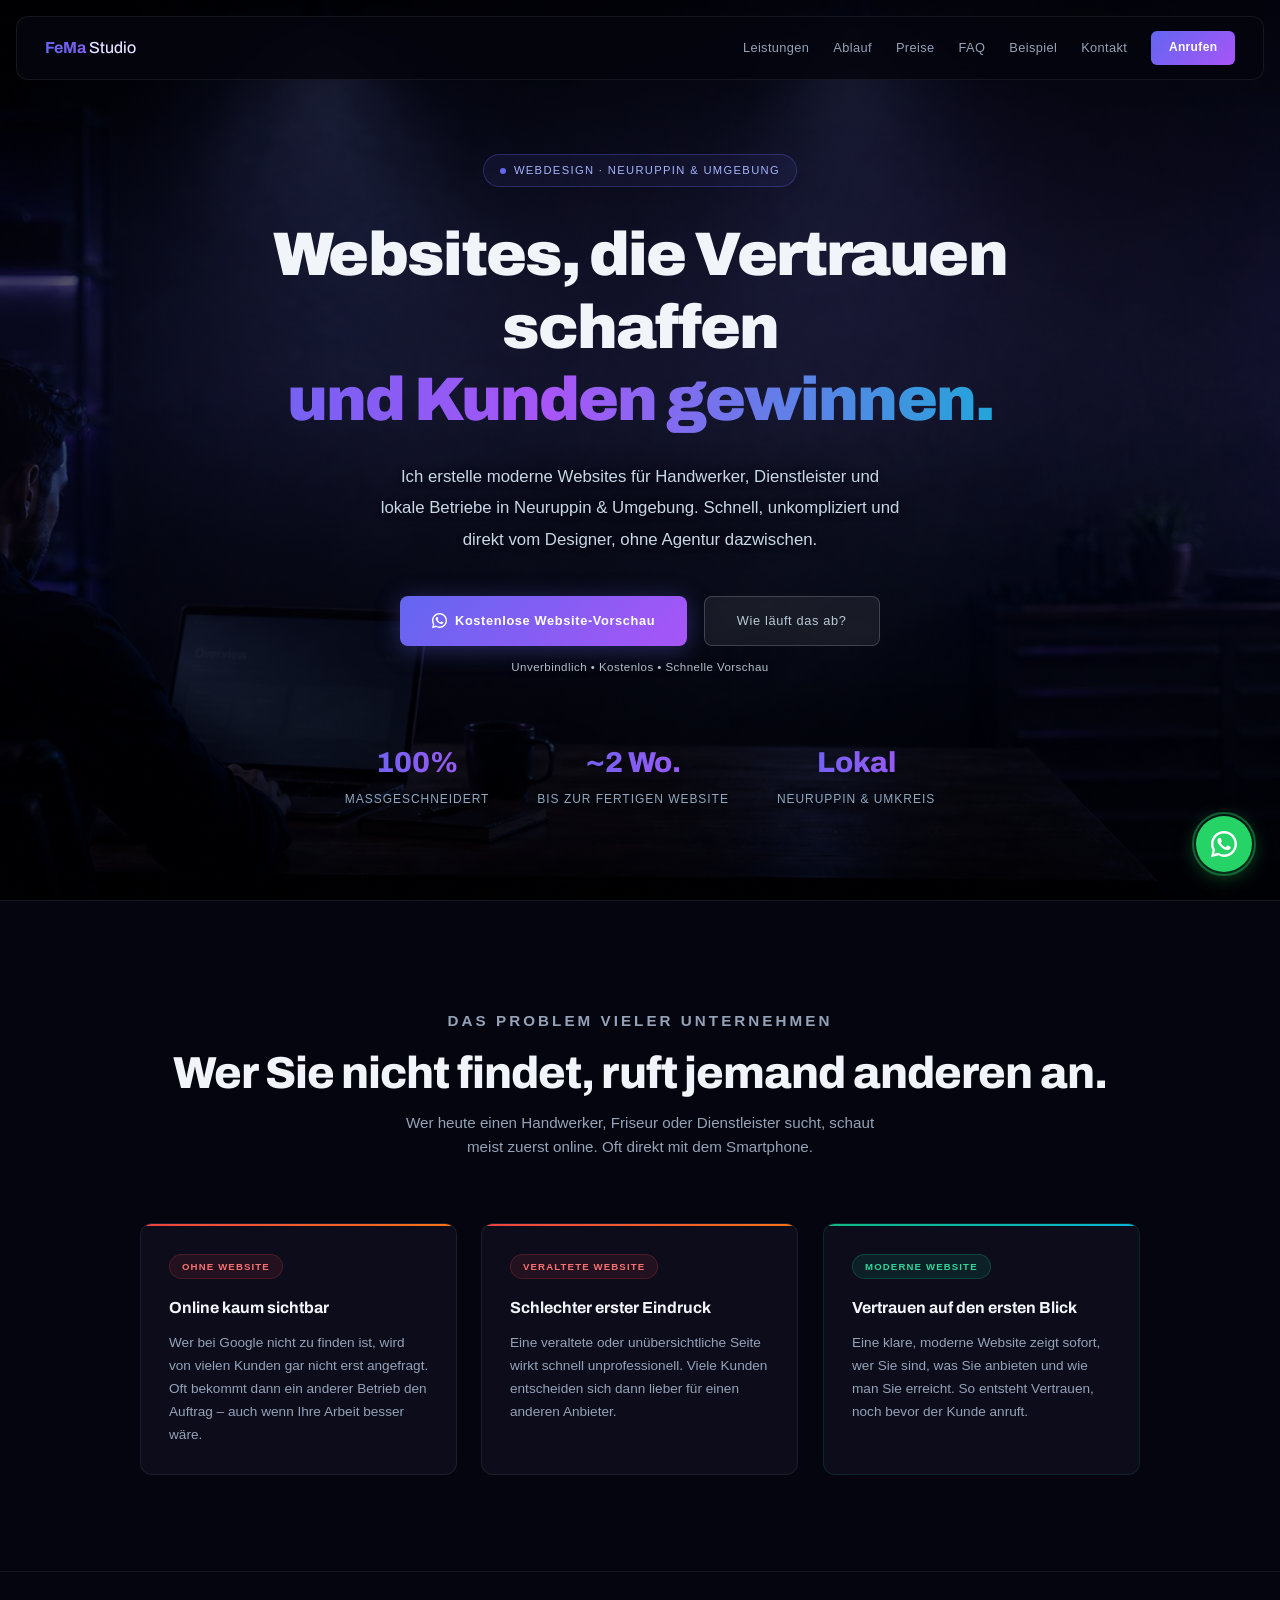
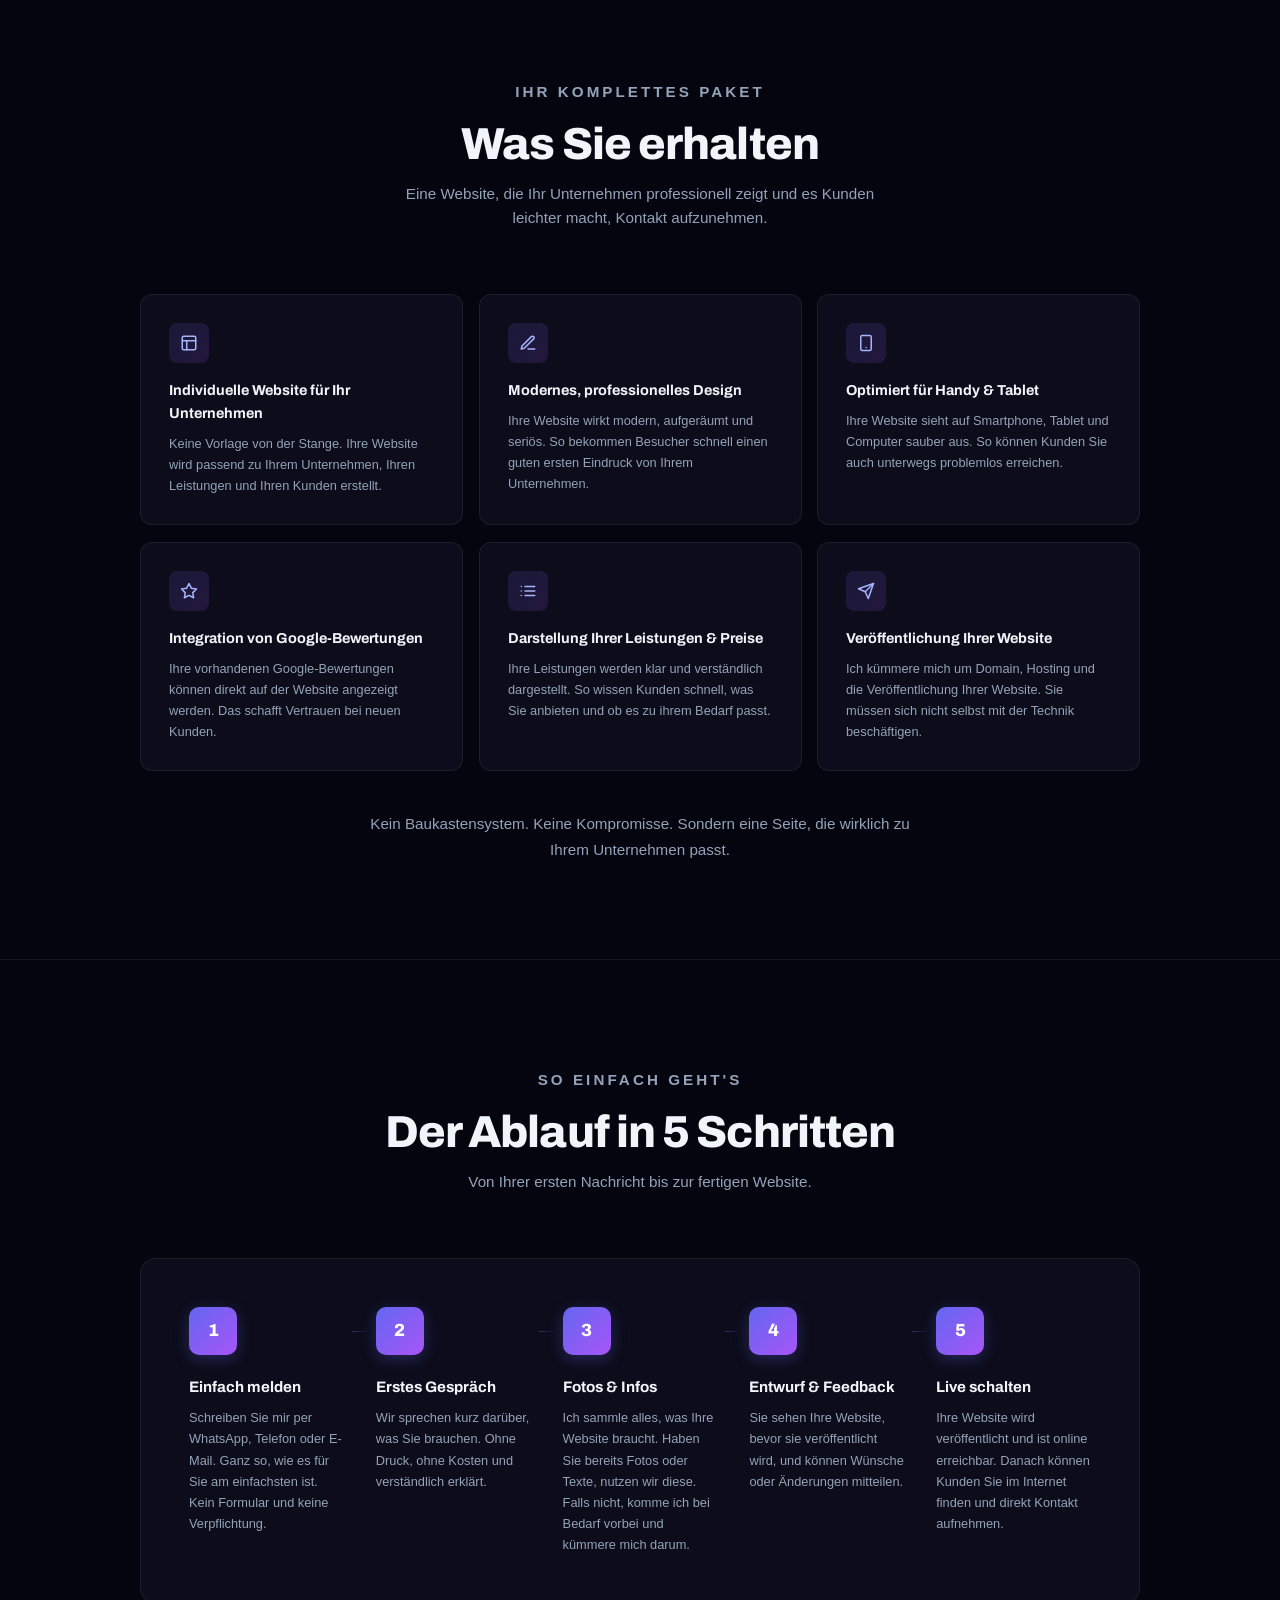
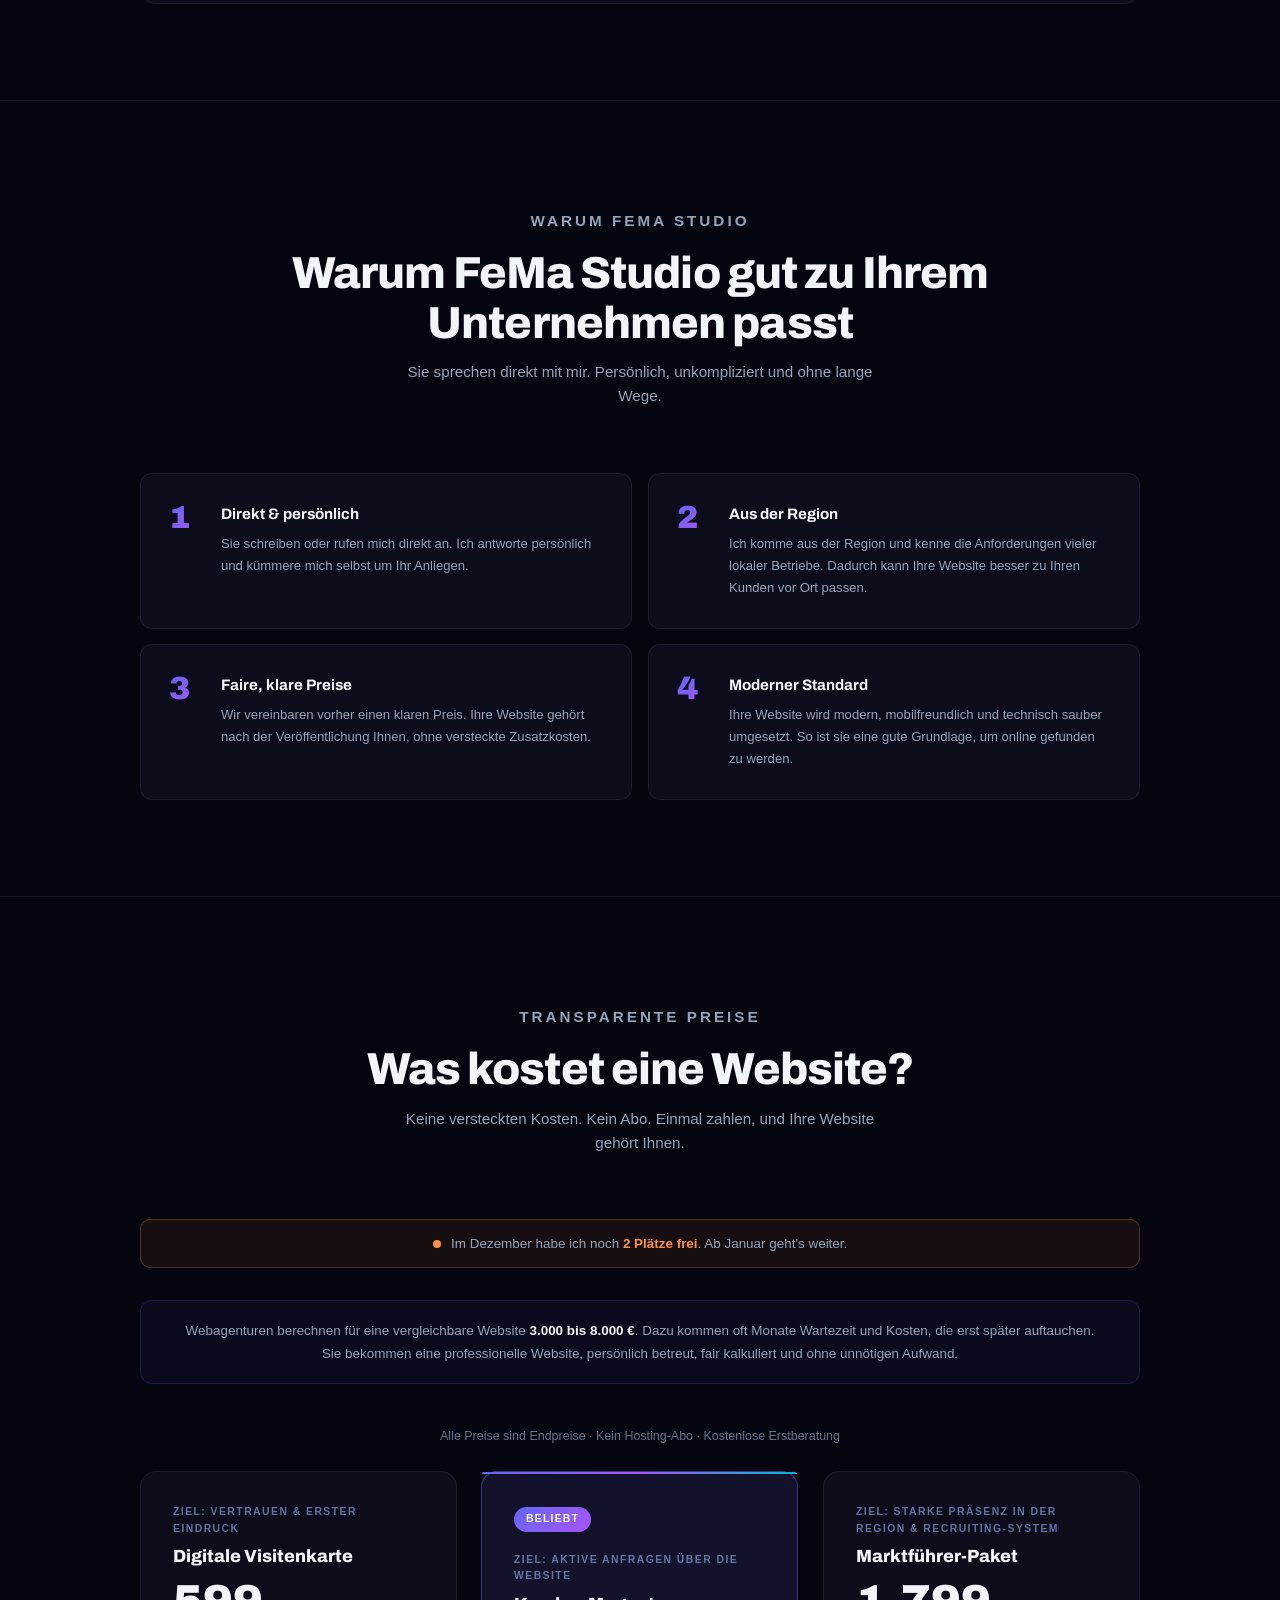
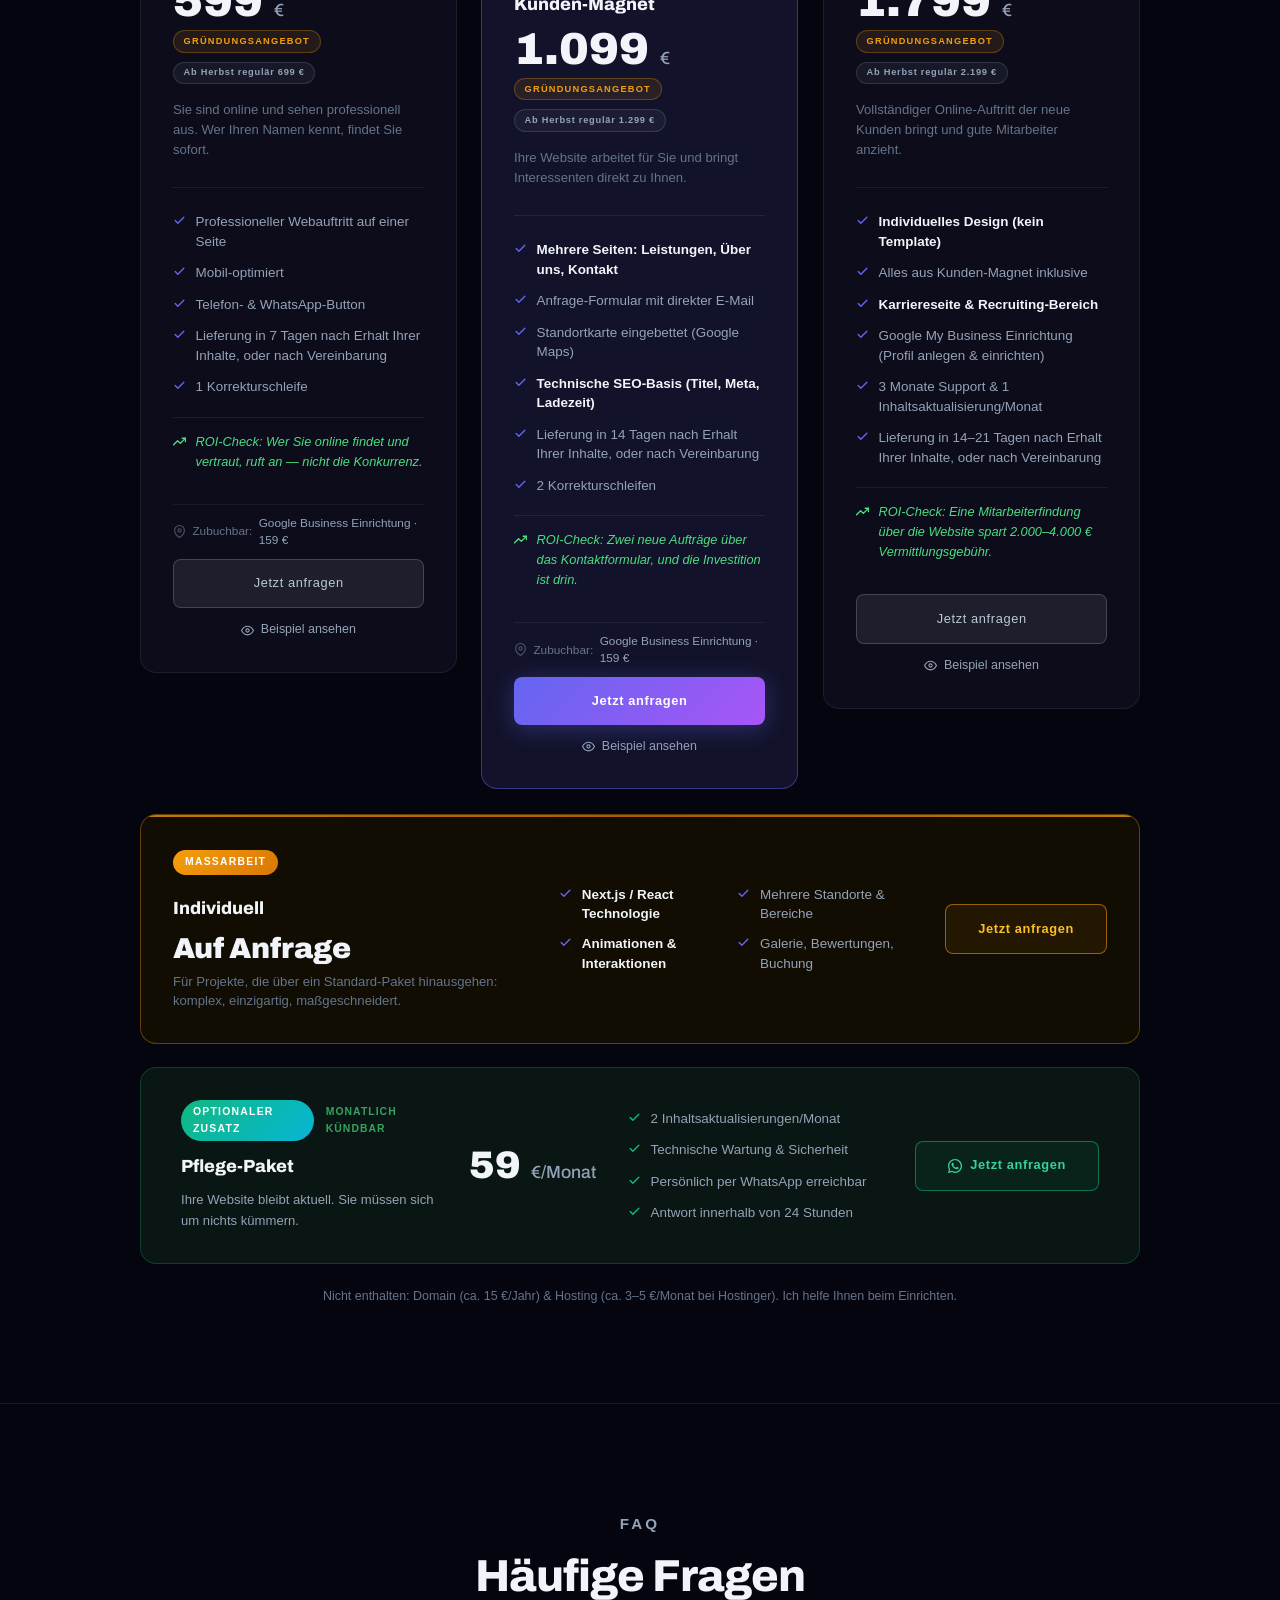
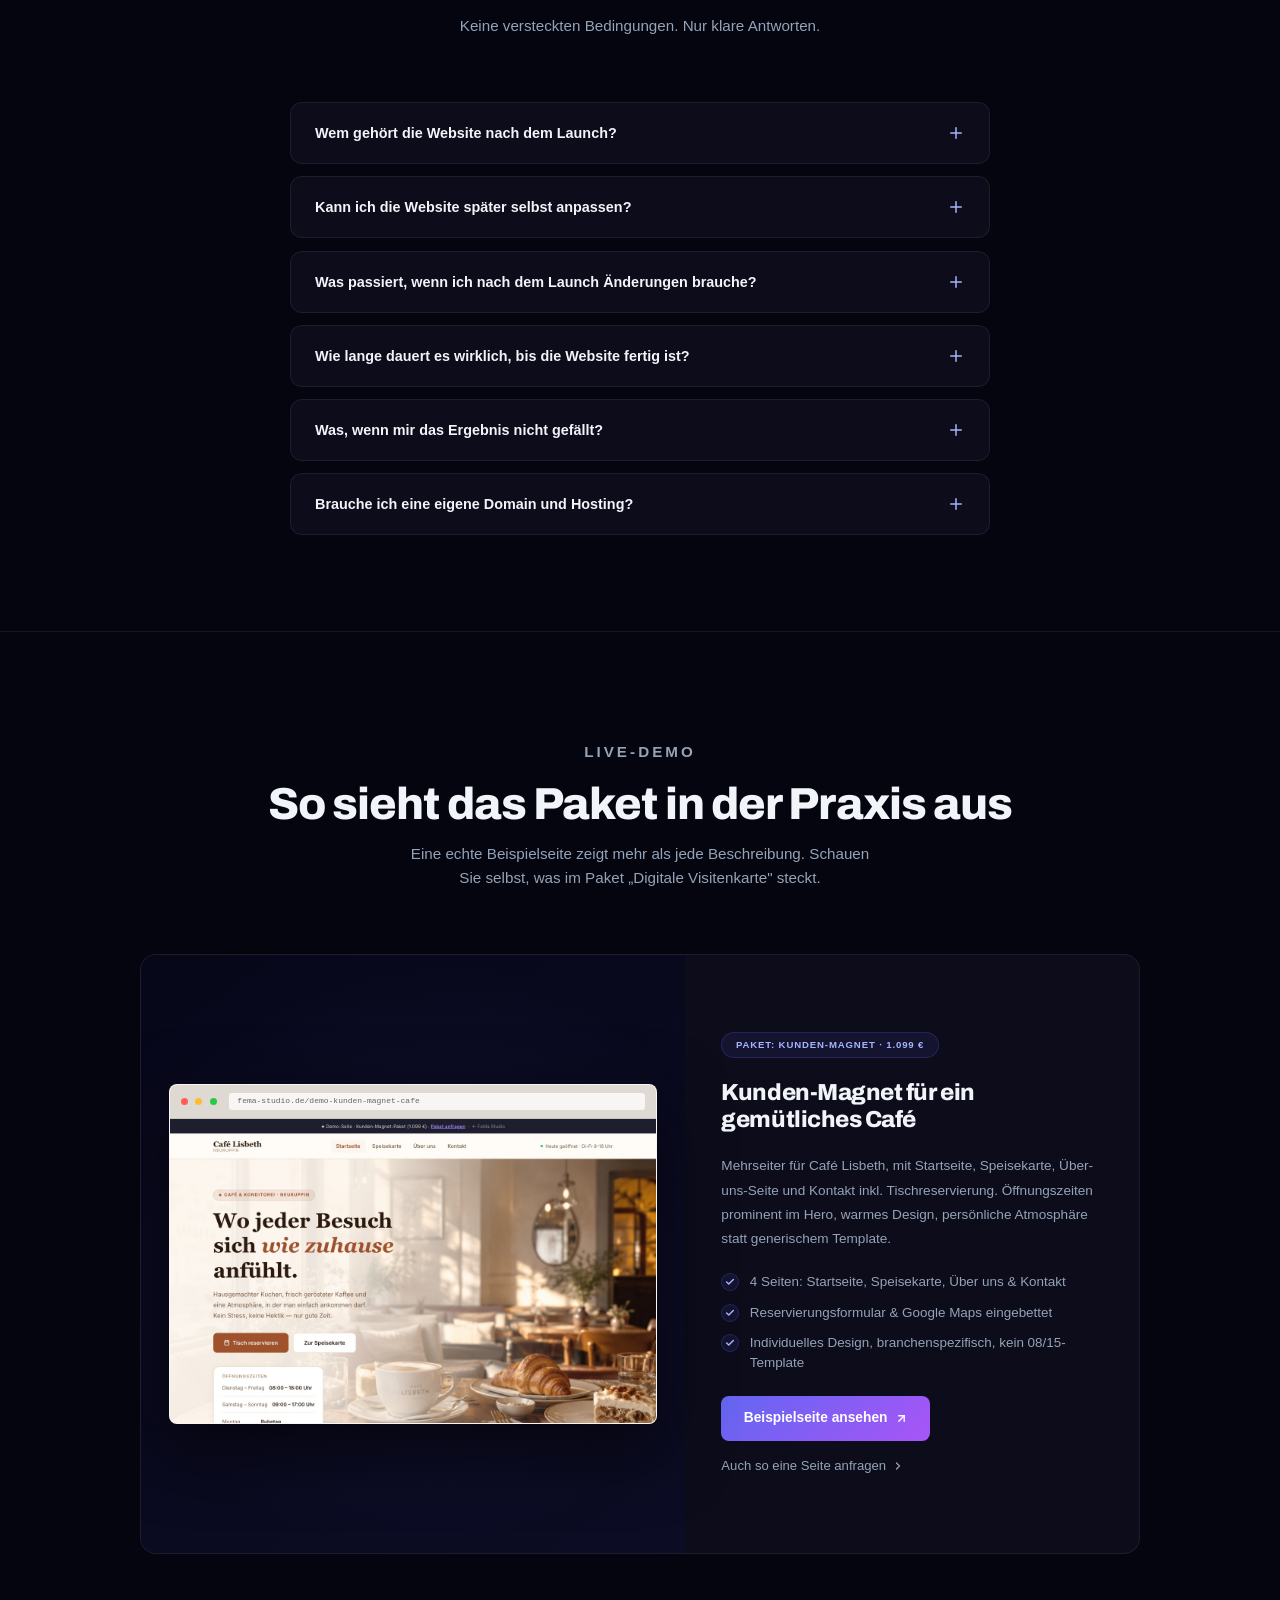
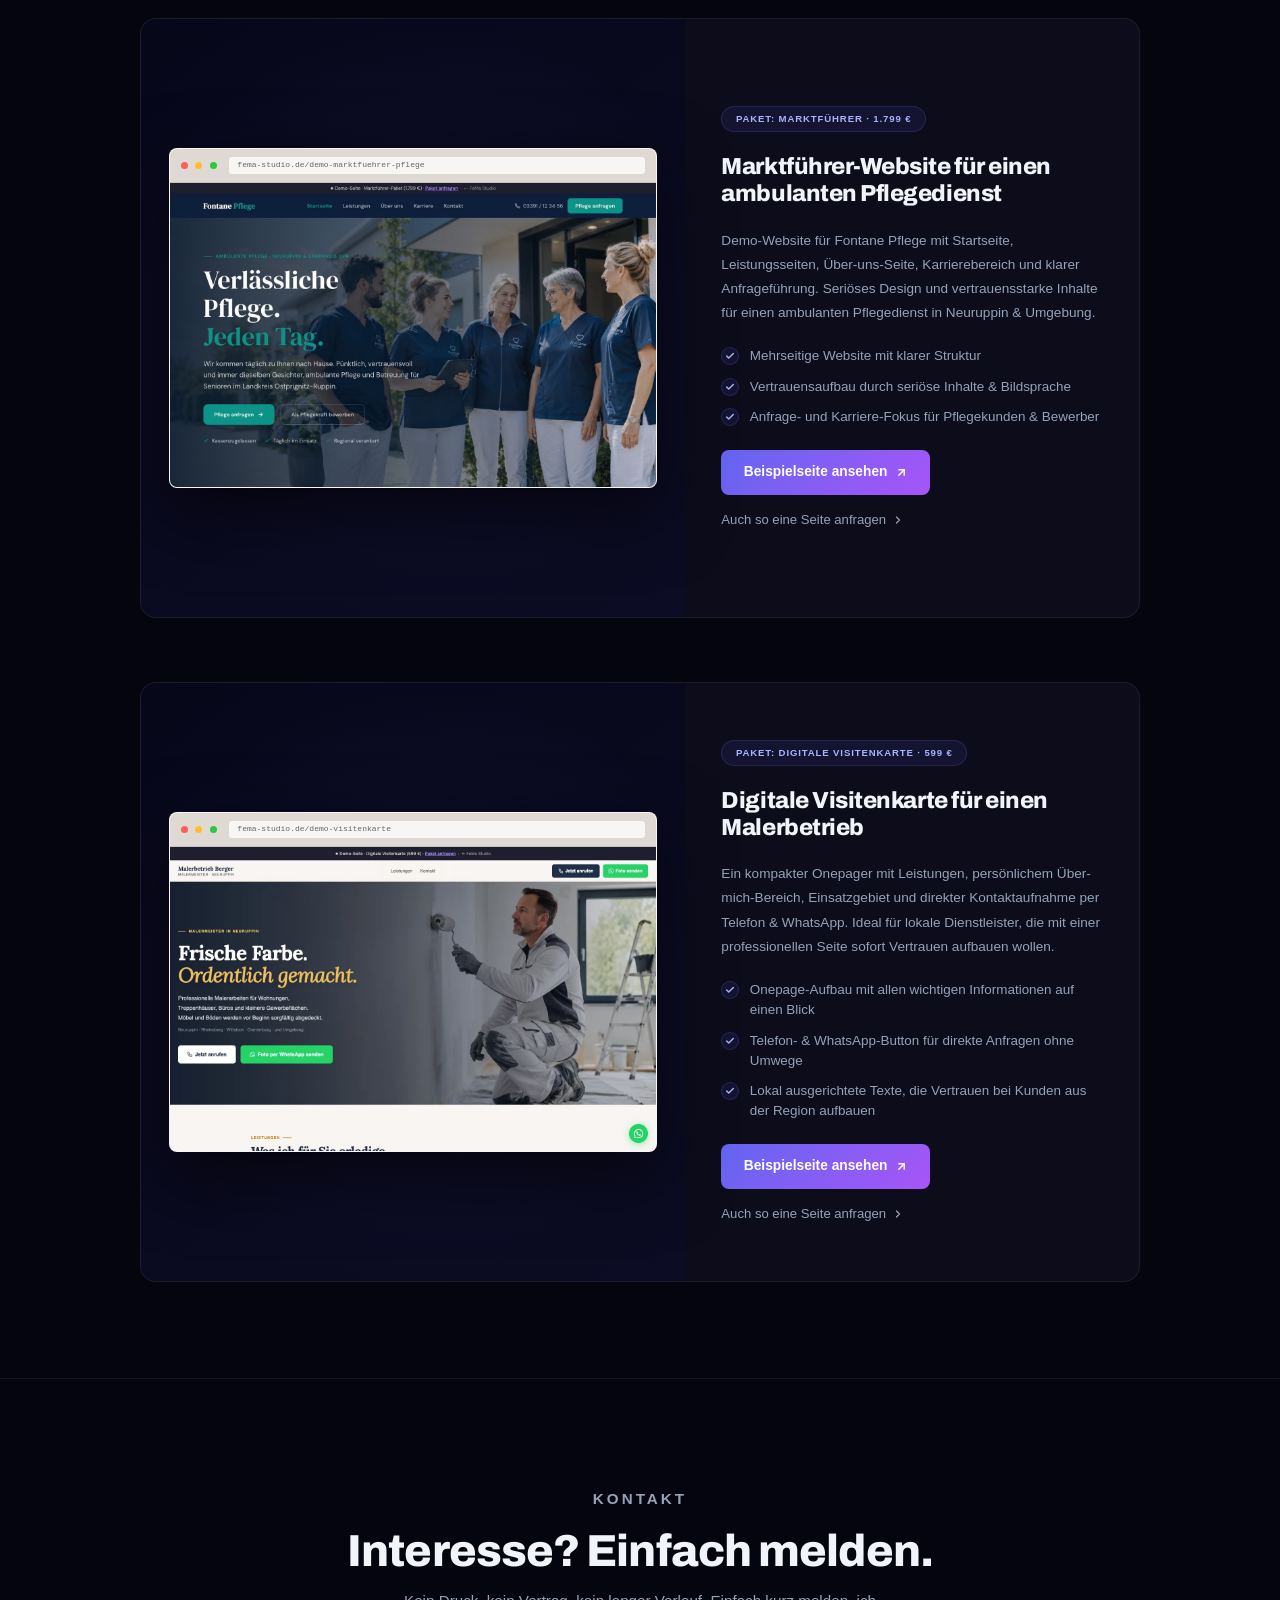
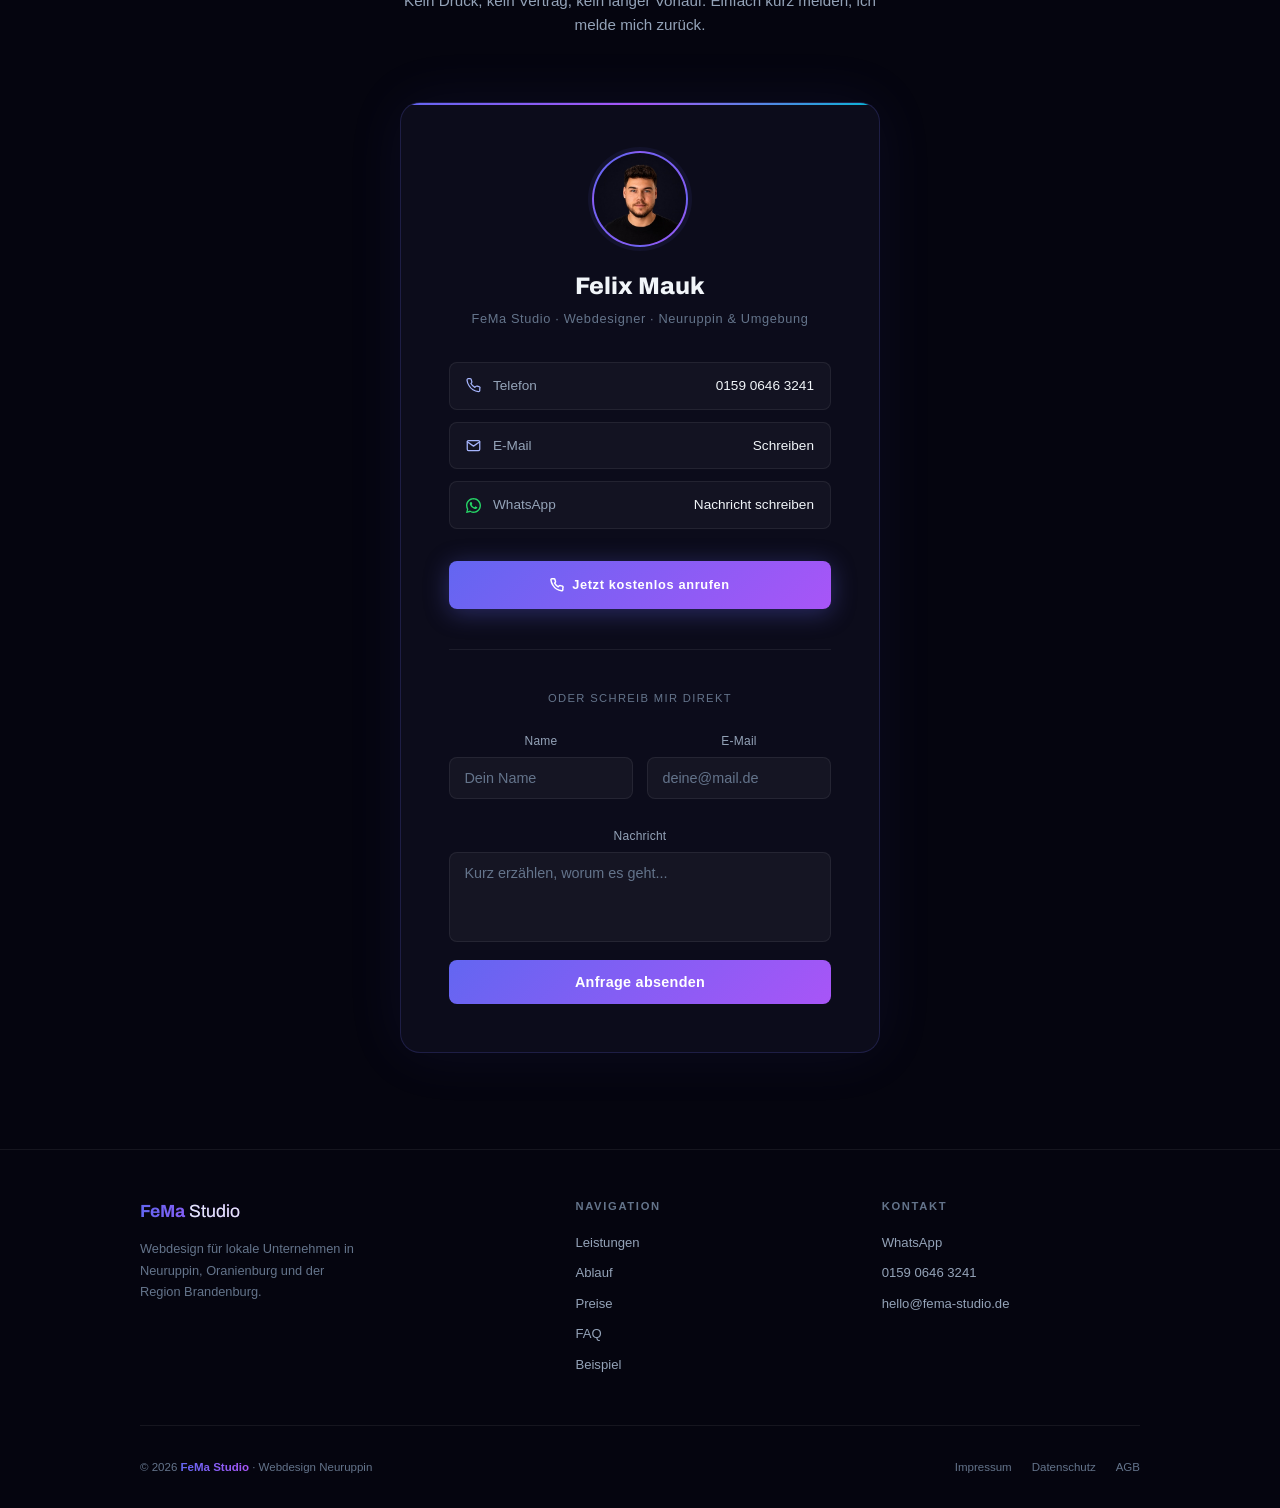
<file: index.html>
<!DOCTYPE html>
<html lang="de">
<head>
  <meta charset="UTF-8" />
  <meta name="viewport" content="width=device-width, initial-scale=1.0" />
  <title>FeMa Studio – Webdesign für lokale Unternehmen | Neuruppin & Umgebung</title>
  <meta name="description" content="FeMa Studio – Felix Mauk baut moderne Websites für lokale Unternehmen in Neuruppin, Oranienburg und Umgebung. Schnell, unkompliziert, auf den Punkt." />
  <meta name="author" content="Felix Mauk" />
  <meta name="robots" content="index, follow" />
  <link rel="canonical" href="https://fema-studio.de" />
  <meta name="google-site-verification" content="8AxY1SxL7U8nDIom0fSLh4VncG3PFsJeIlo54rgbhjQ" />
  <link rel="icon" href="favicon.png" type="image/png" sizes="32x32" />
  <link rel="icon" href="favicon.ico" sizes="any" />
  <link rel="apple-touch-icon" href="apple-touch-icon.png" />

  <!-- Twitter Card -->
  <meta name="twitter:card" content="summary_large_image" />
  <meta name="twitter:title" content="FeMa Studio – Webdesign für lokale Unternehmen" />
  <meta name="twitter:description" content="Moderne Websites für Unternehmen in Neuruppin & Umgebung. Direkt, unkompliziert und ohne Agentur-Aufwand." />
  <meta name="twitter:image" content="https://fema-studio.de/og-image.jpg" />

  <!-- Open Graph (WhatsApp, Instagram, Facebook Vorschau) -->
  <meta property="og:type" content="website" />
  <meta property="og:url" content="https://fema-studio.de" />
  <meta property="og:title" content="FeMa Studio – Webdesign für lokale Unternehmen" />
  <meta property="og:description" content="Moderne Websites für Unternehmen in Neuruppin & Umgebung. Direkt, unkompliziert und ohne Agentur-Aufwand." />
  <meta property="og:image" content="https://fema-studio.de/og-image.jpg" />
  <meta property="og:image:width" content="1200" />
  <meta property="og:image:height" content="630" />
  <meta property="og:image:type" content="image/jpeg" />
  <meta property="og:locale" content="de_DE" />
  <meta property="og:site_name" content="FeMa Studio" />

  <!-- Structured Data: LocalBusiness + Person -->
  <script type="application/ld+json">
  {
    "@context": "https://schema.org",
    "@graph": [
      {
        "@type": "LocalBusiness",
        "@id": "https://fema-studio.de/#business",
        "name": "FeMa Studio",
        "url": "https://fema-studio.de",
        "description": "Webdesign für lokale Unternehmen in Neuruppin, Oranienburg und der Region Brandenburg. Moderne, schnelle Websites ohne Agentur-Aufwand.",
        "telephone": "+4915906463241",
        "email": "hello@fema-studio.de",
        "priceRange": "€€",
        "image": "https://fema-studio.de/hero-bg.jpg",
        "address": {
          "@type": "PostalAddress",
          "addressLocality": "Neuruppin",
          "addressRegion": "Brandenburg",
          "addressCountry": "DE"
        },
        "areaServed": [
          { "@type": "City", "name": "Neuruppin" },
          { "@type": "City", "name": "Oranienburg" },
          { "@type": "AdministrativeArea", "name": "Brandenburg" }
        ],
        "serviceType": "Webdesign",
        "hasOfferCatalog": {
          "@type": "OfferCatalog",
          "name": "Webdesign-Leistungen",
          "itemListElement": [
            { "@type": "Offer", "itemOffered": { "@type": "Service", "name": "Website erstellen" } },
            { "@type": "Offer", "itemOffered": { "@type": "Service", "name": "Website überarbeiten" } },
            { "@type": "Offer", "itemOffered": { "@type": "Service", "name": "Lokales SEO" } }
          ]
        },
        "founder": { "@id": "https://fema-studio.de/#person" },
        "sameAs": [
          "https://github.com/fmgeschaeftlich96-bit"
        ]
      },
      {
        "@type": "Person",
        "@id": "https://fema-studio.de/#person",
        "name": "Felix Mauk",
        "jobTitle": "Webdesigner",
        "worksFor": { "@id": "https://fema-studio.de/#business" },
        "url": "https://fema-studio.de",
        "email": "hello@fema-studio.de",
        "telephone": "+4915906463241",
        "address": {
          "@type": "PostalAddress",
          "addressLocality": "Neuruppin",
          "addressRegion": "Brandenburg",
          "addressCountry": "DE"
        }
      },
      {
        "@type": "WebSite",
        "@id": "https://fema-studio.de/#website",
        "url": "https://fema-studio.de",
        "name": "FeMa Studio",
        "publisher": { "@id": "https://fema-studio.de/#business" },
        "inLanguage": "de-DE"
      }
    ]
  }
  </script>

  <link rel="preload" as="image" href="hero-bg.jpg" />
  <link rel="preconnect" href="https://fonts.bunny.net" />
  <link href="https://fonts.bunny.net/css?family=archivo:300,400,500,600,700,800,900|space-grotesk:300,400,500,600,700&display=swap" rel="stylesheet" />
  <style>
    *, *::before, *::after { box-sizing: border-box; margin: 0; padding: 0; }

    :root {
      --indigo: #6366f1;
      --violet: #a855f7;
      --cyan: #06b6d4;
      --pink: #ec4899;
      --bg: #05050f;
      --surface: rgba(13,13,26,0.9);
      --card: rgba(15,15,30,0.85);
      --border: rgba(255,255,255,0.07);
      --text: #f1f5f9;
      --muted: #64748b;
      --muted-light: #94a3b8;
    }

    html { scroll-behavior: smooth; }

    body {
      font-family: 'Space Grotesk', sans-serif;
      background: var(--bg);
      color: var(--text);
      line-height: 1.6;
      overscroll-behavior: none;
    }
    body::before {
      content: '';
      position: fixed;
      inset: 0;
      z-index: 0;
      background:
        radial-gradient(ellipse 70% 50% at 15% 25%, rgba(99,102,241,0.09), transparent 70%),
        radial-gradient(ellipse 55% 45% at 85% 65%, rgba(168,85,247,0.07), transparent 70%),
        radial-gradient(ellipse 40% 60% at 50% 90%, rgba(6,182,212,0.05), transparent 70%);
      pointer-events: none;
      overflow-x: hidden;
      will-change: transform;
    }
    @media (max-width: 768px) {
      body::before { position: absolute; }
    }

    h1, h2, h3 { font-family: 'Archivo', sans-serif; }

    /* BEAMS CANVAS BACKGROUND */
    #beams-canvas {
      position: fixed; inset: 0; z-index: 0; pointer-events: none;
      width: 100%; height: 100%;
      will-change: transform;
      transform: translateZ(0);
    }

    /* NAV */
    #mainNav {
      position: fixed; top: 1rem; left: 1rem; right: 1rem; z-index: 100;
      background: rgba(5,5,15,0.85);
      backdrop-filter: blur(16px);
      border: 1px solid var(--border);
      border-radius: 12px;
      padding: 0.875rem 1.75rem;
      display: flex; align-items: center; justify-content: space-between;
    }
    .nav-logo {
      font-family: 'Archivo', sans-serif;
      font-size: 1rem; font-weight: 700;
      background: linear-gradient(90deg, #6366f1, #a855f7);
      -webkit-background-clip: text; -webkit-text-fill-color: transparent;
      background-clip: text;
      text-decoration: none;
    }
    .nav-links { display: flex; gap: 1.5rem; align-items: center; }
    .nav-links a {
      color: var(--muted-light); font-size: 0.8rem; text-decoration: none;
      transition: color 0.25s; letter-spacing: 0.03em;
      position: relative;
    }
    .nav-links a:not(.nav-cta)::after {
      content: '';
      position: absolute;
      bottom: -3px; left: 0;
      width: 0; height: 1px;
      background: linear-gradient(90deg, #6366f1, #a855f7);
      transition: width 0.28s cubic-bezier(0.4,0,0.2,1);
    }
    .nav-links a:not(.nav-cta):hover { color: var(--text); }
    .nav-links a:not(.nav-cta):hover::after { width: 100%; }
    .nav-cta {
      background: linear-gradient(135deg, #6366f1, #a855f7);
      color: white !important;
      padding: 0.45rem 1.1rem;
      border-radius: 6px;
      font-weight: 600 !important;
      font-size: 0.75rem !important;
      letter-spacing: 0.05em;
      transition: opacity 0.2s, transform 0.2s, box-shadow 0.2s;
    }
    .nav-cta:hover { opacity: 0.88; transform: translateY(-1px); box-shadow: 0 4px 16px rgba(99,102,241,0.4); }

    /* HERO */
    .hero {
      position: relative; z-index: 1;
      min-height: 100vh;
      display: flex; flex-direction: column;
      align-items: center; justify-content: center;
      text-align: center;
      padding: 9rem 1.5rem 5rem;
      background: url('hero-bg.jpg') 75% 50% / cover no-repeat;
    }
    .hero::before {
      content: '';
      position: absolute; inset: 0; z-index: 0;
      background:
        linear-gradient(to bottom, rgba(0,0,0,0.72) 0%, rgba(0,0,0,0.55) 45%, rgba(0,0,0,0.82) 100%),
        radial-gradient(ellipse 80% 60% at 30% 40%, rgba(99,102,241,0.18) 0%, transparent 65%),
        radial-gradient(ellipse 60% 50% at 70% 30%, rgba(168,85,247,0.12) 0%, transparent 65%);
    }
    .hero > * { position: relative; z-index: 1; }
    .hero-badge {
      display: inline-flex; align-items: center; gap: 0.5rem;
      border: 1px solid rgba(99,102,241,0.3);
      background: rgba(99,102,241,0.08);
      color: #a5b4fc;
      font-size: 0.7rem; letter-spacing: 0.12em; text-transform: uppercase;
      padding: 0.4rem 1rem; border-radius: 100px;
      margin-bottom: 2rem;
    }
    .hero-badge span { width: 6px; height: 6px; background: #6366f1; border-radius: 50%; animation: pulse 2s infinite; }
    @keyframes pulse { 0%,100%{opacity:1;} 50%{opacity:0.3;} }

    .hero h1 {
      font-size: clamp(2.5rem, 4.8vw, 4.3rem);
      font-weight: 900;
      line-height: 1.18;
      letter-spacing: -0.03em;
      margin-bottom: 1.5rem;
      max-width: 900px;
    }
    .hero h1 .line1 { color: var(--text); display: block; }
    .hero h1 .line2 {
      display: block;
      background: linear-gradient(90deg, #6366f1 0%, #a855f7 40%, #06b6d4 100%);
      -webkit-background-clip: text; -webkit-text-fill-color: transparent;
      background-clip: text;
    }
    .hero-sub {
      color: #c8d8e8; font-size: 1.05rem; max-width: 520px;
      margin: 0 auto 2.5rem; line-height: 1.9; font-weight: 400;
      text-shadow: 0 1px 6px rgba(0,0,0,0.55);
      position: relative; z-index: 1;
    }
    .hero-sub::before {
      content: '';
      position: absolute;
      inset: -1.75rem -3rem;
      background: radial-gradient(ellipse at center, rgba(5,5,15,0.52) 0%, transparent 68%);
      z-index: -1;
      pointer-events: none;
    }
    .btn-group { display: flex; gap: 1rem; flex-wrap: wrap; justify-content: center; }
    .btn-primary {
      display: inline-flex; align-items: center; gap: 0.5rem;
      background: linear-gradient(135deg, #6366f1, #a855f7);
      color: white; font-size: 0.8rem; font-weight: 600;
      letter-spacing: 0.05em; padding: 0.85rem 2rem;
      border-radius: 8px; text-decoration: none;
      transition: transform 0.22s cubic-bezier(0.4,0,0.2,1); cursor: pointer;
      box-shadow: 0 4px 24px rgba(99,102,241,0.35);
      position: relative; overflow: hidden;
      will-change: transform;
    }
    .btn-primary::after {
      content: '';
      position: absolute;
      top: 0; left: -120%;
      width: 55%; height: 100%;
      background: linear-gradient(90deg, transparent, rgba(255,255,255,0.22), transparent);
      transform: skewX(-18deg);
      transition: left 0.55s cubic-bezier(0.4,0,0.2,1);
    }
    .btn-primary:hover { transform: translateY(-2px); }
    .btn-primary:hover::after { left: 160%; }
    .btn-secondary {
      display: inline-flex; align-items: center; gap: 0.5rem;
      border: 1px solid rgba(255,255,255,0.18);
      background: rgba(255,255,255,0.07);
      color: #b8ccd8; font-size: 0.8rem; font-weight: 500;
      letter-spacing: 0.05em; padding: 0.85rem 2rem;
      border-radius: 8px; text-decoration: none;
      transition: border-color 0.22s, color 0.22s, background 0.22s, box-shadow 0.22s;
      backdrop-filter: blur(4px);
    }
    .btn-secondary:hover { border-color: rgba(99,102,241,0.5); color: var(--text); background: rgba(99,102,241,0.1); box-shadow: 0 2px 16px rgba(99,102,241,0.12); }

    .btn-gold {
      display: inline-flex; align-items: center; gap: 0.5rem;
      background: rgba(245,158,11,0.08);
      border: 1px solid rgba(245,158,11,0.55);
      color: #fbbf24; font-size: 0.8rem; font-weight: 600;
      letter-spacing: 0.05em; padding: 0.85rem 2rem;
      border-radius: 8px; text-decoration: none;
      transition: background 0.22s, border-color 0.22s, box-shadow 0.22s, transform 0.22s;
      cursor: pointer; white-space: nowrap;
      box-shadow: 0 0 0 rgba(245,158,11,0);
    }
    .btn-gold:hover {
      background: rgba(245,158,11,0.16);
      border-color: rgba(245,158,11,0.9);
      box-shadow: 0 4px 20px rgba(245,158,11,0.25);
      transform: translateY(-2px);
      color: #fcd34d;
    }
    .btn-gold:active { transform: translateY(0); }

    .btn-green {
      display: inline-flex; align-items: center; gap: 0.5rem;
      background: rgba(16,185,129,0.08);
      border: 1px solid rgba(16,185,129,0.55);
      color: #34d399; font-size: 0.8rem; font-weight: 600;
      letter-spacing: 0.05em; padding: 0.85rem 2rem;
      border-radius: 8px; text-decoration: none;
      transition: background 0.22s, border-color 0.22s, box-shadow 0.22s, transform 0.22s;
      cursor: pointer; white-space: nowrap;
      box-shadow: 0 0 0 rgba(16,185,129,0);
    }
    .btn-green:hover {
      background: rgba(16,185,129,0.16);
      border-color: rgba(16,185,129,0.9);
      box-shadow: 0 4px 20px rgba(16,185,129,0.25);
      transform: translateY(-2px);
      color: #6ee7b7;
    }
    .btn-green:active { transform: translateY(0); }

    /* WHATSAPP FLOAT */
    .wa-float {
      position: fixed; bottom: 1.75rem; right: 1.75rem; z-index: 200;
      width: 56px; height: 56px;
      background: #25D366; border-radius: 50%;
      display: flex; align-items: center; justify-content: center;
      box-shadow: 0 4px 20px rgba(37,211,102,0.4);
      text-decoration: none;
      transition: transform 0.2s, box-shadow 0.2s; cursor: pointer;
    }
    .wa-float:hover { transform: scale(1.08); box-shadow: 0 6px 28px rgba(37,211,102,0.55); }
    .wa-float::before {
      content: ''; position: absolute; inset: -4px; border-radius: 50%;
      border: 2px solid rgba(37,211,102,0.4);
      animation: wa-pulse 2s ease-out infinite;
    }
    @keyframes wa-pulse { 0% { transform: scale(1); opacity: 1; } 100% { transform: scale(1.5); opacity: 0; } }
    .wa-tooltip {
      position: absolute; right: calc(100% + 12px); top: 50%; transform: translateY(-50%);
      background: rgba(15,15,30,0.95); border: 1px solid rgba(255,255,255,0.08);
      color: #f1f5f9; font-size: 0.72rem; font-weight: 500;
      white-space: nowrap; padding: 0.4rem 0.75rem; border-radius: 6px;
      opacity: 0; pointer-events: none; transition: opacity 0.2s;
    }
    .wa-float:hover .wa-tooltip { opacity: 1; }

    /* HERO STATS */
    .hero-stats {
      display: flex; gap: 3rem; margin-top: 4rem;
      flex-wrap: wrap; justify-content: center;
    }
    .stat { text-align: center; }
    .stat-num {
      font-family: 'Archivo', sans-serif;
      font-size: 1.8rem; font-weight: 800;
      background: linear-gradient(90deg, #6366f1, #a855f7);
      -webkit-background-clip: text; -webkit-text-fill-color: transparent; background-clip: text;
    }
    .stat-label { font-size: 0.75rem; color: #8fa8c0; font-weight: 500; letter-spacing: 0.08em; text-transform: uppercase; margin-top: 0.25rem; text-shadow: 0 1px 4px rgba(0,0,0,0.45); }

    /* SECTIONS */
    section { position: relative; z-index: 1; padding: 6rem 1.5rem; }
    .container { max-width: 1000px; margin: 0 auto; }
    .section-header { text-align: center; margin-bottom: 4rem; }
    .label-tag {
      display: inline-block;
      font-size: 0.65rem; letter-spacing: 0.2em; text-transform: uppercase;
      color: #a5b4fc; margin-bottom: 1rem;
      font-weight: 600;
    }
    .section-header h2 {
      font-size: clamp(1.8rem, 4vw, 2.8rem);
      font-weight: 800; color: var(--text);
      letter-spacing: -0.02em; line-height: 1.1;
    }
    .section-header p { color: var(--muted-light); font-size: 0.95rem; margin-top: 0.75rem; max-width: 480px; margin-left: auto; margin-right: auto; }

    /* PROBLEM */
    .problem-grid { display: grid; grid-template-columns: repeat(auto-fit, minmax(260px, 1fr)); gap: 1.5rem; }
    .problem-card {
      border-radius: 12px; padding: 1.75rem;
      position: relative; overflow: hidden;
      border: 1px solid var(--border);
      background: var(--card);
      transition: border-color 0.3s;
    }
    .problem-card:hover { border-color: rgba(99,102,241,0.2); }
    .problem-card::before {
      content: ''; position: absolute; top: 0; left: 0; right: 0; height: 2px;
    }
    .problem-card.bad::before { background: linear-gradient(90deg, #ef4444, #f97316); }
    .problem-card.good::before { background: linear-gradient(90deg, #10b981, #06b6d4); }
    .badge {
      display: inline-flex; align-items: center; gap: 0.4rem;
      font-size: 0.6rem; letter-spacing: 0.12em; text-transform: uppercase;
      padding: 0.25rem 0.75rem; border-radius: 100px; margin-bottom: 1rem;
      font-weight: 700;
    }
    .badge-bad { background: rgba(239,68,68,0.1); color: #f87171; border: 1px solid rgba(239,68,68,0.2); }
    .badge-good { background: rgba(16,185,129,0.12); color: #34d399; border: 1px solid rgba(16,185,129,0.25); }
    .problem-card.good { border-color: rgba(16,185,129,0.15); }
    .problem-card.good:hover { border-color: rgba(16,185,129,0.35); }
    .problem-card h3 { font-size: 1rem; font-weight: 700; margin-bottom: 0.6rem; color: var(--text); }
    .problem-card p { font-size: 0.85rem; color: var(--muted-light); line-height: 1.7; }

    /* FEATURES — BENTO GRID */
    .bento { display: grid; grid-template-columns: repeat(3, 1fr); grid-template-rows: auto; gap: 1rem; }
    @media (max-width: 768px) { .bento { grid-template-columns: 1fr 1fr; } }
    @media (max-width: 480px) { .bento { grid-template-columns: 1fr; } }

    .bento-card {
      background: var(--card);
      border: 1px solid var(--border);
      border-radius: 12px;
      padding: 1.75rem;
      position: relative; overflow: hidden;
      transition: border-color 0.3s, transform 0.35s cubic-bezier(0.4,0,0.2,1);
      cursor: default;
      will-change: transform;
    }
    .bento-card:hover {
      border-color: rgba(99,102,241,0.35);
      transform: translateY(-5px);
    }
    .bento-card .icon-wrap {
      width: 40px; height: 40px; border-radius: 8px;
      background: linear-gradient(135deg, rgba(99,102,241,0.15), rgba(168,85,247,0.15));
      display: flex; align-items: center; justify-content: center;
      margin-bottom: 1rem; color: #a5b4fc;
      transition: transform 0.3s cubic-bezier(0.4,0,0.2,1), background 0.3s;
    }
    .bento-card:hover .icon-wrap {
      transform: scale(1.12);
      background: linear-gradient(135deg, rgba(99,102,241,0.28), rgba(168,85,247,0.28));
    }
    .bento-card h3 { font-size: 0.9rem; font-weight: 700; color: var(--text); margin-bottom: 0.5rem; }
    .bento-card p { font-size: 0.8rem; color: var(--muted-light); line-height: 1.65; }
    .bento-card .glow {
      position: absolute; inset: -1px; border-radius: 12px;
      background: linear-gradient(135deg, rgba(99,102,241,0.12), rgba(168,85,247,0.08));
      box-shadow: 0 16px 48px rgba(99,102,241,0.12);
      opacity: 0; transition: opacity 0.35s; z-index: -1;
    }
    .bento-card:hover .glow { opacity: 1; }

    /* STEPS */
    .steps-wrap { background: var(--card); border: 1px solid var(--border); border-radius: 16px; padding: 3rem; }
    .steps { display: grid; grid-template-columns: repeat(5, 1fr); gap: 2rem; }
    @media (max-width: 900px) { .steps { grid-template-columns: repeat(3, 1fr); } }
    @media (max-width: 600px) { .steps { grid-template-columns: repeat(2, 1fr); } }
    .step { position: relative; }
    .step:not(:last-child)::after {
      content: '';
      position: absolute; top: 24px; left: calc(100% + 0.5rem); right: -1.5rem;
      height: 1px;
      background: linear-gradient(90deg, rgba(99,102,241,0.4), transparent);
    }
    @media (max-width: 640px) { .step:not(:last-child)::after { display: none; } }
    .step-num {
      width: 48px; height: 48px; border-radius: 10px;
      background: linear-gradient(135deg, #6366f1, #a855f7);
      display: flex; align-items: center; justify-content: center;
      font-family: 'Archivo', sans-serif; font-size: 1.1rem; font-weight: 800;
      color: white; margin-bottom: 1.25rem;
      box-shadow: 0 4px 16px rgba(99,102,241,0.3);
    }
    .step h3 { font-size: 0.95rem; font-weight: 700; color: var(--text); margin-bottom: 0.5rem; }
    .step p { font-size: 0.8rem; color: var(--muted-light); line-height: 1.65; }

    /* REFERENZ */
    .referenz-card {
      border-radius: 16px; overflow: hidden;
      border: 1px solid var(--border);
      display: grid; grid-template-columns: 3fr 2fr;
      background: var(--card);
    }
    @media (max-width: 640px) { .referenz-card { grid-template-columns: 1fr; } }
    .referenz-visual {
      background: linear-gradient(135deg, #08081a, #0d0d20);
      min-height: 320px;
      display: flex; align-items: center; justify-content: center;
      padding: 1.5rem; position: relative; overflow: hidden;
    }
    .referenz-visual::before {
      content: '';
      position: absolute; inset: 0;
      background: radial-gradient(ellipse 80% 60% at 50% 50%, rgba(99,102,241,0.12), transparent);
    }
    .browser-mockup {
      width: 100%; position: relative; z-index: 1;
      background: #0a0a18; border: 1px solid rgba(255,255,255,0.08);
      border-radius: 8px; overflow: hidden;
      box-shadow: 0 20px 60px rgba(0,0,0,0.5);
    }
    .browser-bar {
      background: #111125; padding: 0.6rem 0.75rem;
      display: flex; align-items: center; gap: 0.5rem;
      border-bottom: 1px solid rgba(255,255,255,0.05);
    }
    .browser-dot { width: 7px; height: 7px; border-radius: 50%; }
    .browser-dot:nth-child(1) { background: #ff5f57; }
    .browser-dot:nth-child(2) { background: #ffbd2e; }
    .browser-dot:nth-child(3) { background: #28ca41; }
    .browser-url {
      flex: 1; background: rgba(255,255,255,0.05); border-radius: 4px;
      padding: 0.2rem 0.6rem; font-size: 0.6rem; color: var(--muted);
      margin-left: 0.5rem; font-family: monospace;
    }
    .browser-body { padding: 0; overflow: hidden; }
    .browser-preview-img { width: 100%; height: auto; display: block; }

    .referenz-info { padding: 2.5rem; display: flex; flex-direction: column; justify-content: center; gap: 1.25rem; }
    .referenz-info h3 { font-size: 1.6rem; font-weight: 800; letter-spacing: -0.02em; }
    .referenz-info p { font-size: 0.85rem; color: var(--muted-light); line-height: 1.7; }
    .tag-list { display: flex; flex-wrap: wrap; gap: 0.5rem; }
    .tag {
      font-size: 0.65rem; letter-spacing: 0.08em; text-transform: uppercase;
      border: 1px solid var(--border); color: var(--muted-light);
      padding: 0.2rem 0.7rem; border-radius: 100px;
    }
    .referenz-link {
      display: inline-flex; align-items: center; gap: 0.5rem;
      color: #a5b4fc; font-size: 0.8rem; text-decoration: none; font-weight: 500;
      transition: gap 0.2s, color 0.2s;
    }
    .referenz-link:hover { gap: 0.8rem; color: white; }

    /* DEMO CARD */
    .demo-block {
      display: grid;
      grid-template-columns: 1.2fr 1fr;
      border: 1px solid var(--border);
      border-radius: 16px;
      overflow: hidden;
      background: var(--card);
      transition: border-color 0.3s;
      min-height: 600px;
    }
    .demo-block:hover { border-color: rgba(99,102,241,0.22); }
    .demo-block--mb { margin-bottom: 4rem; }
    @media (max-width: 760px) {
      .demo-block { grid-template-columns: 1fr; min-height: 0; }
      .demo-block--mb { margin-bottom: 2.5rem; }
    }

    .demo-visual-col {
      background: linear-gradient(145deg, #07071a, #0c0c24);
      padding: 1.75rem 1.75rem;
      display: flex;
      align-items: center;
      justify-content: center;
      position: relative;
      min-height: 440px;
      text-decoration: none;
      cursor: pointer;
    }
    .demo-visual-col::before {
      content: '';
      position: absolute; inset: 0;
      background: radial-gradient(ellipse 60% 50% at 50% 50%, rgba(99,102,241,0.08), transparent);
    }

    .browser-mockup-demo {
      width: 100%; position: relative; z-index: 1;
      background: #f8f5f1; border-radius: 8px; overflow: hidden;
      border: 1px solid rgba(255,255,255,0.1);
      box-shadow: 0 24px 70px rgba(0,0,0,0.65);
    }
    .browser-bar-demo {
      background: #dedad3; padding: 0.48rem 0.7rem;
      display: flex; align-items: center; gap: 0.45rem;
      border-bottom: 1px solid rgba(0,0,0,0.1);
    }
    .browser-url-demo {
      flex: 1; background: rgba(255,255,255,0.75); border-radius: 3px;
      padding: 0.16rem 0.5rem; font-size: 0.5rem; color: #666;
      margin-left: 0.35rem; font-family: monospace; letter-spacing: 0;
    }

    .demo-screenshot-img {
      width: 100%; height: auto; display: block;
      aspect-ratio: 16/10;
      object-fit: cover;
      object-position: top;
    }

    .demo-info-col {
      padding: 2.75rem 2.25rem;
      display: flex; flex-direction: column;
      justify-content: center; gap: 1.3rem;
    }

    .demo-paket-badge {
      display: inline-flex; align-items: center; gap: 0.35rem;
      font-size: 0.6rem; letter-spacing: 0.09em; text-transform: uppercase;
      font-weight: 700; padding: 0.28rem 0.85rem; border-radius: 100px;
      background: rgba(99,102,241,0.1); border: 1px solid rgba(99,102,241,0.2);
      color: #a5b4fc; width: fit-content;
    }

    .demo-title {
      font-size: 1.45rem; font-weight: 800;
      letter-spacing: -0.02em; line-height: 1.18; color: var(--text);
    }

    .demo-desc {
      font-size: 0.85rem; color: var(--muted-light); line-height: 1.78;
    }

    .demo-benefits {
      list-style: none; display: flex; flex-direction: column; gap: 0.65rem;
    }
    .demo-benefits li {
      display: flex; align-items: flex-start; gap: 0.65rem;
      font-size: 0.84rem; color: var(--muted-light); line-height: 1.5;
    }
    .demo-check {
      width: 18px; height: 18px; flex-shrink: 0; margin-top: 1px;
      background: rgba(99,102,241,0.1); border: 1px solid rgba(99,102,241,0.22);
      border-radius: 50%; display: flex; align-items: center; justify-content: center;
      color: #a5b4fc;
    }

    .demo-actions {
      display: flex; flex-wrap: wrap; align-items: center; gap: 0.9rem;
      margin-top: 0.1rem;
    }
    .demo-btn-primary {
      display: inline-flex; align-items: center; gap: 0.45rem;
      background: linear-gradient(135deg, #6366f1, #a855f7);
      color: #fff; text-decoration: none;
      padding: 0.72rem 1.4rem; border-radius: 8px;
      font-size: 0.86rem; font-weight: 700;
      transition: opacity 0.2s, transform 0.15s;
    }
    .demo-btn-primary:hover { opacity: 0.88; transform: translateY(-1px); }
    .demo-btn-secondary {
      display: inline-flex; align-items: center; gap: 0.4rem;
      color: var(--muted-light); text-decoration: none;
      font-size: 0.82rem; font-weight: 500;
      transition: color 0.2s;
    }
    .demo-btn-secondary:hover { color: var(--text); }
    @media (max-width: 760px) {
      .demo-visual-col { min-height: 0; padding: 0.85rem 1.1rem 0.6rem; }
      .demo-info-col { padding: 1.5rem 1.25rem; gap: 0.85rem; justify-content: flex-start; }
      .demo-benefits { display: none; }
    }
    @media (max-width: 480px) {
      .demo-visual-col { padding: 0.7rem 0.9rem 0.5rem; }
      .demo-info-col { padding: 1.25rem 1.1rem; gap: 0.75rem; }
      .demo-title { font-size: 1.2rem; }
      .demo-btn-primary { width: 100%; justify-content: center; }
    }

    /* KONTAKT */
    .kontakt-wrap { display: flex; justify-content: center; }
    .kontakt-card {
      background: var(--card);
      border: 1px solid rgba(99,102,241,0.2);
      border-radius: 20px;
      padding: 3rem;
      text-align: center;
      max-width: 480px; width: 100%;
      position: relative; overflow: hidden;
      box-shadow: 0 0 60px rgba(99,102,241,0.08);
    }
    .kontakt-card::before {
      content: '';
      position: absolute; top: 0; left: 0; right: 0; height: 2px;
      background: linear-gradient(90deg, #6366f1, #a855f7, #06b6d4);
    }
    .kontakt-avatar {
      width: 96px; height: 96px; border-radius: 50%;
      background: linear-gradient(135deg, #6366f1, #a855f7);
      display: flex; align-items: center; justify-content: center;
      font-family: 'Archivo', sans-serif; font-size: 1.4rem; font-weight: 800;
      color: white; margin: 0 auto 1.25rem;
      overflow: hidden;
      border: 2px solid rgba(99,102,241,0.3);
      box-shadow: 0 0 0 4px rgba(99,102,241,0.08);
    }
    .kontakt-avatar img {
      width: 100%; height: 100%; object-fit: cover;
    }
    .kontakt-name { font-family: 'Archivo', sans-serif; font-size: 1.5rem; font-weight: 800; margin-bottom: 0.25rem; }
    .kontakt-role { color: var(--muted); font-size: 0.8rem; margin-bottom: 2rem; letter-spacing: 0.05em; }
    .kontakt-links { display: flex; flex-direction: column; gap: 0.75rem; margin-bottom: 2rem; }
    .kontakt-row {
      display: flex; align-items: center; gap: 0.75rem;
      background: rgba(255,255,255,0.03); border: 1px solid var(--border);
      border-radius: 8px; padding: 0.75rem 1rem;
      color: var(--muted-light); font-size: 0.85rem;
      transition: border-color 0.2s;
    }
    .kontakt-row:hover { border-color: rgba(99,102,241,0.3); }
    .kontakt-row a { color: var(--text); text-decoration: none; margin-left: auto; font-weight: 500; }
    .kontakt-row svg { color: #a5b4fc; flex-shrink: 0; }

    /* KONTAKT-FORM */
    .form-wrap {
      max-width: 440px;
      margin: 2.5rem auto 0;
      padding-top: 2.5rem;
      border-top: 1px solid var(--border);
    }
    .form-eyebrow {
      font-size: 0.7rem;
      letter-spacing: 0.12em;
      text-transform: uppercase;
      color: var(--muted);
      text-align: center;
      margin-bottom: 1.5rem;
    }
    .form-row {
      display: grid;
      grid-template-columns: 1fr 1fr;
      gap: 0.875rem;
      margin-bottom: 0.875rem;
    }
    .form-group {
      display: flex;
      flex-direction: column;
      gap: 0.375rem;
      margin-bottom: 0;
    }
    .form-group + .form-group,
    .form-full { margin-bottom: 0.875rem; }
    .form-group label {
      font-size: 0.75rem;
      color: var(--muted-light);
      letter-spacing: 0.02em;
      font-weight: 500;
    }
    .form-group input,
    .form-group textarea {
      background: rgba(255,255,255,0.04);
      border: 1px solid var(--border);
      border-radius: 8px;
      padding: 0.75rem 0.9rem;
      color: var(--text);
      font-family: 'Space Grotesk', sans-serif;
      font-size: 0.9rem;
      outline: none;
      transition: border-color 0.2s, box-shadow 0.2s;
      resize: none;
      width: 100%;
    }
    .form-group input::placeholder,
    .form-group textarea::placeholder { color: var(--muted); }
    .form-group input:focus,
    .form-group textarea:focus {
      border-color: rgba(99,102,241,0.5);
      box-shadow: 0 0 0 3px rgba(99,102,241,0.09);
    }
    .form-submit {
      width: 100%;
      padding: 0.875rem;
      background: linear-gradient(135deg, #6366f1, #a855f7);
      color: #fff;
      border: none;
      border-radius: 8px;
      font-family: 'Space Grotesk', sans-serif;
      font-size: 0.9rem;
      font-weight: 600;
      cursor: pointer;
      letter-spacing: 0.02em;
      transition: opacity 0.2s, box-shadow 0.2s, transform 0.2s;
      margin-top: 0.25rem;
    }
    .form-submit:hover:not(:disabled) {
      opacity: 0.88;
      box-shadow: 0 4px 24px rgba(99,102,241,0.35);
      transform: translateY(-1px);
    }
    .form-submit:disabled { opacity: 0.5; cursor: not-allowed; transform: none; }
    .form-error {
      font-size: 0.8rem;
      color: #f87171;
      text-align: center;
      margin-top: 0.75rem;
      display: none;
    }
    .form-error.visible { display: block; }

    /* FOOTER */
    footer {
      position: relative; z-index: 1;
      border-top: 1px solid var(--border);
      padding: 3rem 1.5rem 2rem;
      color: var(--muted); font-size: 0.75rem;
    }

    /* DIVIDER */
    .divider { height: 1px; background: var(--border); margin: 0; }

    /* SCROLL ANIMATION */
    .reveal { opacity: 0; transform: translateY(24px); transition: opacity 0.6s ease, transform 0.6s ease; will-change: opacity, transform; }
    .reveal.visible { opacity: 1; transform: translateY(0); }

    .preise-card.reveal {
      transform: translateY(36px) scale(0.97);
      transition: opacity 0.75s cubic-bezier(0.22,1,0.36,1),
                  transform 0.75s cubic-bezier(0.22,1,0.36,1);
    }
    .preise-card.reveal.visible { transform: translateY(0) scale(1); }
    .preise-grid .preise-card.reveal:nth-child(1) { transition-delay: 0ms; }
    .preise-grid .preise-card.reveal:nth-child(2) { transition-delay: 130ms; }
    .preise-grid .preise-card.reveal:nth-child(3) { transition-delay: 260ms; }
    .preise-grid .preise-card.reveal:nth-child(4) { transition-delay: 80ms; }

    @media (max-width: 768px) {
      .reveal { transform: none; transition: opacity 0.45s ease; }
      .reveal.visible { opacity: 1; }
      .preise-card.reveal { transform: translateY(16px); }
      .preise-card.reveal.visible { transform: translateY(0); }
      .preise-grid .preise-card.reveal:nth-child(1),
      .preise-grid .preise-card.reveal:nth-child(2),
      .preise-grid .preise-card.reveal:nth-child(3),
      .preise-grid .preise-card.reveal:nth-child(4) { transition-delay: 0ms; }
      .preise-card:hover { transform: none; box-shadow: none; }
    }

    /* HAMBURGER BUTTON */
    .nav-burger {
      display: none;
      flex-direction: column;
      justify-content: center;
      gap: 5px;
      background: none;
      border: none;
      cursor: pointer;
      padding: 6px;
      z-index: 110;
    }
    .nav-burger span {
      display: block;
      width: 22px;
      height: 2px;
      background: var(--text);
      border-radius: 2px;
      transition: transform 0.3s cubic-bezier(0.4,0,0.2,1), opacity 0.2s, width 0.3s;
      transform-origin: center;
    }
    .nav-burger.open span:nth-child(1) { transform: translateY(7px) rotate(45deg); }
    .nav-burger.open span:nth-child(2) { opacity: 0; width: 0; }
    .nav-burger.open span:nth-child(3) { transform: translateY(-7px) rotate(-45deg); }

    /* SIDE DRAWER BACKDROP */
    .nav-drawer-backdrop {
      display: none;
      position: fixed;
      inset: 0;
      background: rgba(5,5,15,0.6);
      backdrop-filter: blur(4px);
      -webkit-backdrop-filter: blur(4px);
      z-index: 998;
      opacity: 0;
      transition: opacity 0.3s ease;
    }
    .nav-drawer-backdrop.open { opacity: 1; }

    /* SIDE DRAWER */
    .nav-drawer {
      position: fixed;
      top: 0; right: 0;
      width: 280px;
      max-width: 82vw;
      height: 100vh;
      height: 100dvh;
      z-index: 999;
      background: #080816;
      border-left: 1px solid rgba(255,255,255,0.08);
      display: flex;
      flex-direction: column;
      transform: translateX(100%);
      transition: transform 0.32s cubic-bezier(0.4,0,0.2,1);
      will-change: transform;
      overflow: hidden;
    }
    .nav-drawer.open { transform: translateX(0); }

    /* Header */
    .drawer-header {
      display: flex;
      align-items: center;
      justify-content: space-between;
      padding: 1.4rem 1.2rem 1.2rem;
      border-bottom: 1px solid rgba(255,255,255,0.07);
      flex-shrink: 0;
    }
    .drawer-logo {
      font-family: 'Archivo', sans-serif;
      font-weight: 800;
      font-size: 1rem;
      color: #f1f5f9;
      letter-spacing: -0.01em;
      text-decoration: none;
    }
    .drawer-logo strong {
      background: linear-gradient(90deg, #6366f1, #a855f7);
      -webkit-background-clip: text;
      -webkit-text-fill-color: transparent;
      background-clip: text;
    }
    .drawer-close {
      display: flex; align-items: center; justify-content: center;
      width: 32px; height: 32px;
      background: rgba(255,255,255,0.05);
      border: 1px solid rgba(255,255,255,0.08);
      border-radius: 8px;
      cursor: pointer;
      color: rgba(148,163,184,0.7);
      transition: background 0.2s, color 0.2s;
      flex-shrink: 0;
    }
    .drawer-close:active { background: rgba(99,102,241,0.15); color: #fff; }

    /* Nav links */
    .drawer-nav {
      flex: 1;
      display: flex;
      flex-direction: column;
      padding: 1.25rem 0.75rem;
      gap: 0.2rem;
      overflow-y: auto;
      -webkit-overflow-scrolling: touch;
    }
    .drawer-link {
      display: flex;
      align-items: center;
      justify-content: space-between;
      padding: 0.9rem 0.75rem;
      color: rgba(148,163,184,0.85);
      text-decoration: none;
      font-size: 0.9rem;
      font-weight: 500;
      border-radius: 10px;
      transition: background 0.15s, color 0.15s;
      -webkit-tap-highlight-color: transparent;
    }
    .drawer-link:active {
      background: rgba(99,102,241,0.12);
      color: #f1f5f9;
    }
    .drawer-link svg {
      opacity: 0.25;
      flex-shrink: 0;
    }

    /* Footer CTAs */
    .drawer-footer {
      padding: 0.75rem 1.2rem 1.75rem;
      border-top: 1px solid rgba(255,255,255,0.07);
      display: flex;
      flex-direction: column;
      gap: 0.55rem;
      flex-shrink: 0;
    }
    .drawer-cta-wa {
      display: flex; align-items: center; justify-content: center; gap: 0.5rem;
      background: linear-gradient(135deg, #6366f1, #a855f7);
      color: #fff; -webkit-text-fill-color: #fff;
      text-decoration: none;
      padding: 0.8rem;
      font-family: 'Archivo', sans-serif;
      font-size: 0.72rem;
      font-weight: 700;
      letter-spacing: 0.08em;
      text-transform: uppercase;
      border-radius: 10px;
    }
    .drawer-cta-call {
      display: flex; align-items: center; justify-content: center; gap: 0.5rem;
      background: rgba(255,255,255,0.04);
      border: 1px solid rgba(255,255,255,0.08);
      color: rgba(148,163,184,0.7); -webkit-text-fill-color: rgba(148,163,184,0.7);
      text-decoration: none;
      padding: 0.7rem;
      font-size: 0.78rem;
      font-weight: 500;
      border-radius: 10px;
    }
    .drawer-meta {
      display: flex;
      align-items: center;
      justify-content: space-between;
      padding-top: 0.2rem;
    }
    .drawer-meta a {
      color: rgba(148,163,184,0.35);
      font-size: 0.68rem;
      text-decoration: none;
    }
    .drawer-status {
      display: flex; align-items: center; gap: 0.35rem;
      font-size: 0.68rem;
      color: rgba(148,163,184,0.35);
    }
    .drawer-status-dot {
      width: 6px; height: 6px;
      border-radius: 50%;
      background: #4ade80;
    }
    @keyframes pulse {
      0%, 100% { opacity: 1; }
      50% { opacity: 0.4; }
    }

    /* MOBILE MENU — full-screen overlay */
    .nav-drawer-placeholder {
      display: none; /* old mobile menu removed */
    }

    .masarbeit-ref-mobile { display: none; }
    .mobile-br { display: none; }

    @media (max-width: 640px) {
      /* Nav */
      #mainNav { top: 0.5rem; left: 0.5rem; right: 0.5rem; }
      .nav-links a:not(.nav-cta) { display: none; }
      .nav-cta { display: none; }
      .nav-burger { display: flex; }

      /* 1. Hero-Schriftgröße */
      .mobile-br { display: inline; }
      .hero h1 { font-size: clamp(1.85rem, 9.2vw, 2.6rem); line-height: 1.15; margin-bottom: 1.1rem; }
      .hero-sub { font-size: 0.88rem; line-height: 1.7; max-width: 300px; text-shadow: 0 1px 6px rgba(0,0,0,0.55); }
      .hero-sub::before { background: radial-gradient(ellipse at center, rgba(5,5,15,0.62) 0%, transparent 68%); }
      .hero { padding: 7rem 1.25rem 4rem; min-height: 100svh; background-position: 28% 55%; }
      .hero::before {
        background:
          linear-gradient(to bottom, rgba(0,0,0,0.65) 0%, rgba(0,0,0,0.42) 45%, rgba(0,0,0,0.78) 100%),
          radial-gradient(ellipse 100% 60% at 40% 50%, rgba(99,102,241,0.14) 0%, transparent 65%);
      }

      /* 2. Section-Abstände */
      section { padding: 3.5rem 1.25rem; }
      .section-header { margin-bottom: 2.5rem; }

      /* 3. Preise kompakter */
      .preise-card { padding: 1.5rem; }
      .preise-price { font-size: 2.2rem; }
      .preise-grid { gap: 1rem; }
      .preise-card[style*="grid-column"] {
        grid-template-columns: 1fr !important;
        gap: 1.25rem !important;
      }
      .preise-card[style*="grid-column"] ul {
        grid-template-columns: 1fr !important;
      }
      .preise-card[style*="grid-column"] a.btn-primary,
      .preise-card[style*="grid-column"] a.btn-gold {
        width: 100% !important;
        justify-content: center;
        display: flex !important;
      }
      .masarbeit-ref-inline { display: none; }
      .masarbeit-ref-mobile { display: block; }

      /* 4. WhatsApp-Button */
      .wa-float {
        width: 48px;
        height: 48px;
        bottom: 1.25rem;
        right: 1.25rem;
      }
      .wa-tooltip { display: none; }

      /* 5. Kontakt-Karte & Formular */
      .kontakt-card { padding: 2rem 1.25rem; }
      .kontakt-links { gap: 1rem; }
      .kontakt-row { padding: 0.875rem 1rem; font-size: 0.9rem; }
      .form-row { grid-template-columns: 1fr; }

      /* 6. Body-Text Lesbarkeit */
      .section-header p { font-size: 0.95rem; }
      .problem-card p { font-size: 0.9rem; }
      .bento-card p { font-size: 0.875rem; }
      .steps-wrap { padding: 1.75rem; }
      .referenz-info { padding: 1.75rem; }
      .referenz-info p { font-size: 0.9rem; }
    }

    /* PREISE */
    .preise-grid {
      display: grid;
      grid-template-columns: repeat(auto-fit, minmax(280px, 1fr));
      gap: 1.5rem;
      align-items: start;
    }
    .preise-card {
      background: var(--card);
      border: 1px solid var(--border);
      border-radius: 16px;
      padding: 2rem;
      position: relative;
      transition: border-color 0.3s cubic-bezier(0.22,1,0.36,1),
                  transform 0.35s cubic-bezier(0.22,1,0.36,1),
                  box-shadow 0.35s cubic-bezier(0.22,1,0.36,1);
    }
    .preise-card:hover {
      border-color: rgba(99,102,241,0.45);
      transform: translateY(-5px) scale(1.012);
      box-shadow: 0 16px 48px rgba(0,0,0,0.4), 0 4px 16px rgba(99,102,241,0.1);
    }
    .preise-card.featured {
      border-color: rgba(99,102,241,0.45);
      background: rgba(20,20,45,0.95);
    }
    .preise-card.featured::before {
      content: '';
      position: absolute; top: 0; left: 0; right: 0; height: 2px;
      background: linear-gradient(90deg, #6366f1, #a855f7, #06b6d4);
      border-radius: 16px 16px 0 0;
    }
    .preise-card.featured:hover {
      box-shadow: 0 16px 56px rgba(99,102,241,0.22), 0 4px 16px rgba(0,0,0,0.35);
    }
    .preise-badge {
      display: inline-block;
      background: linear-gradient(135deg, #6366f1, #a855f7);
      color: #fff;
      font-size: 0.65rem;
      font-weight: 700;
      letter-spacing: 0.12em;
      text-transform: uppercase;
      padding: 0.25rem 0.75rem;
      border-radius: 100px;
      margin-bottom: 1.25rem;
    }
    .preise-name {
      font-family: 'Archivo', sans-serif;
      font-size: 1.1rem;
      font-weight: 800;
      color: var(--text);
      margin-bottom: 0.5rem;
    }
    .preise-price {
      font-family: 'Archivo', sans-serif;
      font-size: 2.8rem;
      font-weight: 900;
      color: var(--text);
      line-height: 1;
      margin-bottom: 0.3rem;
    }
    .preise-price span { font-size: 1.1rem; font-weight: 500; color: var(--muted-light); margin-left: 3px; }
    .preise-founding-wrap {
      display: flex;
      align-items: center;
      flex-wrap: wrap;
      gap: 0.55rem;
      margin-top: 0.4rem;
      margin-bottom: 1rem;
    }
    .preise-founding-badge {
      display: inline-flex;
      align-items: center;
      background: rgba(245,158,11,0.1);
      border: 1px solid rgba(245,158,11,0.28);
      color: #f59e0b;
      font-size: 0.58rem;
      font-weight: 700;
      letter-spacing: 0.13em;
      text-transform: uppercase;
      padding: 0.18rem 0.6rem;
      border-radius: 100px;
    }
    .preise-future-price {
      display: inline-flex;
      align-items: center;
      background: rgba(148,163,184,0.08);
      border: 1px solid rgba(148,163,184,0.2);
      color: var(--muted-light);
      font-size: 0.58rem;
      font-weight: 600;
      letter-spacing: 0.08em;
      padding: 0.18rem 0.6rem;
      border-radius: 100px;
    }
    .preise-desc { color: var(--muted); font-size: 0.82rem; margin-bottom: 1.75rem; line-height: 1.5; }
    .preise-features {
      list-style: none;
      display: flex;
      flex-direction: column;
      gap: 0.75rem;
      margin-bottom: 2rem;
    }
    .preise-features li {
      display: flex;
      align-items: flex-start;
      gap: 0.6rem;
      color: var(--muted-light);
      font-size: 0.84rem;
      line-height: 1.45;
    }
    .preise-features li svg { color: #6366f1; flex-shrink: 0; margin-top: 2px; }
    .preise-features li.hl { color: var(--text); font-weight: 600; }
    .preise-goal {
      font-size: 0.65rem; letter-spacing: 0.14em; text-transform: uppercase;
      color: rgba(165,180,252,0.6); font-weight: 600; margin-bottom: 0.35rem;
    }
    .preise-features li.roi {
      margin-top: 0.5rem; padding-top: 0.9rem;
      border-top: 1px solid var(--border);
      color: #4ade80; font-style: italic; font-size: 0.8rem; line-height: 1.55;
    }
    .preise-features li.roi svg { color: #4ade80; flex-shrink: 0; margin-top: 3px; }
    .preise-divider { height: 1px; background: var(--border); margin: 1.5rem 0; }
    .preise-demo-link {
      display: flex; align-items: center; justify-content: center; gap: 0.4rem;
      margin-top: 0.75rem;
      font-size: 0.78rem; font-weight: 500;
      color: var(--muted-light);
      text-decoration: none;
      transition: color 0.2s;
    }
    .preise-demo-link:hover { color: var(--text); }
    .preise-addon {
      display: flex; align-items: center; gap: 0.4rem;
      margin-top: 0.5rem; margin-bottom: 0.65rem;
      padding-top: 0.65rem;
      border-top: 1px solid rgba(255,255,255,0.06);
      font-size: 0.74rem; color: var(--muted);
      line-height: 1.4;
    }
    .preise-addon strong { color: var(--muted-light); font-weight: 500; }
    .preise-note {
      text-align: center;
      color: var(--muted);
      font-size: 0.78rem;
      margin-top: 2.5rem;
      line-height: 1.8;
    }

    /* WARUM ICH */
    .warum-grid {
      display: grid;
      grid-template-columns: repeat(2, 1fr);
      gap: 1rem;
    }
    @media (max-width: 560px) { .warum-grid { grid-template-columns: 1fr; } }
    .warum-card {
      background: var(--card);
      border: 1px solid var(--border);
      border-radius: 12px;
      padding: 1.75rem;
      display: flex; gap: 1.25rem; align-items: flex-start;
      transition: border-color 0.25s, transform 0.3s cubic-bezier(0.4,0,0.2,1);
      will-change: transform;
    }
    .warum-card:hover { border-color: rgba(99,102,241,0.3); transform: translateY(-3px); }
    .warum-num {
      font-family: 'Archivo', sans-serif;
      font-size: 2rem; font-weight: 900; line-height: 1;
      background: linear-gradient(135deg, #6366f1, #a855f7);
      -webkit-background-clip: text; -webkit-text-fill-color: transparent; background-clip: text;
      flex-shrink: 0; width: 2rem;
    }
    .warum-card h3 { font-size: 0.95rem; font-weight: 700; color: var(--text); margin-bottom: 0.4rem; }
    .warum-card p { font-size: 0.82rem; color: var(--muted-light); line-height: 1.7; }

    /* URGENCY */
    .urgency-notice {
      display: flex; align-items: center; justify-content: center; gap: 0.65rem;
      background: rgba(251,146,60,0.07);
      border: 1px solid rgba(251,146,60,0.25);
      border-radius: 10px;
      padding: 0.85rem 1.25rem;
      margin-bottom: 2rem;
      font-size: 0.84rem; color: var(--muted-light); line-height: 1.5;
      text-align: center;
    }
    .urgency-notice strong { color: #fb923c; }
    .urgency-dot {
      width: 8px; height: 8px; border-radius: 50%;
      background: #fb923c; flex-shrink: 0;
      animation: pulse 1.8s ease-in-out infinite;
    }

    /* FOOTER */
    .footer-inner {
      display: grid;
      grid-template-columns: 1.5fr 1fr 1fr;
      gap: 3rem;
      padding-bottom: 2.5rem;
      margin-bottom: 2rem;
      border-bottom: 1px solid var(--border);
    }
    @media (max-width: 720px) { .footer-inner { grid-template-columns: 1fr 1fr; gap: 2rem; } }
    @media (max-width: 480px) { .footer-inner { grid-template-columns: 1fr; gap: 1.5rem; } }
    .footer-brand p { font-size: 0.8rem; color: var(--muted); line-height: 1.7; margin-top: 0.75rem; max-width: 220px; }
    .footer-col h4 { font-size: 0.7rem; letter-spacing: 0.15em; text-transform: uppercase; color: var(--muted); font-weight: 600; margin-bottom: 1rem; }
    .footer-col a {
      display: block; font-size: 0.82rem; color: var(--muted-light); text-decoration: none;
      margin-bottom: 0.6rem; transition: color 0.2s;
    }
    .footer-col a:hover { color: var(--text); }
    .footer-bottom {
      display: flex; align-items: center; justify-content: space-between; flex-wrap: wrap; gap: 0.75rem;
      font-size: 0.72rem; color: var(--muted);
    }
    .footer-legal { display: flex; gap: 1.25rem; }
    .footer-legal a { color: var(--muted); text-decoration: none; transition: color 0.2s; }
    .footer-legal a:hover { color: var(--muted-light); }

    /* PFLEGE-PAKET */
    .preise-pflege {
      margin-top: 1.5rem;
      background: rgba(10,25,20,0.9);
      border: 1px solid rgba(16,185,129,0.25);
      border-radius: 16px;
      padding: 2rem 2.5rem;
      display: grid;
      grid-template-columns: 2fr 1fr 2fr auto;
      gap: 2rem;
      align-items: center;
    }
    .preise-pflege {
      transition: border-color 0.3s cubic-bezier(0.22,1,0.36,1),
                  transform 0.35s cubic-bezier(0.22,1,0.36,1),
                  box-shadow 0.35s cubic-bezier(0.22,1,0.36,1);
    }
    .preise-pflege:hover {
      border-color: rgba(16,185,129,0.45);
      transform: translateY(-3px);
      box-shadow: 0 10px 36px rgba(16,185,129,0.12), 0 2px 8px rgba(0,0,0,0.25);
    }
    .preise-pflege-price { text-align: center; }
    .preise-pflege-features { margin-bottom: 0; }
    @media (max-width: 900px) {
      .preise-pflege { grid-template-columns: 1fr 1fr; }
      .preise-pflege-price { text-align: left; }
      .preise-pflege > a { grid-column: 1 / -1; justify-content: center; display: flex; width: 100%; }
    }
    @media (max-width: 560px) {
      .preise-pflege { grid-template-columns: 1fr; padding: 1.5rem; }
    }

    /* PREISANKER */
    .preise-anchor {
      background: rgba(99,102,241,0.06);
      border: 1px solid rgba(99,102,241,0.18);
      border-radius: 12px;
      padding: 1.1rem 1.5rem;
      margin-bottom: 2.5rem;
      text-align: center;
      color: var(--muted-light);
      font-size: 0.84rem;
      line-height: 1.75;
    }
    .preise-anchor strong { color: var(--text); font-weight: 600; }

    /* FAQ */
    .faq-list { display: flex; flex-direction: column; gap: 0.75rem; max-width: 700px; margin: 0 auto; }
    .faq-item {
      background: var(--card);
      border: 1px solid var(--border);
      border-radius: 12px;
      overflow: hidden;
      transition: border-color 0.25s;
    }
    .faq-item:hover { border-color: rgba(99,102,241,0.25); }
    .faq-trigger {
      width: 100%; text-align: left;
      display: flex; align-items: center; justify-content: space-between; gap: 1rem;
      background: none; border: none; cursor: pointer;
      padding: 1.25rem 1.5rem;
      color: var(--text); font-family: 'Space Grotesk', sans-serif;
      font-size: 0.9rem; font-weight: 600; line-height: 1.4;
    }
    .faq-icon { color: #a5b4fc; flex-shrink: 0; transition: transform 0.3s cubic-bezier(0.4,0,0.2,1); }
    .faq-item.open .faq-icon { transform: rotate(45deg); }
    .faq-body { max-height: 0; overflow: hidden; transition: max-height 0.38s cubic-bezier(0.4,0,0.2,1); }
    .faq-body p { padding: 0 1.5rem 1.25rem; color: var(--muted-light); font-size: 0.84rem; line-height: 1.8; }

    @media (prefers-reduced-motion: reduce) {
      .preise-card, .preise-card.reveal, .preise-pflege {
        transition: none !important;
        transform: none !important;
      }
    }
  </style>
</head>
<body>

  <canvas id="beams-canvas"></canvas>

  <!-- NAV -->
  <nav id="mainNav">
    <a href="#home" class="nav-logo">FeMa<span style="-webkit-text-fill-color:#e2e8f0;background:none;font-weight:400;"> Studio</span></a>
    <div class="nav-links">
      <a href="#leistungen">Leistungen</a>
      <a href="#ablauf">Ablauf</a>
      <a href="#preise">Preise</a>
      <a href="#faq">FAQ</a>
      <a href="#referenz">Beispiel</a>
      <a href="#kontakt">Kontakt</a>
      <a href="tel:+4915906463241" class="nav-cta">Anrufen</a>
    </div>
    <button class="nav-burger" id="navBurger" aria-label="Menü öffnen">
      <span></span><span></span><span></span>
    </button>
  </nav>

  <!-- SIDE DRAWER BACKDROP -->
  <div class="nav-drawer-backdrop" id="navBackdrop"></div>

  <!-- SIDE DRAWER -->
  <div class="nav-drawer" id="navDrawer" aria-hidden="true">
    <div class="drawer-header">
      <a href="#home" class="drawer-logo drawer-link" style="border-radius:0;padding:0;background:none;display:block;"><strong>FeMa</strong> Studio</a>
      <button class="drawer-close" id="drawerClose" aria-label="Menü schließen">
        <svg xmlns="http://www.w3.org/2000/svg" width="16" height="16" viewBox="0 0 24 24" fill="none" stroke="currentColor" stroke-width="2" stroke-linecap="round" stroke-linejoin="round"><line x1="18" y1="6" x2="6" y2="18"/><line x1="6" y1="6" x2="18" y2="18"/></svg>
      </button>
    </div>

    <nav class="drawer-nav">
      <a href="#leistungen" class="drawer-link">
        Leistungen
        <svg xmlns="http://www.w3.org/2000/svg" width="14" height="14" viewBox="0 0 24 24" fill="none" stroke="currentColor" stroke-width="2" stroke-linecap="round" stroke-linejoin="round"><line x1="5" y1="12" x2="19" y2="12"/><polyline points="12 5 19 12 12 19"/></svg>
      </a>
      <a href="#ablauf" class="drawer-link">
        Ablauf
        <svg xmlns="http://www.w3.org/2000/svg" width="14" height="14" viewBox="0 0 24 24" fill="none" stroke="currentColor" stroke-width="2" stroke-linecap="round" stroke-linejoin="round"><line x1="5" y1="12" x2="19" y2="12"/><polyline points="12 5 19 12 12 19"/></svg>
      </a>
      <a href="#preise" class="drawer-link">
        Preise
        <svg xmlns="http://www.w3.org/2000/svg" width="14" height="14" viewBox="0 0 24 24" fill="none" stroke="currentColor" stroke-width="2" stroke-linecap="round" stroke-linejoin="round"><line x1="5" y1="12" x2="19" y2="12"/><polyline points="12 5 19 12 12 19"/></svg>
      </a>
      <a href="#referenz" class="drawer-link">
        Beispiel
        <svg xmlns="http://www.w3.org/2000/svg" width="14" height="14" viewBox="0 0 24 24" fill="none" stroke="currentColor" stroke-width="2" stroke-linecap="round" stroke-linejoin="round"><line x1="5" y1="12" x2="19" y2="12"/><polyline points="12 5 19 12 12 19"/></svg>
      </a>
      <a href="#faq" class="drawer-link">
        FAQ
        <svg xmlns="http://www.w3.org/2000/svg" width="14" height="14" viewBox="0 0 24 24" fill="none" stroke="currentColor" stroke-width="2" stroke-linecap="round" stroke-linejoin="round"><line x1="5" y1="12" x2="19" y2="12"/><polyline points="12 5 19 12 12 19"/></svg>
      </a>
      <a href="#kontakt" class="drawer-link">
        Kontakt
        <svg xmlns="http://www.w3.org/2000/svg" width="14" height="14" viewBox="0 0 24 24" fill="none" stroke="currentColor" stroke-width="2" stroke-linecap="round" stroke-linejoin="round"><line x1="5" y1="12" x2="19" y2="12"/><polyline points="12 5 19 12 12 19"/></svg>
      </a>
    </nav>

    <div class="drawer-footer">
      <a href="https://wa.me/4915906463241?text=Hallo%20Felix%2C%20ich%20hätte%20Interesse%20an%20einer%20Website%20für%20mein%20Unternehmen." target="_blank" rel="noopener noreferrer" class="drawer-cta-wa" aria-label="Kostenlose Vorschau per WhatsApp anfragen">
        <svg xmlns="http://www.w3.org/2000/svg" width="14" height="14" viewBox="0 0 24 24" fill="white"><path d="M17.472 14.382c-.297-.149-1.758-.867-2.03-.967-.273-.099-.471-.148-.67.15-.197.297-.767.966-.94 1.164-.173.199-.347.223-.644.075-.297-.15-1.255-.463-2.39-1.475-.883-.788-1.48-1.761-1.653-2.059-.173-.297-.018-.458.13-.606.134-.133.298-.347.446-.52.149-.174.198-.298.298-.497.099-.198.05-.371-.025-.52-.075-.149-.669-1.612-.916-2.207-.242-.579-.487-.5-.669-.51-.173-.008-.371-.01-.57-.01-.198 0-.52.074-.792.372-.272.297-1.04 1.016-1.04 2.479 0 1.462 1.065 2.875 1.213 3.074.149.198 2.096 3.2 5.077 4.487.709.306 1.262.489 1.694.625.712.227 1.36.195 1.871.118.571-.085 1.758-.719 2.006-1.413.248-.694.248-1.289.173-1.413-.074-.124-.272-.198-.57-.347z"/><path d="M12 0C5.373 0 0 5.373 0 12c0 2.115.549 4.099 1.508 5.832L.057 23.868c-.054.209.005.43.158.578A.75.75 0 0 0 .75 24c.064 0 .129-.008.192-.025l6.186-1.618A11.943 11.943 0 0 0 12 24c6.627 0 12-5.373 12-12S18.627 0 12 0zm0 21.75a9.72 9.72 0 0 1-5.058-1.415l-.363-.217-3.762.985.998-3.655-.236-.374A9.699 9.699 0 0 1 2.25 12C2.25 6.615 6.615 2.25 12 2.25S21.75 6.615 21.75 12 17.385 21.75 12 21.75z"/></svg>
        Kostenlose Vorschau anfragen
      </a>
      <a href="tel:+4915906463241" class="drawer-cta-call">
        <svg xmlns="http://www.w3.org/2000/svg" width="14" height="14" viewBox="0 0 24 24" fill="none" stroke="currentColor" stroke-width="2" stroke-linecap="round" stroke-linejoin="round"><path d="M22 16.92v3a2 2 0 0 1-2.18 2 19.79 19.79 0 0 1-8.63-3.07A19.5 19.5 0 0 1 4.69 12 19.79 19.79 0 0 1 1.61 3.4 2 2 0 0 1 3.6 1.22h3a2 2 0 0 1 2 1.72c.127.96.361 1.903.7 2.81a2 2 0 0 1-.45 2.11L7.91 8.77a16 16 0 0 0 6 6l.92-.92a2 2 0 0 1 2.11-.45c.907.339 1.85.573 2.81.7A2 2 0 0 1 21.73 16z"/></svg>
        Jetzt anrufen
      </a>
      <div class="drawer-meta">
        <a href="mailto:hello@fema-studio.de">hello@fema-studio.de</a>
        <div class="drawer-status">
          <div class="drawer-status-dot"></div>
          Verfügbar
        </div>
      </div>
    </div>
  </div>

  <!-- HERO -->
  <section class="hero" id="home">
    <div class="hero-badge">
      <span></span>
      Webdesign · Neuruppin & Umgebung
    </div>
    <h1>
      <span class="line1">Websites, die<br class="mobile-br" /> Vertrauen schaffen</span>
      <span class="line2">und Kunden gewinnen.</span>
    </h1>
    <p class="hero-sub">Ich erstelle moderne Websites für Handwerker, Dienstleister und lokale Betriebe in Neuruppin &amp; Umgebung. Schnell, unkompliziert und direkt vom Designer, ohne Agentur dazwischen.</p>
    <div class="btn-group">
      <a href="https://wa.me/4915906463241?text=Hallo%20Felix%2C%20ich%20hätte%20Interesse%20an%20einer%20Website%20für%20mein%20Unternehmen." target="_blank" rel="noopener noreferrer" class="btn-primary">
        <svg xmlns="http://www.w3.org/2000/svg" width="15" height="15" viewBox="0 0 24 24" fill="white"><path d="M17.472 14.382c-.297-.149-1.758-.867-2.03-.967-.273-.099-.471-.148-.67.15-.197.297-.767.966-.94 1.164-.173.199-.347.223-.644.075-.297-.15-1.255-.463-2.39-1.475-.883-.788-1.48-1.761-1.653-2.059-.173-.297-.018-.458.13-.606.134-.133.298-.347.446-.52.149-.174.198-.298.298-.497.099-.198.05-.371-.025-.52-.075-.149-.669-1.612-.916-2.207-.242-.579-.487-.5-.669-.51-.173-.008-.371-.01-.57-.01-.198 0-.52.074-.792.372-.272.297-1.04 1.016-1.04 2.479 0 1.462 1.065 2.875 1.213 3.074.149.198 2.096 3.2 5.077 4.487.709.306 1.262.489 1.694.625.712.227 1.36.195 1.871.118.571-.085 1.758-.719 2.006-1.413.248-.694.248-1.289.173-1.413-.074-.124-.272-.198-.57-.347z"/><path d="M12 0C5.373 0 0 5.373 0 12c0 2.115.549 4.099 1.508 5.832L.057 23.868c-.054.209.005.43.158.578A.75.75 0 0 0 .75 24c.064 0 .129-.008.192-.025l6.186-1.618A11.943 11.943 0 0 0 12 24c6.627 0 12-5.373 12-12S18.627 0 12 0zm0 21.75a9.72 9.72 0 0 1-5.058-1.415l-.363-.217-3.762.985.998-3.655-.236-.374A9.699 9.699 0 0 1 2.25 12C2.25 6.615 6.615 2.25 12 2.25S21.75 6.615 21.75 12 17.385 21.75 12 21.75z"/></svg>
        Kostenlose Website-Vorschau
      </a>
      <a href="#ablauf" class="btn-secondary">Wie läuft das ab?</a>
    </div>
    <p style="font-size:0.72rem;color:rgba(200,216,232,0.88);font-weight:500;margin-top:0.75rem;letter-spacing:0.04em;text-shadow:0 1px 6px rgba(0,0,0,0.55);">
      Unverbindlich&nbsp;•&nbsp;Kostenlos&nbsp;•&nbsp;Schnelle Vorschau
    </p>
    <div class="hero-stats">
      <div class="stat">
        <div class="stat-num">100%</div>
        <div class="stat-label">Maßgeschneidert</div>
      </div>
      <div class="stat">
        <div class="stat-num">~2 Wo.</div>
        <div class="stat-label">Bis zur fertigen Website</div>
      </div>
      <div class="stat">
        <div class="stat-num">Lokal</div>
        <div class="stat-label">Neuruppin & Umkreis</div>
      </div>
    </div>
  </section>

  <div class="divider"></div>

  <!-- PROBLEM -->
  <section>
    <div class="container">
      <div class="section-header reveal">
        <p class="label-tag">Das Problem vieler Unternehmen</p>
        <h2>Wer Sie nicht findet, ruft jemand anderen an.</h2>
        <p>Wer heute einen Handwerker, Friseur oder Dienstleister sucht, schaut meist zuerst online. Oft direkt mit dem Smartphone.</p>
      </div>
      <div class="problem-grid">
        <div class="problem-card bad reveal">
          <span class="badge badge-bad">Ohne Website</span>
          <h3>Online kaum sichtbar</h3>
          <p>Wer bei Google nicht zu finden ist, wird von vielen Kunden gar nicht erst angefragt. Oft bekommt dann ein anderer Betrieb den Auftrag – auch wenn Ihre Arbeit besser wäre.</p>
        </div>
        <div class="problem-card bad reveal">
          <span class="badge badge-bad">Veraltete Website</span>
          <h3>Schlechter erster Eindruck</h3>
          <p>Eine veraltete oder unübersichtliche Seite wirkt schnell unprofessionell. Viele Kunden entscheiden sich dann lieber für einen anderen Anbieter.</p>
        </div>
        <div class="problem-card good reveal">
          <span class="badge badge-good">Moderne Website</span>
          <h3>Vertrauen auf den ersten Blick</h3>
          <p>Eine klare, moderne Website zeigt sofort, wer Sie sind, was Sie anbieten und wie man Sie erreicht. So entsteht Vertrauen, noch bevor der Kunde anruft.</p>
        </div>
      </div>
    </div>
  </section>

  <div class="divider"></div>

  <!-- LEISTUNGEN -->
  <section id="leistungen">
    <div class="container">
      <div class="section-header reveal">
        <p class="label-tag">Ihr komplettes Paket</p>
        <h2>Was Sie erhalten</h2>
        <p>Eine Website, die Ihr Unternehmen professionell zeigt und es Kunden leichter macht, Kontakt aufzunehmen.</p>
      </div>
      <div class="bento">
        <div class="bento-card reveal">
          <div class="icon-wrap">
            <svg xmlns="http://www.w3.org/2000/svg" width="18" height="18" viewBox="0 0 24 24" fill="none" stroke="currentColor" stroke-width="2" stroke-linecap="round" stroke-linejoin="round"><rect x="3" y="3" width="18" height="18" rx="2"/><path d="M3 9h18M9 21V9"/></svg>
          </div>
          <h3>Individuelle Website für Ihr Unternehmen</h3>
          <p>Keine Vorlage von der Stange. Ihre Website wird passend zu Ihrem Unternehmen, Ihren Leistungen und Ihren Kunden erstellt.</p>
          <div class="glow"></div>
        </div>
        <div class="bento-card reveal">
          <div class="icon-wrap">
            <svg xmlns="http://www.w3.org/2000/svg" width="18" height="18" viewBox="0 0 24 24" fill="none" stroke="currentColor" stroke-width="2" stroke-linecap="round" stroke-linejoin="round"><path d="M12 20h9"/><path d="M16.5 3.5a2.121 2.121 0 0 1 3 3L7 19l-4 1 1-4L16.5 3.5z"/></svg>
          </div>
          <h3>Modernes, professionelles Design</h3>
          <p>Ihre Website wirkt modern, aufgeräumt und seriös. So bekommen Besucher schnell einen guten ersten Eindruck von Ihrem Unternehmen.</p>
          <div class="glow"></div>
        </div>
        <div class="bento-card reveal">
          <div class="icon-wrap">
            <svg xmlns="http://www.w3.org/2000/svg" width="18" height="18" viewBox="0 0 24 24" fill="none" stroke="currentColor" stroke-width="2" stroke-linecap="round" stroke-linejoin="round"><rect x="5" y="2" width="14" height="20" rx="2"/><line x1="12" y1="18" x2="12.01" y2="18"/></svg>
          </div>
          <h3>Optimiert für Handy & Tablet</h3>
          <p>Ihre Website sieht auf Smartphone, Tablet und Computer sauber aus. So können Kunden Sie auch unterwegs problemlos erreichen.</p>
          <div class="glow"></div>
        </div>
        <div class="bento-card reveal">
          <div class="icon-wrap">
            <svg xmlns="http://www.w3.org/2000/svg" width="18" height="18" viewBox="0 0 24 24" fill="none" stroke="currentColor" stroke-width="2" stroke-linecap="round" stroke-linejoin="round"><polygon points="12 2 15.09 8.26 22 9.27 17 14.14 18.18 21.02 12 17.77 5.82 21.02 7 14.14 2 9.27 8.91 8.26 12 2"/></svg>
          </div>
          <h3>Integration von Google-Bewertungen</h3>
          <p>Ihre vorhandenen Google-Bewertungen können direkt auf der Website angezeigt werden. Das schafft Vertrauen bei neuen Kunden.</p>
          <div class="glow"></div>
        </div>
        <div class="bento-card reveal">
          <div class="icon-wrap">
            <svg xmlns="http://www.w3.org/2000/svg" width="18" height="18" viewBox="0 0 24 24" fill="none" stroke="currentColor" stroke-width="2" stroke-linecap="round" stroke-linejoin="round"><line x1="8" y1="6" x2="21" y2="6"/><line x1="8" y1="12" x2="21" y2="12"/><line x1="8" y1="18" x2="21" y2="18"/><line x1="3" y1="6" x2="3.01" y2="6"/><line x1="3" y1="12" x2="3.01" y2="12"/><line x1="3" y1="18" x2="3.01" y2="18"/></svg>
          </div>
          <h3>Darstellung Ihrer Leistungen & Preise</h3>
          <p>Ihre Leistungen werden klar und verständlich dargestellt. So wissen Kunden schnell, was Sie anbieten und ob es zu ihrem Bedarf passt.</p>
          <div class="glow"></div>
        </div>
        <div class="bento-card reveal">
          <div class="icon-wrap">
            <svg xmlns="http://www.w3.org/2000/svg" width="18" height="18" viewBox="0 0 24 24" fill="none" stroke="currentColor" stroke-width="2" stroke-linecap="round" stroke-linejoin="round"><path d="M22 2L11 13"/><path d="M22 2L15 22 11 13 2 9l20-7z"/></svg>
          </div>
          <h3>Veröffentlichung Ihrer Website</h3>
          <p>Ich kümmere mich um Domain, Hosting und die Veröffentlichung Ihrer Website. Sie müssen sich nicht selbst mit der Technik beschäftigen.</p>
          <div class="glow"></div>
        </div>
      </div>
      <p class="reveal" style="text-align:center;margin-top:2.5rem;font-size:0.95rem;color:var(--muted-light);line-height:1.7;max-width:540px;margin-left:auto;margin-right:auto;">
        Kein Baukastensystem. Keine Kompromisse. Sondern eine Seite, die wirklich zu Ihrem Unternehmen passt.
      </p>
    </div>
  </section>

  <div class="divider"></div>

  <!-- ABLAUF -->
  <section id="ablauf">
    <div class="container">
      <div class="section-header reveal">
        <p class="label-tag">So einfach geht's</p>
        <h2>Der Ablauf in 5 Schritten</h2>
        <p>Von Ihrer ersten Nachricht bis zur fertigen Website.</p>
      </div>
      <div class="steps-wrap reveal">
        <div class="steps">
          <div class="step">
            <div class="step-num">1</div>
            <h3>Einfach melden</h3>
            <p>Schreiben Sie mir per WhatsApp, Telefon oder E-Mail. Ganz so, wie es für Sie am einfachsten ist. Kein Formular und keine Verpflichtung.</p>
          </div>
          <div class="step">
            <div class="step-num">2</div>
            <h3>Erstes Gespräch</h3>
            <p>Wir sprechen kurz darüber, was Sie brauchen. Ohne Druck, ohne Kosten und verständlich erklärt.</p>
          </div>
          <div class="step">
            <div class="step-num">3</div>
            <h3>Fotos & Infos</h3>
            <p>Ich sammle alles, was Ihre Website braucht. Haben Sie bereits Fotos oder Texte, nutzen wir diese. Falls nicht, komme ich bei Bedarf vorbei und kümmere mich darum.</p>
          </div>
          <div class="step">
            <div class="step-num">4</div>
            <h3>Entwurf & Feedback</h3>
            <p>Sie sehen Ihre Website, bevor sie veröffentlicht wird, und können Wünsche oder Änderungen mitteilen.</p>
          </div>
          <div class="step">
            <div class="step-num">5</div>
            <h3>Live schalten</h3>
            <p>Ihre Website wird veröffentlicht und ist online erreichbar. Danach können Kunden Sie im Internet finden und direkt Kontakt aufnehmen.</p>
          </div>
        </div>
      </div>
    </div>
  </section>

  <div class="divider"></div>

  <!-- WARUM ICH -->
  <section>
    <div class="container">
      <div class="section-header reveal">
        <p class="label-tag">Warum FeMa Studio</p>
        <h2>Warum FeMa Studio gut zu Ihrem Unternehmen passt</h2>
        <p>Sie sprechen direkt mit mir. Persönlich, unkompliziert und ohne lange Wege.</p>
      </div>
      <div class="warum-grid">
        <div class="warum-card reveal">
          <span class="warum-num">1</span>
          <div>
            <h3>Direkt & persönlich</h3>
            <p>Sie schreiben oder rufen mich direkt an. Ich antworte persönlich und kümmere mich selbst um Ihr Anliegen.</p>
          </div>
        </div>
        <div class="warum-card reveal">
          <span class="warum-num">2</span>
          <div>
            <h3>Aus der Region</h3>
            <p>Ich komme aus der Region und kenne die Anforderungen vieler lokaler Betriebe. Dadurch kann Ihre Website besser zu Ihren Kunden vor Ort passen.</p>
          </div>
        </div>
        <div class="warum-card reveal">
          <span class="warum-num">3</span>
          <div>
            <h3>Faire, klare Preise</h3>
            <p>Wir vereinbaren vorher einen klaren Preis. Ihre Website gehört nach der Veröffentlichung Ihnen, ohne versteckte Zusatzkosten.</p>
          </div>
        </div>
        <div class="warum-card reveal">
          <span class="warum-num">4</span>
          <div>
            <h3>Moderner Standard</h3>
            <p>Ihre Website wird modern, mobilfreundlich und technisch sauber umgesetzt. So ist sie eine gute Grundlage, um online gefunden zu werden.</p>
          </div>
        </div>
      </div>
    </div>
  </section>

  <div class="divider"></div>

  <!-- PREISE -->
  <section id="preise">
    <div class="container">
      <div class="section-header reveal">
        <p class="label-tag">Transparente Preise</p>
        <h2>Was kostet eine Website?</h2>
        <p>Keine versteckten Kosten. Kein Abo. Einmal zahlen, und Ihre Website gehört Ihnen.</p>
      </div>
      <div class="urgency-notice reveal">
        <span class="urgency-dot"></span>
        <span id="urgency-text">Aktuell sind noch wenige Plätze frei. Schreiben Sie mir gern eine Anfrage.</span>
      </div>

      <div class="preise-anchor reveal">
        Webagenturen berechnen für eine vergleichbare Website <strong>3.000 bis 8.000 €</strong>. Dazu kommen oft Monate Wartezeit und Kosten, die erst später auftauchen.<br>
        Sie bekommen eine professionelle Website, persönlich betreut, fair kalkuliert und ohne unnötigen Aufwand.
      </div>

      <p class="preise-note" style="margin-bottom:1.5rem;margin-top:0;">Alle Preise sind Endpreise · Kein Hosting-Abo · Kostenlose Erstberatung</p>

      <div class="preise-grid">

        <!-- Digitale Visitenkarte -->
        <div class="preise-card reveal">
          <p class="preise-goal">Ziel: Vertrauen &amp; Erster Eindruck</p>
          <p class="preise-name">Digitale Visitenkarte</p>
          <p class="preise-price">599 <span>€</span></p>
          <div class="preise-founding-wrap">
            <span class="preise-founding-badge">Gründungsangebot</span>
            <span class="preise-future-price">Ab Herbst regulär 699 €</span>
          </div>
          <p class="preise-desc">Sie sind online und sehen professionell aus. Wer Ihren Namen kennt, findet Sie sofort.</p>
          <div class="preise-divider"></div>
          <ul class="preise-features">
            <li><svg xmlns="http://www.w3.org/2000/svg" width="13" height="13" viewBox="0 0 24 24" fill="none" stroke="currentColor" stroke-width="2.5" stroke-linecap="round" stroke-linejoin="round"><polyline points="20 6 9 17 4 12"/></svg> Professioneller Webauftritt auf einer Seite</li>
            <li><svg xmlns="http://www.w3.org/2000/svg" width="13" height="13" viewBox="0 0 24 24" fill="none" stroke="currentColor" stroke-width="2.5" stroke-linecap="round" stroke-linejoin="round"><polyline points="20 6 9 17 4 12"/></svg> Mobil-optimiert</li>
            <li><svg xmlns="http://www.w3.org/2000/svg" width="13" height="13" viewBox="0 0 24 24" fill="none" stroke="currentColor" stroke-width="2.5" stroke-linecap="round" stroke-linejoin="round"><polyline points="20 6 9 17 4 12"/></svg> Telefon- &amp; WhatsApp-Button</li>
            <li><svg xmlns="http://www.w3.org/2000/svg" width="13" height="13" viewBox="0 0 24 24" fill="none" stroke="currentColor" stroke-width="2.5" stroke-linecap="round" stroke-linejoin="round"><polyline points="20 6 9 17 4 12"/></svg> Lieferung in 7 Tagen nach Erhalt Ihrer Inhalte, oder nach Vereinbarung</li>
            <li><svg xmlns="http://www.w3.org/2000/svg" width="13" height="13" viewBox="0 0 24 24" fill="none" stroke="currentColor" stroke-width="2.5" stroke-linecap="round" stroke-linejoin="round"><polyline points="20 6 9 17 4 12"/></svg> 1 Korrekturschleife</li>
            <li class="roi"><svg xmlns="http://www.w3.org/2000/svg" width="13" height="13" viewBox="0 0 24 24" fill="none" stroke="currentColor" stroke-width="2.5" stroke-linecap="round" stroke-linejoin="round"><polyline points="23 6 13.5 15.5 8.5 10.5 1 18"/><polyline points="17 6 23 6 23 12"/></svg> ROI-Check: Wer Sie online findet und vertraut, ruft an — nicht die Konkurrenz.</li>
          </ul>
          <div class="preise-addon">
            <svg xmlns="http://www.w3.org/2000/svg" width="13" height="13" viewBox="0 0 24 24" fill="none" stroke="currentColor" stroke-width="2" stroke-linecap="round" stroke-linejoin="round" style="flex-shrink:0;opacity:0.7"><path d="M21 10c0 7-9 13-9 13s-9-6-9-13a9 9 0 0 1 18 0z"/><circle cx="12" cy="10" r="3"/></svg>
            Zubuchbar: <strong>Google Business Einrichtung · 159&nbsp;€</strong>
          </div>
          <a href="https://wa.me/4915906463241?text=Hallo%20Felix%2C%20ich%20interessiere%20mich%20für%20die%20Digitale%20Visitenkarte." target="_blank" rel="noopener noreferrer" class="btn-secondary" style="width:100%;justify-content:center;border-radius:8px;display:flex;">Jetzt anfragen</a>
          <a href="/demo-visitenkarte" class="preise-demo-link">
            <svg width="13" height="13" viewBox="0 0 24 24" fill="none" stroke="currentColor" stroke-width="2" stroke-linecap="round" stroke-linejoin="round"><path d="M1 12s4-8 11-8 11 8 11 8-4 8-11 8-11-8-11-8z"/><circle cx="12" cy="12" r="3"/></svg>
            Beispiel ansehen
          </a>
        </div>

        <!-- Kunden-Magnet -->
        <div class="preise-card featured reveal">
          <span class="preise-badge">Beliebt</span>
          <p class="preise-goal">Ziel: Aktive Anfragen über die Website</p>
          <p class="preise-name">Kunden-Magnet</p>
          <p class="preise-price">1.099 <span>€</span></p>
          <div class="preise-founding-wrap">
            <span class="preise-founding-badge">Gründungsangebot</span>
            <span class="preise-future-price">Ab Herbst regulär 1.299 €</span>
          </div>
          <p class="preise-desc">Ihre Website arbeitet für Sie und bringt Interessenten direkt zu Ihnen.</p>
          <div class="preise-divider"></div>
          <ul class="preise-features">
            <li class="hl"><svg xmlns="http://www.w3.org/2000/svg" width="13" height="13" viewBox="0 0 24 24" fill="none" stroke="currentColor" stroke-width="2.5" stroke-linecap="round" stroke-linejoin="round"><polyline points="20 6 9 17 4 12"/></svg> Mehrere Seiten: Leistungen, Über uns, Kontakt</li>
            <li><svg xmlns="http://www.w3.org/2000/svg" width="13" height="13" viewBox="0 0 24 24" fill="none" stroke="currentColor" stroke-width="2.5" stroke-linecap="round" stroke-linejoin="round"><polyline points="20 6 9 17 4 12"/></svg> Anfrage-Formular mit direkter E-Mail</li>
            <li><svg xmlns="http://www.w3.org/2000/svg" width="13" height="13" viewBox="0 0 24 24" fill="none" stroke="currentColor" stroke-width="2.5" stroke-linecap="round" stroke-linejoin="round"><polyline points="20 6 9 17 4 12"/></svg> Standortkarte eingebettet (Google Maps)</li>
            <li class="hl"><svg xmlns="http://www.w3.org/2000/svg" width="13" height="13" viewBox="0 0 24 24" fill="none" stroke="currentColor" stroke-width="2.5" stroke-linecap="round" stroke-linejoin="round"><polyline points="20 6 9 17 4 12"/></svg> Technische SEO-Basis (Titel, Meta, Ladezeit)</li>
            <li><svg xmlns="http://www.w3.org/2000/svg" width="13" height="13" viewBox="0 0 24 24" fill="none" stroke="currentColor" stroke-width="2.5" stroke-linecap="round" stroke-linejoin="round"><polyline points="20 6 9 17 4 12"/></svg> Lieferung in 14 Tagen nach Erhalt Ihrer Inhalte, oder nach Vereinbarung</li>
            <li><svg xmlns="http://www.w3.org/2000/svg" width="13" height="13" viewBox="0 0 24 24" fill="none" stroke="currentColor" stroke-width="2.5" stroke-linecap="round" stroke-linejoin="round"><polyline points="20 6 9 17 4 12"/></svg> 2 Korrekturschleifen</li>
            <li class="roi"><svg xmlns="http://www.w3.org/2000/svg" width="13" height="13" viewBox="0 0 24 24" fill="none" stroke="currentColor" stroke-width="2.5" stroke-linecap="round" stroke-linejoin="round"><polyline points="23 6 13.5 15.5 8.5 10.5 1 18"/><polyline points="17 6 23 6 23 12"/></svg> ROI-Check: Zwei neue Aufträge über das Kontaktformular, und die Investition ist drin.</li>
          </ul>
          <div class="preise-addon">
            <svg xmlns="http://www.w3.org/2000/svg" width="13" height="13" viewBox="0 0 24 24" fill="none" stroke="currentColor" stroke-width="2" stroke-linecap="round" stroke-linejoin="round" style="flex-shrink:0;opacity:0.7"><path d="M21 10c0 7-9 13-9 13s-9-6-9-13a9 9 0 0 1 18 0z"/><circle cx="12" cy="10" r="3"/></svg>
            Zubuchbar: <strong>Google Business Einrichtung · 159&nbsp;€</strong>
          </div>
          <a href="https://wa.me/4915906463241?text=Hallo%20Felix%2C%20ich%20interessiere%20mich%20für%20den%20Kunden-Magneten." target="_blank" rel="noopener noreferrer" class="btn-primary" style="width:100%;justify-content:center;border-radius:8px;display:flex;">Jetzt anfragen</a>
          <a href="/demo-kunden-magnet-cafe" class="preise-demo-link">
            <svg width="13" height="13" viewBox="0 0 24 24" fill="none" stroke="currentColor" stroke-width="2" stroke-linecap="round" stroke-linejoin="round"><path d="M1 12s4-8 11-8 11 8 11 8-4 8-11 8-11-8-11-8z"/><circle cx="12" cy="12" r="3"/></svg>
            Beispiel ansehen
          </a>
        </div>

        <!-- Marktführer-Paket -->
        <div class="preise-card reveal">
          <p class="preise-goal">Ziel: Starke Präsenz in der Region &amp; Recruiting-System</p>
          <p class="preise-name">Marktführer-Paket</p>
          <p class="preise-price">1.799 <span>€</span></p>
          <div class="preise-founding-wrap">
            <span class="preise-founding-badge">Gründungsangebot</span>
            <span class="preise-future-price">Ab Herbst regulär 2.199 €</span>
          </div>
          <p class="preise-desc">Vollständiger Online-Auftritt der neue Kunden bringt und gute Mitarbeiter anzieht.</p>
          <div class="preise-divider"></div>
          <ul class="preise-features">
            <li class="hl"><svg xmlns="http://www.w3.org/2000/svg" width="13" height="13" viewBox="0 0 24 24" fill="none" stroke="currentColor" stroke-width="2.5" stroke-linecap="round" stroke-linejoin="round"><polyline points="20 6 9 17 4 12"/></svg> Individuelles Design (kein Template)</li>
            <li><svg xmlns="http://www.w3.org/2000/svg" width="13" height="13" viewBox="0 0 24 24" fill="none" stroke="currentColor" stroke-width="2.5" stroke-linecap="round" stroke-linejoin="round"><polyline points="20 6 9 17 4 12"/></svg> Alles aus Kunden-Magnet inklusive</li>
            <li class="hl"><svg xmlns="http://www.w3.org/2000/svg" width="13" height="13" viewBox="0 0 24 24" fill="none" stroke="currentColor" stroke-width="2.5" stroke-linecap="round" stroke-linejoin="round"><polyline points="20 6 9 17 4 12"/></svg> Karriereseite &amp; Recruiting-Bereich</li>
            <li><svg xmlns="http://www.w3.org/2000/svg" width="13" height="13" viewBox="0 0 24 24" fill="none" stroke="currentColor" stroke-width="2.5" stroke-linecap="round" stroke-linejoin="round"><polyline points="20 6 9 17 4 12"/></svg> Google My Business Einrichtung (Profil anlegen &amp; einrichten)</li>
            <li><svg xmlns="http://www.w3.org/2000/svg" width="13" height="13" viewBox="0 0 24 24" fill="none" stroke="currentColor" stroke-width="2.5" stroke-linecap="round" stroke-linejoin="round"><polyline points="20 6 9 17 4 12"/></svg> 3 Monate Support &amp; 1 Inhaltsaktualisierung/Monat</li>
            <li><svg xmlns="http://www.w3.org/2000/svg" width="13" height="13" viewBox="0 0 24 24" fill="none" stroke="currentColor" stroke-width="2.5" stroke-linecap="round" stroke-linejoin="round"><polyline points="20 6 9 17 4 12"/></svg> Lieferung in 14–21 Tagen nach Erhalt Ihrer Inhalte, oder nach Vereinbarung</li>
            <li class="roi"><svg xmlns="http://www.w3.org/2000/svg" width="13" height="13" viewBox="0 0 24 24" fill="none" stroke="currentColor" stroke-width="2.5" stroke-linecap="round" stroke-linejoin="round"><polyline points="23 6 13.5 15.5 8.5 10.5 1 18"/><polyline points="17 6 23 6 23 12"/></svg> ROI-Check: Eine Mitarbeiterfindung über die Website spart 2.000–4.000 € Vermittlungsgebühr.</li>
          </ul>
          <a href="https://wa.me/4915906463241?text=Hallo%20Felix%2C%20ich%20interessiere%20mich%20für%20das%20Marktführer-Paket." target="_blank" rel="noopener noreferrer" class="btn-secondary" style="width:100%;justify-content:center;border-radius:8px;display:flex;">Jetzt anfragen</a>
          <a href="https://fontane-pflege.vercel.app" class="preise-demo-link" target="_blank" rel="noopener noreferrer">
            <svg width="13" height="13" viewBox="0 0 24 24" fill="none" stroke="currentColor" stroke-width="2" stroke-linecap="round" stroke-linejoin="round"><path d="M1 12s4-8 11-8 11 8 11 8-4 8-11 8-11-8-11-8z"/><circle cx="12" cy="12" r="3"/></svg>
            Beispiel ansehen
          </a>
        </div>

        <!-- Maßarbeit (full-width) -->
        <div class="preise-card reveal" style="grid-column: 1 / -1; border-color: rgba(245,158,11,0.35); background: rgba(20,14,4,0.95); display: grid; grid-template-columns: 1fr 1fr auto; gap: 2.5rem; align-items: center; position: relative; overflow: hidden;">
          <div style="position: absolute; top: 0; left: 0; right: 0; height: 2px; background: linear-gradient(90deg, rgba(245,158,11,0.75), rgba(217,119,6,0.75), rgba(245,158,11,0.75)); border-radius: 16px 16px 0 0;"></div>
          <div>
            <span class="preise-badge" style="background: linear-gradient(135deg, #f59e0b, #d97706);">Maßarbeit</span>
            <p class="preise-name">Individuell</p>
            <p class="preise-price" style="font-size: 1.8rem; padding-top: 0.25rem;">Auf Anfrage</p>
            <p class="preise-desc" style="margin-bottom: 0; margin-top: 0.5rem;">Für Projekte, die über ein Standard-Paket hinausgehen: komplex, einzigartig, maßgeschneidert.</p>
          </div>
          <ul class="preise-features" style="margin-bottom: 0; grid-template-columns: 1fr 1fr; display: grid; gap: 0.65rem;">
            <li class="hl"><svg xmlns="http://www.w3.org/2000/svg" width="13" height="13" viewBox="0 0 24 24" fill="none" stroke="currentColor" stroke-width="2.5" stroke-linecap="round" stroke-linejoin="round"><polyline points="20 6 9 17 4 12"/></svg> Next.js / React Technologie</li>
            <li><svg xmlns="http://www.w3.org/2000/svg" width="13" height="13" viewBox="0 0 24 24" fill="none" stroke="currentColor" stroke-width="2.5" stroke-linecap="round" stroke-linejoin="round"><polyline points="20 6 9 17 4 12"/></svg> Mehrere Standorte &amp; Bereiche</li>
            <li class="hl"><svg xmlns="http://www.w3.org/2000/svg" width="13" height="13" viewBox="0 0 24 24" fill="none" stroke="currentColor" stroke-width="2.5" stroke-linecap="round" stroke-linejoin="round"><polyline points="20 6 9 17 4 12"/></svg> Animationen &amp; Interaktionen</li>
            <li><svg xmlns="http://www.w3.org/2000/svg" width="13" height="13" viewBox="0 0 24 24" fill="none" stroke="currentColor" stroke-width="2.5" stroke-linecap="round" stroke-linejoin="round"><polyline points="20 6 9 17 4 12"/></svg> Galerie, Bewertungen, Buchung</li>
          </ul>
<a href="https://wa.me/4915906463241?text=Hallo%20Felix%2C%20ich%20hätte%20Interesse%20an%20einem%20individuellen%20Projekt." target="_blank" rel="noopener noreferrer" class="btn-gold">Jetzt anfragen</a>
        </div>

      </div>
      <!-- Pflege-Paket -->
      <div class="preise-pflege reveal">
        <div class="preise-pflege-left">
          <div style="display:flex;align-items:center;gap:0.75rem;margin-bottom:0.75rem;">
            <span class="preise-badge" style="background:linear-gradient(135deg,#10b981,#06b6d4);margin-bottom:0;">Optionaler Zusatz</span>
            <span style="font-size:0.65rem;letter-spacing:0.1em;color:rgba(74,222,128,0.7);text-transform:uppercase;font-weight:600;">Monatlich kündbar</span>
          </div>
          <p class="preise-name">Pflege-Paket</p>
          <p style="font-size:0.82rem;color:var(--muted-light);line-height:1.6;margin-top:0.35rem;">Ihre Website bleibt aktuell. Sie müssen sich um nichts kümmern.</p>
        </div>
        <div class="preise-pflege-price">
          <span class="preise-price" style="font-size:2.4rem;">59 <span>€/Monat</span></span>
        </div>
        <ul class="preise-features preise-pflege-features">
          <li><svg xmlns="http://www.w3.org/2000/svg" width="13" height="13" viewBox="0 0 24 24" fill="none" stroke="#10b981" stroke-width="2.5" stroke-linecap="round" stroke-linejoin="round"><polyline points="20 6 9 17 4 12"/></svg> 2 Inhaltsaktualisierungen/Monat</li>
          <li><svg xmlns="http://www.w3.org/2000/svg" width="13" height="13" viewBox="0 0 24 24" fill="none" stroke="#10b981" stroke-width="2.5" stroke-linecap="round" stroke-linejoin="round"><polyline points="20 6 9 17 4 12"/></svg> Technische Wartung &amp; Sicherheit</li>
          <li><svg xmlns="http://www.w3.org/2000/svg" width="13" height="13" viewBox="0 0 24 24" fill="none" stroke="#10b981" stroke-width="2.5" stroke-linecap="round" stroke-linejoin="round"><polyline points="20 6 9 17 4 12"/></svg> Persönlich per WhatsApp erreichbar</li>
          <li><svg xmlns="http://www.w3.org/2000/svg" width="13" height="13" viewBox="0 0 24 24" fill="none" stroke="#10b981" stroke-width="2.5" stroke-linecap="round" stroke-linejoin="round"><polyline points="20 6 9 17 4 12"/></svg> Antwort innerhalb von 24 Stunden</li>
        </ul>
        <a href="https://wa.me/4915906463241?text=Hallo%20Felix%2C%20ich%20interessiere%20mich%20für%20das%20Pflege-Paket." target="_blank" rel="noopener noreferrer" class="btn-green"><svg xmlns="http://www.w3.org/2000/svg" width="14" height="14" viewBox="0 0 24 24" fill="currentColor" style="flex-shrink:0"><path d="M17.472 14.382c-.297-.149-1.758-.867-2.03-.967-.273-.099-.471-.148-.67.15-.197.297-.767.966-.94 1.164-.173.199-.347.223-.644.075-.297-.15-1.255-.463-2.39-1.475-.883-.788-1.48-1.761-1.653-2.059-.173-.297-.018-.458.13-.606.134-.133.298-.347.446-.52.149-.174.198-.298.298-.497.099-.198.05-.371-.025-.52-.075-.149-.669-1.612-.916-2.207-.242-.579-.487-.5-.669-.51-.173-.008-.371-.01-.57-.01-.198 0-.52.074-.792.372-.272.297-1.04 1.016-1.04 2.479 0 1.462 1.065 2.875 1.213 3.074.149.198 2.096 3.2 5.077 4.487.709.306 1.262.489 1.694.625.712.227 1.36.195 1.871.118.571-.085 1.758-.719 2.006-1.413.248-.694.248-1.289.173-1.413-.074-.124-.272-.198-.57-.347z"/><path d="M12 0C5.373 0 0 5.373 0 12c0 2.115.549 4.099 1.508 5.832L.057 23.868c-.054.209.005.43.158.578A.75.75 0 0 0 .75 24c.064 0 .129-.008.192-.025l6.186-1.618A11.943 11.943 0 0 0 12 24c6.627 0 12-5.373 12-12S18.627 0 12 0zm0 21.75a9.72 9.72 0 0 1-5.058-1.415l-.363-.217-3.762.985.998-3.655-.236-.374A9.699 9.699 0 0 1 2.25 12C2.25 6.615 6.615 2.25 12 2.25S21.75 6.615 21.75 12 17.385 21.75 12 21.75z"/></svg> Jetzt anfragen</a>
      </div>
      <p class="preise-note" style="margin-top:1.25rem;margin-bottom:0;">Nicht enthalten: Domain (ca. 15 €/Jahr) &amp; Hosting (ca. 3–5 €/Monat bei Hostinger). Ich helfe Ihnen beim Einrichten.</p>
    </div>
  </section>

  <div class="divider"></div>

  <!-- FAQ -->
  <section id="faq">
    <div class="container">
      <div class="section-header reveal">
        <p class="label-tag">FAQ</p>
        <h2>Häufige Fragen</h2>
        <p>Keine versteckten Bedingungen. Nur klare Antworten.</p>
      </div>
      <div class="faq-list">

        <div class="faq-item reveal">
          <button class="faq-trigger" aria-expanded="false">
            Wem gehört die Website nach dem Launch?
            <svg class="faq-icon" xmlns="http://www.w3.org/2000/svg" width="18" height="18" viewBox="0 0 24 24" fill="none" stroke="currentColor" stroke-width="2" stroke-linecap="round" stroke-linejoin="round"><line x1="12" y1="5" x2="12" y2="19"/><line x1="5" y1="12" x2="19" y2="12"/></svg>
          </button>
          <div class="faq-body">
            <p>Ihnen. Sie bekommen alle Dateien und Zugangsdaten nach dem Launch. Ich habe danach keinen Zugriff mehr, außer Sie wollen das ausdrücklich für Updates.</p>
          </div>
        </div>

        <div class="faq-item reveal">
          <button class="faq-trigger" aria-expanded="false">
            Kann ich die Website später selbst anpassen?
            <svg class="faq-icon" xmlns="http://www.w3.org/2000/svg" width="18" height="18" viewBox="0 0 24 24" fill="none" stroke="currentColor" stroke-width="2" stroke-linecap="round" stroke-linejoin="round"><line x1="12" y1="5" x2="12" y2="19"/><line x1="5" y1="12" x2="19" y2="12"/></svg>
          </button>
          <div class="faq-body">
            <p>Für kleine Änderungen wie Telefonnummer, Öffnungszeiten oder ein neues Foto erkläre ich Ihnen kurz wie es geht, oder Sie schreiben mir einfach und ich erledige es. Größere Anpassungen sind über das Pflege-Paket oder nach Aufwand möglich.</p>
          </div>
        </div>

        <div class="faq-item reveal">
          <button class="faq-trigger" aria-expanded="false">
            Was passiert, wenn ich nach dem Launch Änderungen brauche?
            <svg class="faq-icon" xmlns="http://www.w3.org/2000/svg" width="18" height="18" viewBox="0 0 24 24" fill="none" stroke="currentColor" stroke-width="2" stroke-linecap="round" stroke-linejoin="round"><line x1="12" y1="5" x2="12" y2="19"/><line x1="5" y1="12" x2="19" y2="12"/></svg>
          </button>
          <div class="faq-body">
            <p>Die Korrekturschleifen aus Ihrem Paket gelten bis zum Launch. Danach berechne ich nach Aufwand. Sagen Sie kurz, was Sie brauchen, ich nenne Ihnen den Preis vorher.</p>
          </div>
        </div>

        <div class="faq-item reveal">
          <button class="faq-trigger" aria-expanded="false">
            Wie lange dauert es wirklich, bis die Website fertig ist?
            <svg class="faq-icon" xmlns="http://www.w3.org/2000/svg" width="18" height="18" viewBox="0 0 24 24" fill="none" stroke="currentColor" stroke-width="2" stroke-linecap="round" stroke-linejoin="round"><line x1="12" y1="5" x2="12" y2="19"/><line x1="5" y1="12" x2="19" y2="12"/></svg>
          </button>
          <div class="faq-body">
            <p>Digitale Visitenkarte in 7 Tagen, Kunden-Magnet in 14 Tagen, Marktführer-Paket in 14–21 Tagen, jeweils nach Vereinbarung. Die Uhr läuft ab dem Moment, wo ich Ihre Inhalte habe: Texte, Fotos, Logo.</p>
          </div>
        </div>

        <div class="faq-item reveal">
          <button class="faq-trigger" aria-expanded="false">
            Was, wenn mir das Ergebnis nicht gefällt?
            <svg class="faq-icon" xmlns="http://www.w3.org/2000/svg" width="18" height="18" viewBox="0 0 24 24" fill="none" stroke="currentColor" stroke-width="2" stroke-linecap="round" stroke-linejoin="round"><line x1="12" y1="5" x2="12" y2="19"/><line x1="5" y1="12" x2="19" y2="12"/></svg>
          </button>
          <div class="faq-body">
            <p>Sie sehen die Seite vor dem Launch und sagen mir, was fehlt. Es geht nicht online, bevor Sie Okay gegeben haben. Dafür sind die Korrekturschleifen da.</p>
          </div>
        </div>

        <div class="faq-item reveal">
          <button class="faq-trigger" aria-expanded="false">
            Brauche ich eine eigene Domain und Hosting?
            <svg class="faq-icon" xmlns="http://www.w3.org/2000/svg" width="18" height="18" viewBox="0 0 24 24" fill="none" stroke="currentColor" stroke-width="2" stroke-linecap="round" stroke-linejoin="round"><line x1="12" y1="5" x2="12" y2="19"/><line x1="5" y1="12" x2="19" y2="12"/></svg>
          </button>
          <div class="faq-body">
            <p>Ja. Eine Domain kostet ca. 15 € im Jahr. Hosting gibt es ab ca. 3–5 € im Monat. Ich empfehle Hostinger und helfe Ihnen beim Einrichten. Beides läuft auf Ihren Namen, Sie zahlen direkt beim Anbieter. Kein Hosting-Abo an mich.</p>
          </div>
        </div>

      </div>
    </div>
  </section>

  <div class="divider"></div>

  <!-- REFERENZ -->
  <section id="referenz">
    <div class="container">
      <div class="section-header reveal">
        <p class="label-tag">Live-Demo</p>
        <h2>So sieht das Paket in der Praxis aus</h2>
        <p>Eine echte Beispielseite zeigt mehr als jede Beschreibung. Schauen Sie selbst, was im Paket „Digitale Visitenkarte" steckt.</p>
      </div>

      <!-- BEISPIEL TEMPORÄR AUSGEBLENDET — nach Freigabe wieder einsetzen:
      <div class="referenz-card reveal">
        <div class="referenz-visual">
          <div class="browser-mockup">
            <div class="browser-bar">
              <div class="browser-dot"></div>
              <div class="browser-dot"></div>
              <div class="browser-dot"></div>
              <div class="browser-url">mirash-barbershop.vercel.app</div>
            </div>
            <div class="browser-body">
              <img src="mirash-preview.jpg" class="browser-preview-img" alt="Mirash Barbershop Website" loading="lazy" />
            </div>
          </div>
        </div>
        <div class="referenz-info">
          <p class="label-tag">Neuruppin · Oranienburg</p>
          <h3>Mirash Barbershop</h3>
          <p>Premium-Barbershop mit zwei Standorten. Komplette Informationswebsite mit Galerie, Leistungen, Öffnungszeiten, Google Maps und direktem Anruf-Button.</p>
          <div class="tag-list">
            <span class="tag">Informationswebsite</span>
            <span class="tag">Galerie</span>
            <span class="tag">Google Maps</span>
            <span class="tag">Mobil optimiert</span>
          </div>
          <a href="https://mirash-barbershop.vercel.app/" target="_blank" rel="noopener noreferrer" class="referenz-link">
            Live-Website ansehen
            <svg xmlns="http://www.w3.org/2000/svg" width="14" height="14" viewBox="0 0 24 24" fill="none" stroke="currentColor" stroke-width="2" stroke-linecap="round" stroke-linejoin="round"><line x1="7" y1="17" x2="17" y2="7"/><polyline points="7 7 17 7 17 17"/></svg>
          </a>
        </div>
      </div>
      -->

      <!-- Demo: Kunden-Magnet Café -->
      <div class="demo-block demo-block--mb reveal">
        <a href="/demo-kunden-magnet-cafe" target="_blank" rel="noopener noreferrer" class="demo-visual-col" aria-label="Demo-Seite öffnen">
          <div class="browser-mockup-demo">
            <div class="browser-bar-demo">
              <div class="browser-dot"></div>
              <div class="browser-dot"></div>
              <div class="browser-dot"></div>
              <div class="browser-url-demo">fema-studio.de/demo-kunden-magnet-cafe</div>
            </div>
            <img
              src="demo-kunden-magnet-cafe-screenshot.jpg"
              alt="Demo: Kunden-Magnet – Café Lisbeth"
              class="demo-screenshot-img"
              loading="lazy"
              width="1280"
              height="900"
            />
          </div>
        </a>
        <div class="demo-info-col">
          <span class="demo-paket-badge">Paket: Kunden-Magnet &middot; 1.099&nbsp;€</span>
          <h3 class="demo-title">Kunden-Magnet für ein gemütliches Café</h3>
          <p class="demo-desc">Mehrseiter für Café Lisbeth, mit Startseite, Speisekarte, Über-uns-Seite und Kontakt inkl. Tischreservierung. Öffnungszeiten prominent im Hero, warmes Design, persönliche Atmosphäre statt generischem Template.</p>
          <ul class="demo-benefits">
            <li>
              <span class="demo-check" aria-hidden="true">
                <svg width="10" height="10" viewBox="0 0 24 24" fill="none" stroke="currentColor" stroke-width="3.5" stroke-linecap="round" stroke-linejoin="round"><polyline points="20 6 9 17 4 12"/></svg>
              </span>
              4 Seiten: Startseite, Speisekarte, Über uns &amp; Kontakt
            </li>
            <li>
              <span class="demo-check" aria-hidden="true">
                <svg width="10" height="10" viewBox="0 0 24 24" fill="none" stroke="currentColor" stroke-width="3.5" stroke-linecap="round" stroke-linejoin="round"><polyline points="20 6 9 17 4 12"/></svg>
              </span>
              Reservierungsformular &amp; Google Maps eingebettet
            </li>
            <li>
              <span class="demo-check" aria-hidden="true">
                <svg width="10" height="10" viewBox="0 0 24 24" fill="none" stroke="currentColor" stroke-width="3.5" stroke-linecap="round" stroke-linejoin="round"><polyline points="20 6 9 17 4 12"/></svg>
              </span>
              Individuelles Design, branchenspezifisch, kein 08/15-Template
            </li>
          </ul>
          <div class="demo-actions">
            <a href="https://fema-studio.de/demo-kunden-magnet-cafe" target="_blank" rel="noopener noreferrer" class="demo-btn-primary">
              Beispielseite ansehen
              <svg width="13" height="13" viewBox="0 0 24 24" fill="none" stroke="currentColor" stroke-width="2.5" stroke-linecap="round" stroke-linejoin="round"><line x1="7" y1="17" x2="17" y2="7"/><polyline points="7 7 17 7 17 17"/></svg>
            </a>
            <a href="#kontakt" class="demo-btn-secondary">
              Auch so eine Seite anfragen
              <svg width="12" height="12" viewBox="0 0 24 24" fill="none" stroke="currentColor" stroke-width="2.5" stroke-linecap="round" stroke-linejoin="round"><polyline points="9 18 15 12 9 6"/></svg>
            </a>
          </div>
        </div>
      </div>

      <!-- Demo: Marktführer-Paket – Fontane Pflege -->
      <div class="demo-block demo-block--mb reveal">
        <a href="/demo-marktfuehrer-pflege" target="_blank" rel="noopener noreferrer" class="demo-visual-col" aria-label="Demo-Seite öffnen">
          <div class="browser-mockup-demo">
            <div class="browser-bar-demo">
              <div class="browser-dot"></div>
              <div class="browser-dot"></div>
              <div class="browser-dot"></div>
              <div class="browser-url-demo">fema-studio.de/demo-marktfuehrer-pflege</div>
            </div>
            <img
              src="demo-marktfuehrer-pflege-screenshot.jpg"
              alt="Demo: Marktführer-Website – Fontane Pflege"
              class="demo-screenshot-img"
              loading="lazy"
              width="1440"
              height="900"
            />
          </div>
        </a>
        <div class="demo-info-col">
          <span class="demo-paket-badge">Paket: Marktführer &middot; 1.799&nbsp;€</span>
          <h3 class="demo-title">Marktführer-Website für einen ambulanten Pflegedienst</h3>
          <p class="demo-desc">Demo-Website für Fontane Pflege mit Startseite, Leistungsseiten, Über-uns-Seite, Karrierebereich und klarer Anfrageführung. Seriöses Design und vertrauensstarke Inhalte für einen ambulanten Pflegedienst in Neuruppin &amp; Umgebung.</p>
          <ul class="demo-benefits">
            <li>
              <span class="demo-check" aria-hidden="true">
                <svg width="10" height="10" viewBox="0 0 24 24" fill="none" stroke="currentColor" stroke-width="3.5" stroke-linecap="round" stroke-linejoin="round"><polyline points="20 6 9 17 4 12"/></svg>
              </span>
              Mehrseitige Website mit klarer Struktur
            </li>
            <li>
              <span class="demo-check" aria-hidden="true">
                <svg width="10" height="10" viewBox="0 0 24 24" fill="none" stroke="currentColor" stroke-width="3.5" stroke-linecap="round" stroke-linejoin="round"><polyline points="20 6 9 17 4 12"/></svg>
              </span>
              Vertrauensaufbau durch seriöse Inhalte &amp; Bildsprache
            </li>
            <li>
              <span class="demo-check" aria-hidden="true">
                <svg width="10" height="10" viewBox="0 0 24 24" fill="none" stroke="currentColor" stroke-width="3.5" stroke-linecap="round" stroke-linejoin="round"><polyline points="20 6 9 17 4 12"/></svg>
              </span>
              Anfrage- und Karriere-Fokus für Pflegekunden &amp; Bewerber
            </li>
          </ul>
          <div class="demo-actions">
            <a href="/demo-marktfuehrer-pflege" target="_blank" rel="noopener noreferrer" class="demo-btn-primary">
              Beispielseite ansehen
              <svg width="13" height="13" viewBox="0 0 24 24" fill="none" stroke="currentColor" stroke-width="2.5" stroke-linecap="round" stroke-linejoin="round"><line x1="7" y1="17" x2="17" y2="7"/><polyline points="7 7 17 7 17 17"/></svg>
            </a>
            <a href="#kontakt" class="demo-btn-secondary">
              Auch so eine Seite anfragen
              <svg width="12" height="12" viewBox="0 0 24 24" fill="none" stroke="currentColor" stroke-width="2.5" stroke-linecap="round" stroke-linejoin="round"><polyline points="9 18 15 12 9 6"/></svg>
            </a>
          </div>
        </div>
      </div>

      <!-- Demo: Digitale Visitenkarte -->
      <div class="demo-block reveal">
        <!-- Linke Spalte: Browser-Mockup (klickbar) -->
        <a href="/demo-visitenkarte" target="_blank" rel="noopener noreferrer" class="demo-visual-col" aria-label="Demo-Seite öffnen">
          <div class="browser-mockup-demo">
            <div class="browser-bar-demo">
              <div class="browser-dot"></div>
              <div class="browser-dot"></div>
              <div class="browser-dot"></div>
              <div class="browser-url-demo">fema-studio.de/demo-visitenkarte</div>
            </div>
            <picture>
              <source srcset="demo-visitenkarte-screenshot.webp" type="image/webp">
              <img
                src="demo-visitenkarte-screenshot.jpg"
                alt="Demo: Digitale Visitenkarte – Malerbetrieb Berger"
                class="demo-screenshot-img"
                loading="lazy"
                width="800"
                height="600"
              />
            </picture>
          </div>
        </a>

        <!-- Rechte Spalte: Beschreibung -->
        <div class="demo-info-col">
          <span class="demo-paket-badge">Paket: Digitale Visitenkarte &middot; 599&nbsp;€</span>
          <h3 class="demo-title">Digitale Visitenkarte für einen Malerbetrieb</h3>
          <p class="demo-desc">Ein kompakter Onepager mit Leistungen, persönlichem Über-mich-Bereich, Einsatzgebiet und direkter Kontaktaufnahme per Telefon &amp; WhatsApp. Ideal für lokale Dienstleister, die mit einer professionellen Seite sofort Vertrauen aufbauen wollen.</p>
          <ul class="demo-benefits">
            <li>
              <span class="demo-check" aria-hidden="true">
                <svg width="10" height="10" viewBox="0 0 24 24" fill="none" stroke="currentColor" stroke-width="3.5" stroke-linecap="round" stroke-linejoin="round"><polyline points="20 6 9 17 4 12"/></svg>
              </span>
              Onepage-Aufbau mit allen wichtigen Informationen auf einen Blick
            </li>
            <li>
              <span class="demo-check" aria-hidden="true">
                <svg width="10" height="10" viewBox="0 0 24 24" fill="none" stroke="currentColor" stroke-width="3.5" stroke-linecap="round" stroke-linejoin="round"><polyline points="20 6 9 17 4 12"/></svg>
              </span>
              Telefon- &amp; WhatsApp-Button für direkte Anfragen ohne Umwege
            </li>
            <li>
              <span class="demo-check" aria-hidden="true">
                <svg width="10" height="10" viewBox="0 0 24 24" fill="none" stroke="currentColor" stroke-width="3.5" stroke-linecap="round" stroke-linejoin="round"><polyline points="20 6 9 17 4 12"/></svg>
              </span>
              Lokal ausgerichtete Texte, die Vertrauen bei Kunden aus der Region aufbauen
            </li>
          </ul>
          <div class="demo-actions">
            <a href="https://fema-studio.de/demo-visitenkarte" target="_blank" rel="noopener noreferrer" class="demo-btn-primary">
              Beispielseite ansehen
              <svg width="13" height="13" viewBox="0 0 24 24" fill="none" stroke="currentColor" stroke-width="2.5" stroke-linecap="round" stroke-linejoin="round"><line x1="7" y1="17" x2="17" y2="7"/><polyline points="7 7 17 7 17 17"/></svg>
            </a>
            <a href="#kontakt" class="demo-btn-secondary">
              Auch so eine Seite anfragen
              <svg width="12" height="12" viewBox="0 0 24 24" fill="none" stroke="currentColor" stroke-width="2.5" stroke-linecap="round" stroke-linejoin="round"><polyline points="9 18 15 12 9 6"/></svg>
            </a>
          </div>
        </div>
      </div>
    </div>
  </section>

  <div class="divider"></div>

  <!-- KONTAKT -->
  <section id="kontakt">
    <div class="container">
      <div class="section-header reveal">
        <p class="label-tag">Kontakt</p>
        <h2>Interesse? Einfach melden.</h2>
        <p>Kein Druck, kein Vertrag, kein langer Vorlauf. Einfach kurz melden, ich melde mich zurück.</p>
      </div>
      <div class="kontakt-wrap">
        <div class="kontakt-card reveal">
          <div class="kontakt-avatar"><img src="felix.jpg" alt="Felix Mauk" loading="lazy" /></div>
          <div class="kontakt-name">Felix Mauk</div>
          <div class="kontakt-role">FeMa Studio · Webdesigner · Neuruppin & Umgebung</div>
          <div class="kontakt-links">
            <div class="kontakt-row">
              <svg xmlns="http://www.w3.org/2000/svg" width="15" height="15" viewBox="0 0 24 24" fill="none" stroke="currentColor" stroke-width="2" stroke-linecap="round" stroke-linejoin="round"><path d="M22 16.92v3a2 2 0 0 1-2.18 2 19.79 19.79 0 0 1-8.63-3.07A19.5 19.5 0 0 1 4.69 12a19.79 19.79 0 0 1-3.07-8.67A2 2 0 0 1 3.6 1.19h3a2 2 0 0 1 2 1.72c.127.96.361 1.903.7 2.81a2 2 0 0 1-.45 2.11L7.91 8.77a16 16 0 0 0 6.29 6.29l1.64-1.64a2 2 0 0 1 2.11-.45c.907.339 1.85.573 2.81.7A2 2 0 0 1 22 16.92z"/></svg>
              <span>Telefon</span>
              <a href="tel:+4915906463241">0159 0646 3241</a>
            </div>
            <div class="kontakt-row">
              <svg xmlns="http://www.w3.org/2000/svg" width="15" height="15" viewBox="0 0 24 24" fill="none" stroke="currentColor" stroke-width="2" stroke-linecap="round" stroke-linejoin="round"><path d="M4 4h16c1.1 0 2 .9 2 2v12c0 1.1-.9 2-2 2H4c-1.1 0-2-.9-2-2V6c0-1.1.9-2 2-2z"/><polyline points="22,6 12,13 2,6"/></svg>
              <span>E-Mail</span>
              <a href="mailto:hello@fema-studio.de">Schreiben</a>
            </div>
            <div class="kontakt-row">
              <svg xmlns="http://www.w3.org/2000/svg" width="15" height="15" viewBox="0 0 24 24" fill="#25D366"><path d="M17.472 14.382c-.297-.149-1.758-.867-2.03-.967-.273-.099-.471-.148-.67.15-.197.297-.767.966-.94 1.164-.173.199-.347.223-.644.075-.297-.15-1.255-.463-2.39-1.475-.883-.788-1.48-1.761-1.653-2.059-.173-.297-.018-.458.13-.606.134-.133.298-.347.446-.52.149-.174.198-.298.298-.497.099-.198.05-.371-.025-.52-.075-.149-.669-1.612-.916-2.207-.242-.579-.487-.5-.669-.51-.173-.008-.371-.01-.57-.01-.198 0-.52.074-.792.372-.272.297-1.04 1.016-1.04 2.479 0 1.462 1.065 2.875 1.213 3.074.149.198 2.096 3.2 5.077 4.487.709.306 1.262.489 1.694.625.712.227 1.36.195 1.871.118.571-.085 1.758-.719 2.006-1.413.248-.694.248-1.289.173-1.413-.074-.124-.272-.198-.57-.347z"/><path d="M12 0C5.373 0 0 5.373 0 12c0 2.115.549 4.099 1.508 5.832L.057 23.868c-.054.209.005.43.158.578A.75.75 0 0 0 .75 24c.064 0 .129-.008.192-.025l6.186-1.618A11.943 11.943 0 0 0 12 24c6.627 0 12-5.373 12-12S18.627 0 12 0zm0 21.75a9.72 9.72 0 0 1-5.058-1.415l-.363-.217-3.762.985.998-3.655-.236-.374A9.699 9.699 0 0 1 2.25 12C2.25 6.615 6.615 2.25 12 2.25S21.75 6.615 21.75 12 17.385 21.75 12 21.75z"/></svg>
              <span>WhatsApp</span>
              <a href="https://wa.me/4915906463241" target="_blank" rel="noopener noreferrer">Nachricht schreiben</a>
            </div>
          </div>
          <a href="tel:+4915906463241" class="btn-primary" style="width:100%;justify-content:center;border-radius:8px;">
            <svg xmlns="http://www.w3.org/2000/svg" width="14" height="14" viewBox="0 0 24 24" fill="none" stroke="currentColor" stroke-width="2.5" stroke-linecap="round" stroke-linejoin="round"><path d="M22 16.92v3a2 2 0 0 1-2.18 2 19.79 19.79 0 0 1-8.63-3.07A19.5 19.5 0 0 1 4.69 12a19.79 19.79 0 0 1-3.07-8.67A2 2 0 0 1 3.6 1.19h3a2 2 0 0 1 2 1.72c.127.96.361 1.903.7 2.81a2 2 0 0 1-.45 2.11L7.91 8.77a16 16 0 0 0 6.29 6.29l1.64-1.64a2 2 0 0 1 2.11-.45c.907.339 1.85.573 2.81.7A2 2 0 0 1 22 16.92z"/></svg>
            Jetzt kostenlos anrufen
          </a>

          <div class="form-wrap reveal">
            <p class="form-eyebrow">Oder schreib mir direkt</p>
            <form id="kontakt-form" novalidate>
              <div class="form-row">
                <div class="form-group">
                  <label for="f-name">Name</label>
                  <input type="text" id="f-name" name="name" placeholder="Dein Name" required autocomplete="name" />
                </div>
                <div class="form-group">
                  <label for="f-email">E-Mail</label>
                  <input type="email" id="f-email" name="email" placeholder="deine@mail.de" required autocomplete="email" />
                </div>
              </div>
              <div class="form-group form-full">
                <label for="f-message">Nachricht</label>
                <textarea id="f-message" name="message" rows="4" placeholder="Kurz erzählen, worum es geht..." required></textarea>
              </div>
              <button type="submit" class="form-submit" id="form-btn">Anfrage absenden</button>
              <p class="form-error" id="form-error">Etwas ist schiefgelaufen. Ruf mich gerne direkt an.</p>
            </form>
          </div>
        </div>
      </div>
    </div>
  </section>

  <footer>
    <div class="container">
      <div class="footer-inner">
        <div class="footer-brand">
          <a href="#home" class="nav-logo" style="font-size:1.1rem;">FeMa<span style="-webkit-text-fill-color:#e2e8f0;background:none;font-weight:400;"> Studio</span></a>
          <p>Webdesign für lokale Unternehmen in Neuruppin, Oranienburg und der Region Brandenburg.</p>
        </div>
        <div class="footer-col">
          <h4>Navigation</h4>
          <a href="#leistungen">Leistungen</a>
          <a href="#ablauf">Ablauf</a>
          <a href="#preise">Preise</a>
          <a href="#faq">FAQ</a>
          <a href="#referenz">Beispiel</a>
        </div>
        <div class="footer-col">
          <h4>Kontakt</h4>
          <a href="https://wa.me/4915906463241" target="_blank" rel="noopener noreferrer">WhatsApp</a>
          <a href="tel:+4915906463241">0159 0646 3241</a>
          <a href="mailto:hello@fema-studio.de">hello@fema-studio.de</a>
        </div>
      </div>
      <div class="footer-bottom">
        <span>© 2026 <span style="background:linear-gradient(90deg,#6366f1,#a855f7);-webkit-background-clip:text;-webkit-text-fill-color:transparent;background-clip:text;font-weight:600;">FeMa Studio</span> · Webdesign Neuruppin</span>
        <div class="footer-legal">
          <a href="impressum.html">Impressum</a>
          <a href="datenschutz.html">Datenschutz</a>
          <a href="agb.html">AGB</a>
        </div>
      </div>
    </div>
  </footer>

  <a href="https://wa.me/4915906463241" target="_blank" rel="noopener noreferrer"
     class="wa-float" aria-label="Auf WhatsApp schreiben">
    <svg xmlns="http://www.w3.org/2000/svg" width="26" height="26" viewBox="0 0 24 24" fill="white">
      <path d="M17.472 14.382c-.297-.149-1.758-.867-2.03-.967-.273-.099-.471-.148-.67.15-.197.297-.767.966-.94 1.164-.173.199-.347.223-.644.075-.297-.15-1.255-.463-2.39-1.475-.883-.788-1.48-1.761-1.653-2.059-.173-.297-.018-.458.13-.606.134-.133.298-.347.446-.52.149-.174.198-.298.298-.497.099-.198.05-.371-.025-.52-.075-.149-.669-1.612-.916-2.207-.242-.579-.487-.5-.669-.51-.173-.008-.371-.01-.57-.01-.198 0-.52.074-.792.372-.272.297-1.04 1.016-1.04 2.479 0 1.462 1.065 2.875 1.213 3.074.149.198 2.096 3.2 5.077 4.487.709.306 1.262.489 1.694.625.712.227 1.36.195 1.871.118.571-.085 1.758-.719 2.006-1.413.248-.694.248-1.289.173-1.413-.074-.124-.272-.198-.57-.347z"/>
      <path d="M12 0C5.373 0 0 5.373 0 12c0 2.115.549 4.099 1.508 5.832L.057 23.868c-.054.209.005.43.158.578A.75.75 0 0 0 .75 24c.064 0 .129-.008.192-.025l6.186-1.618A11.943 11.943 0 0 0 12 24c6.627 0 12-5.373 12-12S18.627 0 12 0zm0 21.75a9.72 9.72 0 0 1-5.058-1.415l-.363-.217-3.762.985.998-3.655-.236-.374A9.699 9.699 0 0 1 2.25 12C2.25 6.615 6.615 2.25 12 2.25S21.75 6.615 21.75 12 17.385 21.75 12 21.75z"/>
    </svg>
    <span class="wa-tooltip">Auf WhatsApp schreiben</span>
  </a>

  <script>
    (function() {
      const canvas = document.getElementById('beams-canvas');
      const ctx = canvas.getContext('2d');
      const isMobile = window.innerWidth <= 768;
      const BEAM_COUNT = isMobile ? 7 : 12;
      let beams = [], W, H;

      function createBeam(i) {
        const col = i % 3, sp = W / 3;
        return {
          x: col * sp + sp / 2 + (Math.random() - 0.5) * sp * 0.6,
          y: Math.random() * H * 1.5 - H * 0.25,
          width: 70 + Math.random() * 90,
          length: H * 2.5,
          angle: -35 + Math.random() * 10,
          speed: 0.35 + Math.random() * 0.5,
          opacity: 0.07 + Math.random() * 0.1,
          hue: 190 + (i * 90) / BEAM_COUNT,
          pulse: Math.random() * Math.PI * 2,
          pulseSpeed: 0.015 + Math.random() * 0.02,
        };
      }

      function resetBeam(b, i) {
        const col = i % 3, sp = W / 3;
        b.y = H + 100;
        b.x = col * sp + sp / 2 + (Math.random() - 0.5) * sp * 0.5;
        b.width = 80 + Math.random() * 100;
        b.speed = 0.35 + Math.random() * 0.45;
        b.hue = 190 + (i * 90) / BEAM_COUNT;
        b.opacity = 0.07 + Math.random() * 0.08;
      }

      let resizeTimer;
      function resize(force) {
        const dpr = window.devicePixelRatio || 1;
        const newW = window.innerWidth;
        const newH = window.innerHeight;
        if (!force && Math.abs(newW - W) < 6) {
          canvas.style.height = newH + 'px';
          return;
        }
        W = newW; H = newH;
        canvas.width = W * dpr; canvas.height = H * dpr;
        canvas.style.width = W + 'px'; canvas.style.height = H + 'px';
        ctx.scale(dpr, dpr);
        beams = Array.from({ length: BEAM_COUNT }, (_, i) => createBeam(i));
      }

      function drawBeam(b) {
        ctx.save();
        ctx.translate(b.x, b.y);
        ctx.rotate(b.angle * Math.PI / 180);
        const po = b.opacity * (0.8 + Math.sin(b.pulse) * 0.2);
        // 3 Schichten simulieren den Blur-Effekt ohne CSS filter
        const layers = [
          { wMult: 1,   o: po },
          { wMult: 3.5, o: po * 0.3 },
          { wMult: 8,   o: po * 0.1 },
        ];
        layers.forEach(({ wMult, o }) => {
          const w = b.width * wMult;
          const g = ctx.createLinearGradient(0, 0, 0, b.length);
          g.addColorStop(0,   `hsla(${b.hue},82%,65%,0)`);
          g.addColorStop(0.1, `hsla(${b.hue},82%,65%,${o * 0.5})`);
          g.addColorStop(0.4, `hsla(${b.hue},82%,65%,${o})`);
          g.addColorStop(0.6, `hsla(${b.hue},82%,65%,${o})`);
          g.addColorStop(0.9, `hsla(${b.hue},82%,65%,${o * 0.5})`);
          g.addColorStop(1,   `hsla(${b.hue},82%,65%,0)`);
          ctx.fillStyle = g;
          ctx.fillRect(-w / 2, 0, w, b.length);
        });
        ctx.restore();
      }

      function animate() {
        ctx.clearRect(0, 0, W, H);
        beams.forEach((b, i) => {
          b.y -= b.speed;
          b.pulse += b.pulseSpeed;
          if (b.y + b.length < -100) resetBeam(b, i);
          drawBeam(b);
        });
        requestAnimationFrame(animate);
      }

      resize(true);
      window.addEventListener('resize', () => {
        clearTimeout(resizeTimer);
        resizeTimer = setTimeout(() => resize(false), 150);
      });
      if (!window.matchMedia('(prefers-reduced-motion: reduce)').matches) {
        animate();
      }
    })();
  </script>

  <script>
    const reveals = document.querySelectorAll('.reveal');
    const observer = new IntersectionObserver((entries) => {
      entries.forEach((entry, i) => {
        if (entry.isIntersecting) {
          const delay = entry.target.classList.contains('preise-card') ? 0 : i * 80;
          setTimeout(() => entry.target.classList.add('visible'), delay);
          observer.unobserve(entry.target);
        }
      });
    }, { threshold: 0.1 });
    reveals.forEach(el => observer.observe(el));
  </script>

  <script>
    const burger = document.getElementById('navBurger');
    const drawer = document.getElementById('navDrawer');
    const backdrop = document.getElementById('navBackdrop');
    const drawerClose = document.getElementById('drawerClose');

    function openDrawer() {
      backdrop.style.display = 'block';
      drawer.style.display = 'flex';
      void drawer.offsetHeight;
      backdrop.classList.add('open');
      drawer.classList.add('open');
      burger.classList.add('open');
      drawer.setAttribute('aria-hidden', 'false');
      document.documentElement.style.overflow = 'hidden';
    }
    function closeDrawer() {
      backdrop.classList.remove('open');
      drawer.classList.remove('open');
      burger.classList.remove('open');
      drawer.setAttribute('aria-hidden', 'true');
      document.documentElement.style.overflow = '';
      setTimeout(() => {
        backdrop.style.display = 'none';
        drawer.style.display = 'none';
      }, 350);
    }

    burger.addEventListener('click', openDrawer);
    drawerClose.addEventListener('click', closeDrawer);
    backdrop.addEventListener('click', closeDrawer);
    drawer.querySelectorAll('.drawer-link').forEach(link => {
      link.addEventListener('click', closeDrawer);
    });
    document.addEventListener('keydown', (e) => {
      if (e.key === 'Escape') closeDrawer();
    });
  </script>

  <script>
    document.querySelectorAll('.faq-trigger').forEach(btn => {
      btn.addEventListener('click', () => {
        const item = btn.closest('.faq-item');
        const body = item.querySelector('.faq-body');
        const isOpen = item.classList.contains('open');
        document.querySelectorAll('.faq-item.open').forEach(openItem => {
          openItem.classList.remove('open');
          openItem.querySelector('.faq-body').style.maxHeight = '0';
          openItem.querySelector('.faq-trigger').setAttribute('aria-expanded', 'false');
        });
        if (!isOpen) {
          item.classList.add('open');
          body.style.maxHeight = body.scrollHeight + 'px';
          btn.setAttribute('aria-expanded', 'true');
        }
      });
    });
  </script>

  <script>
    (function() {
      const monate = ['Januar', 'Februar', 'März', 'April', 'Mai', 'Juni', 'Juli', 'August', 'September', 'Oktober', 'November', 'Dezember'];
      const jetzt = new Date();
      const monat = jetzt.getMonth();
      const naechsterMonat = (monat + 1) % 12;

      const seed = jetzt.getFullYear() * 12 + monat;
      const pseudoZufall = Math.abs(Math.sin(seed) * 10000);
      const plaetze = 1 + Math.floor((pseudoZufall - Math.floor(pseudoZufall)) * 4);

      const plaetzeText = plaetze === 1 ? 'noch <strong>1 Platz frei</strong>' : `noch <strong>${plaetze} Plätze frei</strong>`;

      const el = document.getElementById('urgency-text');
      if (el) {
        el.innerHTML = `Im ${monate[monat]} habe ich ${plaetzeText}. Ab ${monate[naechsterMonat]} geht's weiter.`;
      }
    })();
  </script>

  <!-- Cloudflare Web Analytics -->
  <script>
    document.getElementById('kontakt-form').addEventListener('submit', async function(e) {
      e.preventDefault();
      const btn = document.getElementById('form-btn');
      const err = document.getElementById('form-error');
      err.classList.remove('visible');
      btn.disabled = true;
      btn.textContent = 'Wird gesendet...';
      try {
        const res = await fetch('https://formspree.io/f/mbdbgzvl', {
          method: 'POST',
          body: new FormData(this),
          headers: { 'Accept': 'application/json' }
        });
        if (res.ok) {
          window.location.href = '/danke';
        } else {
          throw new Error();
        }
      } catch {
        btn.disabled = false;
        btn.textContent = 'Anfrage absenden';
        err.classList.add('visible');
      }
    });
  </script>

  <script defer src='https://static.cloudflareinsights.com/beacon.min.js' data-cf-beacon='{"token": "f31e8edf4f35493b8bfd64deea4b741e"}'></script>
  <!-- End Cloudflare Web Analytics -->

</body>
</html>
</file>
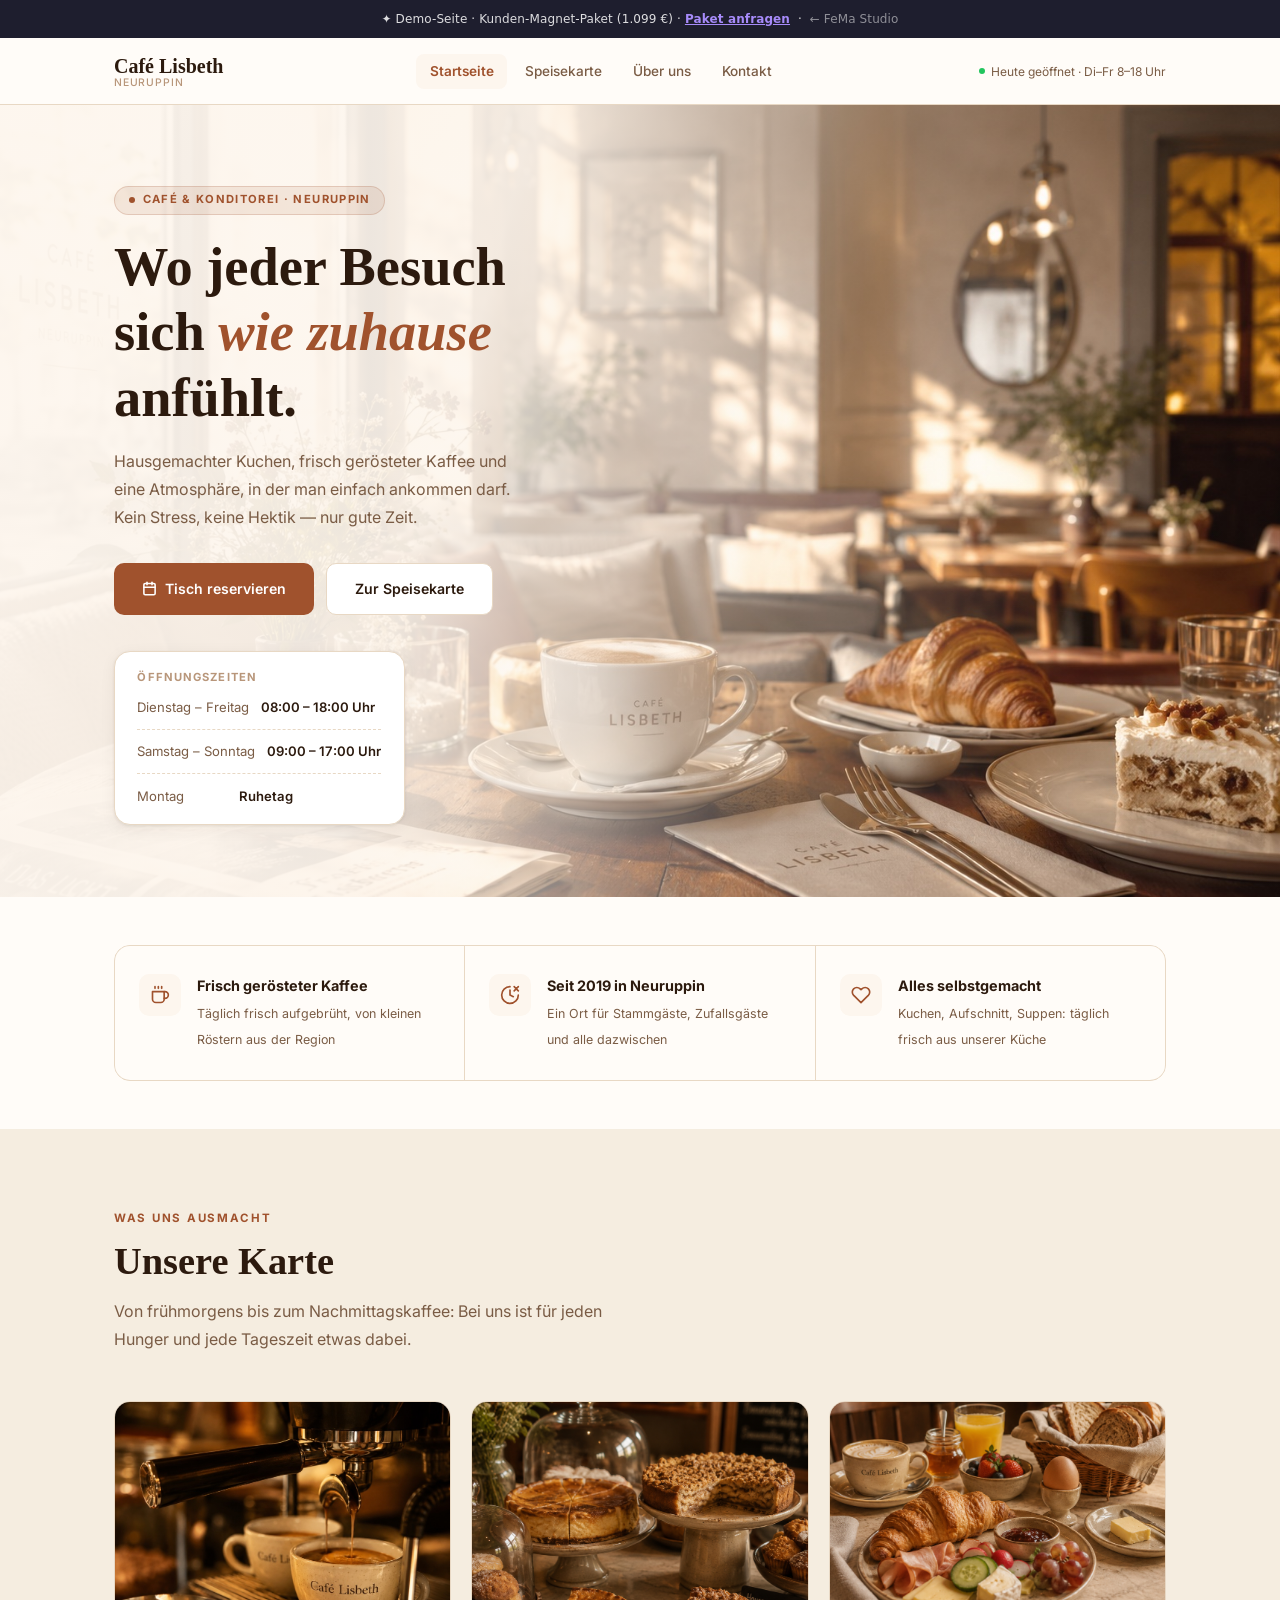
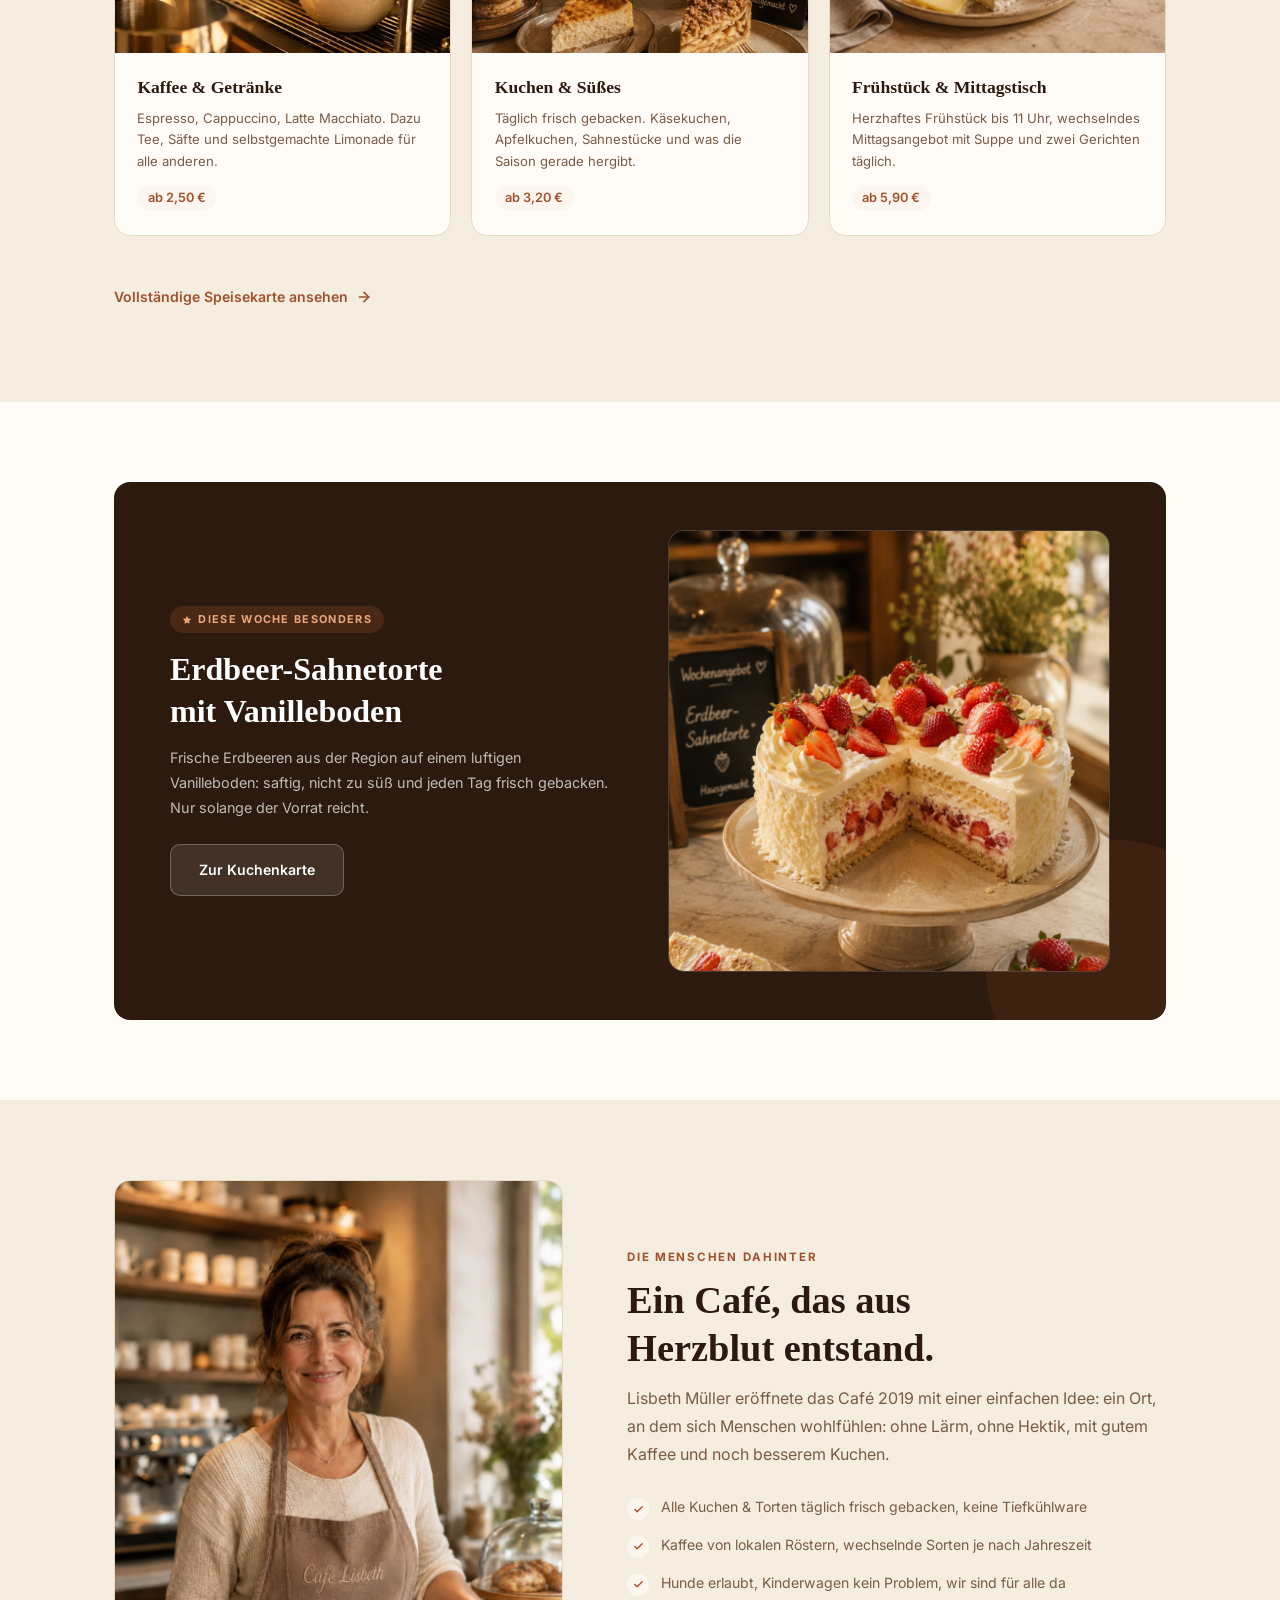
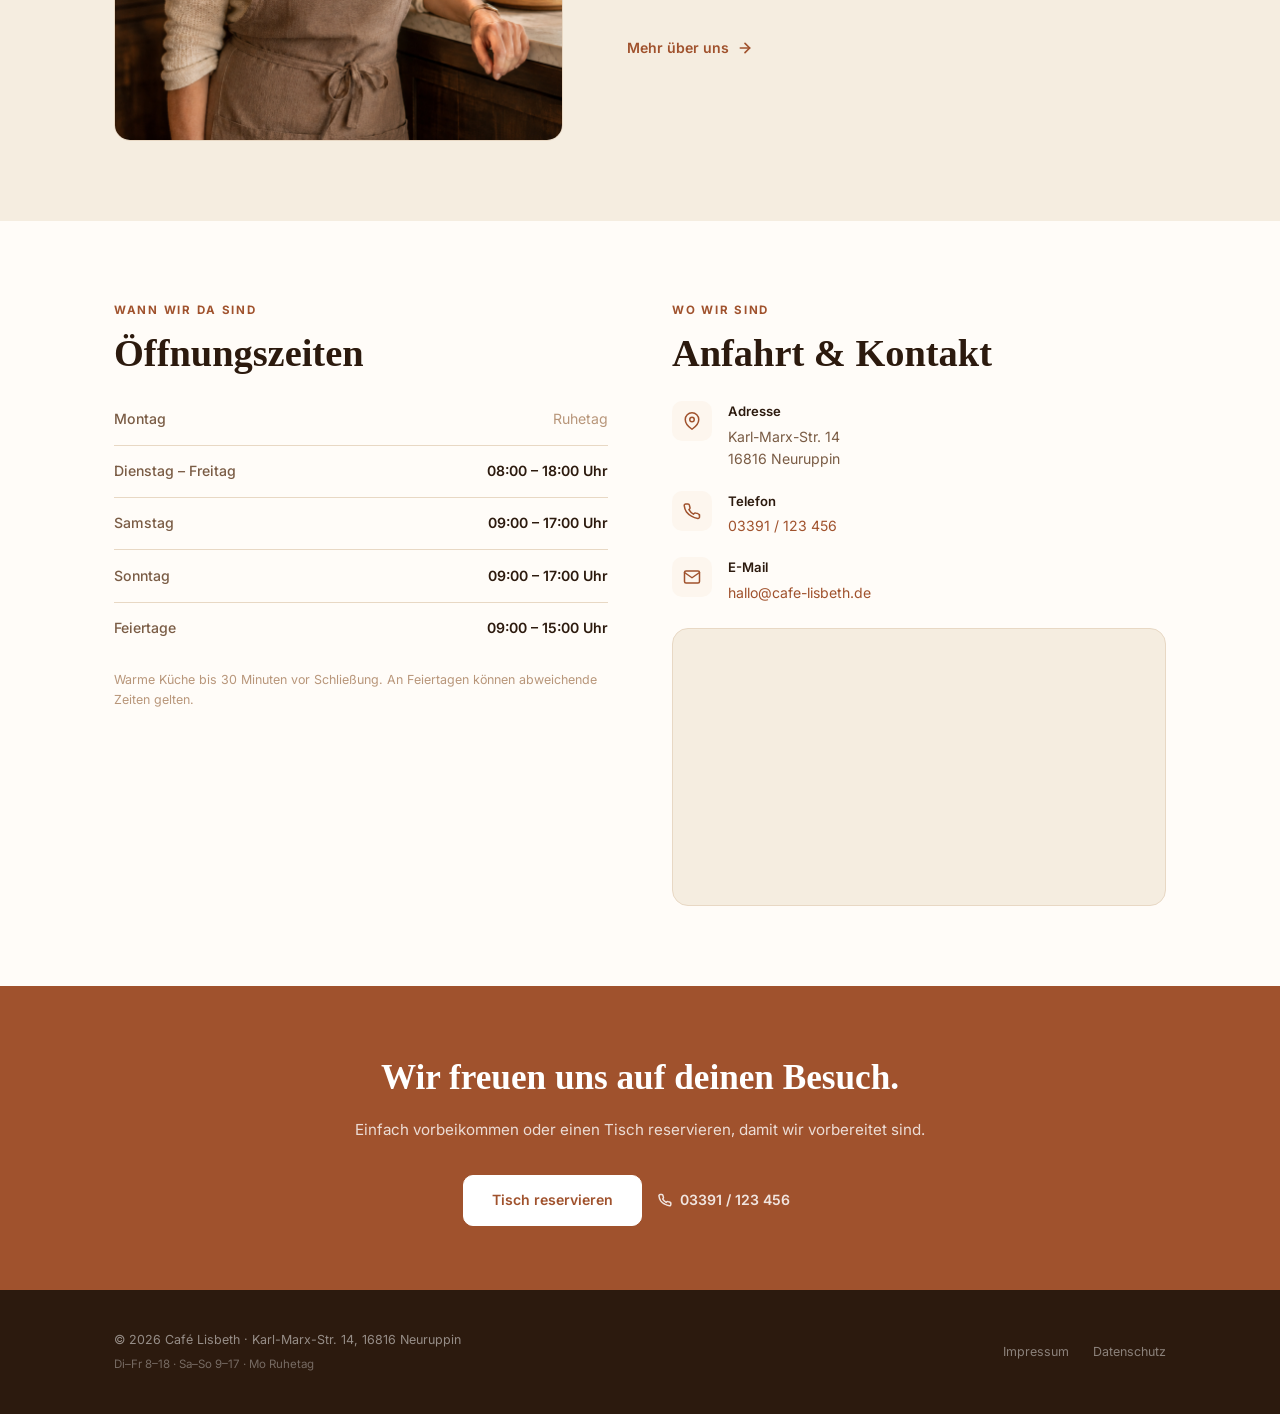
<file: demo-kunden-magnet-cafe/index.html>
<!DOCTYPE html>
<!--
=================================================================
  FEMA STUDIO — KUNDEN-MAGNET DEMO: CAFÉ
  Café Lisbeth — Gemütliches Wohnzimmer-Café
  Paket: Kunden-Magnet | 1.099 €
=================================================================
-->
<html lang="de">
<head>
  <meta charset="UTF-8" />
  <meta name="viewport" content="width=device-width, initial-scale=1.0" />
  <title>Café Lisbeth — Gemütliches Café & Kuchen in Neuruppin</title>
  <meta name="robots" content="noindex, nofollow" />
  <meta name="description" content="Café Lisbeth in Neuruppin: Hausgemachter Kuchen, frischer Kaffee & Mittagstisch. Geöffnet Di–So. Herzlich willkommen!" />
  <link rel="canonical" href="https://fema-studio.de/demo-kunden-magnet-cafe" />
  <meta property="og:title" content="Café Lisbeth — Gemütliches Café & Kuchen in Neuruppin" />
  <meta property="og:description" content="Hausgemachter Kuchen, frischer Kaffee und herzliche Atmosphäre — mitten in Neuruppin." />
  <meta property="og:type" content="website" />
  <base href="/demo-kunden-magnet-cafe/" />
  <link rel="preconnect" href="https://fonts.bunny.net" />
  <link href="https://fonts.bunny.net/css?family=inter:400,500,600,700&family=playfair-display:400,400i,700,700i&display=swap" rel="stylesheet" />
  <link rel="stylesheet" href="css/style.css" />
  <script type="application/ld+json">
  {
    "@context": "https://schema.org",
    "@type": "CafeOrCoffeeShop",
    "name": "Café Lisbeth",
    "description": "Gemütliches Wohnzimmer-Café mit hausgemachtem Kuchen, frischem Kaffee und Mittagstisch.",
    "url": "https://cafe-lisbeth.de",
    "telephone": "+493391123456",
    "address": {
      "@type": "PostalAddress",
      "streetAddress": "Karl-Marx-Str. 14",
      "addressLocality": "Neuruppin",
      "postalCode": "16816",
      "addressCountry": "DE"
    },
    "openingHoursSpecification": [
      { "@type": "OpeningHoursSpecification", "dayOfWeek": ["Tuesday","Wednesday","Thursday","Friday"], "opens": "08:00", "closes": "18:00" },
      { "@type": "OpeningHoursSpecification", "dayOfWeek": ["Saturday","Sunday"], "opens": "09:00", "closes": "17:00" }
    ]
  }
  </script>
</head>
<body>

  <!-- DEMO-BANNER ==================================== -->
  <div class="demo-banner">
    ✦ Demo-Seite · Kunden-Magnet-Paket (1.099 €) ·
    <a href="https://fema-studio.de/#preise" class="demo-banner-cta">Paket anfragen</a>
    &nbsp;·&nbsp;
    <a href="https://fema-studio.de" class="demo-banner-back">← FeMa Studio</a>
  </div>

  <!-- NAV ============================================ -->
  <header class="nav">
    <div class="nav-inner">
      <a href="index.html" class="nav-logo">
        Café Lisbeth
        <span>Neuruppin</span>
      </a>
      <nav class="nav-links">
        <a href="index.html" class="aktiv">Startseite</a>
        <a href="karte.html">Speisekarte</a>
        <a href="ueber-uns.html">Über uns</a>
        <a href="kontakt.html">Kontakt</a>
      </nav>
      <div class="nav-zeiten">
        <span class="nav-zeiten-dot"></span>
        Heute geöffnet · Di–Fr 8–18 Uhr
      </div>
      <button type="button" class="nav-hamburger" id="hamburger" aria-label="Menü öffnen">
        <span></span><span></span><span></span>
      </button>
    </div>
    <nav class="nav-mobile" id="navMobile">
      <a href="index.html" class="aktiv">Startseite</a>
      <a href="karte.html">Speisekarte</a>
      <a href="ueber-uns.html">Über uns</a>
      <a href="kontakt.html">Kontakt</a>
      <a href="kontakt.html" class="btn btn-primaer">Tisch reservieren</a>
    </nav>
  </header>

  <!-- HERO =========================================== -->
  <section class="hero-cafe">
    <div class="hero-cafe-inner">
      <div>
        <div class="hero-cafe-label">Café &amp; Konditorei · Neuruppin</div>
        <h1>
          Wo jeder Besuch<br />
          sich <em>wie zuhause</em><br />
          anfühlt.
        </h1>
        <p class="hero-sub">
          Hausgemachter Kuchen, frisch gerösteter Kaffee und eine Atmosphäre, in der man einfach ankommen darf. Kein Stress, keine Hektik — nur gute Zeit.
        </p>
        <div class="hero-buttons">
          <a href="kontakt.html" class="btn btn-primaer">
            <svg xmlns="http://www.w3.org/2000/svg" width="15" height="15" viewBox="0 0 24 24" fill="none" stroke="currentColor" stroke-width="2.5" stroke-linecap="round" stroke-linejoin="round"><rect x="3" y="4" width="18" height="18" rx="2"/><line x1="16" y1="2" x2="16" y2="6"/><line x1="8" y1="2" x2="8" y2="6"/><line x1="3" y1="10" x2="21" y2="10"/></svg>
            Tisch reservieren
          </a>
          <a href="karte.html" class="btn btn-sekundaer">Zur Speisekarte</a>
        </div>

        <div class="hero-zeiten-box">
          <div class="hero-zeiten-titel">Öffnungszeiten</div>
          <div class="hero-zeiten-reihe">
            <span class="tag">Dienstag – Freitag</span>
            <span class="zeit">08:00 – 18:00 Uhr</span>
          </div>
          <hr class="hero-zeiten-sep" />
          <div class="hero-zeiten-reihe">
            <span class="tag">Samstag – Sonntag</span>
            <span class="zeit">09:00 – 17:00 Uhr</span>
          </div>
          <hr class="hero-zeiten-sep" />
          <div class="hero-zeiten-reihe">
            <span class="tag">Montag</span>
            <span class="zeit zeit-ruhetag">Ruhetag</span>
          </div>
        </div>
      </div>

    </div>
  </section>

  <!-- ATMOSPHÄRE-CLAIMS ============================== -->
  <section class="section-claims">
    <div class="container">
      <div class="claims-reihe">
        <div class="claim">
          <div class="claim-icon">
            <svg xmlns="http://www.w3.org/2000/svg" width="20" height="20" viewBox="0 0 24 24" fill="none" stroke="currentColor" stroke-width="2" stroke-linecap="round" stroke-linejoin="round"><path d="M17 8h1a4 4 0 1 1 0 8h-1"/><path d="M3 8h14v9a4 4 0 0 1-4 4H7a4 4 0 0 1-4-4Z"/><line x1="6" y1="2" x2="6" y2="4"/><line x1="10" y1="2" x2="10" y2="4"/><line x1="14" y1="2" x2="14" y2="4"/></svg>
          </div>
          <div class="claim-text">
            <strong>Frisch gerösteter Kaffee</strong>
            <span>Täglich frisch aufgebrüht, von kleinen Röstern aus der Region</span>
          </div>
        </div>
        <div class="claim">
          <div class="claim-icon">
            <svg xmlns="http://www.w3.org/2000/svg" width="20" height="20" viewBox="0 0 24 24" fill="none" stroke="currentColor" stroke-width="2" stroke-linecap="round" stroke-linejoin="round"><path d="M12 2a10 10 0 1 0 10 10"/><path d="M12 6v6l4 2"/><path d="M22 2 L 17 7 M 22 7 L 17 2"/></svg>
          </div>
          <div class="claim-text">
            <strong>Seit 2019 in Neuruppin</strong>
            <span>Ein Ort für Stammgäste, Zufallsgäste und alle dazwischen</span>
          </div>
        </div>
        <div class="claim">
          <div class="claim-icon">
            <svg xmlns="http://www.w3.org/2000/svg" width="20" height="20" viewBox="0 0 24 24" fill="none" stroke="currentColor" stroke-width="2" stroke-linecap="round" stroke-linejoin="round"><path d="M20.84 4.61a5.5 5.5 0 0 0-7.78 0L12 5.67l-1.06-1.06a5.5 5.5 0 0 0-7.78 7.78l1.06 1.06L12 21.23l7.78-7.78 1.06-1.06a5.5 5.5 0 0 0 0-7.78z"/></svg>
          </div>
          <div class="claim-text">
            <strong>Alles selbstgemacht</strong>
            <span>Kuchen, Aufschnitt, Suppen: täglich frisch aus unserer Küche</span>
          </div>
        </div>
      </div>
    </div>
  </section>

  <!-- KARTEN-HIGHLIGHTS ============================== -->
  <section class="section section-warm">
    <div class="container">
      <div class="section-kopf">
        <p class="section-label">Was uns ausmacht</p>
        <h2 class="section-titel">Unsere Karte</h2>
        <p class="section-sub">Von frühmorgens bis zum Nachmittagskaffee: Bei uns ist für jeden Hunger und jede Tageszeit etwas dabei.</p>
      </div>
      <div class="karte-grid">
        <div class="karte-kachel">
          <div class="karte-kachel-bild karte-kachel-bild--kaffee">
            <img src="bilder/kaffee.jpg" alt="Frisch gebrühter Espresso in Café-Lisbeth-Tasse an der Siebträgermaschine" />
          </div>
          <div class="karte-kachel-body">
            <h3>Kaffee &amp; Getränke</h3>
            <p>Espresso, Cappuccino, Latte Macchiato. Dazu Tee, Säfte und selbstgemachte Limonade für alle anderen.</p>
            <span class="preis">ab 2,50 €</span>
          </div>
        </div>

        <div class="karte-kachel">
          <div class="karte-kachel-bild karte-kachel-bild--kuchen">
            <img src="bilder/kuchen.jpg" alt="Hausgemachte Kuchen und Torten auf der Theke im Café Lisbeth — Käsekuchen, Apfelkuchen mit Streuseln und frische Kuchenstücke" />
          </div>
          <div class="karte-kachel-body">
            <h3>Kuchen &amp; Süßes</h3>
            <p>Täglich frisch gebacken. Käsekuchen, Apfelkuchen, Sahnestücke und was die Saison gerade hergibt.</p>
            <span class="preis">ab 3,20 €</span>
          </div>
        </div>

        <div class="karte-kachel">
          <div class="karte-kachel-bild karte-kachel-bild--fruehstueck">
            <img src="bilder/fruehstueck.jpg" alt="Frühstückstisch im Café Lisbeth mit Cappuccino, Croissant, Brotkorb, Ei und frischen Früchten" />
          </div>
          <div class="karte-kachel-body">
            <h3>Frühstück &amp; Mittagstisch</h3>
            <p>Herzhaftes Frühstück bis 11 Uhr, wechselndes Mittagsangebot mit Suppe und zwei Gerichten täglich.</p>
            <span class="preis">ab 5,90 €</span>
          </div>
        </div>
      </div>
      <div class="karte-grid-footer">
        <a href="karte.html" class="btn btn-ghost">
          Vollständige Speisekarte ansehen
          <svg xmlns="http://www.w3.org/2000/svg" width="16" height="16" viewBox="0 0 24 24" fill="none" stroke="currentColor" stroke-width="2.5" stroke-linecap="round" stroke-linejoin="round"><line x1="5" y1="12" x2="19" y2="12"/><polyline points="12 5 19 12 12 19"/></svg>
        </a>
      </div>
    </div>
  </section>

  <!-- EMPFEHLUNG ===================================== -->
  <section class="section">
    <div class="container">
      <div class="empfehlung">
        <div>
          <div class="empfehlung-badge">
            <svg xmlns="http://www.w3.org/2000/svg" width="10" height="10" viewBox="0 0 24 24" fill="currentColor"><polygon points="12 2 15.09 8.26 22 9.27 17 14.14 18.18 21.02 12 17.77 5.82 21.02 7 14.14 2 9.27 8.91 8.26 12 2"/></svg>
            Diese Woche besonders
          </div>
          <h2>Erdbeer-Sahnetorte<br />mit Vanilleboden</h2>
          <p>Frische Erdbeeren aus der Region auf einem luftigen Vanilleboden: saftig, nicht zu süß und jeden Tag frisch gebacken. Nur solange der Vorrat reicht.</p>
          <a href="karte.html" class="btn btn-sekundaer">Zur Kuchenkarte</a>
        </div>
        <div class="empfehlung-bild">
          <img src="bilder/erdbeertorte.jpg" alt="Hausgemachte Erdbeer-Sahnetorte auf Tortenteller im Café Lisbeth — das Wochenangebot" />
        </div>
      </div>
    </div>
  </section>

  <!-- ÜBER UNS TEASER ================================ -->
  <section class="section section-warm">
    <div class="container">
      <div class="ueber-grid">
        <div class="ueber-bild">
          <img src="bilder/inhaberin.jpg" alt="Lisbeth Müller, Inhaberin des Café Lisbeth in Neuruppin, lächelnd in der Kaffeebar" />
        </div>
        <div>
          <p class="section-label">Die Menschen dahinter</p>
          <h2 class="section-titel">Ein Café, das aus<br />Herzblut entstand.</h2>
          <p class="section-sub">
            Lisbeth Müller eröffnete das Café 2019 mit einer einfachen Idee: ein Ort, an dem sich Menschen wohlfühlen: ohne Lärm, ohne Hektik, mit gutem Kaffee und noch besserem Kuchen.
          </p>
          <div class="ueber-punkte">
            <div class="ueber-punkt">
              <div class="ueber-punkt-icon">
                <svg xmlns="http://www.w3.org/2000/svg" width="11" height="11" viewBox="0 0 24 24" fill="none" stroke="currentColor" stroke-width="3" stroke-linecap="round" stroke-linejoin="round"><polyline points="20 6 9 17 4 12"/></svg>
              </div>
              Alle Kuchen &amp; Torten täglich frisch gebacken, keine Tiefkühlware
            </div>
            <div class="ueber-punkt">
              <div class="ueber-punkt-icon">
                <svg xmlns="http://www.w3.org/2000/svg" width="11" height="11" viewBox="0 0 24 24" fill="none" stroke="currentColor" stroke-width="3" stroke-linecap="round" stroke-linejoin="round"><polyline points="20 6 9 17 4 12"/></svg>
              </div>
              Kaffee von lokalen Röstern, wechselnde Sorten je nach Jahreszeit
            </div>
            <div class="ueber-punkt">
              <div class="ueber-punkt-icon">
                <svg xmlns="http://www.w3.org/2000/svg" width="11" height="11" viewBox="0 0 24 24" fill="none" stroke="currentColor" stroke-width="3" stroke-linecap="round" stroke-linejoin="round"><polyline points="20 6 9 17 4 12"/></svg>
              </div>
              Hunde erlaubt, Kinderwagen kein Problem, wir sind für alle da
            </div>
          </div>
          <div class="ueber-cta">
            <a href="ueber-uns.html" class="btn btn-ghost">
              Mehr über uns
              <svg xmlns="http://www.w3.org/2000/svg" width="16" height="16" viewBox="0 0 24 24" fill="none" stroke="currentColor" stroke-width="2.5" stroke-linecap="round" stroke-linejoin="round"><line x1="5" y1="12" x2="19" y2="12"/><polyline points="12 5 19 12 12 19"/></svg>
            </a>
          </div>
        </div>
      </div>
    </div>
  </section>

  <!-- ÖFFNUNGSZEITEN & ADRESSE ======================= -->
  <section class="section">
    <div class="container">
      <div class="zeiten-layout">
        <div>
          <p class="section-label">Wann wir da sind</p>
          <h2 class="section-titel">Öffnungszeiten</h2>
          <div class="zeiten-tabelle">
            <div class="zeiten-zeile">
              <span class="tag">Montag</span>
              <span class="geschlossen">Ruhetag</span>
            </div>
            <div class="zeiten-zeile">
              <span class="tag">Dienstag – Freitag</span>
              <span class="zeit">08:00 – 18:00 Uhr</span>
            </div>
            <div class="zeiten-zeile">
              <span class="tag">Samstag</span>
              <span class="zeit">09:00 – 17:00 Uhr</span>
            </div>
            <div class="zeiten-zeile">
              <span class="tag">Sonntag</span>
              <span class="zeit">09:00 – 17:00 Uhr</span>
            </div>
            <div class="zeiten-zeile">
              <span class="tag">Feiertage</span>
              <span class="zeit">09:00 – 15:00 Uhr</span>
            </div>
          </div>
          <p class="zeiten-hinweis">
            Warme Küche bis 30 Minuten vor Schließung. An Feiertagen können abweichende Zeiten gelten.
          </p>
        </div>
        <div>
          <p class="section-label">Wo wir sind</p>
          <h2 class="section-titel">Anfahrt &amp; Kontakt</h2>
          <div class="adresse-block">
            <div class="adresse-zeile">
              <div class="adresse-zeile-icon">
                <svg xmlns="http://www.w3.org/2000/svg" width="18" height="18" viewBox="0 0 24 24" fill="none" stroke="currentColor" stroke-width="2" stroke-linecap="round" stroke-linejoin="round"><path d="M21 10c0 7-9 13-9 13s-9-6-9-13a9 9 0 0 1 18 0z"/><circle cx="12" cy="10" r="3"/></svg>
              </div>
              <div>
                <strong>Adresse</strong>
                Karl-Marx-Str. 14<br />16816 Neuruppin
              </div>
            </div>
            <div class="adresse-zeile">
              <div class="adresse-zeile-icon">
                <svg xmlns="http://www.w3.org/2000/svg" width="18" height="18" viewBox="0 0 24 24" fill="none" stroke="currentColor" stroke-width="2" stroke-linecap="round" stroke-linejoin="round"><path d="M22 16.92v3a2 2 0 0 1-2.18 2 19.79 19.79 0 0 1-8.63-3.07A19.5 19.5 0 0 1 4.69 13.41 19.79 19.79 0 0 1 1.63 4.83 2 2 0 0 1 3.59 2.63h3a2 2 0 0 1 2 1.72c.127.96.361 1.903.7 2.81a2 2 0 0 1-.45 2.11L7.91 10.19a16 16 0 0 0 6 6l.95-.95a2 2 0 0 1 2.11-.45c.907.339 1.85.573 2.81.7A2 2 0 0 1 21.44 17.5z"/></svg>
              </div>
              <div>
                <strong>Telefon</strong>
                <a href="tel:+493391123456" class="link-akzent">03391 / 123 456</a>
              </div>
            </div>
            <div class="adresse-zeile">
              <div class="adresse-zeile-icon">
                <svg xmlns="http://www.w3.org/2000/svg" width="18" height="18" viewBox="0 0 24 24" fill="none" stroke="currentColor" stroke-width="2" stroke-linecap="round" stroke-linejoin="round"><path d="M4 4h16c1.1 0 2 .9 2 2v12c0 1.1-.9 2-2 2H4c-1.1 0-2-.9-2-2V6c0-1.1.9-2 2-2z"/><polyline points="22,6 12,13 2,6"/></svg>
              </div>
              <div>
                <strong>E-Mail</strong>
                <a href="mailto:hallo@cafe-lisbeth.de" class="link-akzent">hallo@cafe-lisbeth.de</a>
              </div>
            </div>
          </div>
          <div class="maps-container">
            <iframe
              src="https://maps.google.com/maps?q=Karl-Marx-Str.+14,+16816+Neuruppin&z=16&output=embed"
              allowfullscreen=""
              loading="lazy"
              title="Café Lisbeth — Karl-Marx-Str. 14, 16816 Neuruppin">
            </iframe>
          </div>
        </div>
      </div>
    </div>
  </section>

  <!-- CTA BANNER ===================================== -->
  <section class="cta-banner">
    <div class="container">
      <h2>Wir freuen uns auf deinen Besuch.</h2>
      <p>Einfach vorbeikommen oder einen Tisch reservieren, damit wir vorbereitet sind.</p>
      <div class="cta-buttons">
        <a href="kontakt.html" class="btn btn-sekundaer">Tisch reservieren</a>
        <a href="tel:+493391123456" class="btn btn-ghost">
          <svg xmlns="http://www.w3.org/2000/svg" width="14" height="14" viewBox="0 0 24 24" fill="none" stroke="currentColor" stroke-width="2.5" stroke-linecap="round" stroke-linejoin="round"><path d="M22 16.92v3a2 2 0 0 1-2.18 2 19.79 19.79 0 0 1-8.63-3.07A19.5 19.5 0 0 1 4.69 13.41 19.79 19.79 0 0 1 1.63 4.83 2 2 0 0 1 3.59 2.63h3a2 2 0 0 1 2 1.72c.127.96.361 1.903.7 2.81a2 2 0 0 1-.45 2.11L7.91 10.19a16 16 0 0 0 6 6l.95-.95a2 2 0 0 1 2.11-.45c.907.339 1.85.573 2.81.7A2 2 0 0 1 21.44 17.5z"/></svg>
          03391 / 123 456
        </a>
      </div>
    </div>
  </section>

  <!-- FOOTER ========================================= -->
  <footer>
    <div class="footer-inner">
      <div>
        <span>© <span id="jahr"></span> Café Lisbeth · Karl-Marx-Str. 14, 16816 Neuruppin</span>
        <div class="footer-zeiten">Di–Fr 8–18 · Sa–So 9–17 · Mo Ruhetag</div>
      </div>
      <div class="footer-links">
        <a href="impressum.html">Impressum</a>
        <a href="datenschutz.html">Datenschutz</a>
      </div>
    </div>
  </footer>

  <script>
    document.getElementById('jahr').textContent = new Date().getFullYear();
    const hamburger = document.getElementById('hamburger');
    const navMobile = document.getElementById('navMobile');
    hamburger.addEventListener('click', () => navMobile.classList.toggle('offen'));
  </script>

</body>
</html>
</file>
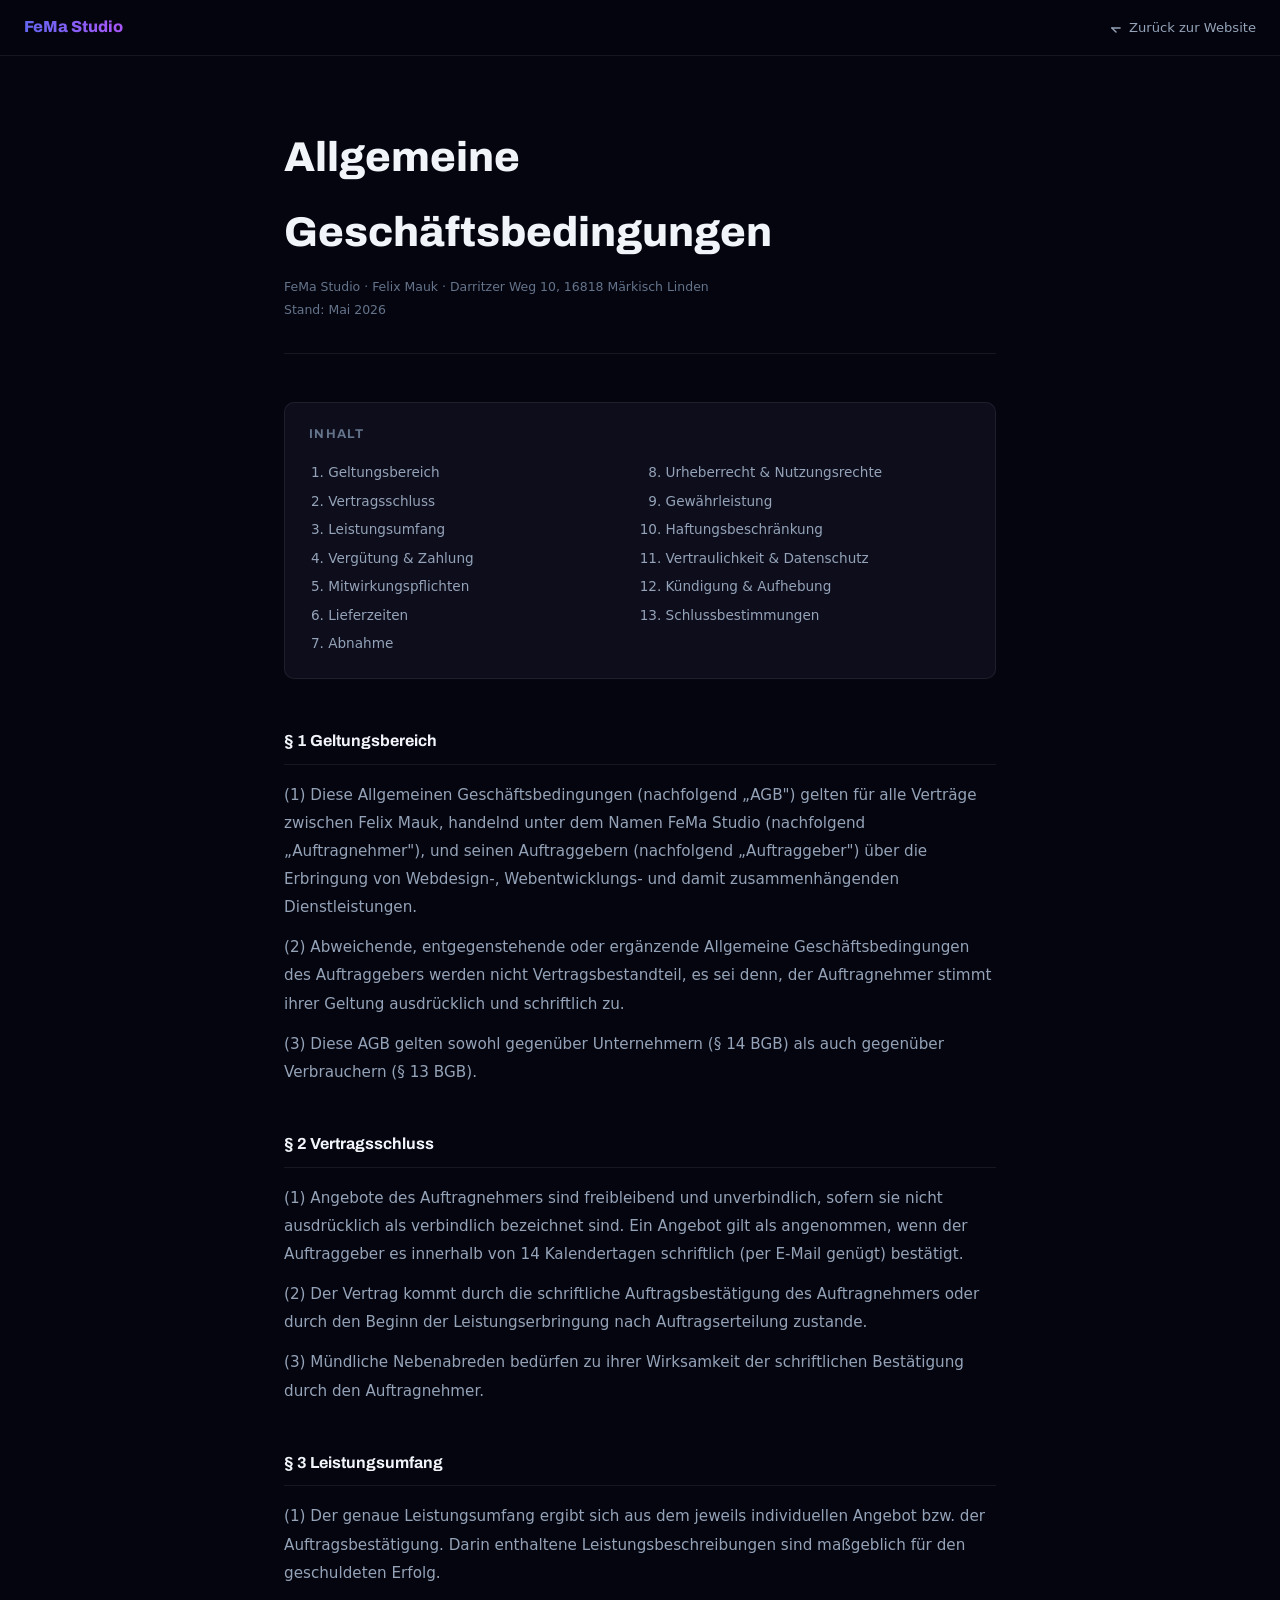
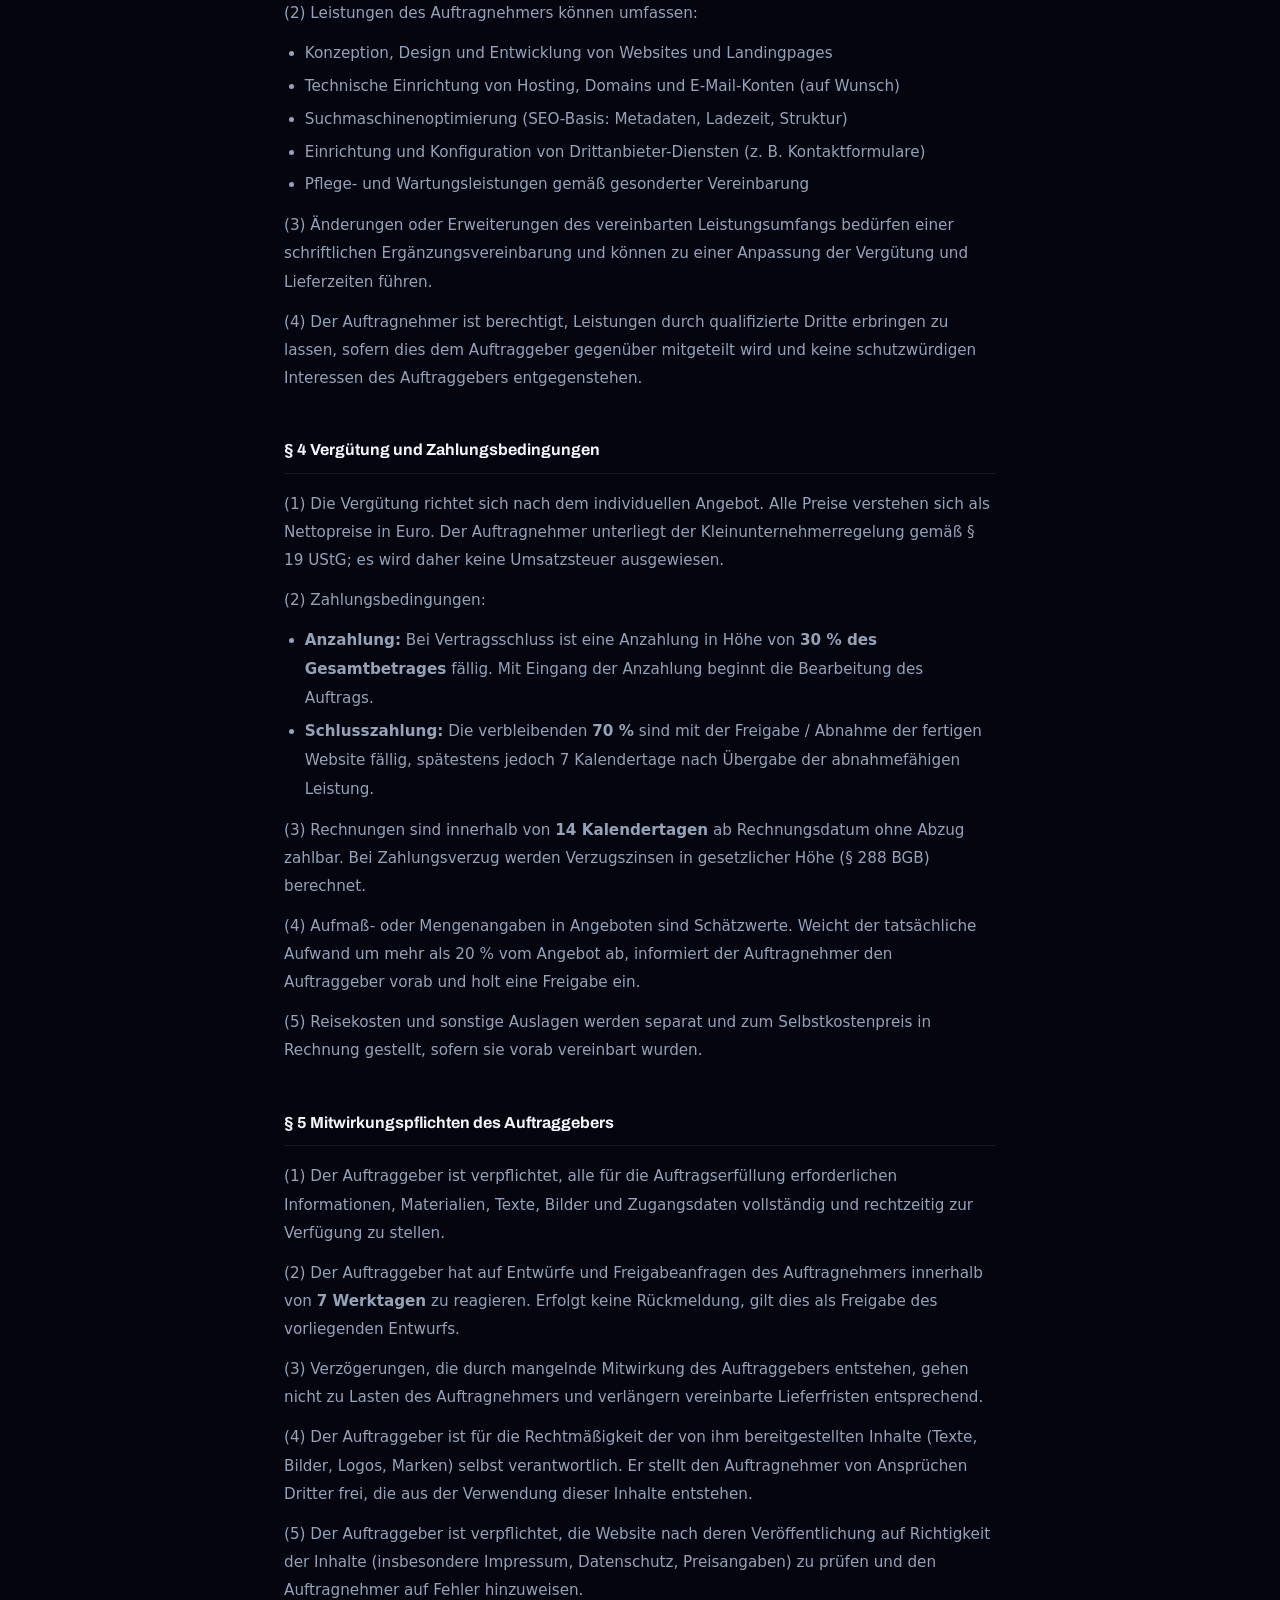
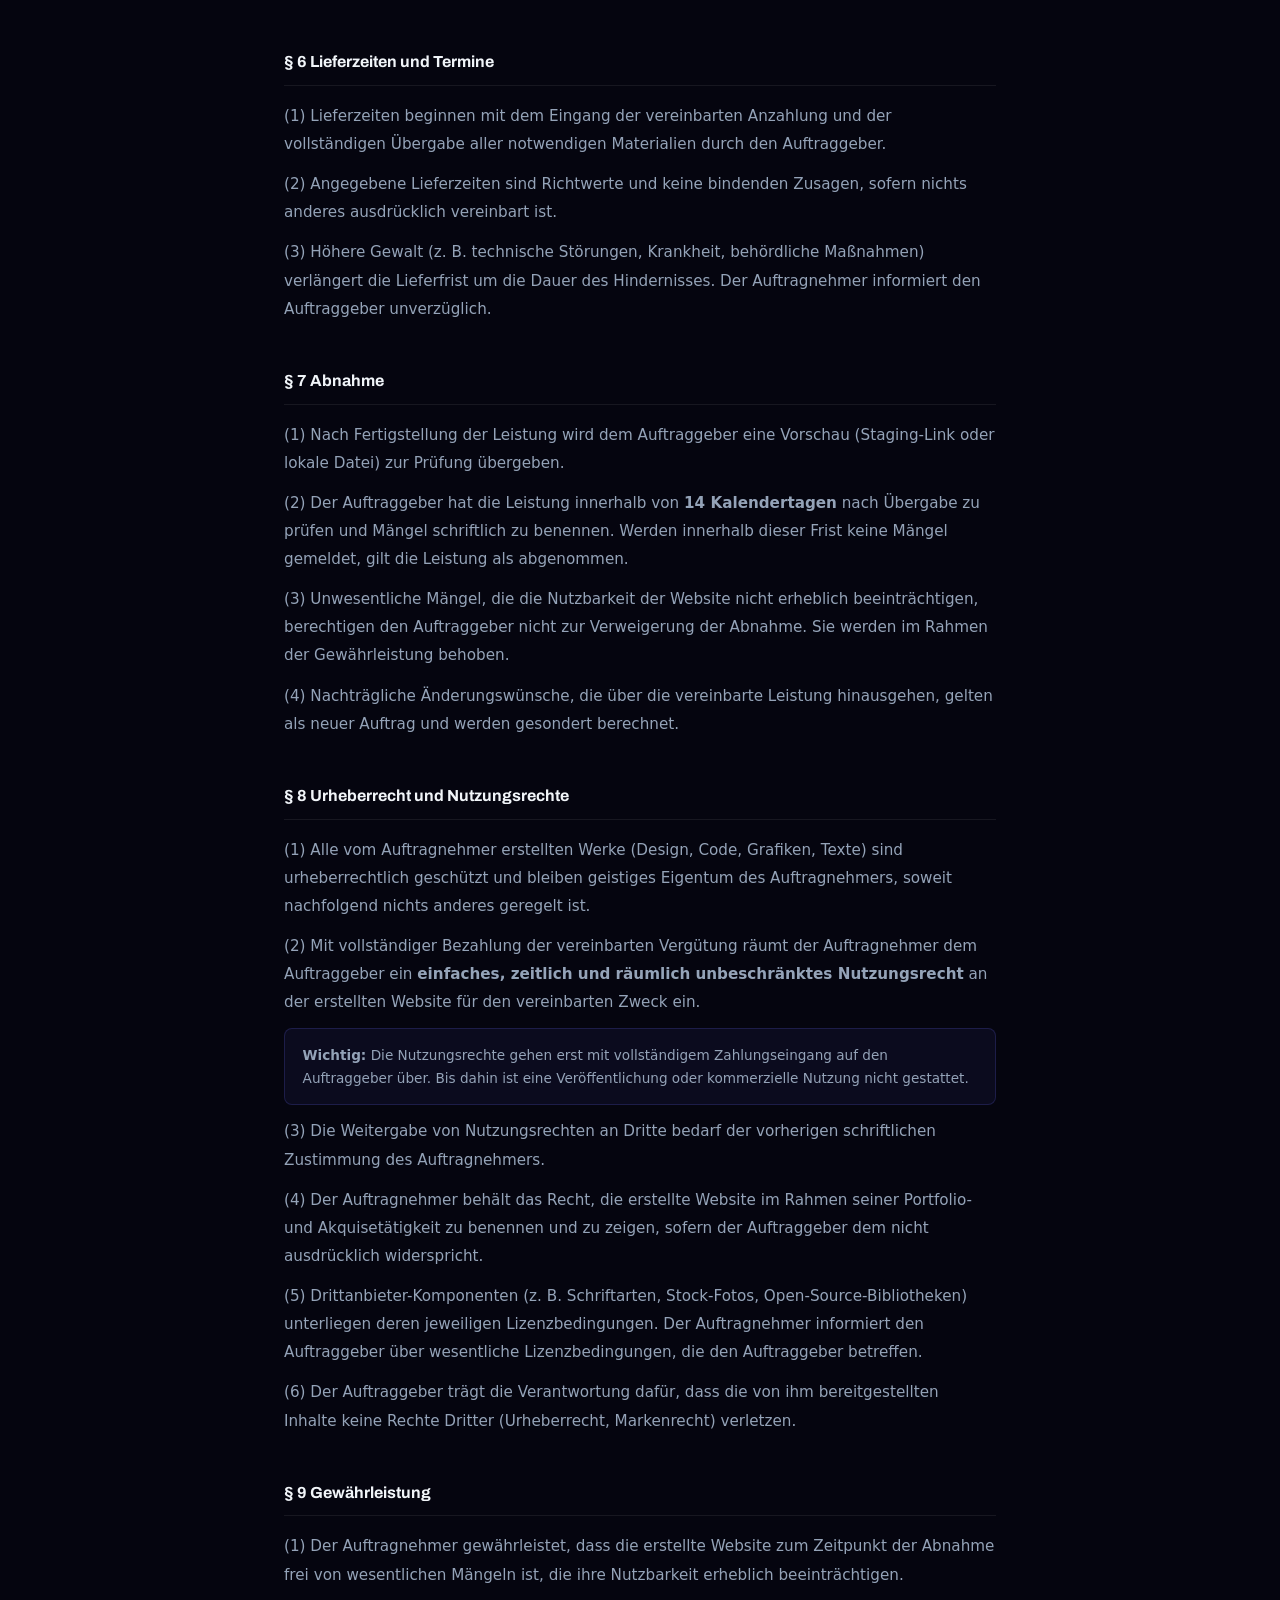
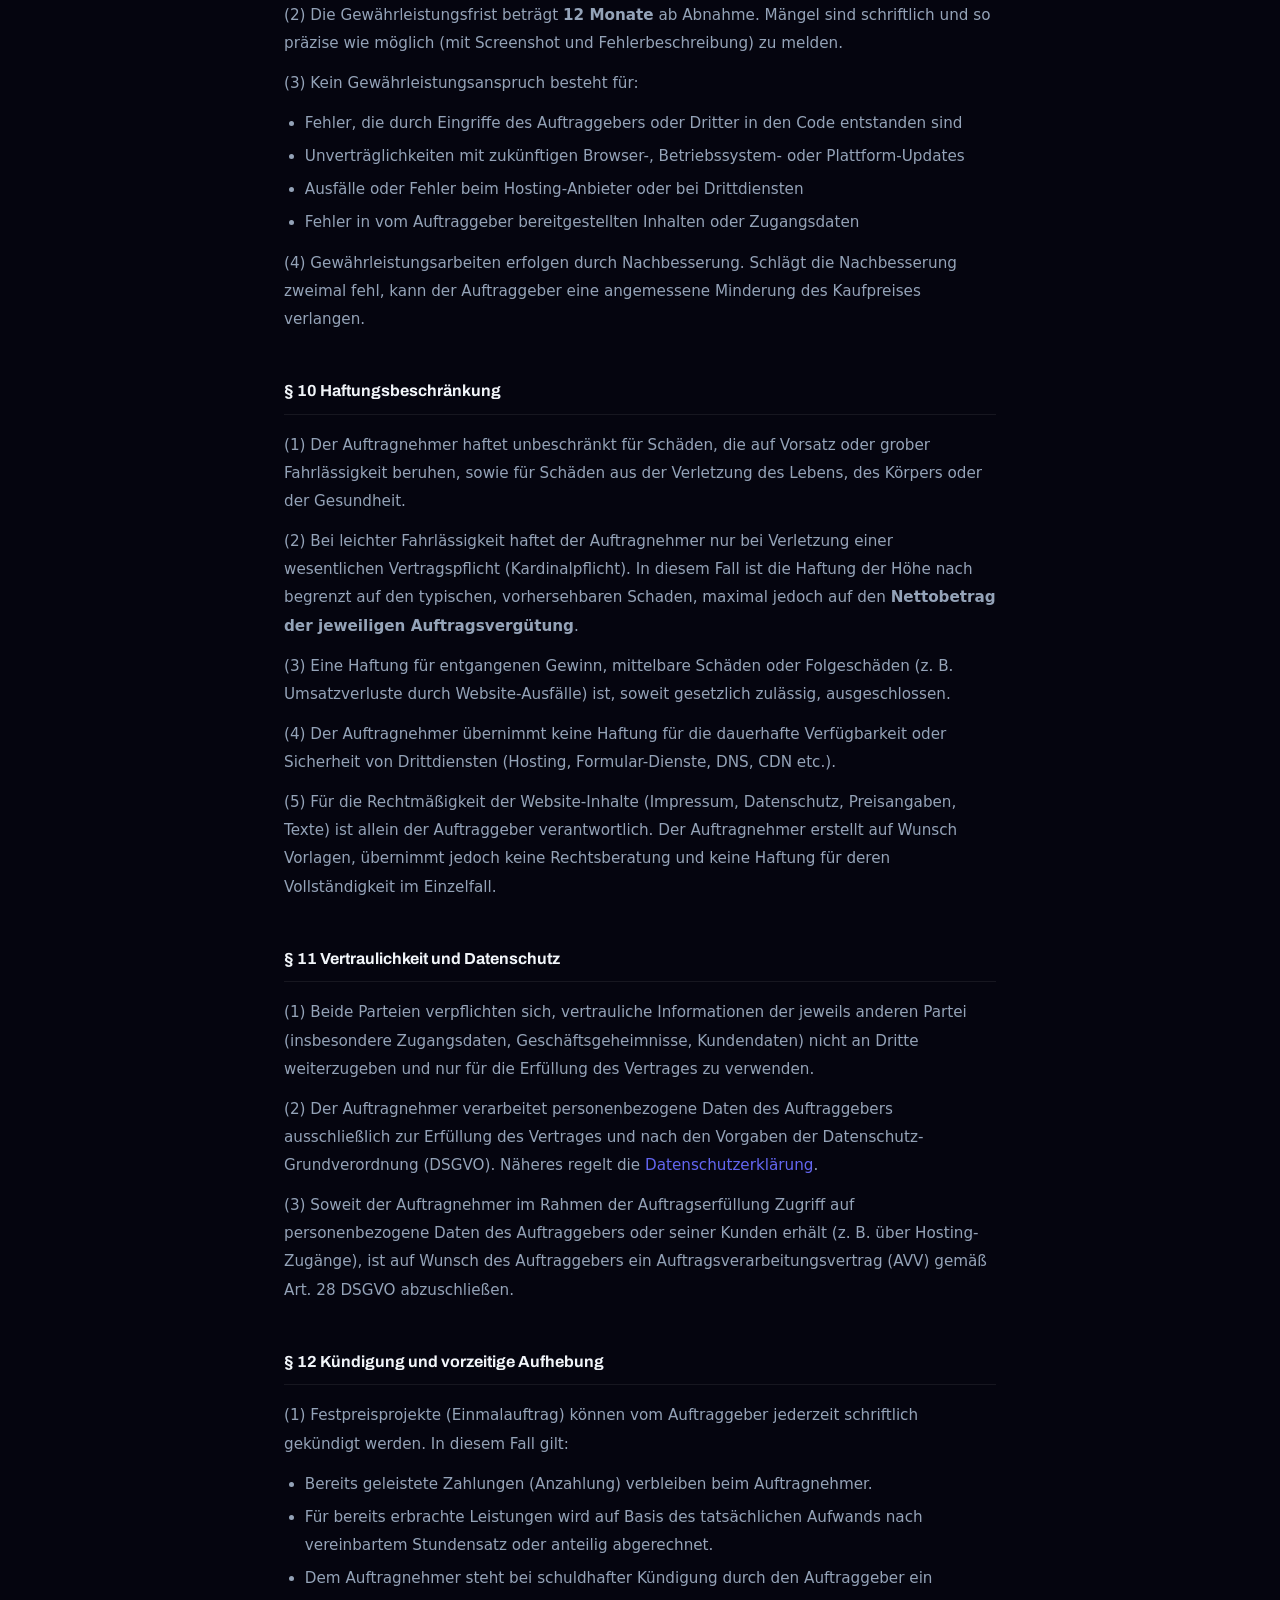
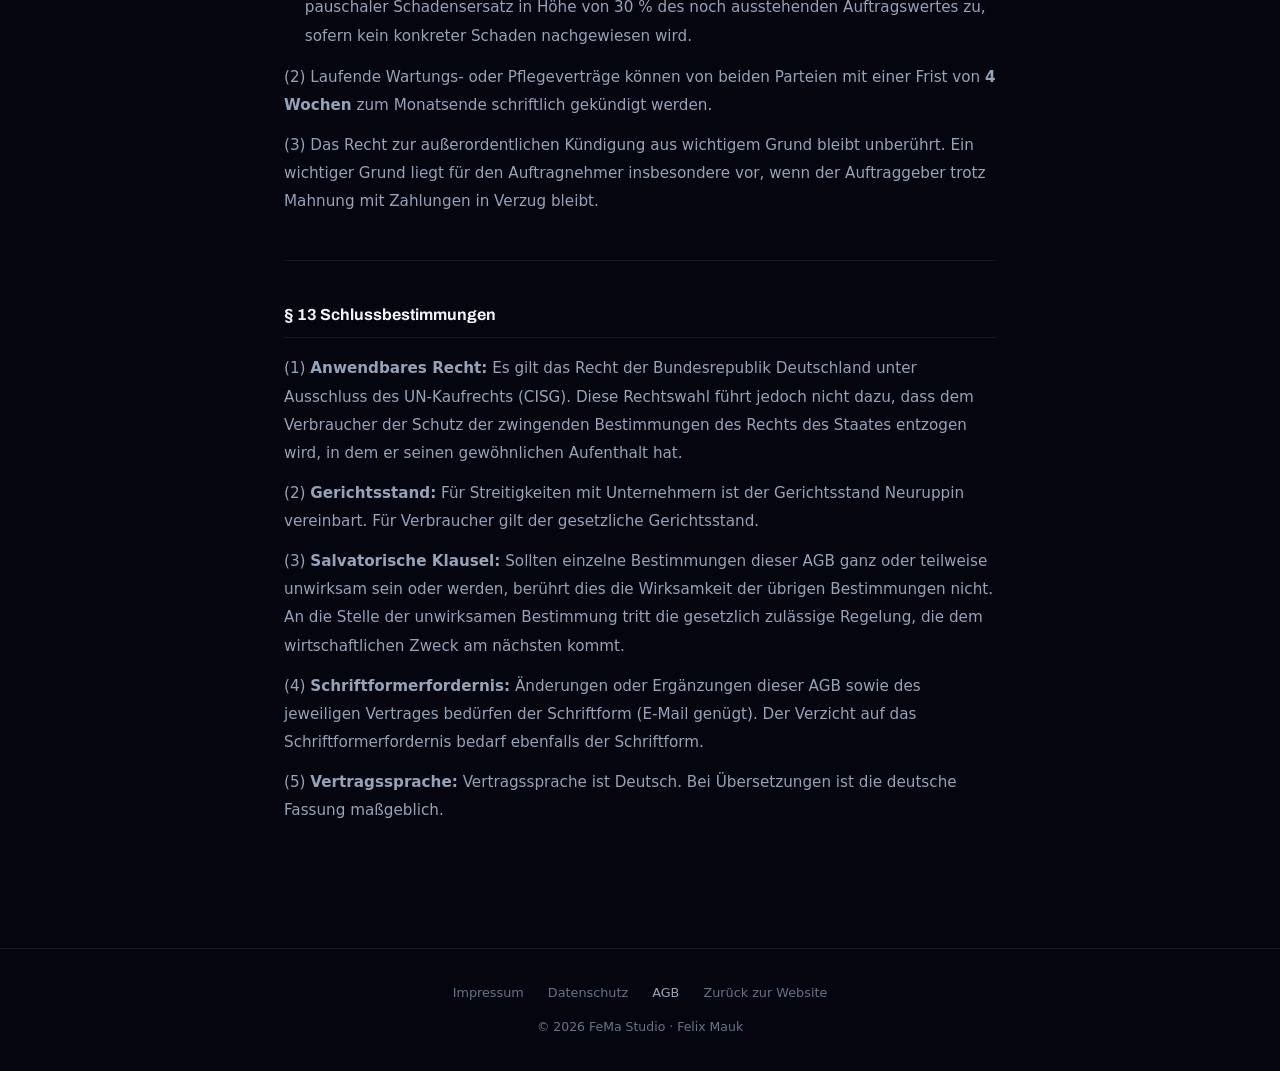
<file: agb.html>
<!DOCTYPE html>
<html lang="de">
<head>
  <meta charset="UTF-8" />
  <meta name="viewport" content="width=device-width, initial-scale=1.0" />
  <title>AGB — FeMa Studio</title>
  <meta name="robots" content="noindex, nofollow" />
  <link rel="icon" href="favicon.svg" type="image/svg+xml" />
  <link rel="icon" href="favicon.ico" sizes="32x32" />
  <link rel="apple-touch-icon" href="apple-touch-icon.png" />
  <link rel="preconnect" href="https://fonts.bunny.net" />
  <link href="https://fonts.bunny.net/css?family=archivo:400,600,700,800&family=space-grotesk:400,500&display=swap" rel="stylesheet" />
  <style>
    *, *::before, *::after { box-sizing: border-box; margin: 0; padding: 0; }

    :root {
      --bg:          #05050f;
      --card:        rgba(15,15,30,0.9);
      --text:        #f1f5f9;
      --muted:       #64748b;
      --muted-light: #94a3b8;
      --border:      rgba(255,255,255,0.07);
      --accent:      #6366f1;
    }

    html { scroll-behavior: smooth; }

    body {
      background: var(--bg);
      color: var(--text);
      font-family: 'Space Grotesk', ui-sans-serif, system-ui, sans-serif;
      font-size: 0.95rem;
      line-height: 1.8;
      -webkit-font-smoothing: antialiased;
      min-height: 100vh;
    }

    nav {
      position: sticky;
      top: 0;
      z-index: 50;
      background: rgba(5,5,15,0.92);
      backdrop-filter: blur(12px);
      border-bottom: 1px solid var(--border);
      padding: 0 1.5rem;
      height: 56px;
      display: flex;
      align-items: center;
      justify-content: space-between;
    }

    .nav-logo {
      font-family: 'Archivo', sans-serif;
      font-weight: 800;
      font-size: 1rem;
      background: linear-gradient(90deg, #6366f1, #a855f7);
      -webkit-background-clip: text;
      -webkit-text-fill-color: transparent;
      background-clip: text;
      text-decoration: none;
    }

    .nav-back {
      color: var(--muted-light);
      text-decoration: none;
      font-size: 0.82rem;
      display: flex;
      align-items: center;
      gap: 0.4rem;
      transition: color 0.2s;
    }
    .nav-back:hover { color: var(--text); }

    main {
      max-width: 760px;
      margin: 0 auto;
      padding: 4rem 1.5rem 5rem;
    }

    .page-title {
      font-family: 'Archivo', sans-serif;
      font-size: clamp(1.8rem, 5vw, 2.6rem);
      font-weight: 800;
      color: var(--text);
      margin-bottom: 0.4rem;
    }

    .page-meta {
      color: var(--muted);
      font-size: 0.78rem;
      margin-bottom: 3rem;
      padding-bottom: 2rem;
      border-bottom: 1px solid var(--border);
    }

    .toc {
      background: var(--card);
      border: 1px solid var(--border);
      border-radius: 10px;
      padding: 1.25rem 1.5rem;
      margin-bottom: 3rem;
    }

    .toc h3 {
      font-family: 'Archivo', sans-serif;
      font-size: 0.8rem;
      font-weight: 700;
      letter-spacing: 0.1em;
      text-transform: uppercase;
      color: var(--muted);
      margin-bottom: 0.75rem;
    }

    .toc ol {
      padding-left: 1.2rem;
      color: var(--muted-light);
      font-size: 0.85rem;
      line-height: 2.1;
      columns: 2;
      column-gap: 2rem;
    }

    @media (max-width: 520px) { .toc ol { columns: 1; } }

    .toc a { color: var(--muted-light); text-decoration: none; }
    .toc a:hover { color: var(--text); }

    section {
      margin-bottom: 2.75rem;
      scroll-margin-top: 72px;
    }

    section h2 {
      font-family: 'Archivo', sans-serif;
      font-size: 1rem;
      font-weight: 700;
      color: var(--text);
      margin-bottom: 1rem;
      padding-bottom: 0.5rem;
      border-bottom: 1px solid var(--border);
    }

    section h3 {
      font-family: 'Archivo', sans-serif;
      font-size: 0.88rem;
      font-weight: 600;
      color: var(--muted-light);
      margin: 1.25rem 0 0.5rem;
    }

    section p {
      color: var(--muted-light);
      line-height: 1.85;
      margin-bottom: 0.75rem;
    }

    section ul, section ol {
      color: var(--muted-light);
      padding-left: 1.3rem;
      line-height: 1.9;
      margin-bottom: 0.75rem;
    }

    section li { margin-bottom: 0.25rem; }

    a { color: var(--accent); text-decoration: none; }
    a:hover { text-decoration: underline; }

    .hinweis {
      background: rgba(99,102,241,0.07);
      border: 1px solid rgba(99,102,241,0.2);
      border-radius: 8px;
      padding: 0.9rem 1.1rem;
      color: var(--muted-light);
      font-size: 0.85rem;
      line-height: 1.7;
      margin-top: 0.75rem;
    }

    hr {
      border: none;
      border-top: 1px solid var(--border);
      margin: 2.5rem 0;
    }

    footer {
      border-top: 1px solid var(--border);
      padding: 2rem 1.5rem;
      text-align: center;
    }

    .footer-legal {
      display: flex;
      justify-content: center;
      gap: 1.5rem;
      flex-wrap: wrap;
    }

    .footer-legal a {
      color: var(--muted);
      font-size: 0.8rem;
      text-decoration: none;
      transition: color 0.2s;
    }
    .footer-legal a:hover { color: var(--text); }
    .footer-legal a.aktiv { color: var(--muted-light); }

    .footer-copy {
      color: var(--muted);
      font-size: 0.78rem;
      margin-top: 0.75rem;
    }
  </style>
</head>
<body>

  <nav>
    <a href="/" class="nav-logo">FeMa Studio</a>
    <a href="/" class="nav-back">
      <svg width="14" height="14" viewBox="0 0 24 24" fill="none" stroke="currentColor" stroke-width="2.5" stroke-linecap="round" stroke-linejoin="round">
        <line x1="19" y1="12" x2="5" y2="12"/><polyline points="12 19 5 12 12 19"/>
      </svg>
      Zurück zur Website
    </a>
  </nav>

  <main>

    <h1 class="page-title">Allgemeine Geschäftsbedingungen</h1>
    <p class="page-meta">
      FeMa Studio · Felix Mauk · Darritzer Weg 10, 16818 Märkisch Linden<br />
      Stand: Mai 2026
    </p>

    <!-- INHALTSVERZEICHNIS -->
    <div class="toc">
      <h3>Inhalt</h3>
      <ol>
        <li><a href="#geltungsbereich">Geltungsbereich</a></li>
        <li><a href="#vertragsschluss">Vertragsschluss</a></li>
        <li><a href="#leistungen">Leistungsumfang</a></li>
        <li><a href="#vergütung">Vergütung &amp; Zahlung</a></li>
        <li><a href="#mitwirkung">Mitwirkungspflichten</a></li>
        <li><a href="#lieferzeiten">Lieferzeiten</a></li>
        <li><a href="#abnahme">Abnahme</a></li>
        <li><a href="#urheberrecht">Urheberrecht &amp; Nutzungsrechte</a></li>
        <li><a href="#gewaehrleistung">Gewährleistung</a></li>
        <li><a href="#haftung">Haftungsbeschränkung</a></li>
        <li><a href="#vertraulichkeit">Vertraulichkeit &amp; Datenschutz</a></li>
        <li><a href="#kuendigung">Kündigung &amp; Aufhebung</a></li>
        <li><a href="#schluss">Schlussbestimmungen</a></li>
      </ol>
    </div>

    <!-- §1 GELTUNGSBEREICH -->
    <section id="geltungsbereich">
      <h2>§ 1 Geltungsbereich</h2>
      <p>
        (1) Diese Allgemeinen Geschäftsbedingungen (nachfolgend „AGB") gelten für alle
        Verträge zwischen Felix Mauk, handelnd unter dem Namen FeMa Studio
        (nachfolgend „Auftragnehmer"), und seinen Auftraggebern (nachfolgend „Auftraggeber")
        über die Erbringung von Webdesign-, Webentwicklungs- und damit zusammenhängenden
        Dienstleistungen.
      </p>
      <p>
        (2) Abweichende, entgegenstehende oder ergänzende Allgemeine Geschäftsbedingungen des
        Auftraggebers werden nicht Vertragsbestandteil, es sei denn, der Auftragnehmer stimmt
        ihrer Geltung ausdrücklich und schriftlich zu.
      </p>
      <p>
        (3) Diese AGB gelten sowohl gegenüber Unternehmern (§ 14 BGB) als auch gegenüber
        Verbrauchern (§ 13 BGB).
      </p>
    </section>

    <!-- §2 VERTRAGSSCHLUSS -->
    <section id="vertragsschluss">
      <h2>§ 2 Vertragsschluss</h2>
      <p>
        (1) Angebote des Auftragnehmers sind freibleibend und unverbindlich, sofern sie nicht
        ausdrücklich als verbindlich bezeichnet sind. Ein Angebot gilt als angenommen, wenn der
        Auftraggeber es innerhalb von 14 Kalendertagen schriftlich (per E-Mail genügt) bestätigt.
      </p>
      <p>
        (2) Der Vertrag kommt durch die schriftliche Auftragsbestätigung des Auftragnehmers oder
        durch den Beginn der Leistungserbringung nach Auftragserteilung zustande.
      </p>
      <p>
        (3) Mündliche Nebenabreden bedürfen zu ihrer Wirksamkeit der schriftlichen Bestätigung
        durch den Auftragnehmer.
      </p>
    </section>

    <!-- §3 LEISTUNGSUMFANG -->
    <section id="leistungen">
      <h2>§ 3 Leistungsumfang</h2>
      <p>
        (1) Der genaue Leistungsumfang ergibt sich aus dem jeweils individuellen Angebot bzw.
        der Auftragsbestätigung. Darin enthaltene Leistungsbeschreibungen sind maßgeblich für
        den geschuldeten Erfolg.
      </p>
      <p>
        (2) Leistungen des Auftragnehmers können umfassen:
      </p>
      <ul>
        <li>Konzeption, Design und Entwicklung von Websites und Landingpages</li>
        <li>Technische Einrichtung von Hosting, Domains und E-Mail-Konten (auf Wunsch)</li>
        <li>Suchmaschinenoptimierung (SEO-Basis: Metadaten, Ladezeit, Struktur)</li>
        <li>Einrichtung und Konfiguration von Drittanbieter-Diensten (z. B. Kontaktformulare)</li>
        <li>Pflege- und Wartungsleistungen gemäß gesonderter Vereinbarung</li>
      </ul>
      <p>
        (3) Änderungen oder Erweiterungen des vereinbarten Leistungsumfangs bedürfen einer
        schriftlichen Ergänzungsvereinbarung und können zu einer Anpassung der Vergütung und
        Lieferzeiten führen.
      </p>
      <p>
        (4) Der Auftragnehmer ist berechtigt, Leistungen durch qualifizierte Dritte erbringen
        zu lassen, sofern dies dem Auftraggeber gegenüber mitgeteilt wird und keine
        schutzwürdigen Interessen des Auftraggebers entgegenstehen.
      </p>
    </section>

    <!-- §4 VERGÜTUNG UND ZAHLUNG -->
    <section id="vergütung">
      <h2>§ 4 Vergütung und Zahlungsbedingungen</h2>
      <p>
        (1) Die Vergütung richtet sich nach dem individuellen Angebot. Alle Preise verstehen
        sich als Nettopreise in Euro. Der Auftragnehmer unterliegt der Kleinunternehmerregelung
        gemäß § 19 UStG; es wird daher keine Umsatzsteuer ausgewiesen.
      </p>
      <p>
        (2) Zahlungsbedingungen:
      </p>
      <ul>
        <li>
          <strong>Anzahlung:</strong> Bei Vertragsschluss ist eine Anzahlung in Höhe von
          <strong>30 % des Gesamtbetrages</strong> fällig. Mit Eingang der Anzahlung beginnt
          die Bearbeitung des Auftrags.
        </li>
        <li>
          <strong>Schlusszahlung:</strong> Die verbleibenden <strong>70 %</strong> sind
          mit der Freigabe / Abnahme der fertigen Website fällig, spätestens jedoch
          7 Kalendertage nach Übergabe der abnahmefähigen Leistung.
        </li>
      </ul>
      <p>
        (3) Rechnungen sind innerhalb von <strong>14 Kalendertagen</strong> ab
        Rechnungsdatum ohne Abzug zahlbar. Bei Zahlungsverzug werden Verzugszinsen
        in gesetzlicher Höhe (§ 288 BGB) berechnet.
      </p>
      <p>
        (4) Aufmaß- oder Mengenangaben in Angeboten sind Schätzwerte. Weicht der tatsächliche
        Aufwand um mehr als 20 % vom Angebot ab, informiert der Auftragnehmer den Auftraggeber
        vorab und holt eine Freigabe ein.
      </p>
      <p>
        (5) Reisekosten und sonstige Auslagen werden separat und zum Selbstkostenpreis
        in Rechnung gestellt, sofern sie vorab vereinbart wurden.
      </p>
    </section>

    <!-- §5 MITWIRKUNGSPFLICHTEN -->
    <section id="mitwirkung">
      <h2>§ 5 Mitwirkungspflichten des Auftraggebers</h2>
      <p>
        (1) Der Auftraggeber ist verpflichtet, alle für die Auftragserfüllung erforderlichen
        Informationen, Materialien, Texte, Bilder und Zugangsdaten vollständig und rechtzeitig
        zur Verfügung zu stellen.
      </p>
      <p>
        (2) Der Auftraggeber hat auf Entwürfe und Freigabeanfragen des Auftragnehmers
        innerhalb von <strong>7 Werktagen</strong> zu reagieren. Erfolgt keine Rückmeldung,
        gilt dies als Freigabe des vorliegenden Entwurfs.
      </p>
      <p>
        (3) Verzögerungen, die durch mangelnde Mitwirkung des Auftraggebers entstehen,
        gehen nicht zu Lasten des Auftragnehmers und verlängern vereinbarte Lieferfristen
        entsprechend.
      </p>
      <p>
        (4) Der Auftraggeber ist für die Rechtmäßigkeit der von ihm bereitgestellten Inhalte
        (Texte, Bilder, Logos, Marken) selbst verantwortlich. Er stellt den Auftragnehmer
        von Ansprüchen Dritter frei, die aus der Verwendung dieser Inhalte entstehen.
      </p>
      <p>
        (5) Der Auftraggeber ist verpflichtet, die Website nach deren Veröffentlichung auf
        Richtigkeit der Inhalte (insbesondere Impressum, Datenschutz, Preisangaben)
        zu prüfen und den Auftragnehmer auf Fehler hinzuweisen.
      </p>
    </section>

    <!-- §6 LIEFERZEITEN -->
    <section id="lieferzeiten">
      <h2>§ 6 Lieferzeiten und Termine</h2>
      <p>
        (1) Lieferzeiten beginnen mit dem Eingang der vereinbarten Anzahlung und der
        vollständigen Übergabe aller notwendigen Materialien durch den Auftraggeber.
      </p>
      <p>
        (2) Angegebene Lieferzeiten sind Richtwerte und keine bindenden Zusagen, sofern
        nichts anderes ausdrücklich vereinbart ist.
      </p>
      <p>
        (3) Höhere Gewalt (z. B. technische Störungen, Krankheit, behördliche Maßnahmen)
        verlängert die Lieferfrist um die Dauer des Hindernisses. Der Auftragnehmer
        informiert den Auftraggeber unverzüglich.
      </p>
    </section>

    <!-- §7 ABNAHME -->
    <section id="abnahme">
      <h2>§ 7 Abnahme</h2>
      <p>
        (1) Nach Fertigstellung der Leistung wird dem Auftraggeber eine Vorschau
        (Staging-Link oder lokale Datei) zur Prüfung übergeben.
      </p>
      <p>
        (2) Der Auftraggeber hat die Leistung innerhalb von <strong>14 Kalendertagen</strong>
        nach Übergabe zu prüfen und Mängel schriftlich zu benennen. Werden innerhalb dieser
        Frist keine Mängel gemeldet, gilt die Leistung als abgenommen.
      </p>
      <p>
        (3) Unwesentliche Mängel, die die Nutzbarkeit der Website nicht erheblich
        beeinträchtigen, berechtigen den Auftraggeber nicht zur Verweigerung der Abnahme.
        Sie werden im Rahmen der Gewährleistung behoben.
      </p>
      <p>
        (4) Nachträgliche Änderungswünsche, die über die vereinbarte Leistung hinausgehen,
        gelten als neuer Auftrag und werden gesondert berechnet.
      </p>
    </section>

    <!-- §8 URHEBERRECHT UND NUTZUNGSRECHTE -->
    <section id="urheberrecht">
      <h2>§ 8 Urheberrecht und Nutzungsrechte</h2>
      <p>
        (1) Alle vom Auftragnehmer erstellten Werke (Design, Code, Grafiken, Texte)
        sind urheberrechtlich geschützt und bleiben geistiges Eigentum des Auftragnehmers,
        soweit nachfolgend nichts anderes geregelt ist.
      </p>
      <p>
        (2) Mit vollständiger Bezahlung der vereinbarten Vergütung räumt der Auftragnehmer
        dem Auftraggeber ein <strong>einfaches, zeitlich und räumlich unbeschränktes
        Nutzungsrecht</strong> an der erstellten Website für den vereinbarten Zweck ein.
      </p>
      <div class="hinweis">
        <strong>Wichtig:</strong> Die Nutzungsrechte gehen erst mit vollständigem Zahlungseingang
        auf den Auftraggeber über. Bis dahin ist eine Veröffentlichung oder kommerzielle Nutzung
        nicht gestattet.
      </div>
      <p style="margin-top:0.75rem;">
        (3) Die Weitergabe von Nutzungsrechten an Dritte bedarf der vorherigen schriftlichen
        Zustimmung des Auftragnehmers.
      </p>
      <p>
        (4) Der Auftragnehmer behält das Recht, die erstellte Website im Rahmen seiner
        Portfolio- und Akquisetätigkeit zu benennen und zu zeigen, sofern der Auftraggeber
        dem nicht ausdrücklich widerspricht.
      </p>
      <p>
        (5) Drittanbieter-Komponenten (z. B. Schriftarten, Stock-Fotos, Open-Source-Bibliotheken)
        unterliegen deren jeweiligen Lizenzbedingungen. Der Auftragnehmer informiert den
        Auftraggeber über wesentliche Lizenzbedingungen, die den Auftraggeber betreffen.
      </p>
      <p>
        (6) Der Auftraggeber trägt die Verantwortung dafür, dass die von ihm bereitgestellten
        Inhalte keine Rechte Dritter (Urheberrecht, Markenrecht) verletzen.
      </p>
    </section>

    <!-- §9 GEWÄHRLEISTUNG -->
    <section id="gewaehrleistung">
      <h2>§ 9 Gewährleistung</h2>
      <p>
        (1) Der Auftragnehmer gewährleistet, dass die erstellte Website zum Zeitpunkt
        der Abnahme frei von wesentlichen Mängeln ist, die ihre Nutzbarkeit erheblich
        beeinträchtigen.
      </p>
      <p>
        (2) Die Gewährleistungsfrist beträgt <strong>12 Monate</strong> ab Abnahme.
        Mängel sind schriftlich und so präzise wie möglich (mit Screenshot und Fehlerbeschreibung)
        zu melden.
      </p>
      <p>
        (3) Kein Gewährleistungsanspruch besteht für:
      </p>
      <ul>
        <li>Fehler, die durch Eingriffe des Auftraggebers oder Dritter in den Code entstanden sind</li>
        <li>Unverträglichkeiten mit zukünftigen Browser-, Betriebssystem- oder Plattform-Updates</li>
        <li>Ausfälle oder Fehler beim Hosting-Anbieter oder bei Drittdiensten</li>
        <li>Fehler in vom Auftraggeber bereitgestellten Inhalten oder Zugangsdaten</li>
      </ul>
      <p>
        (4) Gewährleistungsarbeiten erfolgen durch Nachbesserung. Schlägt die Nachbesserung
        zweimal fehl, kann der Auftraggeber eine angemessene Minderung des Kaufpreises verlangen.
      </p>
    </section>

    <!-- §10 HAFTUNG -->
    <section id="haftung">
      <h2>§ 10 Haftungsbeschränkung</h2>
      <p>
        (1) Der Auftragnehmer haftet unbeschränkt für Schäden, die auf Vorsatz oder grober
        Fahrlässigkeit beruhen, sowie für Schäden aus der Verletzung des Lebens, des Körpers
        oder der Gesundheit.
      </p>
      <p>
        (2) Bei leichter Fahrlässigkeit haftet der Auftragnehmer nur bei Verletzung einer
        wesentlichen Vertragspflicht (Kardinalpflicht). In diesem Fall ist die Haftung der
        Höhe nach begrenzt auf den typischen, vorhersehbaren Schaden, maximal jedoch auf den
        <strong>Nettobetrag der jeweiligen Auftragsvergütung</strong>.
      </p>
      <p>
        (3) Eine Haftung für entgangenen Gewinn, mittelbare Schäden oder Folgeschäden
        (z. B. Umsatzverluste durch Website-Ausfälle) ist, soweit gesetzlich zulässig,
        ausgeschlossen.
      </p>
      <p>
        (4) Der Auftragnehmer übernimmt keine Haftung für die dauerhafte Verfügbarkeit
        oder Sicherheit von Drittdiensten (Hosting, Formular-Dienste, DNS, CDN etc.).
      </p>
      <p>
        (5) Für die Rechtmäßigkeit der Website-Inhalte (Impressum, Datenschutz, Preisangaben,
        Texte) ist allein der Auftraggeber verantwortlich. Der Auftragnehmer erstellt auf
        Wunsch Vorlagen, übernimmt jedoch keine Rechtsberatung und keine Haftung für
        deren Vollständigkeit im Einzelfall.
      </p>
    </section>

    <!-- §11 VERTRAULICHKEIT -->
    <section id="vertraulichkeit">
      <h2>§ 11 Vertraulichkeit und Datenschutz</h2>
      <p>
        (1) Beide Parteien verpflichten sich, vertrauliche Informationen der jeweils anderen
        Partei (insbesondere Zugangsdaten, Geschäftsgeheimnisse, Kundendaten) nicht an Dritte
        weiterzugeben und nur für die Erfüllung des Vertrages zu verwenden.
      </p>
      <p>
        (2) Der Auftragnehmer verarbeitet personenbezogene Daten des Auftraggebers
        ausschließlich zur Erfüllung des Vertrages und nach den Vorgaben der
        Datenschutz-Grundverordnung (DSGVO). Näheres regelt die
        <a href="datenschutz.html">Datenschutzerklärung</a>.
      </p>
      <p>
        (3) Soweit der Auftragnehmer im Rahmen der Auftragserfüllung Zugriff auf
        personenbezogene Daten des Auftraggebers oder seiner Kunden erhält
        (z. B. über Hosting-Zugänge), ist auf Wunsch des Auftraggebers ein
        Auftragsverarbeitungsvertrag (AVV) gemäß Art. 28 DSGVO abzuschließen.
      </p>
    </section>

    <!-- §12 KÜNDIGUNG -->
    <section id="kuendigung">
      <h2>§ 12 Kündigung und vorzeitige Aufhebung</h2>
      <p>
        (1) Festpreisprojekte (Einmalauftrag) können vom Auftraggeber jederzeit schriftlich
        gekündigt werden. In diesem Fall gilt:
      </p>
      <ul>
        <li>Bereits geleistete Zahlungen (Anzahlung) verbleiben beim Auftragnehmer.</li>
        <li>Für bereits erbrachte Leistungen wird auf Basis des tatsächlichen Aufwands
            nach vereinbartem Stundensatz oder anteilig abgerechnet.</li>
        <li>Dem Auftragnehmer steht bei schuldhafter Kündigung durch den Auftraggeber
            ein pauschaler Schadensersatz in Höhe von 30 % des noch ausstehenden
            Auftragswertes zu, sofern kein konkreter Schaden nachgewiesen wird.</li>
      </ul>
      <p>
        (2) Laufende Wartungs- oder Pflegeverträge können von beiden Parteien mit einer
        Frist von <strong>4 Wochen</strong> zum Monatsende schriftlich gekündigt werden.
      </p>
      <p>
        (3) Das Recht zur außerordentlichen Kündigung aus wichtigem Grund bleibt unberührt.
        Ein wichtiger Grund liegt für den Auftragnehmer insbesondere vor, wenn der
        Auftraggeber trotz Mahnung mit Zahlungen in Verzug bleibt.
      </p>
    </section>

    <hr />

    <!-- §13 SCHLUSSBESTIMMUNGEN -->
    <section id="schluss">
      <h2>§ 13 Schlussbestimmungen</h2>
      <p>
        (1) <strong>Anwendbares Recht:</strong> Es gilt das Recht der Bundesrepublik Deutschland
        unter Ausschluss des UN-Kaufrechts (CISG). Diese Rechtswahl führt jedoch nicht dazu,
        dass dem Verbraucher der Schutz der zwingenden Bestimmungen des Rechts des Staates
        entzogen wird, in dem er seinen gewöhnlichen Aufenthalt hat.
      </p>
      <p>
        (2) <strong>Gerichtsstand:</strong> Für Streitigkeiten mit Unternehmern ist der
        Gerichtsstand Neuruppin vereinbart. Für Verbraucher gilt der gesetzliche Gerichtsstand.
      </p>
      <p>
        (3) <strong>Salvatorische Klausel:</strong> Sollten einzelne Bestimmungen dieser AGB
        ganz oder teilweise unwirksam sein oder werden, berührt dies die Wirksamkeit der
        übrigen Bestimmungen nicht. An die Stelle der unwirksamen Bestimmung tritt die
        gesetzlich zulässige Regelung, die dem wirtschaftlichen Zweck am nächsten kommt.
      </p>
      <p>
        (4) <strong>Schriftformerfordernis:</strong> Änderungen oder Ergänzungen dieser AGB
        sowie des jeweiligen Vertrages bedürfen der Schriftform (E-Mail genügt).
        Der Verzicht auf das Schriftformerfordernis bedarf ebenfalls der Schriftform.
      </p>
      <p>
        (5) <strong>Vertragssprache:</strong> Vertragssprache ist Deutsch. Bei Übersetzungen
        ist die deutsche Fassung maßgeblich.
      </p>
    </section>

  </main>

  <footer>
    <div class="footer-legal">
      <a href="impressum.html">Impressum</a>
      <a href="datenschutz.html">Datenschutz</a>
      <a href="agb.html" class="aktiv">AGB</a>
      <a href="/">Zurück zur Website</a>
    </div>
    <p class="footer-copy">© 2026 FeMa Studio · Felix Mauk</p>
  </footer>

  <script defer src='https://static.cloudflareinsights.com/beacon.min.js' data-cf-beacon='{"token": "f31e8edf4f35493b8bfd64deea4b741e"}'></script>
</body>
</html>
</file>
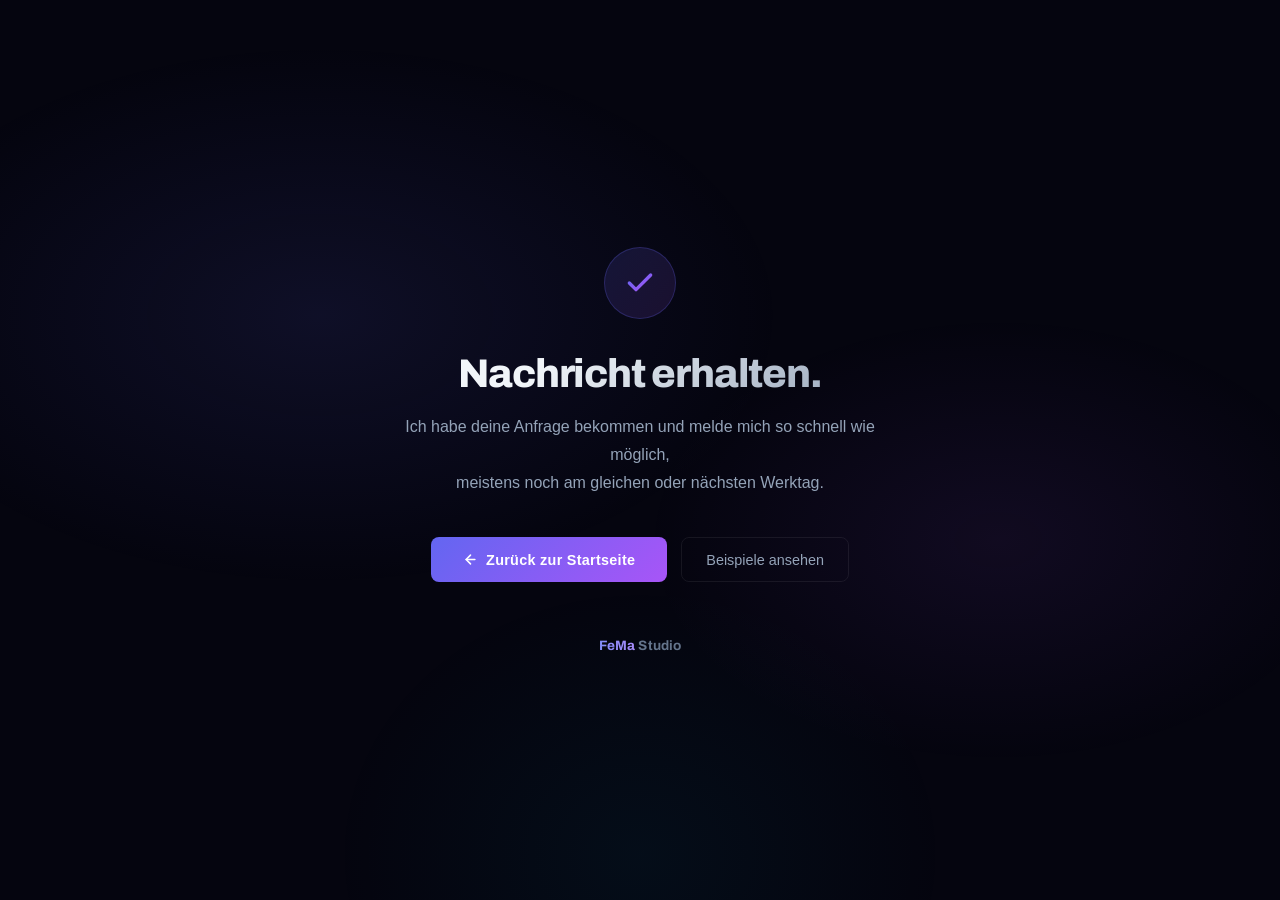
<file: danke.html>
<!DOCTYPE html>
<html lang="de">
<head>
  <meta charset="UTF-8" />
  <meta name="viewport" content="width=device-width, initial-scale=1.0" />
  <title>Nachricht erhalten – FeMa Studio</title>
  <meta name="robots" content="noindex, nofollow" />
  <link rel="icon" href="favicon.svg" type="image/svg+xml" />
  <link rel="apple-touch-icon" href="apple-touch-icon.png" />
  <link rel="icon" href="favicon.ico" sizes="32x32" />
  <link rel="preconnect" href="https://fonts.bunny.net" />
  <link href="https://fonts.bunny.net/css?family=archivo:400,600,700,900|space-grotesk:400,500,600&display=swap" rel="stylesheet" />
  <style>
    *, *::before, *::after { box-sizing: border-box; margin: 0; padding: 0; }

    :root {
      --indigo: #6366f1;
      --violet: #a855f7;
      --cyan: #06b6d4;
      --bg: #05050f;
      --text: #f1f5f9;
      --muted: #64748b;
      --muted-light: #94a3b8;
      --border: rgba(255,255,255,0.07);
    }

    html { height: 100%; }

    body {
      font-family: 'Space Grotesk', sans-serif;
      background: var(--bg);
      color: var(--text);
      min-height: 100%;
      display: flex;
      flex-direction: column;
      align-items: center;
      justify-content: center;
      padding: 2rem 1.5rem;
      position: relative;
      overflow: hidden;
    }

    body::before {
      content: '';
      position: fixed;
      inset: 0;
      background:
        radial-gradient(ellipse 60% 50% at 25% 35%, rgba(99,102,241,0.11) 0%, transparent 60%),
        radial-gradient(ellipse 50% 45% at 78% 60%, rgba(168,85,247,0.08) 0%, transparent 55%),
        radial-gradient(ellipse 40% 50% at 50% 95%, rgba(6,182,212,0.05) 0%, transparent 60%);
      pointer-events: none;
    }

    .content {
      position: relative;
      text-align: center;
      max-width: 500px;
    }

    .icon {
      width: 72px;
      height: 72px;
      border-radius: 50%;
      background: linear-gradient(135deg, rgba(99,102,241,0.15), rgba(168,85,247,0.12));
      border: 1px solid rgba(99,102,241,0.25);
      display: flex;
      align-items: center;
      justify-content: center;
      margin: 0 auto 2rem;
    }

    .icon svg {
      width: 32px;
      height: 32px;
    }

    h1 {
      font-family: 'Archivo', sans-serif;
      font-size: clamp(1.8rem, 5vw, 2.5rem);
      font-weight: 800;
      letter-spacing: -0.03em;
      line-height: 1.15;
      margin-bottom: 1rem;
      background: linear-gradient(135deg, #f1f5f9 30%, #94a3b8 100%);
      -webkit-background-clip: text;
      -webkit-text-fill-color: transparent;
      background-clip: text;
    }

    p {
      font-size: 1rem;
      color: var(--muted-light);
      line-height: 1.75;
      margin-bottom: 2.5rem;
    }

    .actions {
      display: flex;
      gap: 0.875rem;
      justify-content: center;
      flex-wrap: wrap;
    }

    .btn-primary {
      display: inline-flex;
      align-items: center;
      gap: 0.5rem;
      background: linear-gradient(135deg, #6366f1, #a855f7);
      color: #fff;
      font-family: 'Space Grotesk', sans-serif;
      font-size: 0.9rem;
      font-weight: 600;
      letter-spacing: 0.02em;
      padding: 0.85rem 2rem;
      border-radius: 8px;
      text-decoration: none;
      transition: opacity 0.2s, box-shadow 0.2s;
    }
    .btn-primary:hover {
      opacity: 0.88;
      box-shadow: 0 4px 24px rgba(99,102,241,0.35);
    }

    .btn-secondary {
      display: inline-flex;
      align-items: center;
      gap: 0.5rem;
      background: transparent;
      color: var(--muted-light);
      font-family: 'Space Grotesk', sans-serif;
      font-size: 0.9rem;
      font-weight: 500;
      padding: 0.85rem 1.5rem;
      border-radius: 8px;
      border: 1px solid var(--border);
      text-decoration: none;
      transition: color 0.2s, border-color 0.2s;
    }
    .btn-secondary:hover {
      color: var(--text);
      border-color: rgba(255,255,255,0.15);
    }

    .brand {
      margin-top: 3.5rem;
      font-family: 'Archivo', sans-serif;
      font-size: 0.85rem;
      font-weight: 700;
      letter-spacing: 0.01em;
      color: var(--muted);
    }
    .brand span {
      background: linear-gradient(90deg, #818cf8, #a78bfa);
      -webkit-background-clip: text;
      -webkit-text-fill-color: transparent;
      background-clip: text;
    }
  </style>
</head>
<body>
  <div class="content">

    <div class="icon">
      <svg viewBox="0 0 24 24" fill="none" stroke="url(#grad)" stroke-width="2.5" stroke-linecap="round" stroke-linejoin="round">
        <defs>
          <linearGradient id="grad" x1="0%" y1="0%" x2="100%" y2="100%">
            <stop offset="0%" stop-color="#6366f1"/>
            <stop offset="100%" stop-color="#a855f7"/>
          </linearGradient>
        </defs>
        <polyline points="20 6 9 17 4 12"/>
      </svg>
    </div>

    <h1>Nachricht erhalten.</h1>

    <p>
      Ich habe deine Anfrage bekommen und melde mich so schnell wie möglich,<br>
      meistens noch am gleichen oder nächsten Werktag.
    </p>

    <div class="actions">
      <a href="/" class="btn-primary">
        <svg width="15" height="15" viewBox="0 0 24 24" fill="none" stroke="currentColor" stroke-width="2.5" stroke-linecap="round" stroke-linejoin="round"><line x1="19" y1="12" x2="5" y2="12"/><polyline points="12 19 5 12 12 5"/></svg>
        Zurück zur Startseite
      </a>
      <a href="/#referenz" class="btn-secondary">
        Beispiele ansehen
      </a>
    </div>

    <div class="brand"><span>FeMa</span> Studio</div>
  </div>
</body>
</html>
</file>
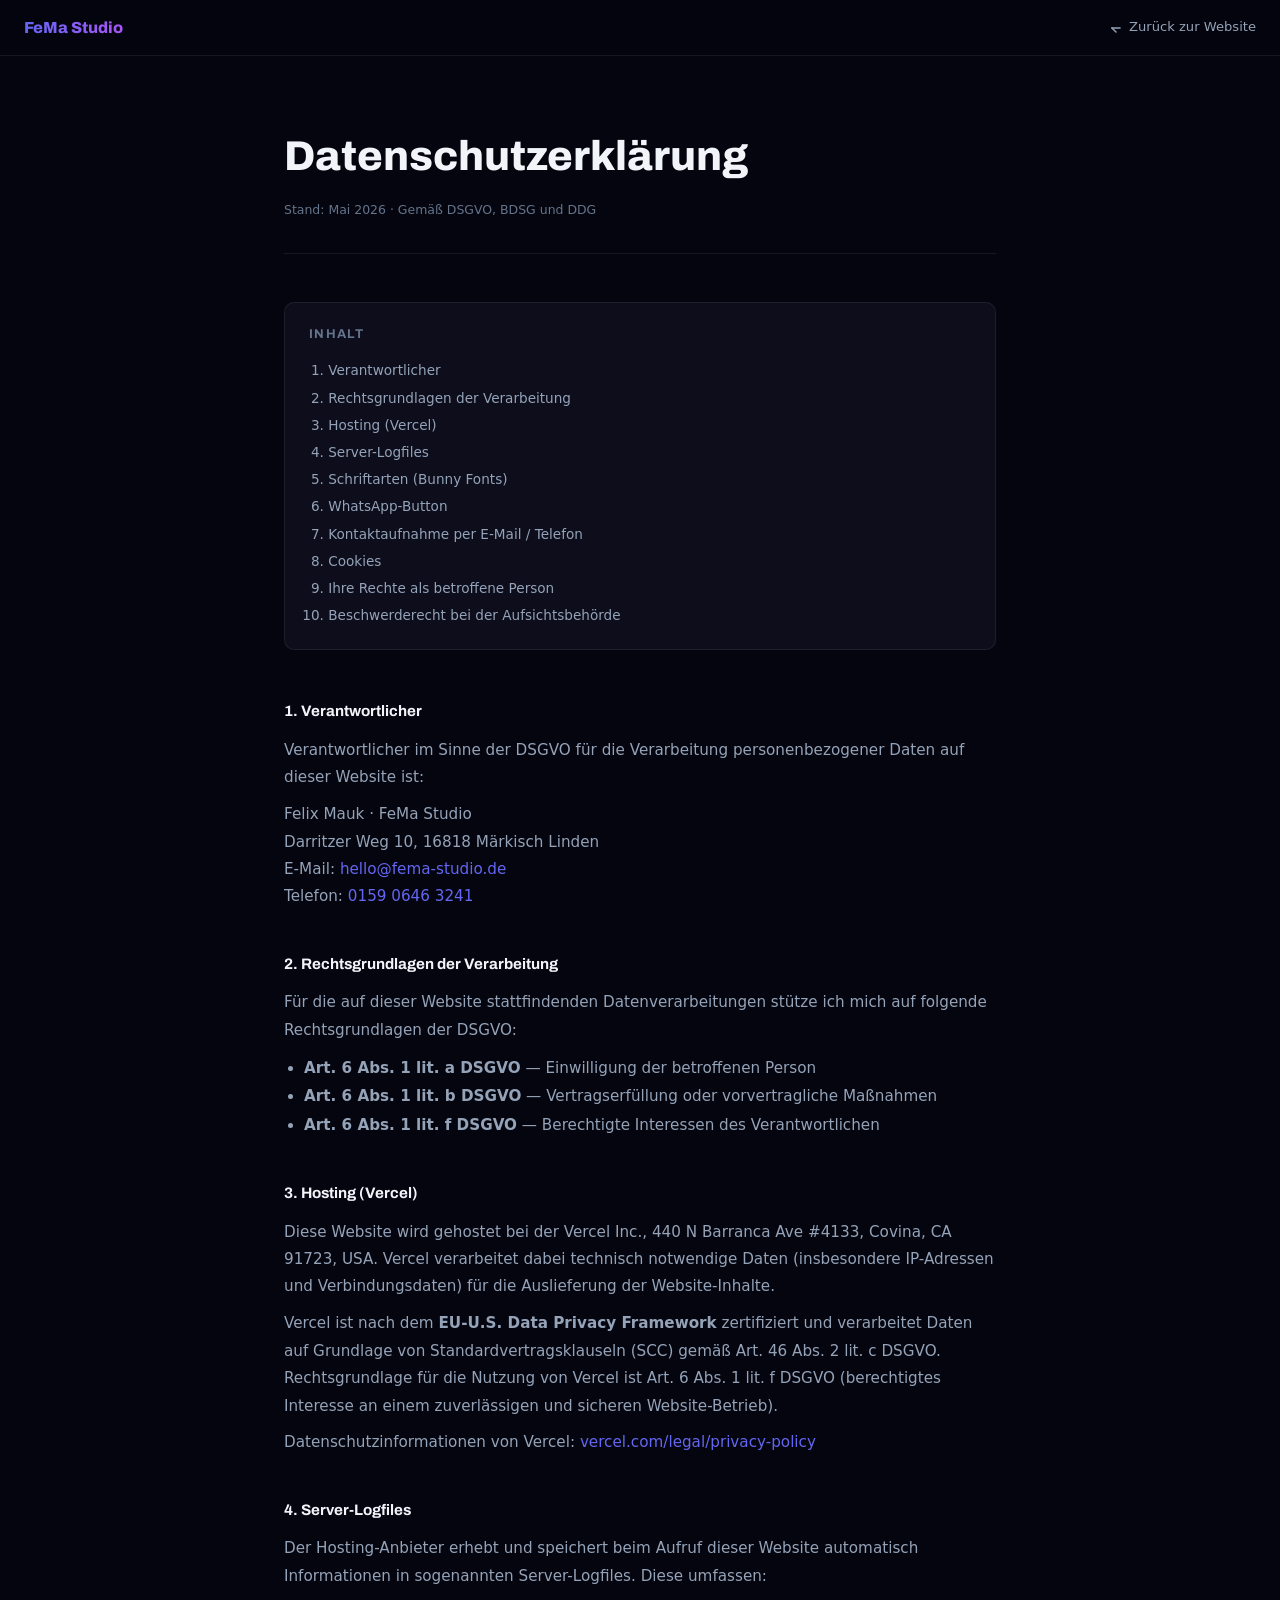
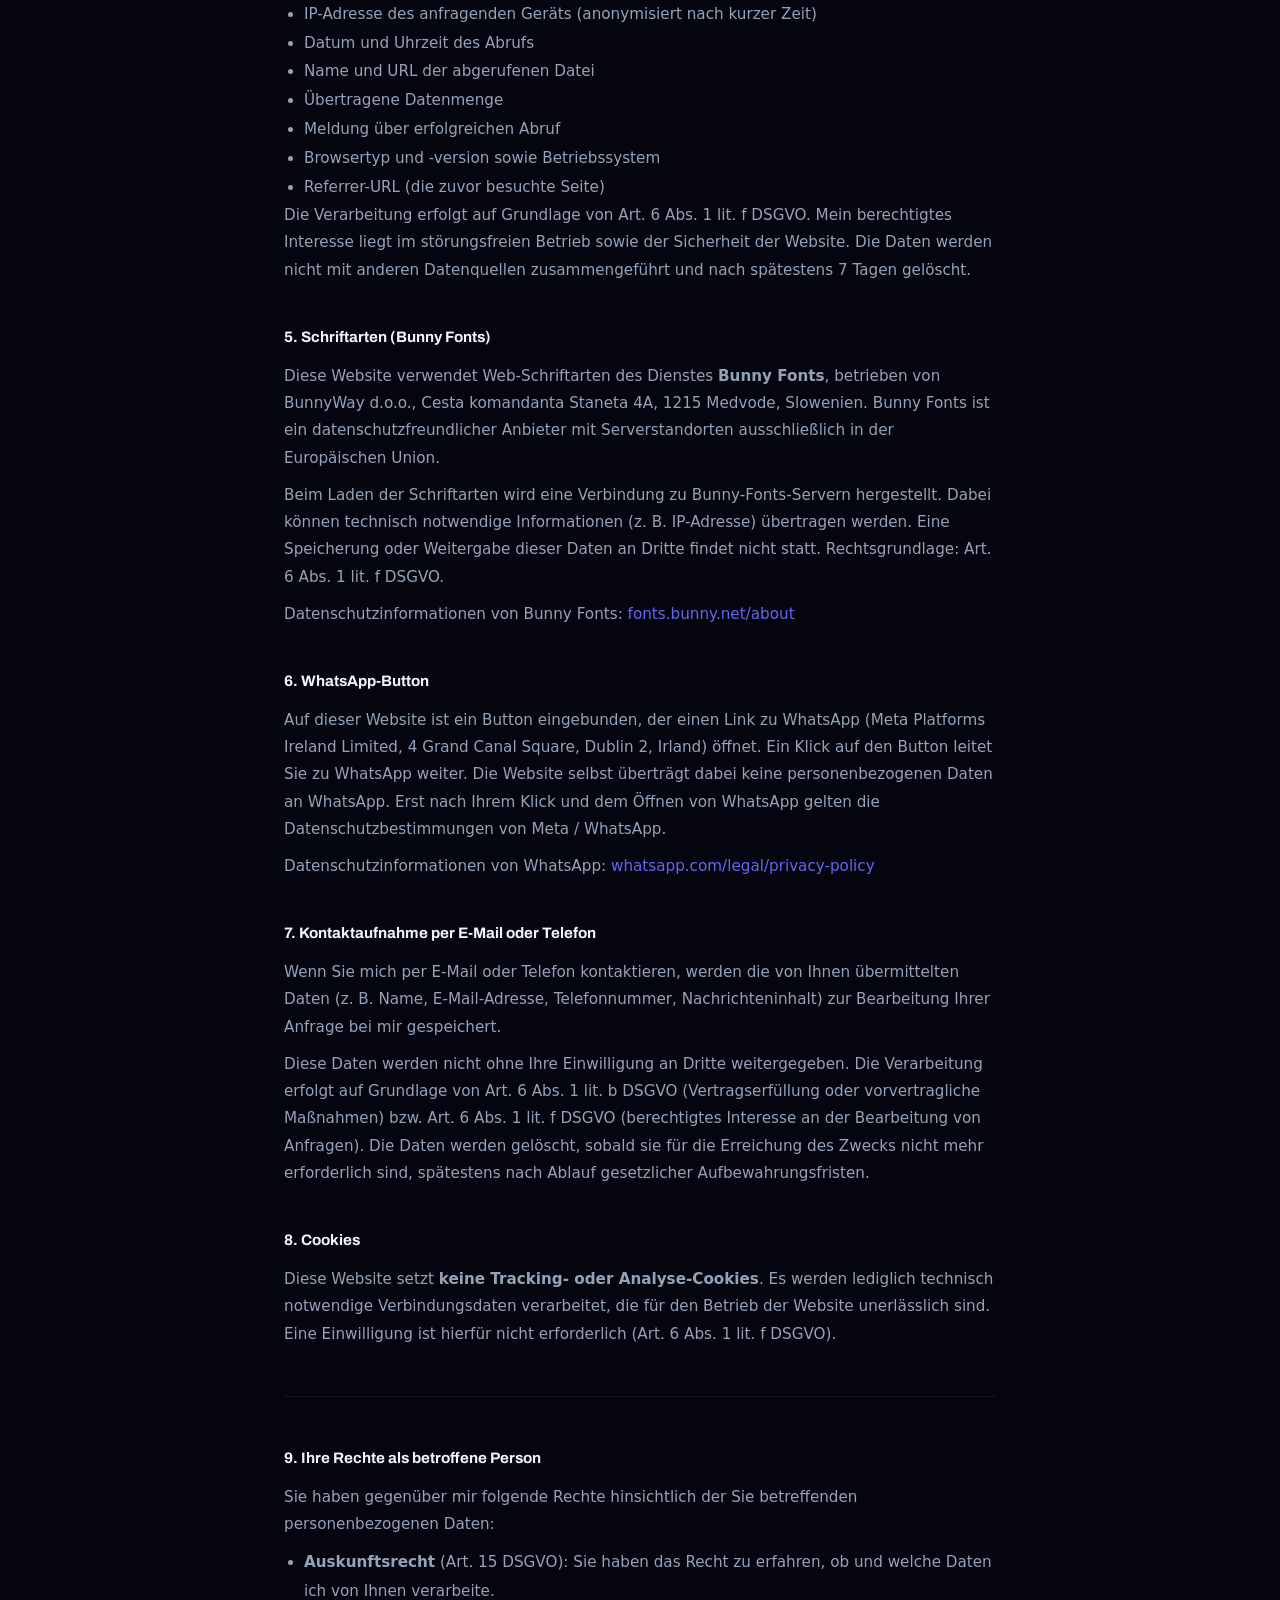
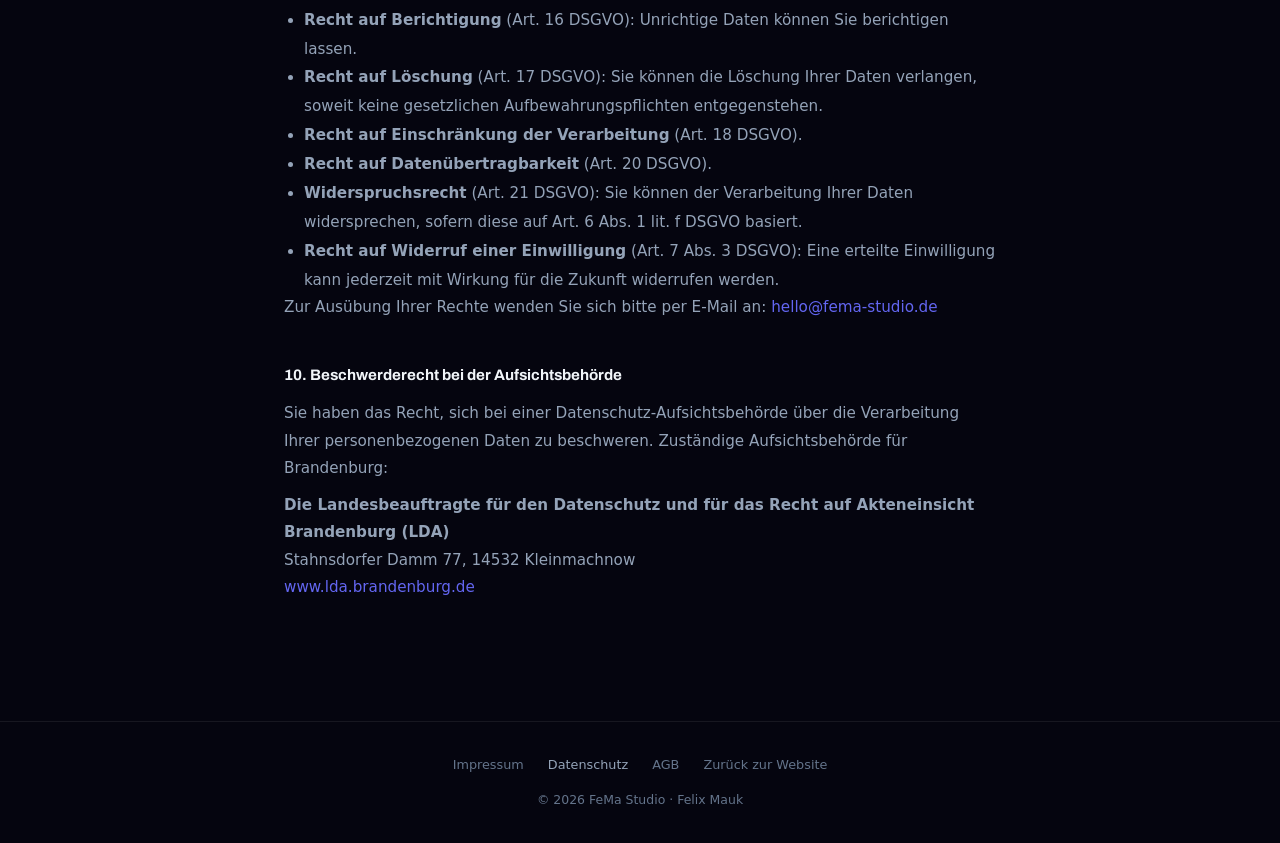
<file: datenschutz.html>
<!DOCTYPE html>
<html lang="de">
<head>
  <meta charset="UTF-8" />
  <meta name="viewport" content="width=device-width, initial-scale=1.0" />
  <title>Datenschutz — FeMa Studio</title>
  <meta name="robots" content="noindex, nofollow" />
  <link rel="icon" href="favicon.svg" type="image/svg+xml" />
  <link rel="icon" href="favicon.ico" sizes="32x32" />
  <link rel="apple-touch-icon" href="apple-touch-icon.png" />
  <link rel="preconnect" href="https://fonts.bunny.net" />
  <link href="https://fonts.bunny.net/css?family=archivo:400,600,700,800&family=space-grotesk:400,500&display=swap" rel="stylesheet" />
  <style>
    *, *::before, *::after { box-sizing: border-box; margin: 0; padding: 0; }

    :root {
      --bg:          #05050f;
      --card:        rgba(15,15,30,0.9);
      --text:        #f1f5f9;
      --muted:       #64748b;
      --muted-light: #94a3b8;
      --border:      rgba(255,255,255,0.07);
      --accent:      #6366f1;
    }

    html { scroll-behavior: smooth; }

    body {
      background: var(--bg);
      color: var(--text);
      font-family: 'Space Grotesk', ui-sans-serif, system-ui, sans-serif;
      font-size: 0.95rem;
      line-height: 1.75;
      -webkit-font-smoothing: antialiased;
      min-height: 100vh;
    }

    nav {
      position: sticky;
      top: 0;
      z-index: 50;
      background: rgba(5,5,15,0.92);
      backdrop-filter: blur(12px);
      border-bottom: 1px solid var(--border);
      padding: 0 1.5rem;
      height: 56px;
      display: flex;
      align-items: center;
      justify-content: space-between;
    }

    .nav-logo {
      font-family: 'Archivo', sans-serif;
      font-weight: 800;
      font-size: 1rem;
      background: linear-gradient(90deg, #6366f1, #a855f7);
      -webkit-background-clip: text;
      -webkit-text-fill-color: transparent;
      background-clip: text;
      text-decoration: none;
    }

    .nav-back {
      color: var(--muted-light);
      text-decoration: none;
      font-size: 0.82rem;
      display: flex;
      align-items: center;
      gap: 0.4rem;
      transition: color 0.2s;
    }
    .nav-back:hover { color: var(--text); }

    main {
      max-width: 760px;
      margin: 0 auto;
      padding: 4rem 1.5rem 5rem;
    }

    .page-title {
      font-family: 'Archivo', sans-serif;
      font-size: clamp(1.8rem, 5vw, 2.6rem);
      font-weight: 800;
      color: var(--text);
      margin-bottom: 0.4rem;
    }

    .page-meta {
      color: var(--muted);
      font-size: 0.78rem;
      margin-bottom: 3rem;
      padding-bottom: 2rem;
      border-bottom: 1px solid var(--border);
    }

    section {
      margin-bottom: 2.5rem;
    }

    section h2 {
      font-family: 'Archivo', sans-serif;
      font-size: 0.95rem;
      font-weight: 700;
      color: var(--text);
      margin-bottom: 0.75rem;
    }

    section p {
      color: var(--muted-light);
      line-height: 1.8;
      margin-bottom: 0.6rem;
    }

    section ul {
      color: var(--muted-light);
      padding-left: 1.25rem;
      line-height: 1.9;
    }

    a { color: var(--accent); text-decoration: none; }
    a:hover { text-decoration: underline; }

    .toc {
      background: var(--card);
      border: 1px solid var(--border);
      border-radius: 10px;
      padding: 1.25rem 1.5rem;
      margin-bottom: 3rem;
    }

    .toc h3 {
      font-family: 'Archivo', sans-serif;
      font-size: 0.8rem;
      font-weight: 700;
      letter-spacing: 0.1em;
      text-transform: uppercase;
      color: var(--muted);
      margin-bottom: 0.75rem;
    }

    .toc ol {
      padding-left: 1.2rem;
      color: var(--muted-light);
      font-size: 0.85rem;
      line-height: 2;
    }

    .toc a { color: var(--muted-light); }
    .toc a:hover { color: var(--text); }

    hr {
      border: none;
      border-top: 1px solid var(--border);
      margin: 3rem 0;
    }

    footer {
      border-top: 1px solid var(--border);
      padding: 2rem 1.5rem;
      text-align: center;
    }

    .footer-legal {
      display: flex;
      justify-content: center;
      gap: 1.5rem;
      flex-wrap: wrap;
    }

    .footer-legal a {
      color: var(--muted);
      font-size: 0.8rem;
      text-decoration: none;
      transition: color 0.2s;
    }
    .footer-legal a:hover { color: var(--text); }
    .footer-legal a.aktiv { color: var(--muted-light); }

    .footer-copy {
      color: var(--muted);
      font-size: 0.78rem;
      margin-top: 0.75rem;
    }
  </style>
</head>
<body>

  <nav>
    <a href="/" class="nav-logo">FeMa Studio</a>
    <a href="/" class="nav-back">
      <svg width="14" height="14" viewBox="0 0 24 24" fill="none" stroke="currentColor" stroke-width="2.5" stroke-linecap="round" stroke-linejoin="round">
        <line x1="19" y1="12" x2="5" y2="12"/><polyline points="12 19 5 12 12 19"/>
      </svg>
      Zurück zur Website
    </a>
  </nav>

  <main>

    <h1 class="page-title">Datenschutzerklärung</h1>
    <p class="page-meta">Stand: Mai 2026 · Gemäß DSGVO, BDSG und DDG</p>

    <!-- INHALTSVERZEICHNIS -->
    <div class="toc">
      <h3>Inhalt</h3>
      <ol>
        <li><a href="#verantwortlicher">Verantwortlicher</a></li>
        <li><a href="#rechtsgrundlagen">Rechtsgrundlagen der Verarbeitung</a></li>
        <li><a href="#hosting">Hosting (Vercel)</a></li>
        <li><a href="#server-logs">Server-Logfiles</a></li>
        <li><a href="#schriftarten">Schriftarten (Bunny Fonts)</a></li>
        <li><a href="#whatsapp">WhatsApp-Button</a></li>
        <li><a href="#kontakt">Kontaktaufnahme per E-Mail / Telefon</a></li>
        <li><a href="#cookies">Cookies</a></li>
        <li><a href="#rechte">Ihre Rechte als betroffene Person</a></li>
        <li><a href="#beschwerderecht">Beschwerderecht bei der Aufsichtsbehörde</a></li>
      </ol>
    </div>

    <!-- 1 VERANTWORTLICHER -->
    <section id="verantwortlicher">
      <h2>1. Verantwortlicher</h2>
      <p>
        Verantwortlicher im Sinne der DSGVO für die Verarbeitung personenbezogener Daten auf dieser Website ist:
      </p>
      <p>
        Felix Mauk · FeMa Studio<br />
        Darritzer Weg 10, 16818 Märkisch Linden<br />
        E-Mail: <a href="mailto:hello@fema-studio.de">hello@fema-studio.de</a><br />
        Telefon: <a href="tel:+4915906463241">0159 0646 3241</a>
      </p>
    </section>

    <!-- 2 RECHTSGRUNDLAGEN -->
    <section id="rechtsgrundlagen">
      <h2>2. Rechtsgrundlagen der Verarbeitung</h2>
      <p>
        Für die auf dieser Website stattfindenden Datenverarbeitungen stütze ich mich auf folgende
        Rechtsgrundlagen der DSGVO:
      </p>
      <ul>
        <li><strong>Art. 6 Abs. 1 lit. a DSGVO</strong> — Einwilligung der betroffenen Person</li>
        <li><strong>Art. 6 Abs. 1 lit. b DSGVO</strong> — Vertragserfüllung oder vorvertragliche Maßnahmen</li>
        <li><strong>Art. 6 Abs. 1 lit. f DSGVO</strong> — Berechtigte Interessen des Verantwortlichen</li>
      </ul>
    </section>

    <!-- 3 HOSTING -->
    <section id="hosting">
      <h2>3. Hosting (Vercel)</h2>
      <p>
        Diese Website wird gehostet bei der Vercel Inc., 440 N Barranca Ave #4133, Covina,
        CA 91723, USA. Vercel verarbeitet dabei technisch notwendige Daten (insbesondere IP-Adressen
        und Verbindungsdaten) für die Auslieferung der Website-Inhalte.
      </p>
      <p>
        Vercel ist nach dem <strong>EU-U.S. Data Privacy Framework</strong> zertifiziert und verarbeitet
        Daten auf Grundlage von Standardvertragsklauseln (SCC) gemäß Art. 46 Abs. 2 lit. c DSGVO.
        Rechtsgrundlage für die Nutzung von Vercel ist Art. 6 Abs. 1 lit. f DSGVO (berechtigtes
        Interesse an einem zuverlässigen und sicheren Website-Betrieb).
      </p>
      <p>
        Datenschutzinformationen von Vercel:
        <a href="https://vercel.com/legal/privacy-policy" target="_blank" rel="noopener noreferrer">
          vercel.com/legal/privacy-policy
        </a>
      </p>
    </section>

    <!-- 4 SERVER-LOGS -->
    <section id="server-logs">
      <h2>4. Server-Logfiles</h2>
      <p>
        Der Hosting-Anbieter erhebt und speichert beim Aufruf dieser Website automatisch Informationen
        in sogenannten Server-Logfiles. Diese umfassen:
      </p>
      <ul>
        <li>IP-Adresse des anfragenden Geräts (anonymisiert nach kurzer Zeit)</li>
        <li>Datum und Uhrzeit des Abrufs</li>
        <li>Name und URL der abgerufenen Datei</li>
        <li>Übertragene Datenmenge</li>
        <li>Meldung über erfolgreichen Abruf</li>
        <li>Browsertyp und -version sowie Betriebssystem</li>
        <li>Referrer-URL (die zuvor besuchte Seite)</li>
      </ul>
      <p>
        Die Verarbeitung erfolgt auf Grundlage von Art. 6 Abs. 1 lit. f DSGVO. Mein berechtigtes
        Interesse liegt im störungsfreien Betrieb sowie der Sicherheit der Website. Die Daten werden
        nicht mit anderen Datenquellen zusammengeführt und nach spätestens 7 Tagen gelöscht.
      </p>
    </section>

    <!-- 5 SCHRIFTARTEN -->
    <section id="schriftarten">
      <h2>5. Schriftarten (Bunny Fonts)</h2>
      <p>
        Diese Website verwendet Web-Schriftarten des Dienstes <strong>Bunny Fonts</strong>, betrieben
        von BunnyWay d.o.o., Cesta komandanta Staneta 4A, 1215 Medvode, Slowenien.
        Bunny Fonts ist ein datenschutzfreundlicher Anbieter mit Serverstandorten ausschließlich
        in der Europäischen Union.
      </p>
      <p>
        Beim Laden der Schriftarten wird eine Verbindung zu Bunny-Fonts-Servern hergestellt.
        Dabei können technisch notwendige Informationen (z. B. IP-Adresse) übertragen werden.
        Eine Speicherung oder Weitergabe dieser Daten an Dritte findet nicht statt.
        Rechtsgrundlage: Art. 6 Abs. 1 lit. f DSGVO.
      </p>
      <p>
        Datenschutzinformationen von Bunny Fonts:
        <a href="https://fonts.bunny.net/about" target="_blank" rel="noopener noreferrer">
          fonts.bunny.net/about
        </a>
      </p>
    </section>

    <!-- 6 WHATSAPP -->
    <section id="whatsapp">
      <h2>6. WhatsApp-Button</h2>
      <p>
        Auf dieser Website ist ein Button eingebunden, der einen Link zu WhatsApp
        (Meta Platforms Ireland Limited, 4 Grand Canal Square, Dublin 2, Irland) öffnet.
        Ein Klick auf den Button leitet Sie zu WhatsApp weiter. Die Website selbst überträgt
        dabei keine personenbezogenen Daten an WhatsApp. Erst nach Ihrem Klick und dem
        Öffnen von WhatsApp gelten die Datenschutzbestimmungen von Meta / WhatsApp.
      </p>
      <p>
        Datenschutzinformationen von WhatsApp:
        <a href="https://www.whatsapp.com/legal/privacy-policy" target="_blank" rel="noopener noreferrer">
          whatsapp.com/legal/privacy-policy
        </a>
      </p>
    </section>

    <!-- 7 KONTAKT -->
    <section id="kontakt">
      <h2>7. Kontaktaufnahme per E-Mail oder Telefon</h2>
      <p>
        Wenn Sie mich per E-Mail oder Telefon kontaktieren, werden die von Ihnen übermittelten
        Daten (z. B. Name, E-Mail-Adresse, Telefonnummer, Nachrichteninhalt) zur Bearbeitung
        Ihrer Anfrage bei mir gespeichert.
      </p>
      <p>
        Diese Daten werden nicht ohne Ihre Einwilligung an Dritte weitergegeben. Die Verarbeitung
        erfolgt auf Grundlage von Art. 6 Abs. 1 lit. b DSGVO (Vertragserfüllung oder
        vorvertragliche Maßnahmen) bzw. Art. 6 Abs. 1 lit. f DSGVO (berechtigtes Interesse
        an der Bearbeitung von Anfragen). Die Daten werden gelöscht, sobald sie für die
        Erreichung des Zwecks nicht mehr erforderlich sind, spätestens nach Ablauf gesetzlicher
        Aufbewahrungsfristen.
      </p>
    </section>

    <!-- 8 COOKIES -->
    <section id="cookies">
      <h2>8. Cookies</h2>
      <p>
        Diese Website setzt <strong>keine Tracking- oder Analyse-Cookies</strong>.
        Es werden lediglich technisch notwendige Verbindungsdaten verarbeitet, die für den
        Betrieb der Website unerlässlich sind. Eine Einwilligung ist hierfür nicht erforderlich
        (Art. 6 Abs. 1 lit. f DSGVO).
      </p>
    </section>

    <hr />

    <!-- 9 RECHTE -->
    <section id="rechte">
      <h2>9. Ihre Rechte als betroffene Person</h2>
      <p>Sie haben gegenüber mir folgende Rechte hinsichtlich der Sie betreffenden personenbezogenen Daten:</p>
      <ul>
        <li><strong>Auskunftsrecht</strong> (Art. 15 DSGVO): Sie haben das Recht zu erfahren, ob und welche Daten ich von Ihnen verarbeite.</li>
        <li><strong>Recht auf Berichtigung</strong> (Art. 16 DSGVO): Unrichtige Daten können Sie berichtigen lassen.</li>
        <li><strong>Recht auf Löschung</strong> (Art. 17 DSGVO): Sie können die Löschung Ihrer Daten verlangen, soweit keine gesetzlichen Aufbewahrungspflichten entgegenstehen.</li>
        <li><strong>Recht auf Einschränkung der Verarbeitung</strong> (Art. 18 DSGVO).</li>
        <li><strong>Recht auf Datenübertragbarkeit</strong> (Art. 20 DSGVO).</li>
        <li><strong>Widerspruchsrecht</strong> (Art. 21 DSGVO): Sie können der Verarbeitung Ihrer Daten widersprechen, sofern diese auf Art. 6 Abs. 1 lit. f DSGVO basiert.</li>
        <li><strong>Recht auf Widerruf einer Einwilligung</strong> (Art. 7 Abs. 3 DSGVO): Eine erteilte Einwilligung kann jederzeit mit Wirkung für die Zukunft widerrufen werden.</li>
      </ul>
      <p>
        Zur Ausübung Ihrer Rechte wenden Sie sich bitte per E-Mail an:
        <a href="mailto:hello@fema-studio.de">hello@fema-studio.de</a>
      </p>
    </section>

    <!-- 10 BESCHWERDERECHT -->
    <section id="beschwerderecht">
      <h2>10. Beschwerderecht bei der Aufsichtsbehörde</h2>
      <p>
        Sie haben das Recht, sich bei einer Datenschutz-Aufsichtsbehörde über die Verarbeitung
        Ihrer personenbezogenen Daten zu beschweren. Zuständige Aufsichtsbehörde für Brandenburg:
      </p>
      <p>
        <strong>Die Landesbeauftragte für den Datenschutz und für das Recht auf Akteneinsicht Brandenburg (LDA)</strong><br />
        Stahnsdorfer Damm 77, 14532 Kleinmachnow<br />
        <a href="https://www.lda.brandenburg.de" target="_blank" rel="noopener noreferrer">www.lda.brandenburg.de</a>
      </p>
    </section>

  </main>

  <footer>
    <div class="footer-legal">
      <a href="impressum.html">Impressum</a>
      <a href="datenschutz.html" class="aktiv">Datenschutz</a>
      <a href="agb.html">AGB</a>
      <a href="/">Zurück zur Website</a>
    </div>
    <p class="footer-copy">© 2026 FeMa Studio · Felix Mauk</p>
  </footer>

  <script defer src='https://static.cloudflareinsights.com/beacon.min.js' data-cf-beacon='{"token": "f31e8edf4f35493b8bfd64deea4b741e"}'></script>
</body>
</html>
</file>
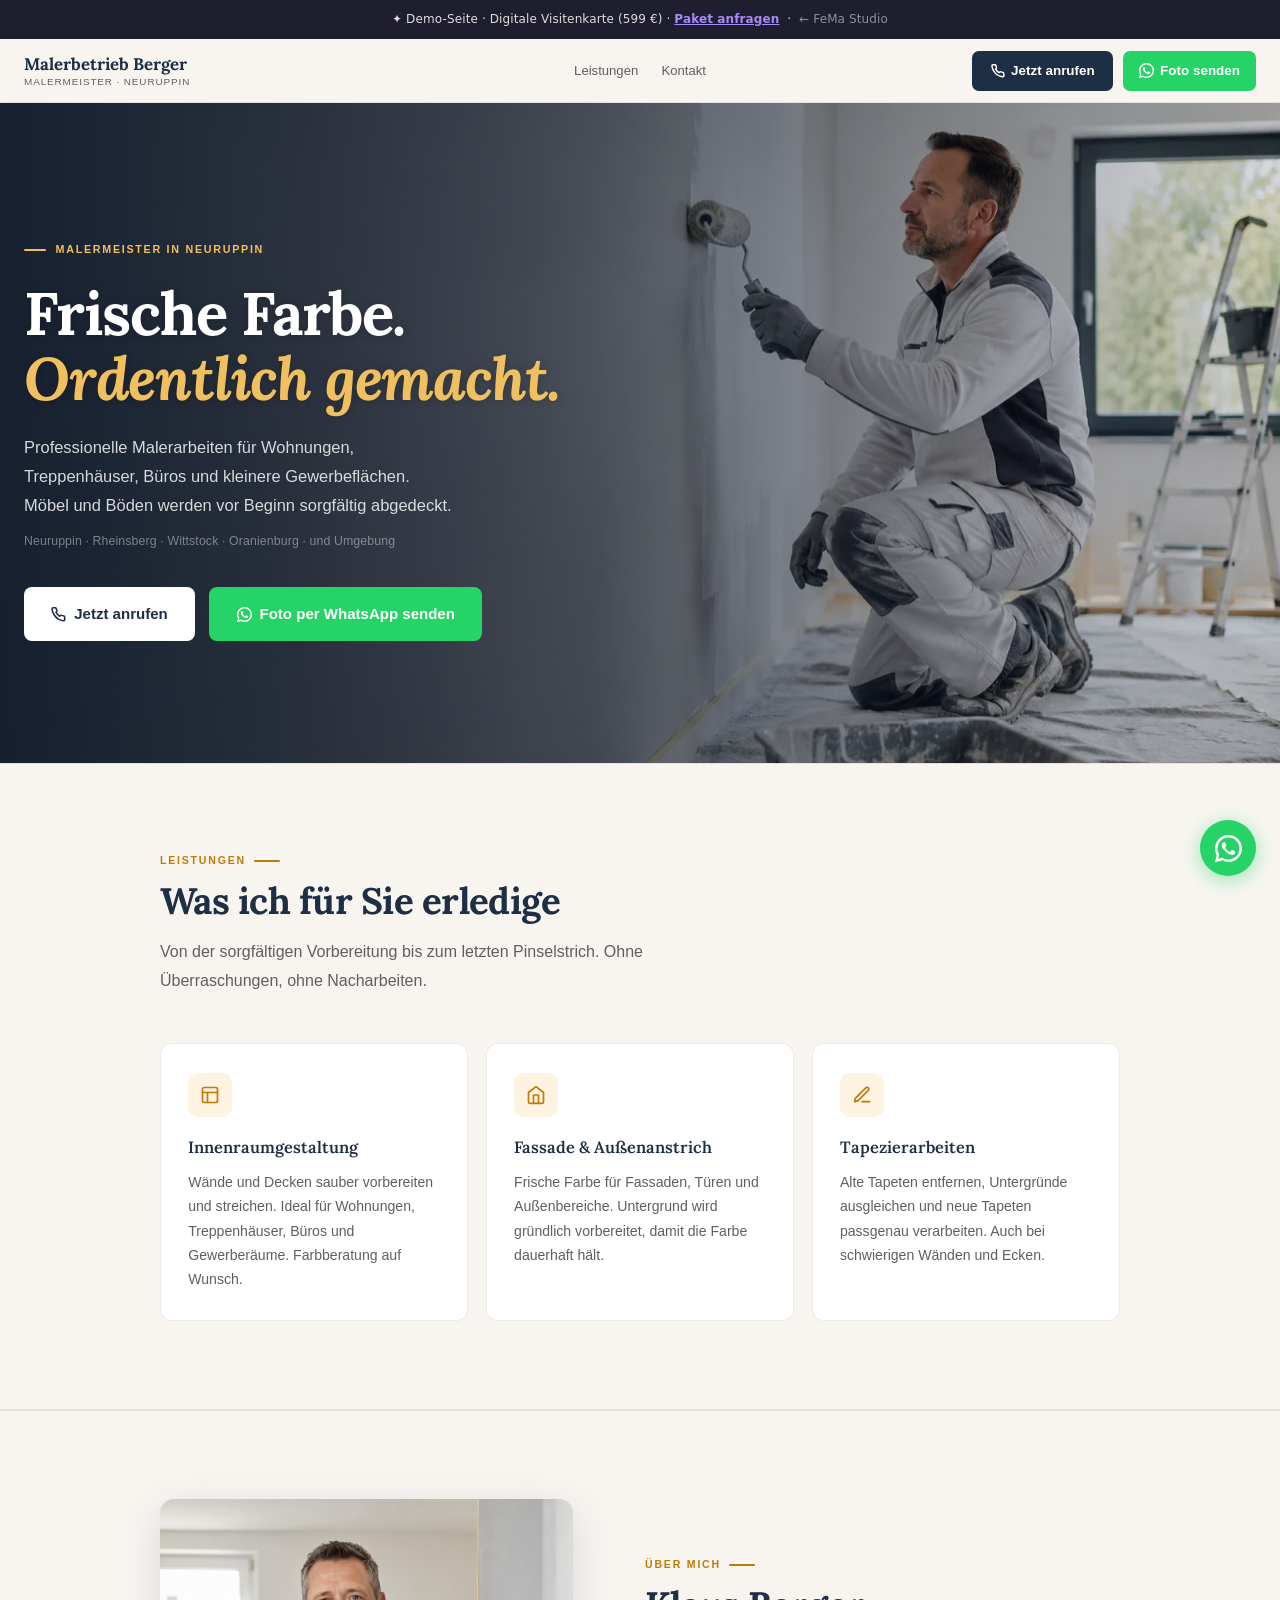
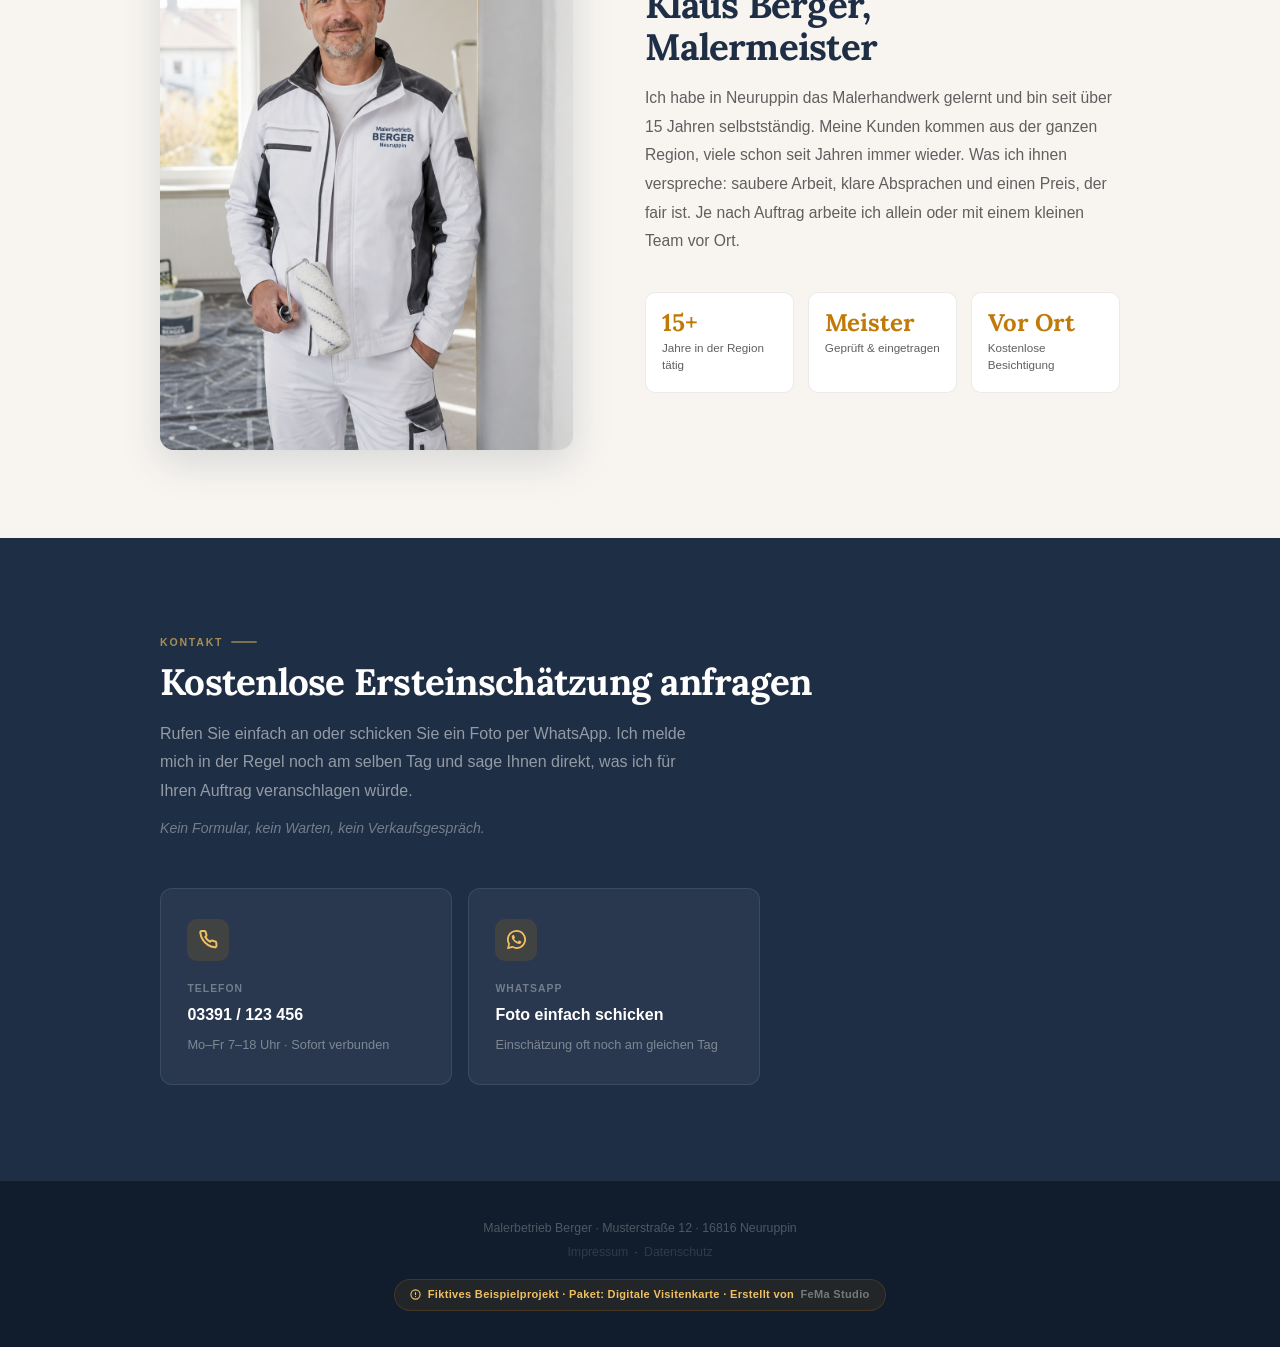
<file: demo-visitenkarte.html>
<!DOCTYPE html>
<html lang="de">
<head>
  <meta charset="UTF-8" />
  <meta name="viewport" content="width=device-width, initial-scale=1.0" />
  <title>Malerbetrieb Berger – Ihr Maler in Neuruppin</title>
  <meta name="robots" content="noindex, nofollow" />
  <meta name="description" content="Malerbetrieb Berger – Malermeister in Neuruppin. Innenraumgestaltung, Fassadenarbeiten, Tapezieren. Sauber ausgeführt, faire Einschätzung vor Ort." />
  <link rel="canonical" href="https://fema-studio.de/demo-visitenkarte" />
  <meta property="og:title" content="Malerbetrieb Berger – Ihr Maler in Neuruppin" />
  <meta property="og:description" content="Malerarbeiten für Privatkunden und Gewerbe in Neuruppin. Sauber, termingerecht, mit fairer Einschätzung vor Ort." />
  <meta property="og:type" content="website" />
  <meta property="og:url" content="https://fema-studio.de/demo-visitenkarte" />
  <link rel="preload" href="maler-hero-demo.webp" as="image" type="image/webp" media="(min-width: 781px)" />
  <link rel="preload" href="maler-hero-demo-mobile.jpg" as="image" media="(max-width: 780px)" />
  <link rel="preconnect" href="https://fonts.bunny.net" />
  <link href="https://fonts.bunny.net/css?family=lora:400,400i,600,700&family=dm-sans:400,500,600&display=swap" rel="stylesheet" />
  <style>
    *, *::before, *::after { box-sizing: border-box; margin: 0; padding: 0; }

    :root {
      --bg:           #f8f5f1;
      --bg-alt:       #ffffff;
      --navy:         #1e2e45;
      --navy-mid:     #2a3f60;
      --amber:        #c07a0a;
      --amber-light:  #fdf3e0;
      --amber-border: rgba(192,122,10,0.20);
      --gold:         #f0c060;
      --text:         #1c1c1c;
      --muted:        #5f5f5f;
      --border:       rgba(0,0,0,0.08);
      --white:        #ffffff;
    }

    html { scroll-behavior: smooth; scroll-padding-top: 80px; }

    body {
      font-family: 'DM Sans', sans-serif;
      font-size: 16px;
      color: var(--text);
      background: var(--bg);
      line-height: 1.65;
    }

    /* ─── NAV ─── */
    nav {
      position: sticky;
      top: 0;
      z-index: 100;
      background: rgba(248,245,241,0.97);
      -webkit-backdrop-filter: blur(12px);
      backdrop-filter: blur(12px);
      border-bottom: 1px solid var(--border);
      padding: 0 1.5rem;
      height: 64px;
      display: grid;
      grid-template-columns: 1fr auto 1fr;
      align-items: center;
    }

    .nav-logo {
      font-family: 'Lora', serif;
      font-weight: 700;
      font-size: 1.05rem;
      color: var(--navy);
      line-height: 1.2;
      text-decoration: none;
    }
    .nav-logo span {
      display: block;
      font-family: 'DM Sans', sans-serif;
      font-size: 0.62rem;
      font-weight: 500;
      color: var(--muted);
      letter-spacing: 0.09em;
      text-transform: uppercase;
      margin-top: 2px;
    }

    .nav-links {
      display: flex;
      align-items: center;
      justify-content: center;
      gap: 0.15rem;
    }
    .nav-link {
      font-size: 0.82rem;
      font-weight: 500;
      color: var(--muted);
      text-decoration: none;
      padding: 0.4rem 0.65rem;
      border-radius: 6px;
      transition: color 0.18s, background 0.18s;
    }
    .nav-link:hover {
      color: var(--navy);
      background: rgba(30,46,69,0.06);
    }

    .nav-actions {
      display: flex;
      align-items: center;
      justify-content: flex-end;
      gap: 0.6rem;
    }

    .nav-cta {
      background: var(--navy);
      color: var(--white);
      text-decoration: none;
      padding: 0.55rem 1.15rem;
      border-radius: 7px;
      font-size: 0.84rem;
      font-weight: 600;
      display: flex;
      align-items: center;
      gap: 0.4rem;
      transition: background 0.2s;
      cursor: pointer;
    }
    .nav-cta:hover { background: var(--navy-mid); }

    .nav-wa {
      background: #25d366;
      color: var(--white);
      text-decoration: none;
      padding: 0.55rem 1rem;
      border-radius: 7px;
      font-size: 0.84rem;
      font-weight: 600;
      display: flex;
      align-items: center;
      gap: 0.4rem;
      transition: background 0.2s;
    }
    .nav-wa:hover { background: #1fb959; }

    /* ─── HERO ─── */
    .hero {
      background-color: var(--navy);
      background-image:
        linear-gradient(to right, rgba(14,25,42,0.92) 0%, rgba(14,25,42,0.62) 48%, rgba(14,25,42,0.14) 100%),
        url('maler-hero-demo.jpg');
      background-image:
        linear-gradient(to right, rgba(14,25,42,0.92) 0%, rgba(14,25,42,0.62) 48%, rgba(14,25,42,0.14) 100%),
        -webkit-image-set(url('maler-hero-demo.webp') 1x, url('maler-hero-demo.jpg') 1x);
      background-image:
        linear-gradient(to right, rgba(14,25,42,0.92) 0%, rgba(14,25,42,0.62) 48%, rgba(14,25,42,0.14) 100%),
        image-set(url('maler-hero-demo.webp') type('image/webp'), url('maler-hero-demo.jpg') type('image/jpeg'));
      background-size: cover;
      background-position: right 18%;
      background-repeat: no-repeat;
      position: relative;
      overflow: hidden;
      padding: 6rem 1.5rem 5.5rem;
      min-height: 660px;
      display: flex;
      align-items: center;
    }

    .hero-inner {
      position: relative;
      z-index: 1;
      max-width: 620px;
    }

    .hero-eyebrow {
      display: inline-flex;
      align-items: center;
      gap: 0.6rem;
      font-size: 0.67rem;
      font-weight: 700;
      letter-spacing: 0.16em;
      text-transform: uppercase;
      color: var(--gold);
      margin-bottom: 1.4rem;
    }
    .hero-eyebrow::before {
      content: '';
      width: 22px;
      height: 2px;
      background: var(--gold);
      border-radius: 2px;
      flex-shrink: 0;
    }

    .hero h1 {
      font-family: 'Lora', serif;
      font-size: clamp(2.35rem, 6vw, 3.75rem);
      font-weight: 700;
      color: var(--white);
      line-height: 1.08;
      letter-spacing: -0.02em;
      margin-bottom: 1.4rem;
      text-shadow: 0 1px 8px rgba(0,0,0,0.2);
    }
    .hero h1 em {
      font-style: italic;
      color: var(--gold);
    }

    .hero-sub {
      font-size: 1.03rem;
      color: rgba(255,255,255,0.82);
      max-width: 430px;
      line-height: 1.75;
      margin-bottom: 0.7rem;
    }

    .hero-meta {
      font-size: 0.77rem;
      color: rgba(255,255,255,0.42);
      margin-bottom: 2.25rem;
      letter-spacing: 0.01em;
    }

    .hero-btns {
      display: flex;
      gap: 0.9rem;
      flex-wrap: wrap;
    }

    .btn-primary {
      display: inline-flex;
      align-items: center;
      gap: 0.5rem;
      background: var(--white);
      color: var(--navy);
      text-decoration: none;
      padding: 0.9rem 1.7rem;
      border-radius: 8px;
      font-weight: 700;
      font-size: 0.94rem;
      transition: transform 0.15s, box-shadow 0.15s;
    }
    .btn-primary:hover {
      transform: translateY(-2px);
      box-shadow: 0 6px 22px rgba(0,0,0,0.24);
    }

    .btn-wa {
      display: inline-flex;
      align-items: center;
      gap: 0.5rem;
      background: #25d366;
      color: var(--white);
      text-decoration: none;
      padding: 0.9rem 1.7rem;
      border-radius: 8px;
      font-weight: 700;
      font-size: 0.94rem;
      transition: transform 0.15s, box-shadow 0.15s;
    }
    .btn-wa:hover {
      transform: translateY(-2px);
      box-shadow: 0 6px 22px rgba(37,211,102,0.34);
    }

    /* ─── TRUST STRIP ─── */
    .trust-strip {
      background: var(--white);
      border-bottom: 1px solid var(--border);
      padding: 2rem 1.5rem;
    }

    .trust-inner {
      max-width: 960px;
      margin: 0 auto;
      display: grid;
      grid-template-columns: repeat(3, 1fr);
      gap: 0.5rem;
    }

    .trust-item {
      display: flex;
      align-items: center;
      gap: 0.85rem;
      padding: 0.75rem 1rem;
    }

    .trust-icon {
      width: 40px;
      height: 40px;
      background: var(--amber-light);
      border-radius: 9px;
      display: flex;
      align-items: center;
      justify-content: center;
      color: var(--amber);
      flex-shrink: 0;
    }

    .trust-text strong {
      display: block;
      font-size: 0.88rem;
      font-weight: 700;
      color: var(--navy);
      line-height: 1.3;
    }
    .trust-text span {
      font-size: 0.78rem;
      color: var(--muted);
      line-height: 1.4;
    }

    /* ─── SECTION BASE ─── */
    section { padding: 5.5rem 1.5rem; }
    .container { max-width: 960px; margin: 0 auto; }

    .eyebrow {
      font-size: 0.66rem;
      font-weight: 700;
      letter-spacing: 0.17em;
      text-transform: uppercase;
      color: var(--amber);
      margin-bottom: 0.65rem;
      display: flex;
      align-items: center;
      gap: 0.5rem;
    }
    .eyebrow::after {
      content: '';
      width: 26px;
      height: 2px;
      background: var(--amber);
      border-radius: 2px;
    }

    .sec-title {
      font-family: 'Lora', serif;
      font-size: clamp(1.7rem, 4vw, 2.3rem);
      font-weight: 700;
      color: var(--navy);
      line-height: 1.15;
      letter-spacing: -0.02em;
      margin-bottom: 1rem;
    }

    .sec-sub {
      font-size: 1rem;
      color: var(--muted);
      max-width: 520px;
      line-height: 1.78;
    }

    /* ─── LEISTUNGEN ─── */
    #leistungen {
      background: var(--bg);
      border-top: 1px solid var(--border);
      border-bottom: 1px solid var(--border);
    }

    .leistungen-header { margin-bottom: 3rem; }

    .leistungen-grid {
      display: grid;
      grid-template-columns: repeat(auto-fit, minmax(265px, 1fr));
      gap: 1.1rem;
    }

    .leistung {
      background: var(--white);
      border: 1px solid var(--border);
      border-radius: 12px;
      padding: 1.8rem 1.7rem;
      transition: border-color 0.25s, box-shadow 0.25s, transform 0.2s;
    }
    .leistung:hover {
      border-color: rgba(192,122,10,0.38);
      box-shadow: 0 6px 22px rgba(0,0,0,0.07);
      transform: translateY(-2px);
    }

    .leistung-icon {
      width: 44px;
      height: 44px;
      background: var(--amber-light);
      border-radius: 10px;
      display: flex;
      align-items: center;
      justify-content: center;
      color: var(--amber);
      margin-bottom: 1.1rem;
      flex-shrink: 0;
    }

    .leistung h3 {
      font-family: 'Lora', serif;
      font-size: 1.02rem;
      font-weight: 600;
      color: var(--navy);
      margin-bottom: 0.55rem;
    }
    .leistung p {
      font-size: 0.88rem;
      color: var(--muted);
      line-height: 1.72;
    }

    /* ─── WARUM ─── */
    #warum {
      background: var(--white);
      border-bottom: 1px solid var(--border);
    }

    .warum-header { margin-bottom: 3rem; }

    .warum-grid {
      display: grid;
      grid-template-columns: repeat(2, 1fr);
      gap: 1.5rem;
    }

    .warum-item {
      display: flex;
      gap: 1.1rem;
      align-items: flex-start;
      padding: 1.6rem 1.5rem;
      background: var(--bg);
      border: 1px solid var(--border);
      border-radius: 12px;
      transition: border-color 0.25s, box-shadow 0.2s;
    }
    .warum-item:hover {
      border-color: rgba(192,122,10,0.35);
      box-shadow: 0 4px 16px rgba(0,0,0,0.06);
    }

    .warum-num {
      font-family: 'Lora', serif;
      font-size: 1.85rem;
      font-weight: 700;
      color: var(--amber);
      line-height: 1;
      opacity: 0.55;
      flex-shrink: 0;
      min-width: 2rem;
    }

    .warum-content h3 {
      font-family: 'Lora', serif;
      font-size: 1rem;
      font-weight: 600;
      color: var(--navy);
      margin-bottom: 0.4rem;
      line-height: 1.3;
    }
    .warum-content p {
      font-size: 0.87rem;
      color: var(--muted);
      line-height: 1.7;
    }

    /* ─── ÜBER MICH ─── */
    #ueber {
      background: var(--bg);
      border-top: 1px solid var(--border);
    }

    .ueber-grid {
      display: grid;
      grid-template-columns: 1fr 1.15fr;
      gap: 4.5rem;
      align-items: center;
    }

    .ueber-visual {
      border-radius: 14px;
      aspect-ratio: 3/4;
      position: relative;
      overflow: hidden;
      box-shadow: 0 12px 40px rgba(30,46,69,0.15);
    }
    .ueber-visual img {
      position: absolute;
      inset: 0;
      width: 100%;
      height: 100%;
      object-fit: cover;
      object-position: center top;
    }

    .ueber-text {
      font-size: 0.98rem;
      color: var(--muted);
      line-height: 1.82;
      margin-top: 1rem;
    }

    .ueber-stats {
      display: grid;
      grid-template-columns: repeat(3, 1fr);
      gap: 0.85rem;
      margin-top: 2.25rem;
    }
    .stat {
      background: var(--white);
      border: 1px solid var(--border);
      border-radius: 10px;
      padding: 1.1rem 1rem;
    }
    .stat-num {
      font-family: 'Lora', serif;
      font-size: 1.5rem;
      font-weight: 700;
      color: var(--amber);
      line-height: 1.1;
    }
    .stat-label {
      font-size: 0.73rem;
      color: var(--muted);
      margin-top: 0.22rem;
      line-height: 1.45;
    }

    /* ─── EINSATZGEBIET ─── */
    #gebiet {
      background: var(--amber-light);
      border-top: 1px solid var(--amber-border);
      border-bottom: 1px solid var(--amber-border);
      padding: 4rem 1.5rem;
    }
    #gebiet .sec-sub { color: #7a5200; max-width: 560px; }

    .gebiet-row {
      display: flex;
      flex-wrap: wrap;
      gap: 0.5rem;
      margin-top: 2.25rem;
    }

    .tag {
      background: var(--white);
      border: 1px solid var(--amber-border);
      border-radius: 100px;
      padding: 0.4rem 1rem;
      font-size: 0.82rem;
      color: var(--navy);
      font-weight: 500;
    }

    /* ─── KONTAKT ─── */
    #kontakt {
      background: var(--navy);
      padding: 6rem 1.5rem;
    }
    #kontakt .eyebrow { color: rgba(240,192,96,0.65); }
    #kontakt .eyebrow::after { background: rgba(240,192,96,0.45); }
    #kontakt .sec-title { color: var(--white); }
    #kontakt .sec-sub { color: rgba(255,255,255,0.52); max-width: 540px; }

    .kontakt-hint {
      margin-top: 0.75rem;
      font-size: 0.88rem;
      color: rgba(255,255,255,0.38);
      font-style: italic;
    }

    .kontakt-cards {
      display: grid;
      grid-template-columns: repeat(2, 1fr);
      gap: 1rem;
      margin-top: 3rem;
      max-width: 600px;
    }

    .kontakt-card {
      background: rgba(255,255,255,0.05);
      border: 1px solid rgba(255,255,255,0.09);
      border-radius: 12px;
      padding: 1.85rem 1.65rem;
      text-decoration: none;
      color: var(--white);
      transition: background 0.2s, border-color 0.2s, box-shadow 0.2s;
      display: block;
    }
    .kontakt-card:hover {
      background: rgba(255,255,255,0.09);
      border-color: rgba(192,122,10,0.5);
      box-shadow: 0 4px 22px rgba(0,0,0,0.22);
    }

    .kc-icon {
      width: 42px;
      height: 42px;
      background: rgba(192,122,10,0.16);
      border-radius: 10px;
      display: flex;
      align-items: center;
      justify-content: center;
      color: var(--gold);
      margin-bottom: 1.2rem;
    }

    .kc-label {
      font-size: 0.65rem;
      font-weight: 700;
      letter-spacing: 0.1em;
      text-transform: uppercase;
      color: rgba(255,255,255,0.35);
      margin-bottom: 0.3rem;
    }

    .kc-value {
      font-size: 1rem;
      font-weight: 700;
      color: var(--white);
      margin-bottom: 0.4rem;
    }

    .kc-desc {
      font-size: 0.8rem;
      color: rgba(255,255,255,0.4);
      line-height: 1.55;
    }

    /* ─── FOOTER ─── */
    footer {
      background: #111d2c;
      padding: 2.25rem 1.5rem;
      text-align: center;
      font-size: 0.77rem;
      color: rgba(255,255,255,0.26);
      line-height: 1.9;
    }
    footer a {
      color: rgba(255,255,255,0.38);
      text-decoration: none;
      transition: color 0.2s;
    }
    footer a:hover { color: var(--white); }

    .footer-link-disabled {
      cursor: default;
      opacity: 0.5;
    }

    .footer-demo-badge {
      display: inline-flex;
      align-items: center;
      gap: 0.4rem;
      margin-top: 0.9rem;
      background: rgba(192,122,10,0.1);
      border: 1px solid rgba(192,122,10,0.2);
      color: var(--gold);
      font-size: 0.69rem;
      font-weight: 600;
      padding: 0.3rem 0.95rem;
      border-radius: 100px;
      letter-spacing: 0.03em;
    }

    /* ─── WHATSAPP FLOAT ─── */
    .wa-float {
      position: fixed;
      bottom: 1.5rem;
      right: 1.5rem;
      z-index: 200;
      width: 56px;
      height: 56px;
      background: #25d366;
      border-radius: 50%;
      display: flex;
      align-items: center;
      justify-content: center;
      box-shadow: 0 4px 20px rgba(37,211,102,0.45);
      text-decoration: none;
      transition: transform 0.2s, box-shadow 0.2s;
    }
    .wa-float:hover {
      transform: scale(1.09);
      box-shadow: 0 6px 26px rgba(37,211,102,0.55);
    }

    /* ─── REVEAL ─── */
    .reveal {
      opacity: 0;
      transform: translateY(18px);
      transition: opacity 0.55s ease, transform 0.55s ease;
    }
    .reveal.visible {
      opacity: 1;
      transform: translateY(0);
    }

    /* ─── RESPONSIVE ─── */
    @media (max-width: 860px) {
      .warum-grid { grid-template-columns: 1fr; }
      .kontakt-cards { grid-template-columns: 1fr; }
    }

    @media (max-width: 780px) {
      nav { grid-template-columns: 1fr auto; }
      .nav-links { display: none; }
      .nav-cta { padding: 0.48rem 0.9rem; font-size: 0.8rem; gap: 0.35rem; }
      .nav-wa { display: none; }
      .ueber-grid { grid-template-columns: 1fr; gap: 2rem; }
      .ueber-visual { aspect-ratio: 4/3; }

      .hero {
        padding: 3.5rem 1.25rem 3rem;
        min-height: 0;
        background-image:
          linear-gradient(to bottom, rgba(14,25,42,0.90) 0%, rgba(14,25,42,0.82) 100%),
          url('maler-hero-demo-mobile.jpg');
        background-position: 72% 15%;
      }
      .hero h1 { font-size: clamp(1.9rem, 7vw, 2.6rem); }
      .hero-sub { font-size: 0.94rem; }
      .hero-btns { gap: 0.65rem; }
      .btn-primary, .btn-wa { padding: 0.72rem 1.35rem; font-size: 0.88rem; }

      section { padding: 3.5rem 1.25rem; }
      #kontakt { padding: 3.5rem 1.25rem; }
      #gebiet { padding: 2.75rem 1.25rem; }

      .trust-inner { grid-template-columns: 1fr; gap: 0; }
      .trust-item {
        border-bottom: 1px solid var(--border);
        padding: 0.9rem 0.5rem;
      }
      .trust-item:last-child { border-bottom: none; }
    }

    @media (max-width: 600px) {
      .leistungen-grid { grid-template-columns: 1fr; }
      .warum-grid { grid-template-columns: 1fr; }
    }

    @media (max-width: 480px) {
      .hero { padding: 3rem 1.25rem 2.5rem; }
      .hero h1 { font-size: 1.82rem; line-height: 1.12; }
      .hero-sub { font-size: 0.9rem; }
      .hero-meta { font-size: 0.72rem; }
      .hero-btns { flex-direction: column; gap: 0.55rem; }
      .hero-btns a { width: 100%; justify-content: center; }
      .btn-primary, .btn-wa { padding: 0.68rem 1.2rem; font-size: 0.84rem; }
      .kontakt-cards { grid-template-columns: 1fr; }
      .ueber-stats { grid-template-columns: repeat(3, 1fr); }
      .stat-num { font-size: 1.25rem; }
      .stat { padding: 0.9rem 0.85rem; }
      section { padding: 3rem 1.25rem; }
      #kontakt { padding: 3rem 1.25rem; }
      #gebiet { padding: 2.5rem 1.25rem; }
    }

    @media (max-width: 380px) {
      nav { height: auto; min-height: 64px; padding-top: 0.5rem; padding-bottom: 0.5rem; }
      .nav-logo { font-size: 0.88rem; }
      .ueber-stats { grid-template-columns: 1fr; gap: 0.5rem; }
    }

    @media (prefers-reduced-motion: reduce) {
      .reveal { opacity: 1; transform: none; transition: none; }
      .btn-primary:hover, .btn-wa:hover, .leistung:hover,
      .kontakt-card:hover, .warum-item:hover { transform: none; }
    }
    .demo-banner {
      background: #1e1e2e;
      color: rgba(255,255,255,0.85);
      text-align: center;
      padding: 0.6rem 1rem;
      font-size: 0.75rem;
      font-family: system-ui, sans-serif;
      letter-spacing: 0.01em;
    }
    .demo-banner-cta { color: #a78bfa; text-decoration: underline; font-weight: 600; }
    .demo-banner-back { color: rgba(255,255,255,0.5); text-decoration: none; }
  </style>
</head>
<body>

  <div class="demo-banner">
    ✦ Demo-Seite · Digitale Visitenkarte (599 €) ·
    <a href="https://fema-studio.de/#preise" class="demo-banner-cta">Paket anfragen</a>
    &nbsp;·&nbsp;
    <a href="https://fema-studio.de" class="demo-banner-back">← FeMa Studio</a>
  </div>

  <!-- Navigation -->
  <nav aria-label="Hauptnavigation">
    <a href="#" class="nav-logo">
      Malerbetrieb Berger
      <span>Malermeister &middot; Neuruppin</span>
    </a>
    <nav class="nav-links" aria-label="Seitennavigation">
      <a href="#leistungen" class="nav-link">Leistungen</a>
      <a href="#kontakt" class="nav-link">Kontakt</a>
    </nav>
    <div class="nav-actions">
      <a href="tel:+493391123456" class="nav-cta">
        <svg width="14" height="14" viewBox="0 0 24 24" fill="none" stroke="currentColor" stroke-width="2.5" stroke-linecap="round" stroke-linejoin="round"><path d="M22 16.92v3a2 2 0 0 1-2.18 2 19.79 19.79 0 0 1-8.63-3.07A19.5 19.5 0 0 1 4.69 12 19.79 19.79 0 0 1 1.61 3.4 2 2 0 0 1 3.6 1.22h3a2 2 0 0 1 2 1.72c.127.96.361 1.903.7 2.81a2 2 0 0 1-.45 2.11L7.91 8.77a16 16 0 0 0 6 6l.92-.92a2 2 0 0 1 2.11-.45c.907.339 1.85.573 2.81.7A2 2 0 0 1 21.73 16z"/></svg>
        Jetzt anrufen
      </a>
      <a href="https://wa.me/493391123456?text=Hallo%2C%20ich%20h%C3%A4tte%20eine%20Frage%20zu%20einem%20Malerauftrag." class="nav-wa" target="_blank" rel="noopener noreferrer" aria-label="Foto per WhatsApp senden">
        <svg width="15" height="15" viewBox="0 0 24 24" fill="white"><path d="M17.472 14.382c-.297-.149-1.758-.867-2.03-.967-.273-.099-.471-.148-.67.15-.197.297-.767.966-.94 1.164-.173.199-.347.223-.644.075-.297-.15-1.255-.463-2.39-1.475-.883-.788-1.48-1.761-1.653-2.059-.173-.297-.018-.458.13-.606.134-.133.298-.347.446-.52.149-.174.198-.298.298-.497.099-.198.05-.371-.025-.52-.075-.149-.669-1.612-.916-2.207-.242-.579-.487-.5-.669-.51-.173-.008-.371-.01-.57-.01-.198 0-.52.074-.792.372-.272.297-1.04 1.016-1.04 2.479 0 1.462 1.065 2.875 1.213 3.074.149.198 2.096 3.2 5.077 4.487.709.306 1.262.489 1.694.625.712.227 1.36.195 1.871.118.571-.085 1.758-.719 2.006-1.413.248-.694.248-1.289.173-1.413-.074-.124-.272-.198-.57-.347z"/><path d="M12 0C5.373 0 0 5.373 0 12c0 2.115.549 4.099 1.508 5.832L.057 23.868c-.054.209.005.43.158.578A.75.75 0 0 0 .75 24c.064 0 .129-.008.192-.025l6.186-1.618A11.943 11.943 0 0 0 12 24c6.627 0 12-5.373 12-12S18.627 0 12 0zm0 21.75a9.72 9.72 0 0 1-5.058-1.415l-.363-.217-3.762.985.998-3.655-.236-.374A9.699 9.699 0 0 1 2.25 12C2.25 6.615 6.615 2.25 12 2.25S21.75 6.615 21.75 12 17.385 21.75 12 21.75z"/></svg>
        Foto senden
      </a>
    </div>
  </nav>

  <!-- Hero -->
  <div class="hero">
    <div class="hero-inner">
      <div class="hero-eyebrow">Malermeister in Neuruppin</div>
      <h1>Frische Farbe.<br><em>Ordentlich gemacht.</em></h1>
      <p class="hero-sub">Professionelle Malerarbeiten für Wohnungen, Treppenhäuser, Büros und kleinere Gewerbeflächen. Möbel und Böden werden vor Beginn sorgfältig abgedeckt.</p>
      <p class="hero-meta">Neuruppin &middot; Rheinsberg &middot; Wittstock &middot; Oranienburg &middot; und Umgebung</p>
      <div class="hero-btns">
        <a href="tel:+493391123456" class="btn-primary">
          <svg width="15" height="15" viewBox="0 0 24 24" fill="none" stroke="currentColor" stroke-width="2.5" stroke-linecap="round" stroke-linejoin="round"><path d="M22 16.92v3a2 2 0 0 1-2.18 2 19.79 19.79 0 0 1-8.63-3.07A19.5 19.5 0 0 1 4.69 12 19.79 19.79 0 0 1 1.61 3.4 2 2 0 0 1 3.6 1.22h3a2 2 0 0 1 2 1.72c.127.96.361 1.903.7 2.81a2 2 0 0 1-.45 2.11L7.91 8.77a16 16 0 0 0 6 6l.92-.92a2 2 0 0 1 2.11-.45c.907.339 1.85.573 2.81.7A2 2 0 0 1 21.73 16z"/></svg>
          Jetzt anrufen
        </a>
        <a href="https://wa.me/493391123456" class="btn-wa" target="_blank" rel="noopener noreferrer">
          <svg width="15" height="15" viewBox="0 0 24 24" fill="white"><path d="M17.472 14.382c-.297-.149-1.758-.867-2.03-.967-.273-.099-.471-.148-.67.15-.197.297-.767.966-.94 1.164-.173.199-.347.223-.644.075-.297-.15-1.255-.463-2.39-1.475-.883-.788-1.48-1.761-1.653-2.059-.173-.297-.018-.458.13-.606.134-.133.298-.347.446-.52.149-.174.198-.298.298-.497.099-.198.05-.371-.025-.52-.075-.149-.669-1.612-.916-2.207-.242-.579-.487-.5-.669-.51-.173-.008-.371-.01-.57-.01-.198 0-.52.074-.792.372-.272.297-1.04 1.016-1.04 2.479 0 1.462 1.065 2.875 1.213 3.074.149.198 2.096 3.2 5.077 4.487.709.306 1.262.489 1.694.625.712.227 1.36.195 1.871.118.571-.085 1.758-.719 2.006-1.413.248-.694.248-1.289.173-1.413-.074-.124-.272-.198-.57-.347z"/><path d="M12 0C5.373 0 0 5.373 0 12c0 2.115.549 4.099 1.508 5.832L.057 23.868c-.054.209.005.43.158.578A.75.75 0 0 0 .75 24c.064 0 .129-.008.192-.025l6.186-1.618A11.943 11.943 0 0 0 12 24c6.627 0 12-5.373 12-12S18.627 0 12 0zm0 21.75a9.72 9.72 0 0 1-5.058-1.415l-.363-.217-3.762.985.998-3.655-.236-.374A9.699 9.699 0 0 1 2.25 12C2.25 6.615 6.615 2.25 12 2.25S21.75 6.615 21.75 12 17.385 21.75 12 21.75z"/></svg>
          Foto per WhatsApp senden
        </a>
      </div>
    </div>
  </div>

  <!-- Leistungen -->
  <section id="leistungen">
    <div class="container">
      <div class="leistungen-header reveal">
        <div class="eyebrow">Leistungen</div>
        <h2 class="sec-title">Was ich für Sie erledige</h2>
        <p class="sec-sub">Von der sorgfältigen Vorbereitung bis zum letzten Pinselstrich. Ohne Überraschungen, ohne Nacharbeiten.</p>
      </div>
      <div class="leistungen-grid">

        <div class="leistung reveal">
          <div class="leistung-icon">
            <svg width="20" height="20" viewBox="0 0 24 24" fill="none" stroke="currentColor" stroke-width="2" stroke-linecap="round" stroke-linejoin="round"><rect x="3" y="3" width="18" height="18" rx="2"/><path d="M3 9h18"/><path d="M9 21V9"/></svg>
          </div>
          <h3>Innenraumgestaltung</h3>
          <p>Wände und Decken sauber vorbereiten und streichen. Ideal für Wohnungen, Treppenhäuser, Büros und Gewerberäume. Farbberatung auf Wunsch.</p>
        </div>

        <div class="leistung reveal">
          <div class="leistung-icon">
            <svg width="20" height="20" viewBox="0 0 24 24" fill="none" stroke="currentColor" stroke-width="2" stroke-linecap="round" stroke-linejoin="round"><path d="M3 9l9-7 9 7v11a2 2 0 0 1-2 2H5a2 2 0 0 1-2-2z"/><polyline points="9 22 9 12 15 12 15 22"/></svg>
          </div>
          <h3>Fassade &amp; Außenanstrich</h3>
          <p>Frische Farbe für Fassaden, Türen und Außenbereiche. Untergrund wird gründlich vorbereitet, damit die Farbe dauerhaft hält.</p>
        </div>

        <div class="leistung reveal">
          <div class="leistung-icon">
            <svg width="20" height="20" viewBox="0 0 24 24" fill="none" stroke="currentColor" stroke-width="2" stroke-linecap="round" stroke-linejoin="round"><path d="M12 20h9"/><path d="M16.5 3.5a2.121 2.121 0 0 1 3 3L7 19l-4 1 1-4L16.5 3.5z"/></svg>
          </div>
          <h3>Tapezierarbeiten</h3>
          <p>Alte Tapeten entfernen, Untergründe ausgleichen und neue Tapeten passgenau verarbeiten. Auch bei schwierigen Wänden und Ecken.</p>
        </div>

      </div>
    </div>
  </section>

  <!-- Über mich -->
  <section id="ueber">
    <div class="container">
      <div class="ueber-grid">
        <div class="ueber-visual">
          <img src="MalerBild1.png" alt="Klaus Berger, Malermeister Neuruppin" />
        </div>
        <div class="reveal">
          <div class="eyebrow">Über mich</div>
          <h2 class="sec-title">Klaus Berger,<br>Malermeister</h2>
          <p class="ueber-text">Ich habe in Neuruppin das Malerhandwerk gelernt und bin seit über 15 Jahren selbstständig. Meine Kunden kommen aus der ganzen Region, viele schon seit Jahren immer wieder. Was ich ihnen verspreche: saubere Arbeit, klare Absprachen und einen Preis, der fair ist. Je nach Auftrag arbeite ich allein oder mit einem kleinen Team vor Ort.</p>
          <div class="ueber-stats">
            <div class="stat">
              <div class="stat-num">15+</div>
              <div class="stat-label">Jahre in der Region tätig</div>
            </div>
            <div class="stat">
              <div class="stat-num">Meister</div>
              <div class="stat-label">Geprüft &amp; eingetragen</div>
            </div>
            <div class="stat">
              <div class="stat-num">Vor&nbsp;Ort</div>
              <div class="stat-label">Kostenlose Besichtigung</div>
            </div>
          </div>
        </div>
      </div>
    </div>
  </section>

  <!-- Kontakt -->
  <section id="kontakt">
    <div class="container">
      <div class="reveal">
        <div class="eyebrow">Kontakt</div>
        <h2 class="sec-title">Kostenlose Ersteinschätzung anfragen</h2>
        <p class="sec-sub">Rufen Sie einfach an oder schicken Sie ein Foto per WhatsApp. Ich melde mich in der Regel noch am selben Tag und sage Ihnen direkt, was ich für Ihren Auftrag veranschlagen würde.</p>
        <p class="kontakt-hint">Kein Formular, kein Warten, kein Verkaufsgespräch.</p>
      </div>
      <div class="kontakt-cards">

        <a href="tel:+493391123456" class="kontakt-card reveal">
          <div class="kc-icon">
            <svg width="19" height="19" viewBox="0 0 24 24" fill="none" stroke="currentColor" stroke-width="2.5" stroke-linecap="round" stroke-linejoin="round"><path d="M22 16.92v3a2 2 0 0 1-2.18 2 19.79 19.79 0 0 1-8.63-3.07A19.5 19.5 0 0 1 4.69 12 19.79 19.79 0 0 1 1.61 3.4 2 2 0 0 1 3.6 1.22h3a2 2 0 0 1 2 1.72c.127.96.361 1.903.7 2.81a2 2 0 0 1-.45 2.11L7.91 8.77a16 16 0 0 0 6 6l.92-.92a2 2 0 0 1 2.11-.45c.907.339 1.85.573 2.81.7A2 2 0 0 1 21.73 16z"/></svg>
          </div>
          <div class="kc-label">Telefon</div>
          <div class="kc-value">03391 / 123 456</div>
          <div class="kc-desc">Mo&ndash;Fr 7&ndash;18 Uhr &middot; Sofort verbunden</div>
        </a>

        <a href="https://wa.me/493391123456?text=Hallo%2C%20ich%20h%C3%A4tte%20eine%20Frage%20zu%20einem%20Malerauftrag." class="kontakt-card reveal" target="_blank" rel="noopener noreferrer">
          <div class="kc-icon">
            <svg width="19" height="19" viewBox="0 0 24 24" fill="currentColor"><path d="M17.472 14.382c-.297-.149-1.758-.867-2.03-.967-.273-.099-.471-.148-.67.15-.197.297-.767.966-.94 1.164-.173.199-.347.223-.644.075-.297-.15-1.255-.463-2.39-1.475-.883-.788-1.48-1.761-1.653-2.059-.173-.297-.018-.458.13-.606.134-.133.298-.347.446-.52.149-.174.198-.298.298-.497.099-.198.05-.371-.025-.52-.075-.149-.669-1.612-.916-2.207-.242-.579-.487-.5-.669-.51-.173-.008-.371-.01-.57-.01-.198 0-.52.074-.792.372-.272.297-1.04 1.016-1.04 2.479 0 1.462 1.065 2.875 1.213 3.074.149.198 2.096 3.2 5.077 4.487.709.306 1.262.489 1.694.625.712.227 1.36.195 1.871.118.571-.085 1.758-.719 2.006-1.413.248-.694.248-1.289.173-1.413-.074-.124-.272-.198-.57-.347z"/><path d="M12 0C5.373 0 0 5.373 0 12c0 2.115.549 4.099 1.508 5.832L.057 23.868c-.054.209.005.43.158.578A.75.75 0 0 0 .75 24c.064 0 .129-.008.192-.025l6.186-1.618A11.943 11.943 0 0 0 12 24c6.627 0 12-5.373 12-12S18.627 0 12 0zm0 21.75a9.72 9.72 0 0 1-5.058-1.415l-.363-.217-3.762.985.998-3.655-.236-.374A9.699 9.699 0 0 1 2.25 12C2.25 6.615 6.615 2.25 12 2.25S21.75 6.615 21.75 12 17.385 21.75 12 21.75z"/></svg>
          </div>
          <div class="kc-label">WhatsApp</div>
          <div class="kc-value">Foto einfach schicken</div>
          <div class="kc-desc">Einschätzung oft noch am gleichen Tag</div>
        </a>

      </div>
    </div>
  </section>

  <!-- Footer -->
  <footer>
    <div>
      Malerbetrieb Berger &middot; Musterstra&szlig;e 12 &middot; 16816 Neuruppin<br>
      <span class="footer-link-disabled" title="Nicht verfügbar – fiktives Beispielprojekt">Impressum</span>&ensp;&middot;&ensp;<span class="footer-link-disabled" title="Nicht verfügbar – fiktives Beispielprojekt">Datenschutz</span>
    </div>
    <div>
      <span class="footer-demo-badge">
        <svg width="11" height="11" viewBox="0 0 24 24" fill="none" stroke="currentColor" stroke-width="2.5" stroke-linecap="round" stroke-linejoin="round"><circle cx="12" cy="12" r="10"/><line x1="12" y1="8" x2="12" y2="12"/><line x1="12" y1="16" x2="12.01" y2="16"/></svg>
        Fiktives Beispielprojekt &middot; Paket: Digitale Visitenkarte &middot; Erstellt von <a href="https://fema-studio.de" target="_blank" rel="noopener noreferrer">FeMa Studio</a>
      </span>
    </div>
  </footer>

  <!-- WhatsApp Float -->
  <a href="https://wa.me/493391123456?text=Hallo%2C%20ich%20h%C3%A4tte%20eine%20Frage%20zu%20einem%20Malerauftrag." class="wa-float" target="_blank" rel="noopener noreferrer" aria-label="Foto per WhatsApp senden">
    <svg width="27" height="27" viewBox="0 0 24 24" fill="white"><path d="M17.472 14.382c-.297-.149-1.758-.867-2.03-.967-.273-.099-.471-.148-.67.15-.197.297-.767.966-.94 1.164-.173.199-.347.223-.644.075-.297-.15-1.255-.463-2.39-1.475-.883-.788-1.48-1.761-1.653-2.059-.173-.297-.018-.458.13-.606.134-.133.298-.347.446-.52.149-.174.198-.298.298-.497.099-.198.05-.371-.025-.52-.075-.149-.669-1.612-.916-2.207-.242-.579-.487-.5-.669-.51-.173-.008-.371-.01-.57-.01-.198 0-.52.074-.792.372-.272.297-1.04 1.016-1.04 2.479 0 1.462 1.065 2.875 1.213 3.074.149.198 2.096 3.2 5.077 4.487.709.306 1.262.489 1.694.625.712.227 1.36.195 1.871.118.571-.085 1.758-.719 2.006-1.413.248-.694.248-1.289.173-1.413-.074-.124-.272-.198-.57-.347z"/><path d="M12 0C5.373 0 0 5.373 0 12c0 2.115.549 4.099 1.508 5.832L.057 23.868c-.054.209.005.43.158.578A.75.75 0 0 0 .75 24c.064 0 .129-.008.192-.025l6.186-1.618A11.943 11.943 0 0 0 12 24c6.627 0 12-5.373 12-12S18.627 0 12 0zm0 21.75a9.72 9.72 0 0 1-5.058-1.415l-.363-.217-3.762.985.998-3.655-.236-.374A9.699 9.699 0 0 1 2.25 12C2.25 6.615 6.615 2.25 12 2.25S21.75 6.615 21.75 12 17.385 21.75 12 21.75z"/></svg>
  </a>

  <script>
    const reveals = document.querySelectorAll('.reveal');
    const io = new IntersectionObserver((entries) => {
      entries.forEach(e => {
        if (e.isIntersecting) {
          e.target.classList.add('visible');
          io.unobserve(e.target);
        }
      });
    }, { threshold: 0.07, rootMargin: '0px 0px -28px 0px' });
    reveals.forEach(el => io.observe(el));
  </script>

</body>
</html>
</file>
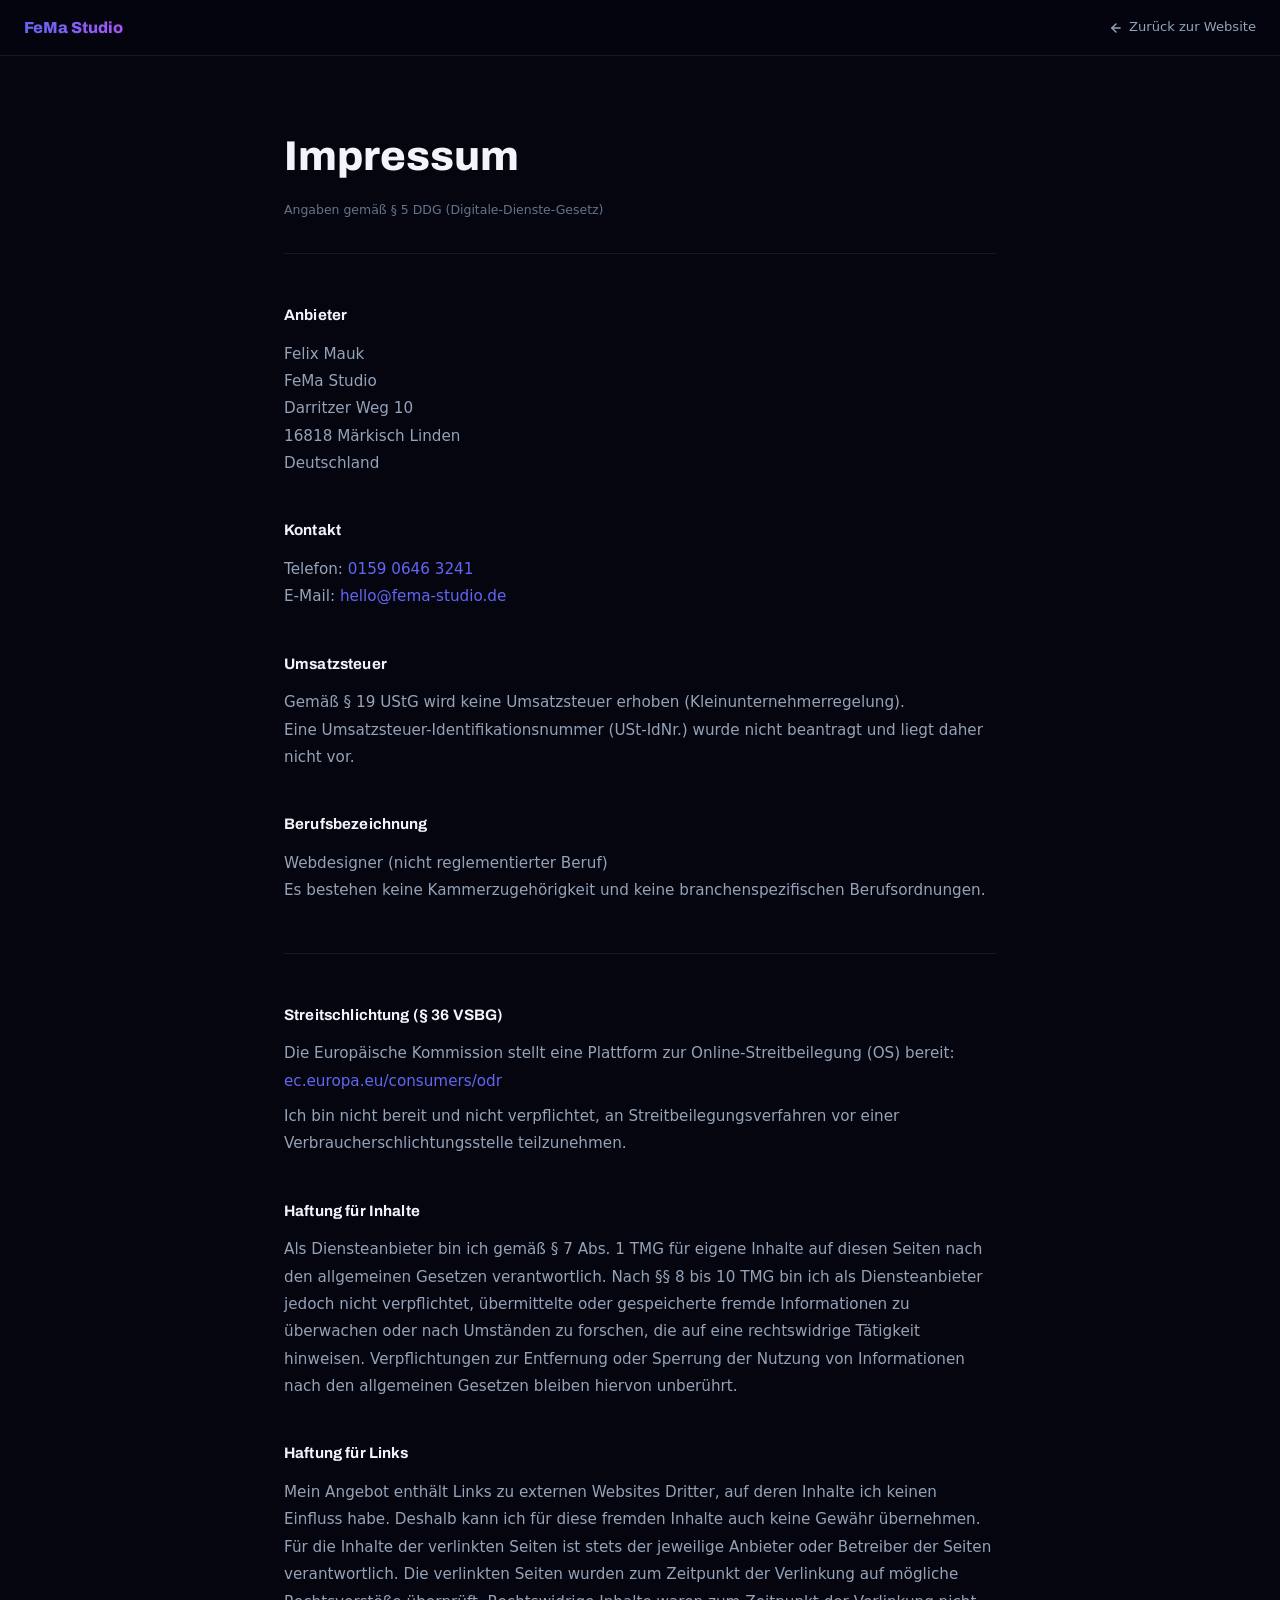
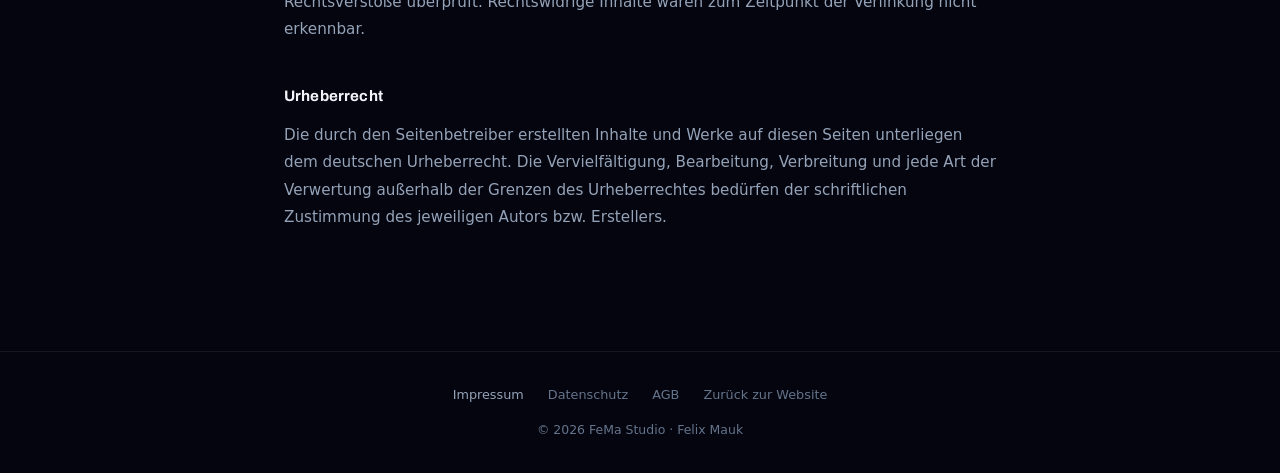
<file: impressum.html>
<!DOCTYPE html>
<html lang="de">
<head>
  <meta charset="UTF-8" />
  <meta name="viewport" content="width=device-width, initial-scale=1.0" />
  <title>Impressum — FeMa Studio</title>
  <meta name="robots" content="noindex, nofollow" />
  <link rel="icon" href="favicon.svg" type="image/svg+xml" />
  <link rel="icon" href="favicon.ico" sizes="32x32" />
  <link rel="apple-touch-icon" href="apple-touch-icon.png" />
  <link rel="preconnect" href="https://fonts.bunny.net" />
  <link href="https://fonts.bunny.net/css?family=archivo:400,600,700,800&family=space-grotesk:400,500&display=swap" rel="stylesheet" />
  <style>
    *, *::before, *::after { box-sizing: border-box; margin: 0; padding: 0; }

    :root {
      --bg:          #05050f;
      --card:        rgba(15,15,30,0.9);
      --text:        #f1f5f9;
      --muted:       #64748b;
      --muted-light: #94a3b8;
      --border:      rgba(255,255,255,0.07);
      --accent:      #6366f1;
    }

    html { scroll-behavior: smooth; }

    body {
      background: var(--bg);
      color: var(--text);
      font-family: 'Space Grotesk', ui-sans-serif, system-ui, sans-serif;
      font-size: 0.95rem;
      line-height: 1.75;
      -webkit-font-smoothing: antialiased;
      min-height: 100vh;
    }

    /* NAV */
    nav {
      position: sticky;
      top: 0;
      z-index: 50;
      background: rgba(5,5,15,0.92);
      backdrop-filter: blur(12px);
      border-bottom: 1px solid var(--border);
      padding: 0 1.5rem;
      height: 56px;
      display: flex;
      align-items: center;
      justify-content: space-between;
    }

    .nav-logo {
      font-family: 'Archivo', sans-serif;
      font-weight: 800;
      font-size: 1rem;
      background: linear-gradient(90deg, #6366f1, #a855f7);
      -webkit-background-clip: text;
      -webkit-text-fill-color: transparent;
      background-clip: text;
      text-decoration: none;
    }

    .nav-back {
      color: var(--muted-light);
      text-decoration: none;
      font-size: 0.82rem;
      display: flex;
      align-items: center;
      gap: 0.4rem;
      transition: color 0.2s;
    }
    .nav-back:hover { color: var(--text); }

    /* LAYOUT */
    main {
      max-width: 760px;
      margin: 0 auto;
      padding: 4rem 1.5rem 5rem;
    }

    .page-title {
      font-family: 'Archivo', sans-serif;
      font-size: clamp(1.8rem, 5vw, 2.6rem);
      font-weight: 800;
      color: var(--text);
      margin-bottom: 0.4rem;
    }

    .page-meta {
      color: var(--muted);
      font-size: 0.78rem;
      margin-bottom: 3rem;
      padding-bottom: 2rem;
      border-bottom: 1px solid var(--border);
    }

    /* SECTIONS */
    section {
      margin-bottom: 2.5rem;
    }

    section h2 {
      font-family: 'Archivo', sans-serif;
      font-size: 0.95rem;
      font-weight: 700;
      color: var(--text);
      margin-bottom: 0.75rem;
      letter-spacing: 0.01em;
    }

    section p, section address {
      color: var(--muted-light);
      font-style: normal;
      line-height: 1.8;
    }

    a {
      color: var(--accent);
      text-decoration: none;
    }
    a:hover { text-decoration: underline; }

    .hinweis-box {
      background: var(--card);
      border: 1px solid var(--border);
      border-radius: 10px;
      padding: 1rem 1.25rem;
      color: var(--muted-light);
      font-size: 0.85rem;
      line-height: 1.7;
      margin-top: 0.75rem;
    }

    hr {
      border: none;
      border-top: 1px solid var(--border);
      margin: 3rem 0;
    }

    /* FOOTER */
    footer {
      border-top: 1px solid var(--border);
      padding: 2rem 1.5rem;
      text-align: center;
    }

    .footer-legal {
      display: flex;
      justify-content: center;
      gap: 1.5rem;
      flex-wrap: wrap;
    }

    .footer-legal a {
      color: var(--muted);
      font-size: 0.8rem;
      text-decoration: none;
      transition: color 0.2s;
    }
    .footer-legal a:hover { color: var(--text); }
    .footer-legal a.aktiv { color: var(--muted-light); }

    .footer-copy {
      color: var(--muted);
      font-size: 0.78rem;
      margin-top: 0.75rem;
    }
  </style>
</head>
<body>

  <nav>
    <a href="/" class="nav-logo">FeMa Studio</a>
    <a href="/" class="nav-back">
      <svg width="14" height="14" viewBox="0 0 24 24" fill="none" stroke="currentColor" stroke-width="2.5" stroke-linecap="round" stroke-linejoin="round">
        <line x1="19" y1="12" x2="5" y2="12"/><polyline points="12 19 5 12 12 5"/>
      </svg>
      Zurück zur Website
    </a>
  </nav>

  <main>

    <h1 class="page-title">Impressum</h1>
    <p class="page-meta">Angaben gemäß § 5 DDG (Digitale-Dienste-Gesetz)</p>

    <!-- ANBIETER -->
    <section>
      <h2>Anbieter</h2>
      <address>
        Felix Mauk<br />
        FeMa Studio<br />
        Darritzer Weg 10<br />
        16818 Märkisch Linden<br />
        Deutschland
      </address>
    </section>

    <!-- KONTAKT -->
    <section>
      <h2>Kontakt</h2>
      <p>
        Telefon: <a href="tel:+4915906463241">0159 0646 3241</a><br />
        E-Mail: <a href="mailto:hello@fema-studio.de">hello@fema-studio.de</a>
      </p>
    </section>

    <!-- KLEINUNTERNEHMER -->
    <section>
      <h2>Umsatzsteuer</h2>
      <p>
        Gemäß § 19 UStG wird keine Umsatzsteuer erhoben (Kleinunternehmerregelung).<br />
        Eine Umsatzsteuer-Identifikationsnummer (USt-IdNr.) wurde nicht beantragt und liegt daher nicht vor.
      </p>
    </section>

    <!-- BERUFSBEZEICHNUNG -->
    <section>
      <h2>Berufsbezeichnung</h2>
      <p>
        Webdesigner (nicht reglementierter Beruf)<br />
        Es bestehen keine Kammerzugehörigkeit und keine branchenspezifischen Berufsordnungen.
      </p>
    </section>

    <hr />

    <!-- STREITSCHLICHTUNG -->
    <section>
      <h2>Streitschlichtung (§ 36 VSBG)</h2>
      <p>
        Die Europäische Kommission stellt eine Plattform zur Online-Streitbeilegung (OS) bereit:
        <a href="https://ec.europa.eu/consumers/odr/" target="_blank" rel="noopener noreferrer">
          ec.europa.eu/consumers/odr
        </a>
      </p>
      <p style="margin-top:0.5rem;">
        Ich bin nicht bereit und nicht verpflichtet, an Streitbeilegungsverfahren vor einer
        Verbraucherschlichtungsstelle teilzunehmen.
      </p>
    </section>

    <!-- HAFTUNG INHALTE -->
    <section>
      <h2>Haftung für Inhalte</h2>
      <p>
        Als Diensteanbieter bin ich gemäß § 7 Abs. 1 TMG für eigene Inhalte auf diesen Seiten nach den
        allgemeinen Gesetzen verantwortlich. Nach §§ 8 bis 10 TMG bin ich als Diensteanbieter jedoch
        nicht verpflichtet, übermittelte oder gespeicherte fremde Informationen zu überwachen oder nach
        Umständen zu forschen, die auf eine rechtswidrige Tätigkeit hinweisen. Verpflichtungen zur
        Entfernung oder Sperrung der Nutzung von Informationen nach den allgemeinen Gesetzen bleiben
        hiervon unberührt.
      </p>
    </section>

    <!-- HAFTUNG LINKS -->
    <section>
      <h2>Haftung für Links</h2>
      <p>
        Mein Angebot enthält Links zu externen Websites Dritter, auf deren Inhalte ich keinen Einfluss
        habe. Deshalb kann ich für diese fremden Inhalte auch keine Gewähr übernehmen. Für die Inhalte
        der verlinkten Seiten ist stets der jeweilige Anbieter oder Betreiber der Seiten verantwortlich.
        Die verlinkten Seiten wurden zum Zeitpunkt der Verlinkung auf mögliche Rechtsverstöße überprüft.
        Rechtswidrige Inhalte waren zum Zeitpunkt der Verlinkung nicht erkennbar.
      </p>
    </section>

    <!-- URHEBERRECHT -->
    <section>
      <h2>Urheberrecht</h2>
      <p>
        Die durch den Seitenbetreiber erstellten Inhalte und Werke auf diesen Seiten unterliegen dem
        deutschen Urheberrecht. Die Vervielfältigung, Bearbeitung, Verbreitung und jede Art der
        Verwertung außerhalb der Grenzen des Urheberrechtes bedürfen der schriftlichen Zustimmung des
        jeweiligen Autors bzw. Erstellers.
      </p>
    </section>

  </main>

  <footer>
    <div class="footer-legal">
      <a href="impressum.html" class="aktiv">Impressum</a>
      <a href="datenschutz.html">Datenschutz</a>
      <a href="agb.html">AGB</a>
      <a href="/">Zurück zur Website</a>
    </div>
    <p class="footer-copy">© 2026 FeMa Studio · Felix Mauk</p>
  </footer>

  <script defer src='https://static.cloudflareinsights.com/beacon.min.js' data-cf-beacon='{"token": "f31e8edf4f35493b8bfd64deea4b741e"}'></script>
</body>
</html>
</file>
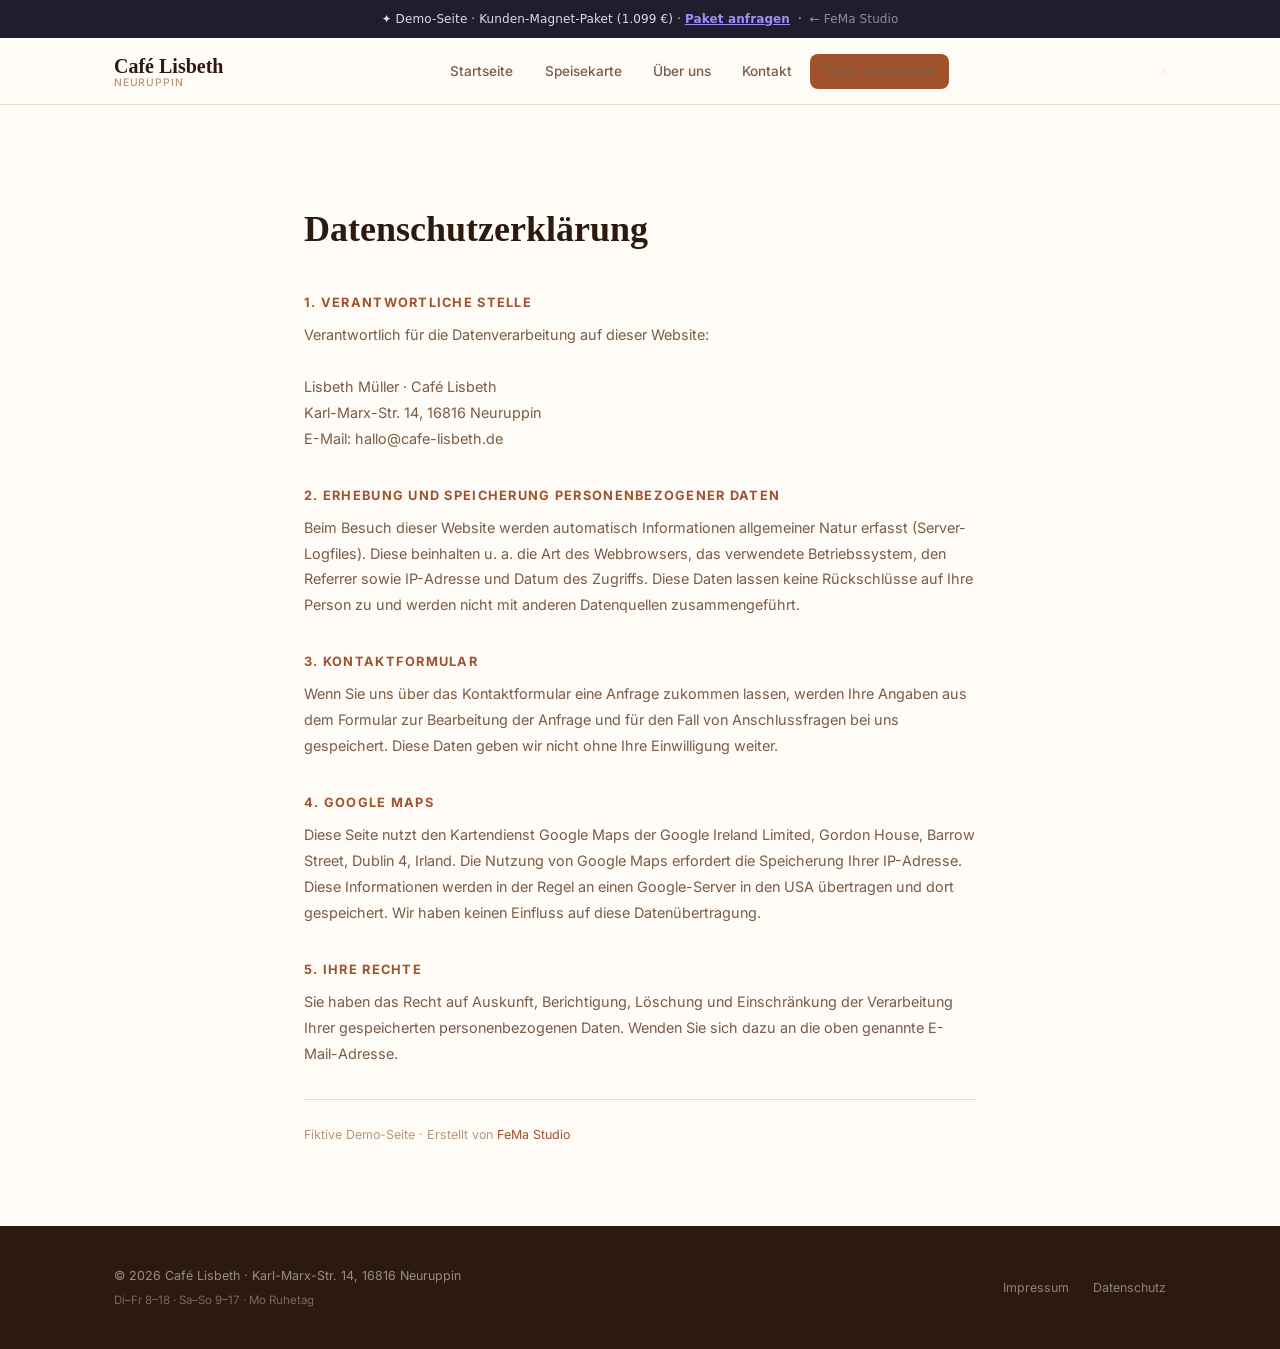
<file: demo-kunden-magnet-cafe/datenschutz.html>
<!DOCTYPE html>
<html lang="de">
<head>
  <meta charset="UTF-8" />
  <meta name="viewport" content="width=device-width, initial-scale=1.0" />
  <title>Datenschutz — Café Lisbeth Neuruppin</title>
  <meta name="robots" content="noindex, nofollow" />
  <base href="/demo-kunden-magnet-cafe/" />
  <link rel="preconnect" href="https://fonts.bunny.net" />
  <link href="https://fonts.bunny.net/css?family=inter:400,500,600,700&family=playfair-display:400,400i,700,700i&display=swap" rel="stylesheet" />
  <link rel="stylesheet" href="css/style.css" />
</head>
<body>

  <div class="demo-banner">
    ✦ Demo-Seite · Kunden-Magnet-Paket (1.099 €) ·
    <a href="https://fema-studio.de/#preise" class="demo-banner-cta">Paket anfragen</a>
    &nbsp;·&nbsp;
    <a href="https://fema-studio.de" class="demo-banner-back">← FeMa Studio</a>
  </div>

  <!-- NAV -->
  <header class="nav">
    <div class="nav-inner">
      <a href="index.html" class="nav-logo">
        Café Lisbeth
        <span>Neuruppin</span>
      </a>
      <nav class="nav-links" id="navDesktop">
        <a href="index.html">Startseite</a>
        <a href="karte.html">Speisekarte</a>
        <a href="ueber-uns.html">Über uns</a>
        <a href="kontakt.html">Kontakt</a>
        <a href="kontakt.html" class="btn btn-primaer">Tisch reservieren</a>
      </nav>
      <button class="hamburger" id="hamburger" aria-label="Menü öffnen">
        <span></span><span></span><span></span>
      </button>
    </div>
    <nav class="nav-mobile" id="navMobile">
      <a href="index.html">Startseite</a>
      <a href="karte.html">Speisekarte</a>
      <a href="ueber-uns.html">Über uns</a>
      <a href="kontakt.html">Kontakt</a>
      <a href="kontakt.html" class="btn btn-primaer" style="width:100%;justify-content:center;">Tisch reservieren</a>
    </nav>
  </header>

  <!-- INHALT -->
  <main style="padding-top: 6rem; padding-bottom: 5rem; min-height: 60vh;">
    <div class="container" style="max-width: 720px;">
      <h1 class="serif" style="font-size: 2.25rem; margin-bottom: 2rem; color: var(--text);">Datenschutzerklärung</h1>

      <div style="display: flex; flex-direction: column; gap: 2rem; font-size: 0.9rem; color: var(--text-mittel); line-height: 1.8;">

        <section>
          <h2 style="font-size: 0.8rem; font-weight: 700; text-transform: uppercase; letter-spacing: 0.1em; color: var(--akzent); margin-bottom: 0.5rem;">1. Verantwortliche Stelle</h2>
          <p>
            Verantwortlich für die Datenverarbeitung auf dieser Website:<br /><br />
            Lisbeth Müller · Café Lisbeth<br />
            Karl-Marx-Str. 14, 16816 Neuruppin<br />
            E-Mail: hallo@cafe-lisbeth.de
          </p>
        </section>

        <section>
          <h2 style="font-size: 0.8rem; font-weight: 700; text-transform: uppercase; letter-spacing: 0.1em; color: var(--akzent); margin-bottom: 0.5rem;">2. Erhebung und Speicherung personenbezogener Daten</h2>
          <p>
            Beim Besuch dieser Website werden automatisch Informationen allgemeiner Natur erfasst (Server-Logfiles). Diese beinhalten u. a. die Art des Webbrowsers, das verwendete Betriebssystem, den Referrer sowie IP-Adresse und Datum des Zugriffs. Diese Daten lassen keine Rückschlüsse auf Ihre Person zu und werden nicht mit anderen Datenquellen zusammengeführt.
          </p>
        </section>

        <section>
          <h2 style="font-size: 0.8rem; font-weight: 700; text-transform: uppercase; letter-spacing: 0.1em; color: var(--akzent); margin-bottom: 0.5rem;">3. Kontaktformular</h2>
          <p>
            Wenn Sie uns über das Kontaktformular eine Anfrage zukommen lassen, werden Ihre Angaben aus dem Formular zur Bearbeitung der Anfrage und für den Fall von Anschlussfragen bei uns gespeichert. Diese Daten geben wir nicht ohne Ihre Einwilligung weiter.
          </p>
        </section>

        <section>
          <h2 style="font-size: 0.8rem; font-weight: 700; text-transform: uppercase; letter-spacing: 0.1em; color: var(--akzent); margin-bottom: 0.5rem;">4. Google Maps</h2>
          <p>
            Diese Seite nutzt den Kartendienst Google Maps der Google Ireland Limited, Gordon House, Barrow Street, Dublin 4, Irland. Die Nutzung von Google Maps erfordert die Speicherung Ihrer IP-Adresse. Diese Informationen werden in der Regel an einen Google-Server in den USA übertragen und dort gespeichert. Wir haben keinen Einfluss auf diese Datenübertragung.
          </p>
        </section>

        <section>
          <h2 style="font-size: 0.8rem; font-weight: 700; text-transform: uppercase; letter-spacing: 0.1em; color: var(--akzent); margin-bottom: 0.5rem;">5. Ihre Rechte</h2>
          <p>
            Sie haben das Recht auf Auskunft, Berichtigung, Löschung und Einschränkung der Verarbeitung Ihrer gespeicherten personenbezogenen Daten. Wenden Sie sich dazu an die oben genannte E-Mail-Adresse.
          </p>
        </section>

        <p style="font-size: 0.78rem; color: var(--text-hell); border-top: 1px solid var(--rahmen); padding-top: 1.5rem;">
          Fiktive Demo-Seite · Erstellt von <a href="https://fema-studio.de" style="color: var(--akzent);">FeMa Studio</a>
        </p>

      </div>
    </div>
  </main>

  <!-- FOOTER -->
  <footer>
    <div class="footer-inner">
      <div>
        <span>© <span id="jahr"></span> Café Lisbeth · Karl-Marx-Str. 14, 16816 Neuruppin</span>
        <div class="footer-zeiten" style="margin-top:0.3rem;">Di–Fr 8–18 · Sa–So 9–17 · Mo Ruhetag</div>
      </div>
      <div class="footer-links">
        <a href="impressum.html">Impressum</a>
        <a href="datenschutz.html">Datenschutz</a>
      </div>
    </div>
  </footer>

  <script>
    document.getElementById('jahr').textContent = new Date().getFullYear();
    const hamburger = document.getElementById('hamburger');
    const navMobile = document.getElementById('navMobile');
    hamburger.addEventListener('click', () => navMobile.classList.toggle('offen'));
  </script>

</body>
</html>
</file>
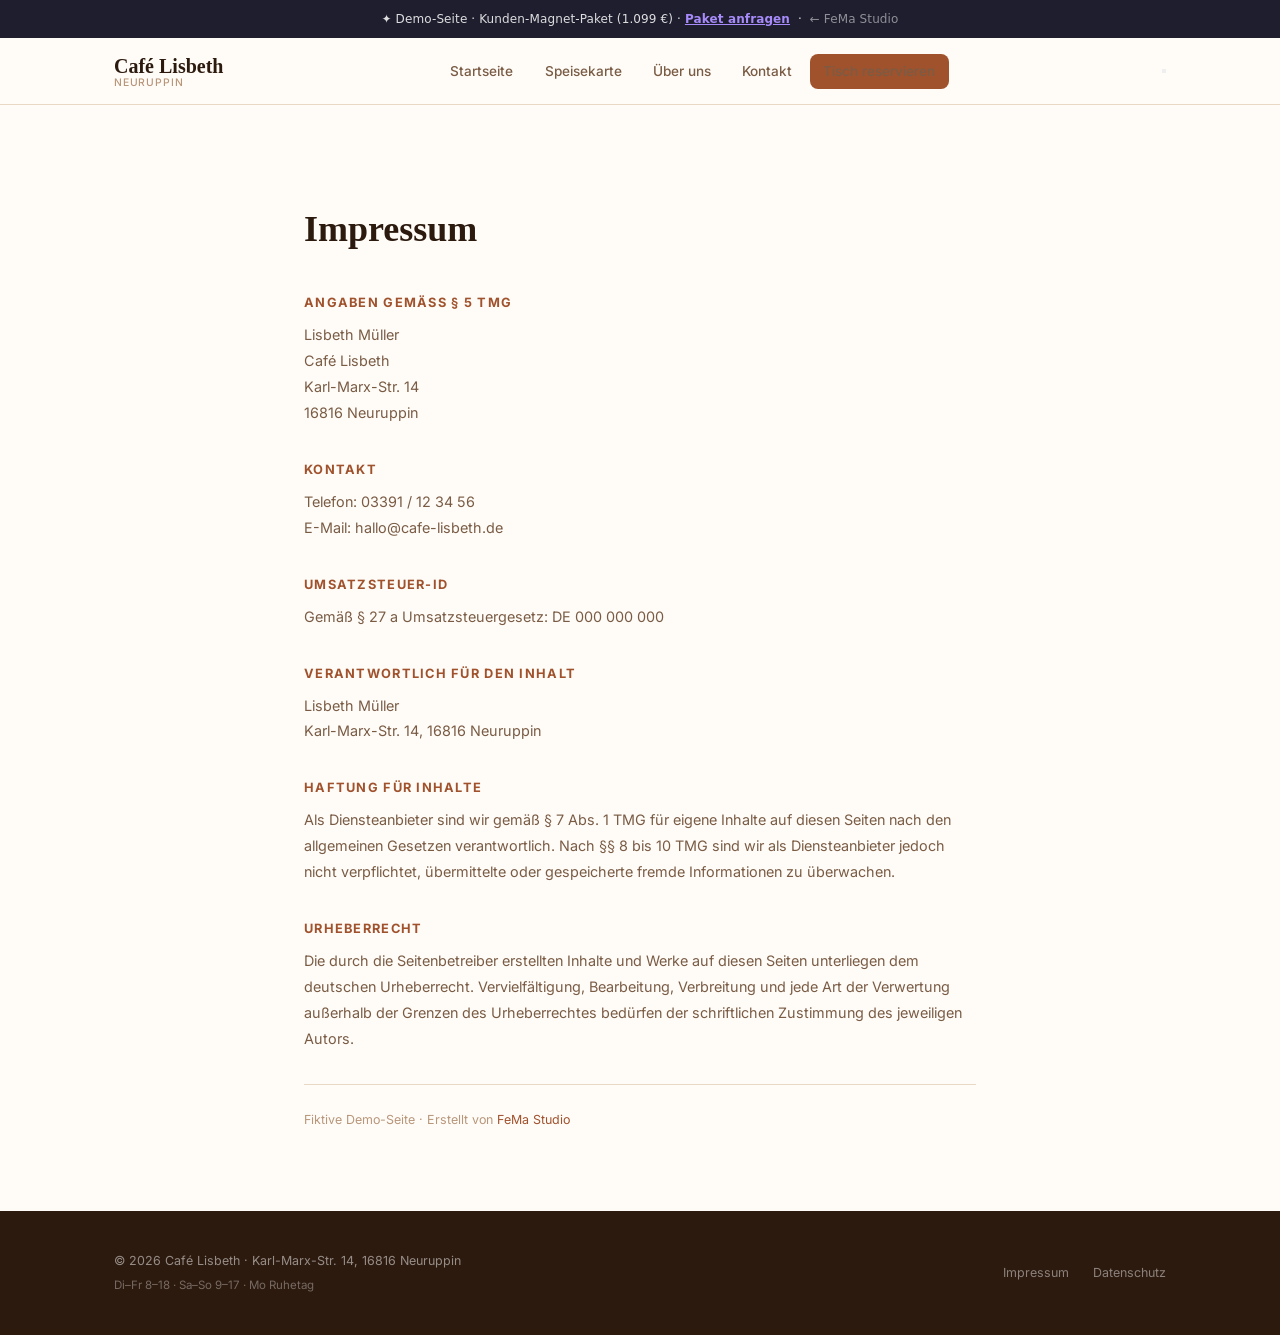
<file: demo-kunden-magnet-cafe/impressum.html>
<!DOCTYPE html>
<html lang="de">
<head>
  <meta charset="UTF-8" />
  <meta name="viewport" content="width=device-width, initial-scale=1.0" />
  <title>Impressum — Café Lisbeth Neuruppin</title>
  <meta name="robots" content="noindex, nofollow" />
  <base href="/demo-kunden-magnet-cafe/" />
  <link rel="preconnect" href="https://fonts.bunny.net" />
  <link href="https://fonts.bunny.net/css?family=inter:400,500,600,700&family=playfair-display:400,400i,700,700i&display=swap" rel="stylesheet" />
  <link rel="stylesheet" href="css/style.css" />
</head>
<body>

  <div class="demo-banner">
    ✦ Demo-Seite · Kunden-Magnet-Paket (1.099 €) ·
    <a href="https://fema-studio.de/#preise" class="demo-banner-cta">Paket anfragen</a>
    &nbsp;·&nbsp;
    <a href="https://fema-studio.de" class="demo-banner-back">← FeMa Studio</a>
  </div>

  <!-- NAV -->
  <header class="nav">
    <div class="nav-inner">
      <a href="index.html" class="nav-logo">
        Café Lisbeth
        <span>Neuruppin</span>
      </a>
      <nav class="nav-links" id="navDesktop">
        <a href="index.html">Startseite</a>
        <a href="karte.html">Speisekarte</a>
        <a href="ueber-uns.html">Über uns</a>
        <a href="kontakt.html">Kontakt</a>
        <a href="kontakt.html" class="btn btn-primaer">Tisch reservieren</a>
      </nav>
      <button class="hamburger" id="hamburger" aria-label="Menü öffnen">
        <span></span><span></span><span></span>
      </button>
    </div>
    <nav class="nav-mobile" id="navMobile">
      <a href="index.html">Startseite</a>
      <a href="karte.html">Speisekarte</a>
      <a href="ueber-uns.html">Über uns</a>
      <a href="kontakt.html">Kontakt</a>
      <a href="kontakt.html" class="btn btn-primaer" style="width:100%;justify-content:center;">Tisch reservieren</a>
    </nav>
  </header>

  <!-- INHALT -->
  <main style="padding-top: 6rem; padding-bottom: 5rem; min-height: 60vh;">
    <div class="container" style="max-width: 720px;">
      <h1 class="serif" style="font-size: 2.25rem; margin-bottom: 2rem; color: var(--text);">Impressum</h1>

      <div style="display: flex; flex-direction: column; gap: 2rem; font-size: 0.9rem; color: var(--text-mittel); line-height: 1.8;">

        <section>
          <h2 style="font-size: 0.8rem; font-weight: 700; text-transform: uppercase; letter-spacing: 0.1em; color: var(--akzent); margin-bottom: 0.5rem;">Angaben gemäß § 5 TMG</h2>
          <p>
            Lisbeth Müller<br />
            Café Lisbeth<br />
            Karl-Marx-Str. 14<br />
            16816 Neuruppin
          </p>
        </section>

        <section>
          <h2 style="font-size: 0.8rem; font-weight: 700; text-transform: uppercase; letter-spacing: 0.1em; color: var(--akzent); margin-bottom: 0.5rem;">Kontakt</h2>
          <p>
            Telefon: 03391 / 12 34 56<br />
            E-Mail: hallo@cafe-lisbeth.de
          </p>
        </section>

        <section>
          <h2 style="font-size: 0.8rem; font-weight: 700; text-transform: uppercase; letter-spacing: 0.1em; color: var(--akzent); margin-bottom: 0.5rem;">Umsatzsteuer-ID</h2>
          <p>Gemäß § 27 a Umsatzsteuergesetz: DE 000 000 000</p>
        </section>

        <section>
          <h2 style="font-size: 0.8rem; font-weight: 700; text-transform: uppercase; letter-spacing: 0.1em; color: var(--akzent); margin-bottom: 0.5rem;">Verantwortlich für den Inhalt</h2>
          <p>
            Lisbeth Müller<br />
            Karl-Marx-Str. 14, 16816 Neuruppin
          </p>
        </section>

        <section>
          <h2 style="font-size: 0.8rem; font-weight: 700; text-transform: uppercase; letter-spacing: 0.1em; color: var(--akzent); margin-bottom: 0.5rem;">Haftung für Inhalte</h2>
          <p>
            Als Diensteanbieter sind wir gemäß § 7 Abs. 1 TMG für eigene Inhalte auf diesen Seiten nach den allgemeinen Gesetzen verantwortlich. Nach §§ 8 bis 10 TMG sind wir als Diensteanbieter jedoch nicht verpflichtet, übermittelte oder gespeicherte fremde Informationen zu überwachen.
          </p>
        </section>

        <section>
          <h2 style="font-size: 0.8rem; font-weight: 700; text-transform: uppercase; letter-spacing: 0.1em; color: var(--akzent); margin-bottom: 0.5rem;">Urheberrecht</h2>
          <p>
            Die durch die Seitenbetreiber erstellten Inhalte und Werke auf diesen Seiten unterliegen dem deutschen Urheberrecht. Vervielfältigung, Bearbeitung, Verbreitung und jede Art der Verwertung außerhalb der Grenzen des Urheberrechtes bedürfen der schriftlichen Zustimmung des jeweiligen Autors.
          </p>
        </section>

        <p style="font-size: 0.78rem; color: var(--text-hell); border-top: 1px solid var(--rahmen); padding-top: 1.5rem;">
          Fiktive Demo-Seite · Erstellt von <a href="https://fema-studio.de" style="color: var(--akzent);">FeMa Studio</a>
        </p>

      </div>
    </div>
  </main>

  <!-- FOOTER -->
  <footer>
    <div class="footer-inner">
      <div>
        <span>© <span id="jahr"></span> Café Lisbeth · Karl-Marx-Str. 14, 16816 Neuruppin</span>
        <div class="footer-zeiten" style="margin-top:0.3rem;">Di–Fr 8–18 · Sa–So 9–17 · Mo Ruhetag</div>
      </div>
      <div class="footer-links">
        <a href="impressum.html">Impressum</a>
        <a href="datenschutz.html">Datenschutz</a>
      </div>
    </div>
  </footer>

  <script>
    document.getElementById('jahr').textContent = new Date().getFullYear();
    const hamburger = document.getElementById('hamburger');
    const navMobile = document.getElementById('navMobile');
    hamburger.addEventListener('click', () => navMobile.classList.toggle('offen'));
  </script>

</body>
</html>
</file>
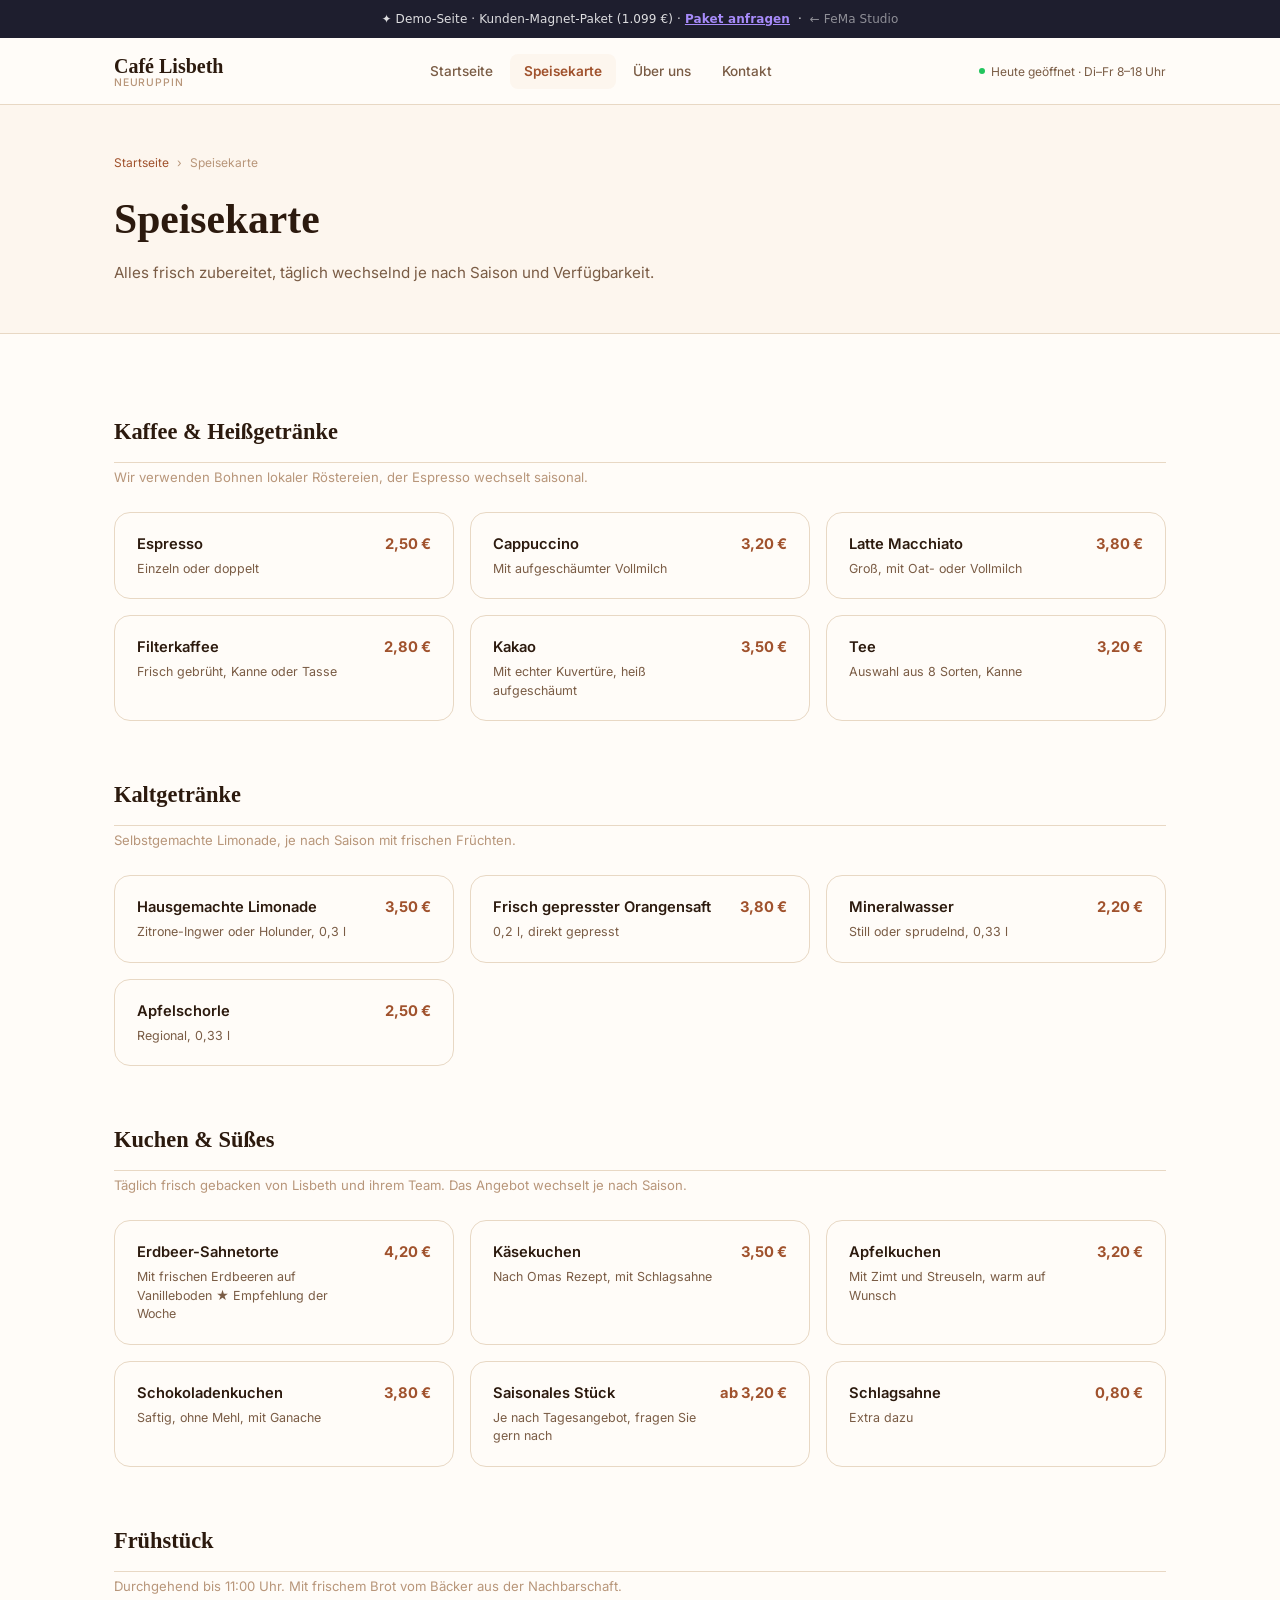
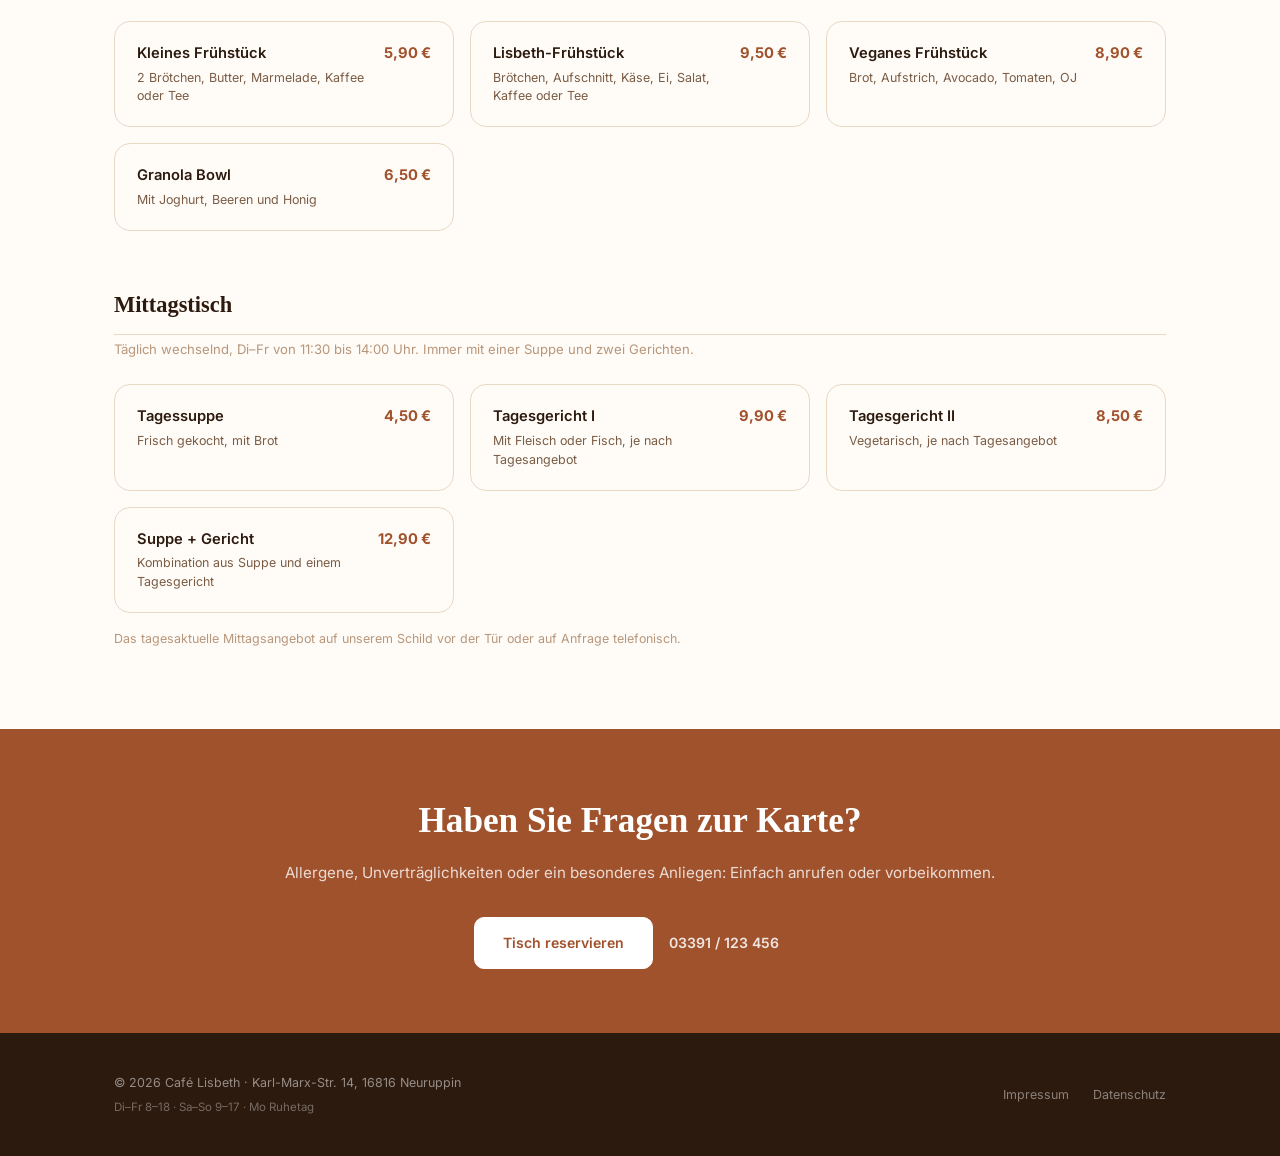
<file: demo-kunden-magnet-cafe/karte.html>
<!DOCTYPE html>
<html lang="de">
<head>
  <meta charset="UTF-8" />
  <meta name="viewport" content="width=device-width, initial-scale=1.0" />
  <title>Speisekarte — Café Lisbeth Neuruppin</title>
  <meta name="robots" content="noindex, nofollow" />
  <meta name="description" content="Die Speisekarte von Café Lisbeth: Kaffee, Kuchen, Frühstück und Mittagstisch. Täglich frisch in Neuruppin." />
  <link rel="canonical" href="https://fema-studio.de/demo-kunden-magnet-cafe/karte" />
  <base href="/demo-kunden-magnet-cafe/" />
  <link rel="preconnect" href="https://fonts.bunny.net" />
  <link href="https://fonts.bunny.net/css?family=inter:400,500,600,700&family=playfair-display:400,400i,700,700i&display=swap" rel="stylesheet" />
  <link rel="stylesheet" href="css/style.css" />
</head>
<body>

  <div class="demo-banner">
    ✦ Demo-Seite · Kunden-Magnet-Paket (1.099 €) ·
    <a href="https://fema-studio.de/#preise" class="demo-banner-cta">Paket anfragen</a>
    &nbsp;·&nbsp;
    <a href="https://fema-studio.de" class="demo-banner-back">← FeMa Studio</a>
  </div>

  <!-- NAV ============================================ -->
  <header class="nav">
    <div class="nav-inner">
      <a href="index.html" class="nav-logo">
        Café Lisbeth
        <span>Neuruppin</span>
      </a>
      <nav class="nav-links">
        <a href="index.html">Startseite</a>
        <a href="karte.html" class="aktiv">Speisekarte</a>
        <a href="ueber-uns.html">Über uns</a>
        <a href="kontakt.html">Kontakt</a>
      </nav>
      <div class="nav-zeiten">
        <span class="nav-zeiten-dot"></span>
        Heute geöffnet · Di–Fr 8–18 Uhr
      </div>
      <button class="nav-hamburger" id="hamburger" aria-label="Menü öffnen">
        <span></span><span></span><span></span>
      </button>
    </div>
    <nav class="nav-mobile" id="navMobile">
      <a href="index.html">Startseite</a>
      <a href="karte.html" class="aktiv">Speisekarte</a>
      <a href="ueber-uns.html">Über uns</a>
      <a href="kontakt.html">Kontakt</a>
      <a href="kontakt.html" class="btn btn-primaer">Tisch reservieren</a>
    </nav>
  </header>

  <!-- HERO KOMPAKT =================================== -->
  <section class="hero-kompakt">
    <div class="container">
      <div class="breadcrumb">
        <a href="index.html">Startseite</a>
        <span class="breadcrumb-sep">›</span>
        <span>Speisekarte</span>
      </div>
      <h1>Speisekarte</h1>
      <p>Alles frisch zubereitet, täglich wechselnd je nach Saison und Verfügbarkeit.</p>
    </div>
  </section>

  <!-- KARTE ========================================== -->
  <section class="section">
    <div class="container">

      <!-- KAFFEE & HEISSGETRÄNKE -->
      <div class="karte-abschnitt">
        <h2 class="karte-abschnitt-titel">Kaffee &amp; Heißgetränke</h2>
        <p class="karte-abschnitt-sub">Wir verwenden Bohnen lokaler Röstereien, der Espresso wechselt saisonal.</p>
        <div class="menu-grid">
          <div class="menu-item">
            <div class="menu-item-info">
              <h4>Espresso</h4>
              <p>Einzeln oder doppelt</p>
            </div>
            <span class="menu-item-preis">2,50 €</span>
          </div>
          <div class="menu-item">
            <div class="menu-item-info">
              <h4>Cappuccino</h4>
              <p>Mit aufgeschäumter Vollmilch</p>
            </div>
            <span class="menu-item-preis">3,20 €</span>
          </div>
          <div class="menu-item">
            <div class="menu-item-info">
              <h4>Latte Macchiato</h4>
              <p>Groß, mit Oat- oder Vollmilch</p>
            </div>
            <span class="menu-item-preis">3,80 €</span>
          </div>
          <div class="menu-item">
            <div class="menu-item-info">
              <h4>Filterkaffee</h4>
              <p>Frisch gebrüht, Kanne oder Tasse</p>
            </div>
            <span class="menu-item-preis">2,80 €</span>
          </div>
          <div class="menu-item">
            <div class="menu-item-info">
              <h4>Kakao</h4>
              <p>Mit echter Kuvertüre, heiß aufgeschäumt</p>
            </div>
            <span class="menu-item-preis">3,50 €</span>
          </div>
          <div class="menu-item">
            <div class="menu-item-info">
              <h4>Tee</h4>
              <p>Auswahl aus 8 Sorten, Kanne</p>
            </div>
            <span class="menu-item-preis">3,20 €</span>
          </div>
        </div>
      </div>

      <!-- KALTGETRÄNKE -->
      <div class="karte-abschnitt">
        <h2 class="karte-abschnitt-titel">Kaltgetränke</h2>
        <p class="karte-abschnitt-sub">Selbstgemachte Limonade, je nach Saison mit frischen Früchten.</p>
        <div class="menu-grid">
          <div class="menu-item">
            <div class="menu-item-info">
              <h4>Hausgemachte Limonade</h4>
              <p>Zitrone-Ingwer oder Holunder, 0,3 l</p>
            </div>
            <span class="menu-item-preis">3,50 €</span>
          </div>
          <div class="menu-item">
            <div class="menu-item-info">
              <h4>Frisch gepresster Orangensaft</h4>
              <p>0,2 l, direkt gepresst</p>
            </div>
            <span class="menu-item-preis">3,80 €</span>
          </div>
          <div class="menu-item">
            <div class="menu-item-info">
              <h4>Mineralwasser</h4>
              <p>Still oder sprudelnd, 0,33 l</p>
            </div>
            <span class="menu-item-preis">2,20 €</span>
          </div>
          <div class="menu-item">
            <div class="menu-item-info">
              <h4>Apfelschorle</h4>
              <p>Regional, 0,33 l</p>
            </div>
            <span class="menu-item-preis">2,50 €</span>
          </div>
        </div>
      </div>

      <!-- KUCHEN & SÜSSES -->
      <div class="karte-abschnitt">
        <h2 class="karte-abschnitt-titel">Kuchen &amp; Süßes</h2>
        <p class="karte-abschnitt-sub">Täglich frisch gebacken von Lisbeth und ihrem Team. Das Angebot wechselt je nach Saison.</p>
        <div class="menu-grid">
          <div class="menu-item">
            <div class="menu-item-info">
              <h4>Erdbeer-Sahnetorte</h4>
              <p>Mit frischen Erdbeeren auf Vanilleboden ★ Empfehlung der Woche</p>
            </div>
            <span class="menu-item-preis">4,20 €</span>
          </div>
          <div class="menu-item">
            <div class="menu-item-info">
              <h4>Käsekuchen</h4>
              <p>Nach Omas Rezept, mit Schlagsahne</p>
            </div>
            <span class="menu-item-preis">3,50 €</span>
          </div>
          <div class="menu-item">
            <div class="menu-item-info">
              <h4>Apfelkuchen</h4>
              <p>Mit Zimt und Streuseln, warm auf Wunsch</p>
            </div>
            <span class="menu-item-preis">3,20 €</span>
          </div>
          <div class="menu-item">
            <div class="menu-item-info">
              <h4>Schokoladenkuchen</h4>
              <p>Saftig, ohne Mehl, mit Ganache</p>
            </div>
            <span class="menu-item-preis">3,80 €</span>
          </div>
          <div class="menu-item">
            <div class="menu-item-info">
              <h4>Saisonales Stück</h4>
              <p>Je nach Tagesangebot, fragen Sie gern nach</p>
            </div>
            <span class="menu-item-preis">ab 3,20 €</span>
          </div>
          <div class="menu-item">
            <div class="menu-item-info">
              <h4>Schlagsahne</h4>
              <p>Extra dazu</p>
            </div>
            <span class="menu-item-preis">0,80 €</span>
          </div>
        </div>
      </div>

      <!-- FRÜHSTÜCK -->
      <div class="karte-abschnitt">
        <h2 class="karte-abschnitt-titel">Frühstück</h2>
        <p class="karte-abschnitt-sub">Durchgehend bis 11:00 Uhr. Mit frischem Brot vom Bäcker aus der Nachbarschaft.</p>
        <div class="menu-grid">
          <div class="menu-item">
            <div class="menu-item-info">
              <h4>Kleines Frühstück</h4>
              <p>2 Brötchen, Butter, Marmelade, Kaffee oder Tee</p>
            </div>
            <span class="menu-item-preis">5,90 €</span>
          </div>
          <div class="menu-item">
            <div class="menu-item-info">
              <h4>Lisbeth-Frühstück</h4>
              <p>Brötchen, Aufschnitt, Käse, Ei, Salat, Kaffee oder Tee</p>
            </div>
            <span class="menu-item-preis">9,50 €</span>
          </div>
          <div class="menu-item">
            <div class="menu-item-info">
              <h4>Veganes Frühstück</h4>
              <p>Brot, Aufstrich, Avocado, Tomaten, OJ</p>
            </div>
            <span class="menu-item-preis">8,90 €</span>
          </div>
          <div class="menu-item">
            <div class="menu-item-info">
              <h4>Granola Bowl</h4>
              <p>Mit Joghurt, Beeren und Honig</p>
            </div>
            <span class="menu-item-preis">6,50 €</span>
          </div>
        </div>
      </div>

      <!-- MITTAGSTISCH -->
      <div class="karte-abschnitt">
        <h2 class="karte-abschnitt-titel">Mittagstisch</h2>
        <p class="karte-abschnitt-sub">Täglich wechselnd, Di–Fr von 11:30 bis 14:00 Uhr. Immer mit einer Suppe und zwei Gerichten.</p>
        <div class="menu-grid">
          <div class="menu-item">
            <div class="menu-item-info">
              <h4>Tagessuppe</h4>
              <p>Frisch gekocht, mit Brot</p>
            </div>
            <span class="menu-item-preis">4,50 €</span>
          </div>
          <div class="menu-item">
            <div class="menu-item-info">
              <h4>Tagesgericht I</h4>
              <p>Mit Fleisch oder Fisch, je nach Tagesangebot</p>
            </div>
            <span class="menu-item-preis">9,90 €</span>
          </div>
          <div class="menu-item">
            <div class="menu-item-info">
              <h4>Tagesgericht II</h4>
              <p>Vegetarisch, je nach Tagesangebot</p>
            </div>
            <span class="menu-item-preis">8,50 €</span>
          </div>
          <div class="menu-item">
            <div class="menu-item-info">
              <h4>Suppe + Gericht</h4>
              <p>Kombination aus Suppe und einem Tagesgericht</p>
            </div>
            <span class="menu-item-preis">12,90 €</span>
          </div>
        </div>
        <p style="font-size:0.78rem; color:var(--text-hell); margin-top:1rem;">Das tagesaktuelle Mittagsangebot auf unserem Schild vor der Tür oder auf Anfrage telefonisch.</p>
      </div>

    </div>
  </section>

  <!-- CTA BANNER ===================================== -->
  <section class="cta-banner">
    <div class="container">
      <h2>Haben Sie Fragen zur Karte?</h2>
      <p>Allergene, Unverträglichkeiten oder ein besonderes Anliegen: Einfach anrufen oder vorbeikommen.</p>
      <div style="display:flex;gap:1rem;justify-content:center;flex-wrap:wrap;">
        <a href="kontakt.html" class="btn btn-sekundaer">Tisch reservieren</a>
        <a href="tel:+493391123456" class="btn btn-ghost">03391 / 123 456</a>
      </div>
    </div>
  </section>

  <!-- FOOTER ========================================= -->
  <footer>
    <div class="footer-inner">
      <div>
        <span>© <span id="jahr"></span> Café Lisbeth · Karl-Marx-Str. 14, 16816 Neuruppin</span>
        <div class="footer-zeiten" style="margin-top:0.3rem;">Di–Fr 8–18 · Sa–So 9–17 · Mo Ruhetag</div>
      </div>
      <div class="footer-links">
        <a href="impressum.html">Impressum</a>
        <a href="datenschutz.html">Datenschutz</a>
      </div>
    </div>
  </footer>

  <script>
    document.getElementById('jahr').textContent = new Date().getFullYear();
    const hamburger = document.getElementById('hamburger');
    const navMobile = document.getElementById('navMobile');
    hamburger.addEventListener('click', () => navMobile.classList.toggle('offen'));
  </script>

</body>
</html>
</file>
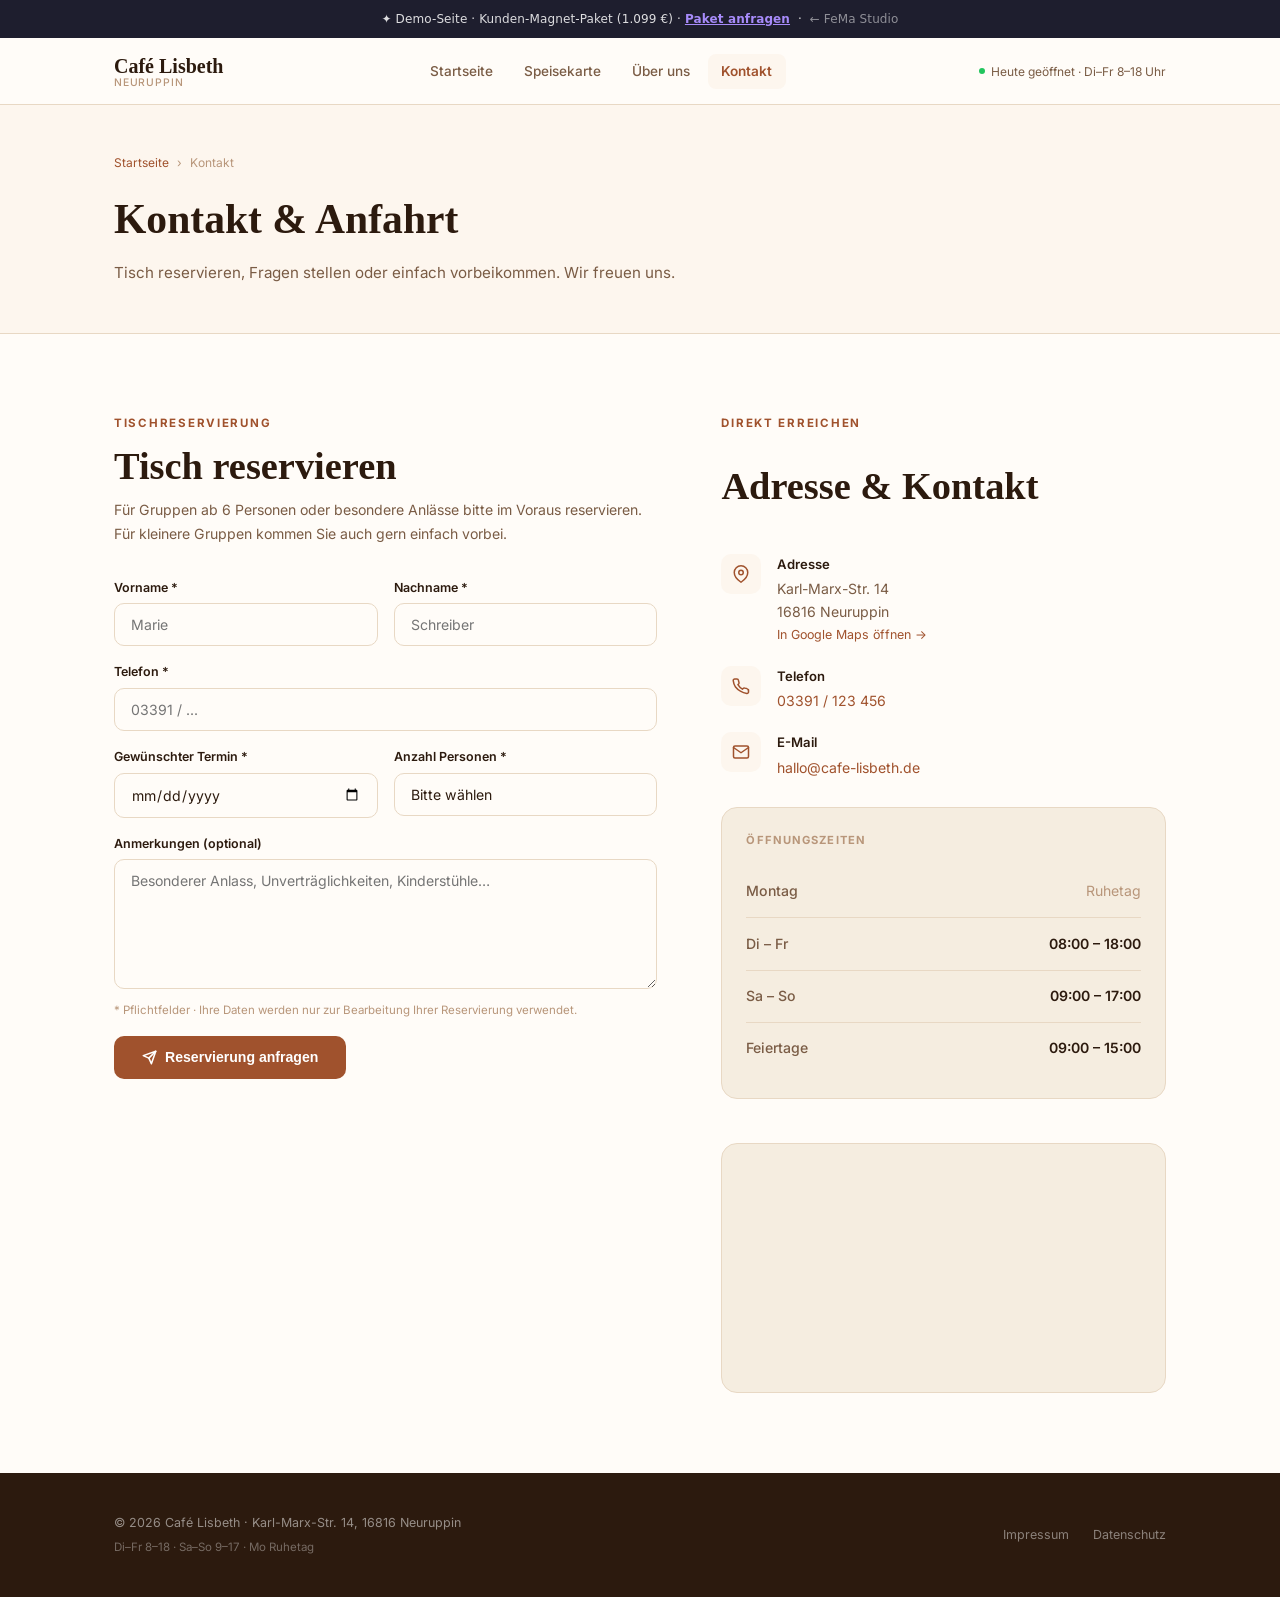
<file: demo-kunden-magnet-cafe/kontakt.html>
<!DOCTYPE html>
<html lang="de">
<head>
  <meta charset="UTF-8" />
  <meta name="viewport" content="width=device-width, initial-scale=1.0" />
  <title>Kontakt & Reservierung — Café Lisbeth Neuruppin</title>
  <meta name="robots" content="noindex, nofollow" />
  <meta name="description" content="Café Lisbeth in Neuruppin — Adresse, Öffnungszeiten und Tischreservierung. Karl-Marx-Str. 14, 16816 Neuruppin." />
  <link rel="canonical" href="https://fema-studio.de/demo-kunden-magnet-cafe/kontakt" />
  <base href="/demo-kunden-magnet-cafe/" />
  <link rel="preconnect" href="https://fonts.bunny.net" />
  <link href="https://fonts.bunny.net/css?family=inter:400,500,600,700&family=playfair-display:400,400i,700,700i&display=swap" rel="stylesheet" />
  <link rel="stylesheet" href="css/style.css" />
</head>
<body>

  <div class="demo-banner">
    ✦ Demo-Seite · Kunden-Magnet-Paket (1.099 €) ·
    <a href="https://fema-studio.de/#preise" class="demo-banner-cta">Paket anfragen</a>
    &nbsp;·&nbsp;
    <a href="https://fema-studio.de" class="demo-banner-back">← FeMa Studio</a>
  </div>

  <!-- NAV ============================================ -->
  <header class="nav">
    <div class="nav-inner">
      <a href="index.html" class="nav-logo">
        Café Lisbeth
        <span>Neuruppin</span>
      </a>
      <nav class="nav-links">
        <a href="index.html">Startseite</a>
        <a href="karte.html">Speisekarte</a>
        <a href="ueber-uns.html">Über uns</a>
        <a href="kontakt.html" class="aktiv">Kontakt</a>
      </nav>
      <div class="nav-zeiten">
        <span class="nav-zeiten-dot"></span>
        Heute geöffnet · Di–Fr 8–18 Uhr
      </div>
      <button class="nav-hamburger" id="hamburger" aria-label="Menü öffnen">
        <span></span><span></span><span></span>
      </button>
    </div>
    <nav class="nav-mobile" id="navMobile">
      <a href="index.html">Startseite</a>
      <a href="karte.html">Speisekarte</a>
      <a href="ueber-uns.html">Über uns</a>
      <a href="kontakt.html" class="aktiv">Kontakt</a>
      <a href="#formular" class="btn btn-primaer">Tisch reservieren</a>
    </nav>
  </header>

  <!-- HERO KOMPAKT =================================== -->
  <section class="hero-kompakt">
    <div class="container">
      <div class="breadcrumb">
        <a href="index.html">Startseite</a>
        <span class="breadcrumb-sep">›</span>
        <span>Kontakt</span>
      </div>
      <h1>Kontakt &amp; Anfahrt</h1>
      <p>Tisch reservieren, Fragen stellen oder einfach vorbeikommen. Wir freuen uns.</p>
    </div>
  </section>

  <!-- KONTAKT & FORMULAR ============================= -->
  <section class="section">
    <div class="container">
      <div class="kontakt-layout">

        <!-- FORMULAR -->
        <div id="formular">
          <p class="section-label">Tischreservierung</p>
          <h2 class="section-titel" style="margin-bottom:0.5rem;">Tisch reservieren</h2>
          <p style="font-size:0.88rem;color:var(--text-mittel);margin-bottom:2rem;line-height:1.7;">
            Für Gruppen ab 6 Personen oder besondere Anlässe bitte im Voraus reservieren. Für kleinere Gruppen kommen Sie auch gern einfach vorbei.
          </p>

          <!-- ANPASSEN: action="https://formspree.io/f/[FORMSPREE-ID]" -->
          <form class="formular" action="#" method="POST">
            <div class="feld-gruppe">
              <div class="feld">
                <label for="vorname">Vorname *</label>
                <input type="text" id="vorname" name="vorname" placeholder="Marie" required />
              </div>
              <div class="feld">
                <label for="nachname">Nachname *</label>
                <input type="text" id="nachname" name="nachname" placeholder="Schreiber" required />
              </div>
            </div>
            <div class="feld">
              <label for="telefon">Telefon *</label>
              <input type="tel" id="telefon" name="telefon" placeholder="03391 / ..." required />
            </div>
            <div class="feld-gruppe">
              <div class="feld">
                <label for="datum">Gewünschter Termin *</label>
                <input type="date" id="datum" name="datum" required />
              </div>
              <div class="feld">
                <label for="personen">Anzahl Personen *</label>
                <select id="personen" name="personen" required>
                  <option value="">Bitte wählen</option>
                  <option value="2">2 Personen</option>
                  <option value="3-4">3–4 Personen</option>
                  <option value="5-6">5–6 Personen</option>
                  <option value="7+">7 oder mehr</option>
                </select>
              </div>
            </div>
            <div class="feld">
              <label for="nachricht">Anmerkungen (optional)</label>
              <textarea id="nachricht" name="nachricht" placeholder="Besonderer Anlass, Unverträglichkeiten, Kinderstühle…"></textarea>
            </div>
            <p class="formular-hinweis">* Pflichtfelder · Ihre Daten werden nur zur Bearbeitung Ihrer Reservierung verwendet.</p>
            <div id="erfolg" class="formular-erfolg">
              Ihre Reservierungsanfrage wurde gesendet. Wir melden uns innerhalb von 24 Stunden telefonisch zurück.
            </div>
            <button type="submit" class="btn btn-primaer" style="align-self:flex-start;">
              <svg xmlns="http://www.w3.org/2000/svg" width="15" height="15" viewBox="0 0 24 24" fill="none" stroke="currentColor" stroke-width="2.5" stroke-linecap="round" stroke-linejoin="round"><line x1="22" y1="2" x2="11" y2="13"/><polygon points="22 2 15 22 11 13 2 9 22 2"/></svg>
              Reservierung anfragen
            </button>
          </form>
        </div>

        <!-- KONTAKT-INFO -->
        <div class="kontakt-info">
          <p class="section-label">Direkt erreichen</p>
          <h2 class="section-titel" style="margin-bottom:1.5rem;">Adresse &amp; Kontakt</h2>

          <div class="adresse-zeile">
            <div class="adresse-zeile-icon">
              <svg xmlns="http://www.w3.org/2000/svg" width="18" height="18" viewBox="0 0 24 24" fill="none" stroke="currentColor" stroke-width="2" stroke-linecap="round" stroke-linejoin="round"><path d="M21 10c0 7-9 13-9 13s-9-6-9-13a9 9 0 0 1 18 0z"/><circle cx="12" cy="10" r="3"/></svg>
            </div>
            <div>
              <strong>Adresse</strong>
              Karl-Marx-Str. 14<br />16816 Neuruppin<br />
              <a href="https://maps.google.com" target="_blank" rel="noopener" style="color:var(--akzent);font-size:0.78rem;">In Google Maps öffnen →</a>
            </div>
          </div>

          <div class="adresse-zeile">
            <div class="adresse-zeile-icon">
              <svg xmlns="http://www.w3.org/2000/svg" width="18" height="18" viewBox="0 0 24 24" fill="none" stroke="currentColor" stroke-width="2" stroke-linecap="round" stroke-linejoin="round"><path d="M22 16.92v3a2 2 0 0 1-2.18 2 19.79 19.79 0 0 1-8.63-3.07A19.5 19.5 0 0 1 4.69 13.41 19.79 19.79 0 0 1 1.63 4.83 2 2 0 0 1 3.59 2.63h3a2 2 0 0 1 2 1.72c.127.96.361 1.903.7 2.81a2 2 0 0 1-.45 2.11L7.91 10.19a16 16 0 0 0 6 6l.95-.95a2 2 0 0 1 2.11-.45c.907.339 1.85.573 2.81.7A2 2 0 0 1 21.44 17.5z"/></svg>
            </div>
            <div>
              <strong>Telefon</strong>
              <a href="tel:+493391123456" style="color:var(--akzent);">03391 / 123 456</a>
            </div>
          </div>

          <div class="adresse-zeile">
            <div class="adresse-zeile-icon">
              <svg xmlns="http://www.w3.org/2000/svg" width="18" height="18" viewBox="0 0 24 24" fill="none" stroke="currentColor" stroke-width="2" stroke-linecap="round" stroke-linejoin="round"><path d="M4 4h16c1.1 0 2 .9 2 2v12c0 1.1-.9 2-2 2H4c-1.1 0-2-.9-2-2V6c0-1.1.9-2 2-2z"/><polyline points="22,6 12,13 2,6"/></svg>
            </div>
            <div>
              <strong>E-Mail</strong>
              <a href="mailto:hallo@cafe-lisbeth.de" style="color:var(--akzent);">hallo@cafe-lisbeth.de</a>
            </div>
          </div>

          <!-- Öffnungszeiten -->
          <div style="background:var(--karte);border:1px solid var(--rahmen);border-radius:var(--radius-lg);padding:1.5rem;margin-top:0.5rem;">
            <p style="font-size:0.7rem;font-weight:700;letter-spacing:0.1em;text-transform:uppercase;color:var(--text-hell);margin-bottom:1rem;">Öffnungszeiten</p>
            <div class="zeiten-tabelle">
              <div class="zeiten-zeile">
                <span class="tag">Montag</span>
                <span class="geschlossen">Ruhetag</span>
              </div>
              <div class="zeiten-zeile">
                <span class="tag">Di – Fr</span>
                <span class="zeit">08:00 – 18:00</span>
              </div>
              <div class="zeiten-zeile">
                <span class="tag">Sa – So</span>
                <span class="zeit">09:00 – 17:00</span>
              </div>
              <div class="zeiten-zeile">
                <span class="tag">Feiertage</span>
                <span class="zeit">09:00 – 15:00</span>
              </div>
            </div>
          </div>

          <!-- Google Maps -->
          <div class="maps-container">
            <iframe
              src="https://maps.google.com/maps?q=Karl-Marx-Str.+14,+16816+Neuruppin,+Germany&t=&z=16&ie=UTF8&iwloc=&output=embed"
              title="Café Lisbeth – Karl-Marx-Str. 14, Neuruppin"
              allowfullscreen=""
              loading="lazy">
            </iframe>
          </div>
        </div>

      </div>
    </div>
  </section>

  <!-- FOOTER ========================================= -->
  <footer>
    <div class="footer-inner">
      <div>
        <span>© <span id="jahr"></span> Café Lisbeth · Karl-Marx-Str. 14, 16816 Neuruppin</span>
        <div class="footer-zeiten" style="margin-top:0.3rem;">Di–Fr 8–18 · Sa–So 9–17 · Mo Ruhetag</div>
      </div>
      <div class="footer-links">
        <a href="impressum.html">Impressum</a>
        <a href="datenschutz.html">Datenschutz</a>
      </div>
    </div>
  </footer>

  <script>
    document.getElementById('jahr').textContent = new Date().getFullYear();
    const hamburger = document.getElementById('hamburger');
    const navMobile = document.getElementById('navMobile');
    hamburger.addEventListener('click', () => navMobile.classList.toggle('offen'));

    const form = document.querySelector('form');
    if (form) {
      form.addEventListener('submit', function(e) {
        e.preventDefault();
        document.getElementById('erfolg').style.display = 'block';
        form.reset();
      });
    }
  </script>

</body>
</html>
</file>
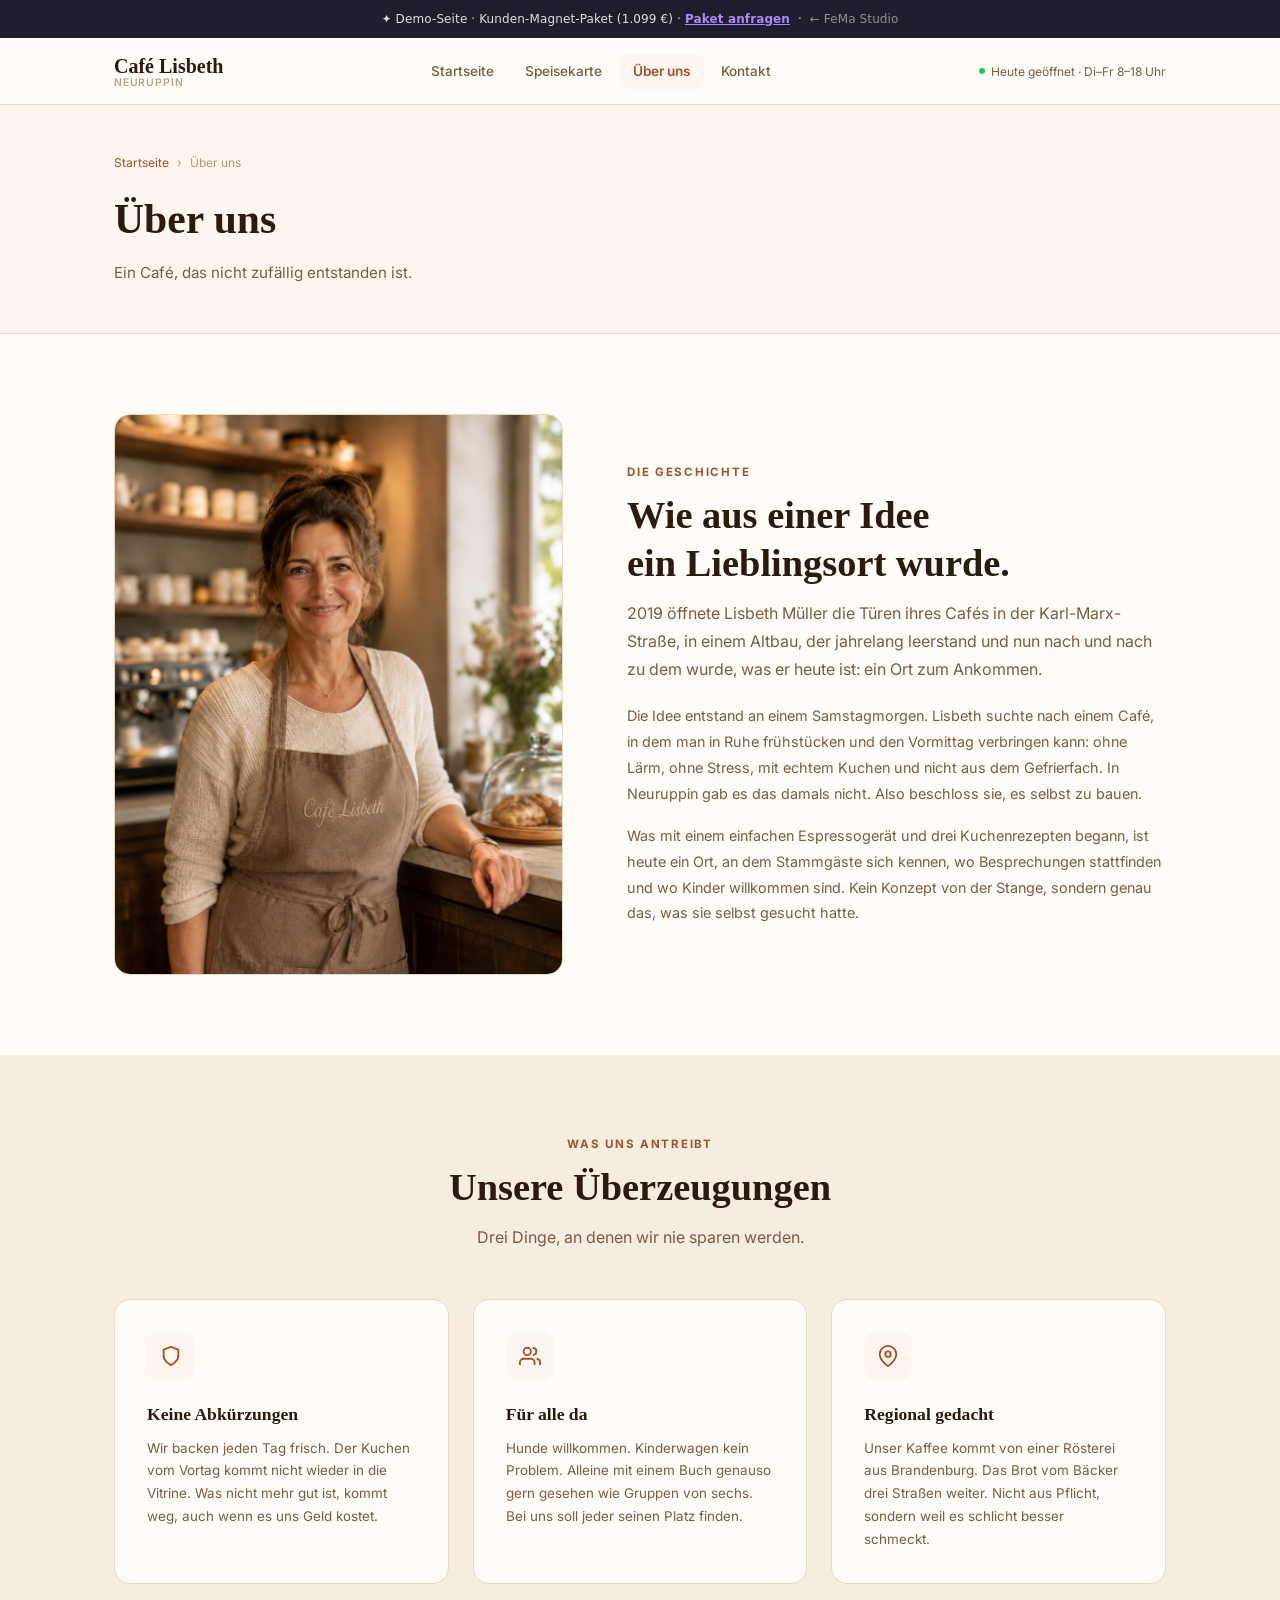
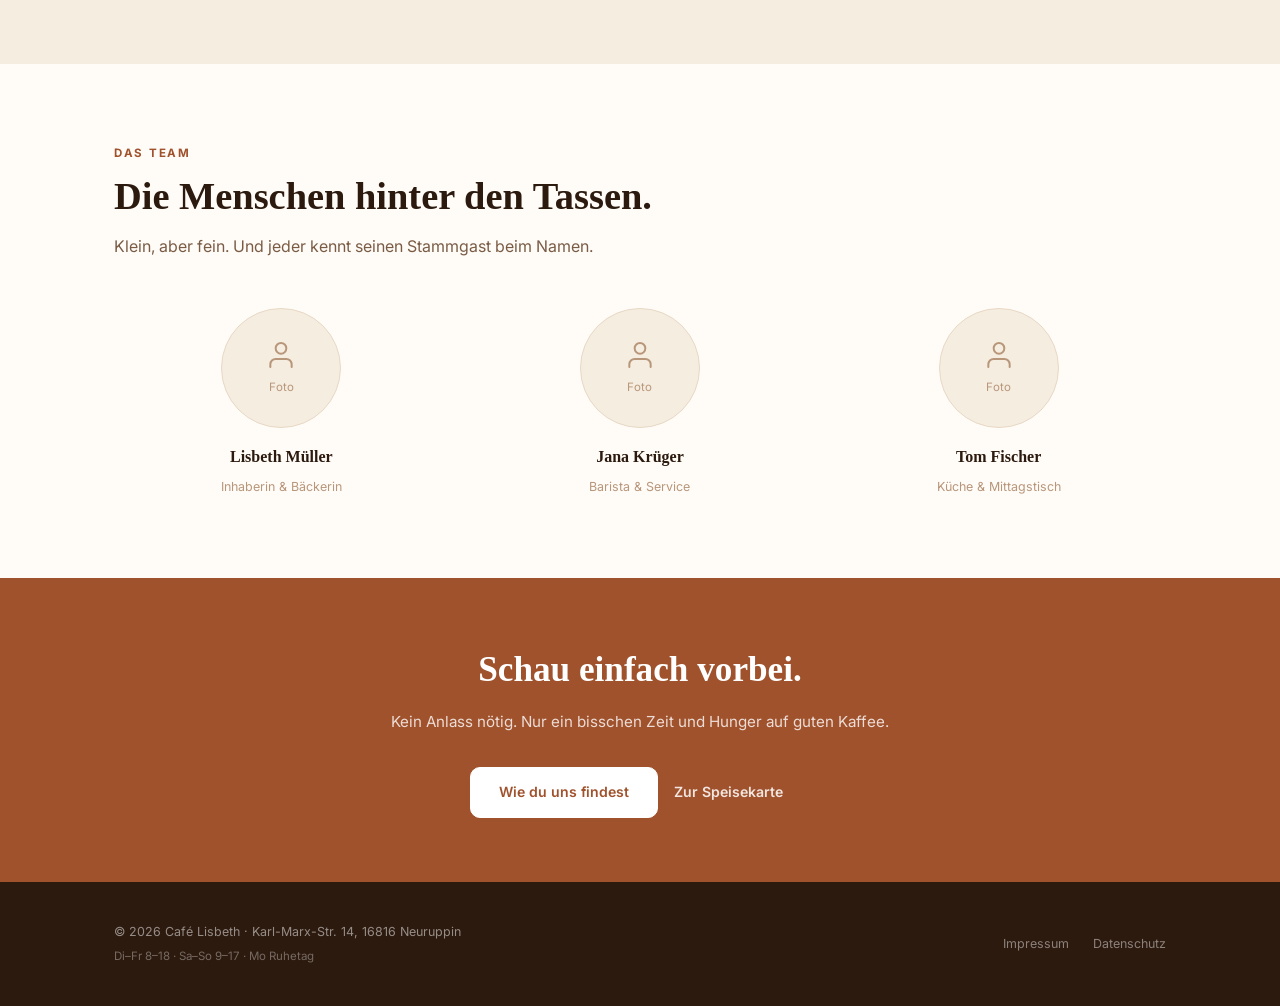
<file: demo-kunden-magnet-cafe/ueber-uns.html>
<!DOCTYPE html>
<html lang="de">
<head>
  <meta charset="UTF-8" />
  <meta name="viewport" content="width=device-width, initial-scale=1.0" />
  <title>Über uns — Café Lisbeth Neuruppin</title>
  <meta name="robots" content="noindex, nofollow" />
  <meta name="description" content="Die Geschichte von Café Lisbeth: Wie ein Herzensprojekt zu Neuruppins gemütlichstem Café wurde." />
  <link rel="canonical" href="https://fema-studio.de/demo-kunden-magnet-cafe/ueber-uns" />
  <base href="/demo-kunden-magnet-cafe/" />
  <link rel="preconnect" href="https://fonts.bunny.net" />
  <link href="https://fonts.bunny.net/css?family=inter:400,500,600,700&family=playfair-display:400,400i,700,700i&display=swap" rel="stylesheet" />
  <link rel="stylesheet" href="css/style.css" />
</head>
<body>

  <div class="demo-banner">
    ✦ Demo-Seite · Kunden-Magnet-Paket (1.099 €) ·
    <a href="https://fema-studio.de/#preise" class="demo-banner-cta">Paket anfragen</a>
    &nbsp;·&nbsp;
    <a href="https://fema-studio.de" class="demo-banner-back">← FeMa Studio</a>
  </div>

  <!-- NAV ============================================ -->
  <header class="nav">
    <div class="nav-inner">
      <a href="index.html" class="nav-logo">
        Café Lisbeth
        <span>Neuruppin</span>
      </a>
      <nav class="nav-links">
        <a href="index.html">Startseite</a>
        <a href="karte.html">Speisekarte</a>
        <a href="ueber-uns.html" class="aktiv">Über uns</a>
        <a href="kontakt.html">Kontakt</a>
      </nav>
      <div class="nav-zeiten">
        <span class="nav-zeiten-dot"></span>
        Heute geöffnet · Di–Fr 8–18 Uhr
      </div>
      <button class="nav-hamburger" id="hamburger" aria-label="Menü öffnen">
        <span></span><span></span><span></span>
      </button>
    </div>
    <nav class="nav-mobile" id="navMobile">
      <a href="index.html">Startseite</a>
      <a href="karte.html">Speisekarte</a>
      <a href="ueber-uns.html" class="aktiv">Über uns</a>
      <a href="kontakt.html">Kontakt</a>
      <a href="kontakt.html" class="btn btn-primaer">Tisch reservieren</a>
    </nav>
  </header>

  <!-- HERO KOMPAKT =================================== -->
  <section class="hero-kompakt">
    <div class="container">
      <div class="breadcrumb">
        <a href="index.html">Startseite</a>
        <span class="breadcrumb-sep">›</span>
        <span>Über uns</span>
      </div>
      <h1>Über uns</h1>
      <p>Ein Café, das nicht zufällig entstanden ist.</p>
    </div>
  </section>

  <!-- GESCHICHTE ===================================== -->
  <section class="section">
    <div class="container">
      <div class="ueber-grid">
        <div class="ueber-bild">
          <img src="bilder/inhaberin.jpg" alt="Lisbeth Müller, Inhaberin Café Lisbeth Neuruppin" />
        </div>
        <div>
          <p class="section-label">Die Geschichte</p>
          <h2 class="section-titel">Wie aus einer Idee<br />ein Lieblingsort wurde.</h2>
          <p class="section-sub" style="max-width:100%;">
            2019 öffnete Lisbeth Müller die Türen ihres Cafés in der Karl-Marx-Straße, in einem Altbau, der jahrelang leerstand und nun nach und nach zu dem wurde, was er heute ist: ein Ort zum Ankommen.
          </p>
          <p style="font-size:0.9rem; color:var(--text-mittel); line-height:1.8; margin-top:1.25rem;">
            Die Idee entstand an einem Samstagmorgen. Lisbeth suchte nach einem Café, in dem man in Ruhe frühstücken und den Vormittag verbringen kann: ohne Lärm, ohne Stress, mit echtem Kuchen und nicht aus dem Gefrierfach. In Neuruppin gab es das damals nicht. Also beschloss sie, es selbst zu bauen.
          </p>
          <p style="font-size:0.9rem; color:var(--text-mittel); line-height:1.8; margin-top:1rem;">
            Was mit einem einfachen Espressogerät und drei Kuchenrezepten begann, ist heute ein Ort, an dem Stammgäste sich kennen, wo Besprechungen stattfinden und wo Kinder willkommen sind. Kein Konzept von der Stange, sondern genau das, was sie selbst gesucht hatte.
          </p>
        </div>
      </div>
    </div>
  </section>

  <!-- PHILOSOPHIE ==================================== -->
  <section class="section section-warm">
    <div class="container">
      <div class="section-kopf" style="text-align:center; max-width:620px; margin:0 auto 3rem;">
        <p class="section-label">Was uns antreibt</p>
        <h2 class="section-titel">Unsere Überzeugungen</h2>
        <p class="section-sub" style="margin:0 auto;">Drei Dinge, an denen wir nie sparen werden.</p>
      </div>
      <div style="display:grid; grid-template-columns:repeat(auto-fit,minmax(280px,1fr)); gap:1.5rem;">

        <div style="background:var(--hintergrund);border:1px solid var(--rahmen);border-radius:var(--radius-lg);padding:2rem;">
          <div style="width:48px;height:48px;background:var(--akzent-hell);border-radius:12px;display:flex;align-items:center;justify-content:center;color:var(--akzent);margin-bottom:1.25rem;">
            <svg xmlns="http://www.w3.org/2000/svg" width="22" height="22" viewBox="0 0 24 24" fill="none" stroke="currentColor" stroke-width="2" stroke-linecap="round" stroke-linejoin="round"><path d="M12 22s8-4 8-10V5l-8-3-8 3v7c0 6 8 10 8 10z"/></svg>
          </div>
          <h3 style="font-family:'Playfair Display',serif;font-size:1.1rem;font-weight:700;margin-bottom:0.5rem;">Keine Abkürzungen</h3>
          <p style="font-size:0.84rem;color:var(--text-mittel);line-height:1.7;">Wir backen jeden Tag frisch. Der Kuchen vom Vortag kommt nicht wieder in die Vitrine. Was nicht mehr gut ist, kommt weg, auch wenn es uns Geld kostet.</p>
        </div>

        <div style="background:var(--hintergrund);border:1px solid var(--rahmen);border-radius:var(--radius-lg);padding:2rem;">
          <div style="width:48px;height:48px;background:var(--akzent-hell);border-radius:12px;display:flex;align-items:center;justify-content:center;color:var(--akzent);margin-bottom:1.25rem;">
            <svg xmlns="http://www.w3.org/2000/svg" width="22" height="22" viewBox="0 0 24 24" fill="none" stroke="currentColor" stroke-width="2" stroke-linecap="round" stroke-linejoin="round"><path d="M17 21v-2a4 4 0 0 0-4-4H5a4 4 0 0 0-4 4v2"/><circle cx="9" cy="7" r="4"/><path d="M23 21v-2a4 4 0 0 0-3-3.87"/><path d="M16 3.13a4 4 0 0 1 0 7.75"/></svg>
          </div>
          <h3 style="font-family:'Playfair Display',serif;font-size:1.1rem;font-weight:700;margin-bottom:0.5rem;">Für alle da</h3>
          <p style="font-size:0.84rem;color:var(--text-mittel);line-height:1.7;">Hunde willkommen. Kinderwagen kein Problem. Alleine mit einem Buch genauso gern gesehen wie Gruppen von sechs. Bei uns soll jeder seinen Platz finden.</p>
        </div>

        <div style="background:var(--hintergrund);border:1px solid var(--rahmen);border-radius:var(--radius-lg);padding:2rem;">
          <div style="width:48px;height:48px;background:var(--akzent-hell);border-radius:12px;display:flex;align-items:center;justify-content:center;color:var(--akzent);margin-bottom:1.25rem;">
            <svg xmlns="http://www.w3.org/2000/svg" width="22" height="22" viewBox="0 0 24 24" fill="none" stroke="currentColor" stroke-width="2" stroke-linecap="round" stroke-linejoin="round"><path d="M21 10c0 7-9 13-9 13s-9-6-9-13a9 9 0 0 1 18 0z"/><circle cx="12" cy="10" r="3"/></svg>
          </div>
          <h3 style="font-family:'Playfair Display',serif;font-size:1.1rem;font-weight:700;margin-bottom:0.5rem;">Regional gedacht</h3>
          <p style="font-size:0.84rem;color:var(--text-mittel);line-height:1.7;">Unser Kaffee kommt von einer Rösterei aus Brandenburg. Das Brot vom Bäcker drei Straßen weiter. Nicht aus Pflicht, sondern weil es schlicht besser schmeckt.</p>
        </div>

      </div>
    </div>
  </section>

  <!-- TEAM =========================================== -->
  <section class="section">
    <div class="container">
      <div class="section-kopf">
        <p class="section-label">Das Team</p>
        <h2 class="section-titel">Die Menschen hinter den Tassen.</h2>
        <p class="section-sub">Klein, aber fein. Und jeder kennt seinen Stammgast beim Namen.</p>
      </div>
      <div style="display:grid;grid-template-columns:repeat(auto-fit,minmax(240px,1fr));gap:1.5rem;">

        <div style="text-align:center;">
          <div style="width:120px;height:120px;border-radius:50%;background:var(--karte);border:1px solid var(--rahmen);margin:0 auto 1rem;display:flex;align-items:center;justify-content:center;color:var(--text-hell);flex-direction:column;gap:0.4rem;font-size:0.72rem;">
            <svg xmlns="http://www.w3.org/2000/svg" width="32" height="32" viewBox="0 0 24 24" fill="none" stroke="currentColor" stroke-width="1.5" stroke-linecap="round" stroke-linejoin="round"><path d="M20 21v-2a4 4 0 0 0-4-4H8a4 4 0 0 0-4 4v2"/><circle cx="12" cy="7" r="4"/></svg>
            Foto
          </div>
          <strong style="font-family:'Playfair Display',serif;font-size:1rem;display:block;margin-bottom:0.2rem;">Lisbeth Müller</strong>
          <span style="font-size:0.78rem;color:var(--text-hell);">Inhaberin &amp; Bäckerin</span>
        </div>

        <div style="text-align:center;">
          <div style="width:120px;height:120px;border-radius:50%;background:var(--karte);border:1px solid var(--rahmen);margin:0 auto 1rem;display:flex;align-items:center;justify-content:center;color:var(--text-hell);flex-direction:column;gap:0.4rem;font-size:0.72rem;">
            <svg xmlns="http://www.w3.org/2000/svg" width="32" height="32" viewBox="0 0 24 24" fill="none" stroke="currentColor" stroke-width="1.5" stroke-linecap="round" stroke-linejoin="round"><path d="M20 21v-2a4 4 0 0 0-4-4H8a4 4 0 0 0-4 4v2"/><circle cx="12" cy="7" r="4"/></svg>
            Foto
          </div>
          <strong style="font-family:'Playfair Display',serif;font-size:1rem;display:block;margin-bottom:0.2rem;">Jana Krüger</strong>
          <span style="font-size:0.78rem;color:var(--text-hell);">Barista &amp; Service</span>
        </div>

        <div style="text-align:center;">
          <div style="width:120px;height:120px;border-radius:50%;background:var(--karte);border:1px solid var(--rahmen);margin:0 auto 1rem;display:flex;align-items:center;justify-content:center;color:var(--text-hell);flex-direction:column;gap:0.4rem;font-size:0.72rem;">
            <svg xmlns="http://www.w3.org/2000/svg" width="32" height="32" viewBox="0 0 24 24" fill="none" stroke="currentColor" stroke-width="1.5" stroke-linecap="round" stroke-linejoin="round"><path d="M20 21v-2a4 4 0 0 0-4-4H8a4 4 0 0 0-4 4v2"/><circle cx="12" cy="7" r="4"/></svg>
            Foto
          </div>
          <strong style="font-family:'Playfair Display',serif;font-size:1rem;display:block;margin-bottom:0.2rem;">Tom Fischer</strong>
          <span style="font-size:0.78rem;color:var(--text-hell);">Küche &amp; Mittagstisch</span>
        </div>

      </div>
    </div>
  </section>

  <!-- CTA BANNER ===================================== -->
  <section class="cta-banner">
    <div class="container">
      <h2>Schau einfach vorbei.</h2>
      <p>Kein Anlass nötig. Nur ein bisschen Zeit und Hunger auf guten Kaffee.</p>
      <div style="display:flex;gap:1rem;justify-content:center;flex-wrap:wrap;">
        <a href="kontakt.html" class="btn btn-sekundaer">Wie du uns findest</a>
        <a href="karte.html" class="btn btn-ghost">Zur Speisekarte</a>
      </div>
    </div>
  </section>

  <!-- FOOTER ========================================= -->
  <footer>
    <div class="footer-inner">
      <div>
        <span>© <span id="jahr"></span> Café Lisbeth · Karl-Marx-Str. 14, 16816 Neuruppin</span>
        <div class="footer-zeiten" style="margin-top:0.3rem;">Di–Fr 8–18 · Sa–So 9–17 · Mo Ruhetag</div>
      </div>
      <div class="footer-links">
        <a href="impressum.html">Impressum</a>
        <a href="datenschutz.html">Datenschutz</a>
      </div>
    </div>
  </footer>

  <script>
    document.getElementById('jahr').textContent = new Date().getFullYear();
    const hamburger = document.getElementById('hamburger');
    const navMobile = document.getElementById('navMobile');
    hamburger.addEventListener('click', () => navMobile.classList.toggle('offen'));
  </script>

</body>
</html>
</file>
<file: demo-kunden-magnet-cafe/css/style.css>
/*
=================================================================
  FEMA STUDIO — KUNDEN-MAGNET CAFÉ DEMO
  Café Lisbeth — Gemütliches Wohnzimmer-Café

  Farbanpassung: nur diese 3 Werte ändern
  --akzent:       #a0522d (Sienna / Kaffeebraun)
  --akzent-hover: #8b4513 (Saddlebrown)
  --akzent-hell:  #fdf6ee (Warmes Creme)
=================================================================
*/

:root {
  --akzent:       #a0522d;
  --akzent-hover: #8b4513;
  --akzent-hell:  #fdf6ee;

  --text:         #2c1a0e;
  --text-mittel:  #7a5c45;
  --text-hell:    #b8967a;
  --hintergrund:  #fffcf8;
  --karte:        #f5ede0;
  --rahmen:       #e8d8c4;
  --radius:       10px;
  --radius-lg:    16px;
  --schatten:     0 1px 3px rgba(44,26,14,0.08), 0 4px 16px rgba(44,26,14,0.06);
  --schatten-lg:  0 4px 6px rgba(44,26,14,0.05), 0 10px 40px rgba(44,26,14,0.1);
}

/* ── DEMO-BANNER ─────────────────────────────────────── */
.demo-banner {
  background: #1e1e2e;
  color: rgba(255,255,255,0.85);
  text-align: center;
  padding: 0.6rem 1rem;
  font-size: 0.75rem;
  font-family: system-ui, sans-serif;
  letter-spacing: 0.01em;
}
.demo-banner-cta {
  color: #a78bfa;
  text-decoration: underline;
  font-weight: 600;
}
.demo-banner-back {
  color: rgba(255,255,255,0.5);
  text-decoration: none;
}

/* ── RESET ──────────────────────────────────────────── */
*, *::before, *::after { box-sizing: border-box; margin: 0; padding: 0; }
html { scroll-behavior: smooth; }
body {
  font-family: 'Inter', system-ui, sans-serif;
  background: var(--hintergrund);
  color: var(--text);
  line-height: 1.6;
  -webkit-font-smoothing: antialiased;
}
img { max-width: 100%; height: auto; display: block; }
a { color: inherit; text-decoration: none; }
ul { list-style: none; }

/* ── TYPOGRAPHIE ─────────────────────────────────────── */
.serif { font-family: 'Playfair Display', Georgia, serif; }

/* ── LAYOUT ──────────────────────────────────────────── */
.container { max-width: 1100px; margin: 0 auto; padding: 0 1.5rem; }
.section { padding: 5rem 0; }
.section-warm { background: var(--karte); }

.section-kopf { margin-bottom: 3rem; }
.section-label {
  font-size: 0.72rem;
  font-weight: 700;
  letter-spacing: 0.15em;
  text-transform: uppercase;
  color: var(--akzent);
  margin-bottom: 0.6rem;
}
.section-titel {
  font-family: 'Playfair Display', Georgia, serif;
  font-size: clamp(1.6rem, 4vw, 2.4rem);
  font-weight: 700;
  line-height: 1.25;
  margin-bottom: 0.75rem;
  color: var(--text);
}
.section-sub {
  font-size: 1rem;
  color: var(--text-mittel);
  max-width: 540px;
  line-height: 1.75;
}

/* ── BUTTONS ──────────────────────────────────────────── */
.btn {
  display: inline-flex;
  align-items: center;
  gap: 0.5rem;
  font-size: 0.88rem;
  font-weight: 600;
  padding: 0.85rem 1.75rem;
  border-radius: var(--radius);
  border: none;
  cursor: pointer;
  transition: background 0.2s, border-color 0.2s, color 0.2s, transform 0.15s;
}
.btn:hover { transform: translateY(-1px); }
.btn-primaer { background: var(--akzent); color: #fff; }
.btn-primaer:hover { background: var(--akzent-hover); }
.btn-sekundaer {
  background: #fff;
  color: var(--text);
  border: 1.5px solid var(--rahmen);
}
.btn-sekundaer:hover { border-color: var(--akzent); color: var(--akzent); }
.btn-ghost {
  background: transparent;
  color: var(--akzent);
  padding-left: 0;
  font-weight: 600;
}
.btn-ghost:hover { gap: 0.75rem; transform: none; }

/* ── NAVIGATION ──────────────────────────────────────── */
.nav {
  position: sticky;
  top: 0;
  z-index: 100;
  background: rgba(255,252,248,0.96);
  -webkit-backdrop-filter: blur(10px);
  backdrop-filter: blur(10px);
  border-bottom: 1px solid var(--rahmen);
}
.nav-inner {
  display: flex;
  align-items: center;
  justify-content: space-between;
  height: 66px;
  max-width: 1100px;
  margin: 0 auto;
  padding: 0 1.5rem;
  gap: 2rem;
}
.nav-logo {
  font-family: 'Playfair Display', Georgia, serif;
  font-size: 1.25rem;
  font-weight: 700;
  flex-shrink: 0;
  color: var(--text);
  line-height: 1.1;
}
.nav-logo span {
  display: block;
  font-family: 'Inter', system-ui, sans-serif;
  font-size: 0.65rem;
  font-weight: 500;
  letter-spacing: 0.08em;
  color: var(--text-hell);
  text-transform: uppercase;
}
.nav-links {
  display: flex;
  align-items: center;
  gap: 0.25rem;
  flex: 1;
  justify-content: center;
}
.nav-links a {
  font-size: 0.85rem;
  font-weight: 500;
  color: var(--text-mittel);
  padding: 0.4rem 0.85rem;
  border-radius: 8px;
  transition: color 0.2s, background 0.2s;
}
.nav-links a:hover { color: var(--text); background: var(--karte); }
.nav-links a.aktiv { color: var(--akzent); font-weight: 600; background: var(--akzent-hell); }
.nav-zeiten {
  flex-shrink: 0;
  font-size: 0.75rem;
  color: var(--text-mittel);
  display: flex;
  align-items: center;
  gap: 0.4rem;
}
.nav-zeiten-dot {
  width: 6px; height: 6px;
  border-radius: 50%;
  background: #22c55e;
  flex-shrink: 0;
}

/* Mobile Nav */
.nav-hamburger {
  display: none;
  flex-direction: column;
  gap: 5px;
  cursor: pointer;
  padding: 8px;
  background: none;
  border: none;
  border-radius: 8px;
  transition: background 0.18s;
}
.nav-hamburger:hover { background: var(--karte); }
.nav-hamburger span {
  display: block;
  width: 22px;
  height: 2px;
  background: var(--text);
  border-radius: 2px;
  transition: transform 0.2s, opacity 0.2s;
}
.nav-mobile {
  display: none;
  flex-direction: column;
  padding: 1rem 1.25rem 1.25rem;
  border-top: 1px solid var(--rahmen);
  gap: 0.2rem;
  background: var(--hintergrund);
}
.nav-mobile.offen { display: flex; }
.nav-mobile a:not(.btn) {
  font-size: 0.92rem;
  font-weight: 500;
  color: var(--text);
  padding: 0.6rem 0.75rem;
  border-radius: 8px;
  transition: background 0.15s, color 0.15s;
}
.nav-mobile a:not(.btn):hover { background: var(--karte); }
.nav-mobile a.aktiv { color: var(--akzent); background: var(--akzent-hell); font-weight: 600; }
.nav-mobile .btn {
  width: 100%;
  justify-content: center;
  margin-top: 0.6rem;
  padding: 0.72rem 1.2rem;
  font-size: 0.87rem;
}

/* ── HERO STARTSEITE ─────────────────────────────────── */
.hero-cafe {
  padding: 5rem 0 4.5rem;
  background:
    linear-gradient(
      105deg,
      rgba(253,246,238,0.97) 0%,
      rgba(253,246,238,0.92) 36%,
      rgba(253,246,238,0.28) 62%,
      rgba(253,246,238,0.04) 82%
    ),
    url('../bilder/cafelisbethhero.jpg') center / cover no-repeat;
  position: relative;
  overflow: hidden;
  min-height: 580px;
  display: flex;
  align-items: center;
}
.hero-cafe::before {
  display: none;
}
.hero-cafe-inner {
  max-width: 1100px;
  margin: 0 auto;
  padding: 0 1.5rem;
  width: 100%;
}
.hero-cafe-inner > div:first-child {
  max-width: 560px;
}
.hero-cafe-label {
  display: inline-flex;
  align-items: center;
  gap: 0.5rem;
  background: rgba(160,82,45,0.1);
  border: 1px solid rgba(160,82,45,0.2);
  color: var(--akzent);
  font-size: 0.7rem;
  font-weight: 700;
  letter-spacing: 0.12em;
  text-transform: uppercase;
  padding: 0.3rem 0.85rem;
  border-radius: 100px;
  margin-bottom: 1.25rem;
}
.hero-cafe-label::before {
  content: '';
  width: 6px; height: 6px;
  border-radius: 50%;
  background: var(--akzent);
}
.hero-cafe h1 {
  font-family: 'Playfair Display', Georgia, serif;
  font-size: clamp(2.2rem, 5vw, 3.4rem);
  font-weight: 700;
  line-height: 1.2;
  margin-bottom: 1rem;
  color: var(--text);
}
.hero-cafe h1 em {
  font-style: italic;
  color: var(--akzent);
}
.hero-sub {
  font-size: 1rem;
  color: var(--text-mittel);
  line-height: 1.75;
  margin-bottom: 2rem;
  max-width: 420px;
}
.hero-buttons { display: flex; flex-wrap: wrap; gap: 0.75rem; margin-bottom: 2.25rem; }

/* Öffnungszeiten-Box im Hero */
.hero-zeiten-box {
  background: #fff;
  border: 1px solid var(--rahmen);
  border-radius: var(--radius-lg);
  padding: 1.1rem 1.4rem;
  display: inline-flex;
  flex-direction: column;
  gap: 0.5rem;
  box-shadow: var(--schatten);
}
.hero-zeiten-titel {
  font-size: 0.7rem;
  font-weight: 700;
  letter-spacing: 0.1em;
  text-transform: uppercase;
  color: var(--text-hell);
  margin-bottom: 0.1rem;
}
.hero-zeiten-reihe {
  display: flex;
  align-items: center;
  gap: 0.75rem;
  font-size: 0.82rem;
}
.hero-zeiten-reihe .tag { color: var(--text-mittel); min-width: 90px; }
.hero-zeiten-reihe .zeit { color: var(--text); font-weight: 600; }
.hero-zeiten-sep { border: none; border-top: 1px dashed var(--rahmen); margin: 0.2rem 0; }

.hero-cafe-bild { display: none; }
.bild-platzhalter {
  width: 100%; height: 100%;
  display: flex; flex-direction: column;
  align-items: center; justify-content: center;
  gap: 0.75rem;
  color: var(--text-hell);
  font-size: 0.82rem;
}

/* ── ATMOSPHÄRE-CLAIMS ───────────────────────────────── */
.claims-reihe {
  display: grid;
  grid-template-columns: repeat(3, 1fr);
  gap: 1px;
  background: var(--rahmen);
  border: 1px solid var(--rahmen);
  border-radius: var(--radius-lg);
  overflow: hidden;
}
.claim {
  background: var(--hintergrund);
  padding: 1.75rem 1.5rem;
  display: flex;
  align-items: flex-start;
  gap: 1rem;
}
.claim-icon {
  width: 42px; height: 42px;
  background: var(--akzent-hell);
  border-radius: 10px;
  display: flex; align-items: center; justify-content: center;
  flex-shrink: 0;
  color: var(--akzent);
}
.claim-text strong {
  display: block;
  font-size: 0.9rem;
  font-weight: 700;
  color: var(--text);
  margin-bottom: 0.2rem;
}
.claim-text span { font-size: 0.78rem; color: var(--text-mittel); }

/* ── KARTE-KATEGORIEN (ersetzt Leistungs-Grid) ───────── */
.karte-grid {
  display: grid;
  grid-template-columns: repeat(3, 1fr);
  gap: 1.25rem;
}
.karte-kachel {
  border-radius: var(--radius-lg);
  overflow: hidden;
  border: 1px solid var(--rahmen);
  transition: box-shadow 0.2s, transform 0.2s;
  background: var(--hintergrund);
}
.karte-kachel:hover {
  box-shadow: var(--schatten-lg);
  transform: translateY(-3px);
}
.karte-kachel-bild {
  aspect-ratio: 4/3;
  background: var(--karte);
  display: flex; align-items: center; justify-content: center;
  color: var(--text-hell);
  font-size: 0.78rem;
  flex-direction: column;
  gap: 0.5rem;
  position: relative;
  overflow: hidden;
}
.karte-kachel-bild img { width: 100%; height: 100%; object-fit: cover; }
.karte-kachel-body { padding: 1.25rem 1.4rem 1.5rem; }
.karte-kachel-body h3 {
  font-family: 'Playfair Display', Georgia, serif;
  font-size: 1.1rem;
  font-weight: 700;
  color: var(--text);
  margin-bottom: 0.4rem;
}
.karte-kachel-body p { font-size: 0.82rem; color: var(--text-mittel); line-height: 1.65; }
.karte-kachel-body .preis {
  display: inline-block;
  margin-top: 0.75rem;
  font-size: 0.8rem;
  font-weight: 600;
  color: var(--akzent);
  background: var(--akzent-hell);
  padding: 0.2rem 0.65rem;
  border-radius: 100px;
}

/* ── EMPFEHLUNG ──────────────────────────────────────── */
.empfehlung {
  display: grid;
  grid-template-columns: 1fr 1fr;
  gap: 3.5rem;
  align-items: center;
  background: var(--text);
  border-radius: var(--radius-lg);
  overflow: hidden;
  padding: 3rem 3.5rem;
  position: relative;
}
.empfehlung::before {
  content: '';
  position: absolute;
  right: -80px; bottom: -80px;
  width: 260px; height: 260px;
  border-radius: 50%;
  background: rgba(160,82,45,0.15);
}
.empfehlung-badge {
  display: inline-flex;
  align-items: center;
  gap: 0.4rem;
  background: rgba(160,82,45,0.25);
  color: #e8a87c;
  font-size: 0.68rem;
  font-weight: 700;
  letter-spacing: 0.12em;
  text-transform: uppercase;
  padding: 0.3rem 0.75rem;
  border-radius: 100px;
  margin-bottom: 1rem;
}
.empfehlung h2 {
  font-family: 'Playfair Display', Georgia, serif;
  font-size: clamp(1.4rem, 3vw, 2rem);
  font-weight: 700;
  color: #fff;
  margin-bottom: 0.75rem;
  line-height: 1.3;
}
.empfehlung p { color: rgba(255,255,255,0.7); font-size: 0.9rem; line-height: 1.75; margin-bottom: 1.5rem; }
.empfehlung .btn-sekundaer {
  background: rgba(255,255,255,0.1);
  border-color: rgba(255,255,255,0.25);
  color: #fff;
}
.empfehlung .btn-sekundaer:hover {
  background: rgba(255,255,255,0.2);
  border-color: rgba(255,255,255,0.4);
  color: #fff;
}
.empfehlung-bild {
  border-radius: var(--radius-lg);
  overflow: hidden;
  aspect-ratio: 1;
  background: rgba(255,255,255,0.05);
  border: 1px solid rgba(255,255,255,0.1);
  display: flex; align-items: center; justify-content: center;
  color: rgba(255,255,255,0.3);
  font-size: 0.78rem;
  flex-direction: column;
  gap: 0.5rem;
  position: relative;
  z-index: 1;
}
.empfehlung-bild img { width: 100%; height: 100%; object-fit: cover; }

/* ── ÜBER UNS ────────────────────────────────────────── */
.ueber-grid {
  display: grid;
  grid-template-columns: 1fr 1.2fr;
  gap: 4rem;
  align-items: center;
}
.ueber-bild {
  border-radius: var(--radius-lg);
  overflow: hidden;
  aspect-ratio: 4/5;
  background: var(--karte);
  border: 1px solid var(--rahmen);
  position: relative;
}
.ueber-bild img { width: 100%; height: 100%; object-fit: cover; }
.ueber-bild-platzhalter {
  width: 100%; height: 100%;
  display: flex; flex-direction: column;
  align-items: center; justify-content: center;
  gap: 0.75rem; color: var(--text-hell); font-size: 0.82rem;
}
.ueber-punkte { display: flex; flex-direction: column; gap: 0.85rem; margin-top: 1.75rem; }
.ueber-punkt {
  display: flex; align-items: flex-start;
  gap: 0.75rem; font-size: 0.88rem; color: var(--text-mittel);
  line-height: 1.6;
}
.ueber-punkt-icon {
  width: 22px; height: 22px;
  background: var(--akzent-hell);
  border-radius: 50%;
  display: flex; align-items: center; justify-content: center;
  flex-shrink: 0; margin-top: 2px; color: var(--akzent);
}

/* ── ÖFFNUNGSZEITEN (standalone section) ─────────────── */
.zeiten-layout {
  display: grid;
  grid-template-columns: 1fr 1fr;
  gap: 4rem;
  align-items: start;
}
.zeiten-tabelle { display: flex; flex-direction: column; gap: 0; margin-top: 1rem; }
.zeiten-zeile {
  display: flex;
  justify-content: space-between;
  align-items: center;
  padding: 0.9rem 0;
  border-bottom: 1px solid var(--rahmen);
  font-size: 0.88rem;
}
.zeiten-zeile:last-child { border-bottom: none; }
.zeiten-zeile .tag { color: var(--text-mittel); font-weight: 500; }
.zeiten-zeile .zeit { color: var(--text); font-weight: 600; }
.zeiten-zeile .geschlossen { color: var(--text-hell); }
.adresse-block { display: flex; flex-direction: column; gap: 1.25rem; margin-top: 1.5rem; }
.adresse-zeile {
  display: flex; align-items: flex-start;
  gap: 1rem; font-size: 0.88rem; color: var(--text-mittel);
}
.adresse-zeile-icon {
  width: 40px; height: 40px;
  background: var(--akzent-hell);
  border-radius: 10px;
  display: flex; align-items: center; justify-content: center;
  flex-shrink: 0; color: var(--akzent);
}
.adresse-zeile strong { display: block; color: var(--text); font-weight: 600; margin-bottom: 0.2rem; font-size: 0.82rem; }
.maps-container {
  border-radius: var(--radius-lg);
  overflow: hidden;
  border: 1px solid var(--rahmen);
  margin-top: 1.5rem;
  background: var(--karte);
  aspect-ratio: 16/9;
  display: flex; align-items: center; justify-content: center;
  color: var(--text-hell); font-size: 0.82rem; flex-direction: column; gap: 0.5rem;
}
.maps-container iframe { display: block; width: 100%; height: 100%; border: none; }

/* ── HERO KOMPAKT (Unterseiten) ──────────────────────── */
.hero-kompakt {
  padding: 3rem 0;
  background: var(--akzent-hell);
  border-bottom: 1px solid var(--rahmen);
}
.hero-kompakt .breadcrumb {
  display: flex;
  align-items: center;
  gap: 0.5rem;
  font-size: 0.75rem;
  color: var(--text-hell);
  margin-bottom: 0.85rem;
}
.hero-kompakt .breadcrumb a { color: var(--akzent); }
.hero-kompakt h1 {
  font-family: 'Playfair Display', Georgia, serif;
  font-size: clamp(1.6rem, 4vw, 2.6rem);
  font-weight: 700;
  margin-bottom: 0.5rem;
  color: var(--text);
}
.hero-kompakt p { color: var(--text-mittel); font-size: 0.95rem; }

/* ── SPEISEKARTE ─────────────────────────────────────── */
.karte-abschnitt { margin-bottom: 3.5rem; }
.karte-abschnitt:last-child { margin-bottom: 0; }
.karte-abschnitt-titel {
  font-family: 'Playfair Display', Georgia, serif;
  font-size: 1.4rem;
  font-weight: 700;
  color: var(--text);
  margin-bottom: 0.25rem;
  padding-bottom: 0.75rem;
  border-bottom: 1px solid var(--rahmen);
}
.karte-abschnitt-sub { font-size: 0.82rem; color: var(--text-hell); margin-bottom: 1.5rem; }
.menu-grid {
  display: grid;
  grid-template-columns: repeat(auto-fill, minmax(300px, 1fr));
  gap: 1rem;
}
.menu-item {
  background: var(--hintergrund);
  border: 1px solid var(--rahmen);
  border-radius: var(--radius-lg);
  padding: 1.25rem 1.4rem;
  display: flex;
  justify-content: space-between;
  align-items: flex-start;
  gap: 1rem;
  transition: border-color 0.2s;
}
.menu-item:hover { border-color: var(--akzent); }
.menu-item-info h4 { font-size: 0.92rem; font-weight: 600; color: var(--text); margin-bottom: 0.2rem; }
.menu-item-info p { font-size: 0.78rem; color: var(--text-mittel); line-height: 1.5; }
.menu-item-preis {
  font-size: 0.92rem;
  font-weight: 700;
  color: var(--akzent);
  flex-shrink: 0;
  white-space: nowrap;
}

/* ── KONTAKTFORMULAR ─────────────────────────────────── */
.kontakt-layout {
  display: grid;
  grid-template-columns: 1.1fr 0.9fr;
  gap: 4rem;
  align-items: start;
}
.formular { display: flex; flex-direction: column; gap: 1rem; }
.feld-gruppe {
  display: grid;
  grid-template-columns: 1fr 1fr;
  gap: 1rem;
}
.feld { display: flex; flex-direction: column; gap: 0.35rem; }
.feld label { font-size: 0.78rem; font-weight: 600; color: var(--text); }
.feld input,
.feld textarea,
.feld select {
  width: 100%;
  padding: 0.75rem 1rem;
  border: 1.5px solid var(--rahmen);
  border-radius: var(--radius);
  font-family: inherit;
  font-size: 0.88rem;
  color: var(--text);
  background: var(--hintergrund);
  transition: border-color 0.2s, box-shadow 0.2s;
  outline: none;
  appearance: none;
}
.feld input:focus,
.feld textarea:focus,
.feld select:focus {
  border-color: var(--akzent);
  box-shadow: 0 0 0 3px color-mix(in srgb, var(--akzent) 12%, transparent);
}
.feld textarea { resize: vertical; min-height: 130px; }
.formular-hinweis { font-size: 0.72rem; color: var(--text-hell); margin-top: -0.25rem; }
.formular-erfolg {
  display: none;
  padding: 1rem 1.25rem;
  background: #f0fdf4;
  border: 1px solid #86efac;
  border-radius: var(--radius);
  color: #16a34a;
  font-size: 0.88rem;
  font-weight: 500;
}
.kontakt-info { display: flex; flex-direction: column; gap: 1.25rem; }

/* ── CTA BANNER ──────────────────────────────────────── */
.cta-banner {
  background: var(--akzent);
  padding: 4rem 0;
  text-align: center;
}
.cta-banner h2 {
  font-family: 'Playfair Display', Georgia, serif;
  font-size: clamp(1.4rem, 3vw, 2.2rem);
  font-weight: 700;
  color: #fff;
  margin-bottom: 0.75rem;
}
.cta-banner p { color: rgba(255,255,255,0.8); margin-bottom: 2rem; font-size: 0.95rem; }
.cta-banner .btn-sekundaer { background: #fff; color: var(--akzent); border-color: #fff; }
.cta-banner .btn-ghost { color: rgba(255,255,255,0.85); }
.cta-banner .btn-ghost:hover { color: #fff; }

/* ── FOOTER ──────────────────────────────────────────── */
footer {
  background: var(--text);
  color: rgba(255,255,255,0.5);
  padding: 2.5rem 0;
  font-size: 0.78rem;
}
.footer-inner {
  max-width: 1100px;
  margin: 0 auto;
  padding: 0 1.5rem;
  display: flex;
  align-items: center;
  justify-content: space-between;
  flex-wrap: wrap;
  gap: 0.75rem;
}
.footer-links { display: flex; gap: 1.5rem; }
.footer-links a { color: rgba(255,255,255,0.45); transition: color 0.2s; }
.footer-links a:hover { color: #fff; }
.footer-zeiten {
  font-size: 0.72rem;
  color: rgba(255,255,255,0.35);
  margin-top: 0.3rem;
}

/* ── UTILITY ─────────────────────────────────────────── */
.section-claims { padding: 3rem 0; }
.karte-kachel-bild--kaffee     { background: #f0e6d3; }
.karte-kachel-bild--kuchen     { background: #f5e8d8; }
.karte-kachel-bild--fruehstueck { background: #ece0d0; }
.karte-grid-footer { margin-top: 2.25rem; }
.ueber-cta { margin-top: 1.75rem; }
.zeiten-hinweis { font-size: 0.78rem; color: var(--text-hell); margin-top: 1rem; }
.zeit-ruhetag { color: var(--text-hell); }
.link-akzent { color: var(--akzent); }
.cta-buttons { display: flex; gap: 1rem; justify-content: center; flex-wrap: wrap; }

/* ── RESPONSIVE ──────────────────────────────────────── */
@media (max-width: 900px) {
  .claims-reihe { grid-template-columns: 1fr; }
  .karte-grid { grid-template-columns: 1fr 1fr; }
  .empfehlung { grid-template-columns: 1fr; padding: 2.5rem; }
  .empfehlung-bild { aspect-ratio: 16/9; }
  .ueber-grid { grid-template-columns: 1fr; gap: 2rem; }
  .ueber-bild { aspect-ratio: 4/3; }
  .ueber-bild img { object-position: top center; }
  .zeiten-layout { grid-template-columns: 1fr; gap: 2.5rem; }
  .kontakt-layout { grid-template-columns: 1fr; gap: 2.5rem; }
}
@media (max-width: 768px) {
  .section { padding: 3rem 0; }
  .hero-cafe {
    padding: 2.5rem 0 2rem;
    min-height: 0;
    background: none;
    align-items: flex-start;
  }
  .hero-cafe::before {
    display: block;
    content: '';
    position: absolute;
    inset: 0;
    background: url('../bilder/cafelisbethhero.jpg') center 30% / cover no-repeat;
    filter: contrast(1.13) saturate(1.48) brightness(0.83) sepia(0.11);
    z-index: 0;
  }
  .hero-cafe::after {
    content: '';
    position: absolute;
    inset: 0;
    background: linear-gradient(
      to bottom,
      rgba(253,246,238,0.55) 0%,
      rgba(253,246,238,0.38) 55%,
      rgba(253,246,238,0.20) 100%
    );
    z-index: 1;
  }
  .hero-cafe-inner { position: relative; z-index: 2; }
  .hero-cafe-inner > div:first-child {
    max-width: 100%;
    padding: 1.75rem 1.5rem;
    background: linear-gradient(145deg, rgba(253,246,238,0.28) 0%, rgba(253,246,238,0.10) 100%);
    -webkit-backdrop-filter: blur(5px);
    backdrop-filter: blur(5px);
    border-radius: 14px;
    border: 1px solid rgba(253,246,238,0.18);
  }
  .hero-cafe .hero-sub { color: #3a2418; }
  .nav-links, .nav-zeiten { display: none; }
  .nav-hamburger { display: flex; }
  .feld-gruppe { grid-template-columns: 1fr; }
  .karte-grid { grid-template-columns: 1fr; }
  .section-claims { padding: 2.25rem 0; }
  .cta-banner { padding: 3rem 0; }
}
@media (max-width: 480px) {
  /* Hero */
  .hero-cafe { padding: 2rem 0 1.75rem; }
  .hero-cafe h1 { font-size: 1.85rem; line-height: 1.22; }
  .hero-sub { font-size: 0.9rem; margin-bottom: 1.25rem; }
  .hero-buttons { flex-direction: column; gap: 0.5rem; margin-bottom: 1.25rem; }
  .hero-buttons .btn { justify-content: center; }
  .hero-zeiten-box { padding: 0.85rem 1rem; display: flex; flex-direction: column; width: 100%; }
  .hero-zeiten-reihe { font-size: 0.8rem; gap: 0.5rem; }
  .hero-zeiten-reihe .tag { min-width: 80px; }

  /* Kompakt-Hero (Unterseiten) */
  .hero-kompakt { padding: 1.75rem 0; }

  /* Buttons global */
  .btn { padding: 0.68rem 1.2rem; font-size: 0.84rem; }

  /* Sections */
  .section { padding: 2.5rem 0; }
  .section-claims { padding: 1.75rem 0; }
  .cta-banner { padding: 2.5rem 0; }
  .cta-banner p { margin-bottom: 1.5rem; }
  .cta-banner .cta-buttons { gap: 0.6rem; }

  /* Claims */
  .claim { padding: 1.25rem 1rem; }

  /* Empfehlung */
  .empfehlung { padding: 1.75rem; gap: 1.5rem; }

  /* Karte */
  .karte-abschnitt { margin-bottom: 2.5rem; }

  /* Footer */
  .footer-inner { flex-direction: column; text-align: center; }
}
@media (prefers-reduced-motion: reduce) {
  * { transition: none !important; }
  html { scroll-behavior: auto; }
}
</file>
